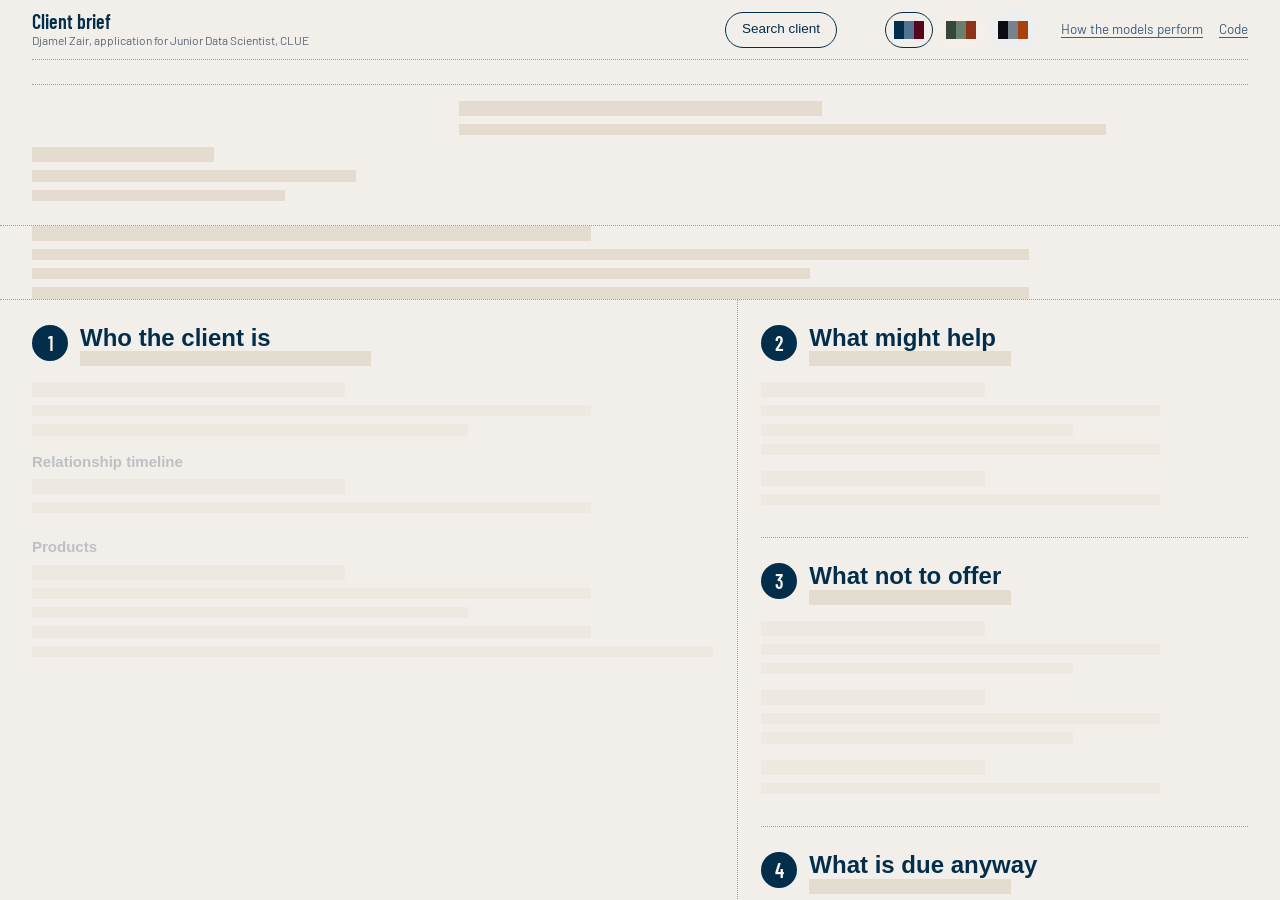
<file: index.html>
<!doctype html><html lang="en-GB"><head><meta charset="utf-8"><meta name="viewport" content="width=device-width, initial-scale=1">
<title>Client Meeting Brief</title><meta http-equiv="refresh" content="0; url=docs/brief/explore/atlas/"><link rel="canonical" href="docs/brief/explore/atlas/">
<style>body{font:16px/1.5 system-ui,sans-serif;margin:40px;color:#17242b;background:#fff}a{color:#1F4E5F}</style></head>
<body><p>Opening the client meeting brief. <a href="docs/brief/explore/atlas/">Open it here</a>.</p></body></html>
</file>
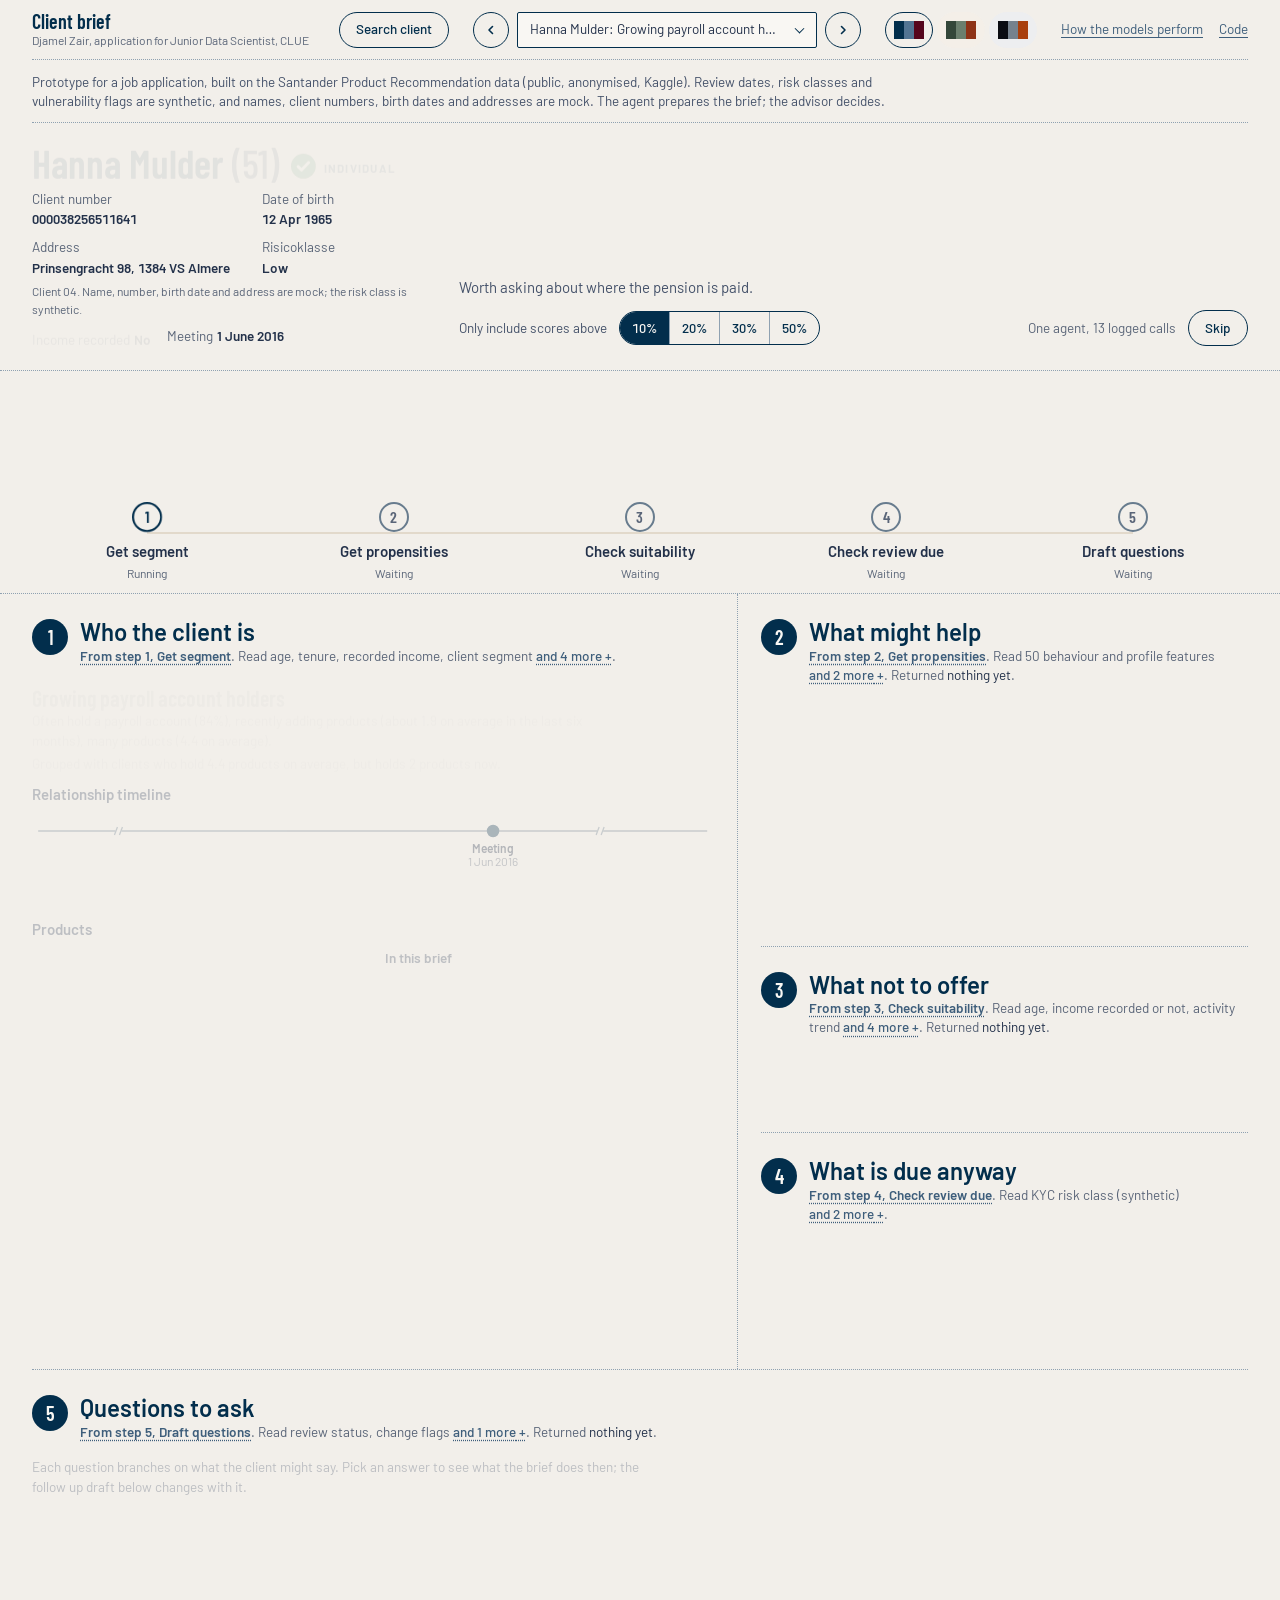
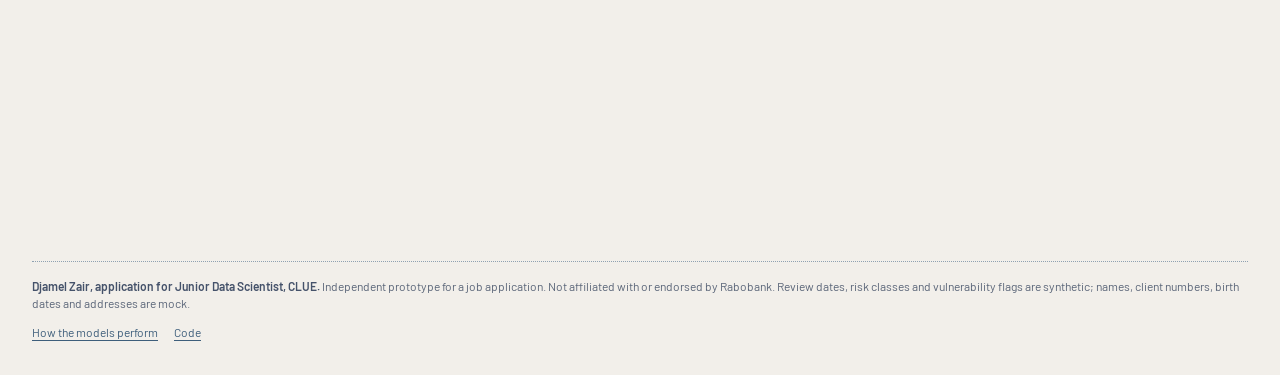
<file: docs/index.html>
<!doctype html><html lang="en-GB"><head><meta charset="utf-8"><meta name="viewport" content="width=device-width, initial-scale=1">
<title>Client Meeting Brief</title><meta http-equiv="refresh" content="0; url=brief/"><link rel="canonical" href="brief/">
<style>body{font:16px/1.5 system-ui,sans-serif;margin:40px;color:#17242b;background:#fff}a{color:#1F4E5F}</style></head>
<body><p>The brief has moved. <a href="brief/">Open the client meeting brief</a>.</p></body></html>
</file>
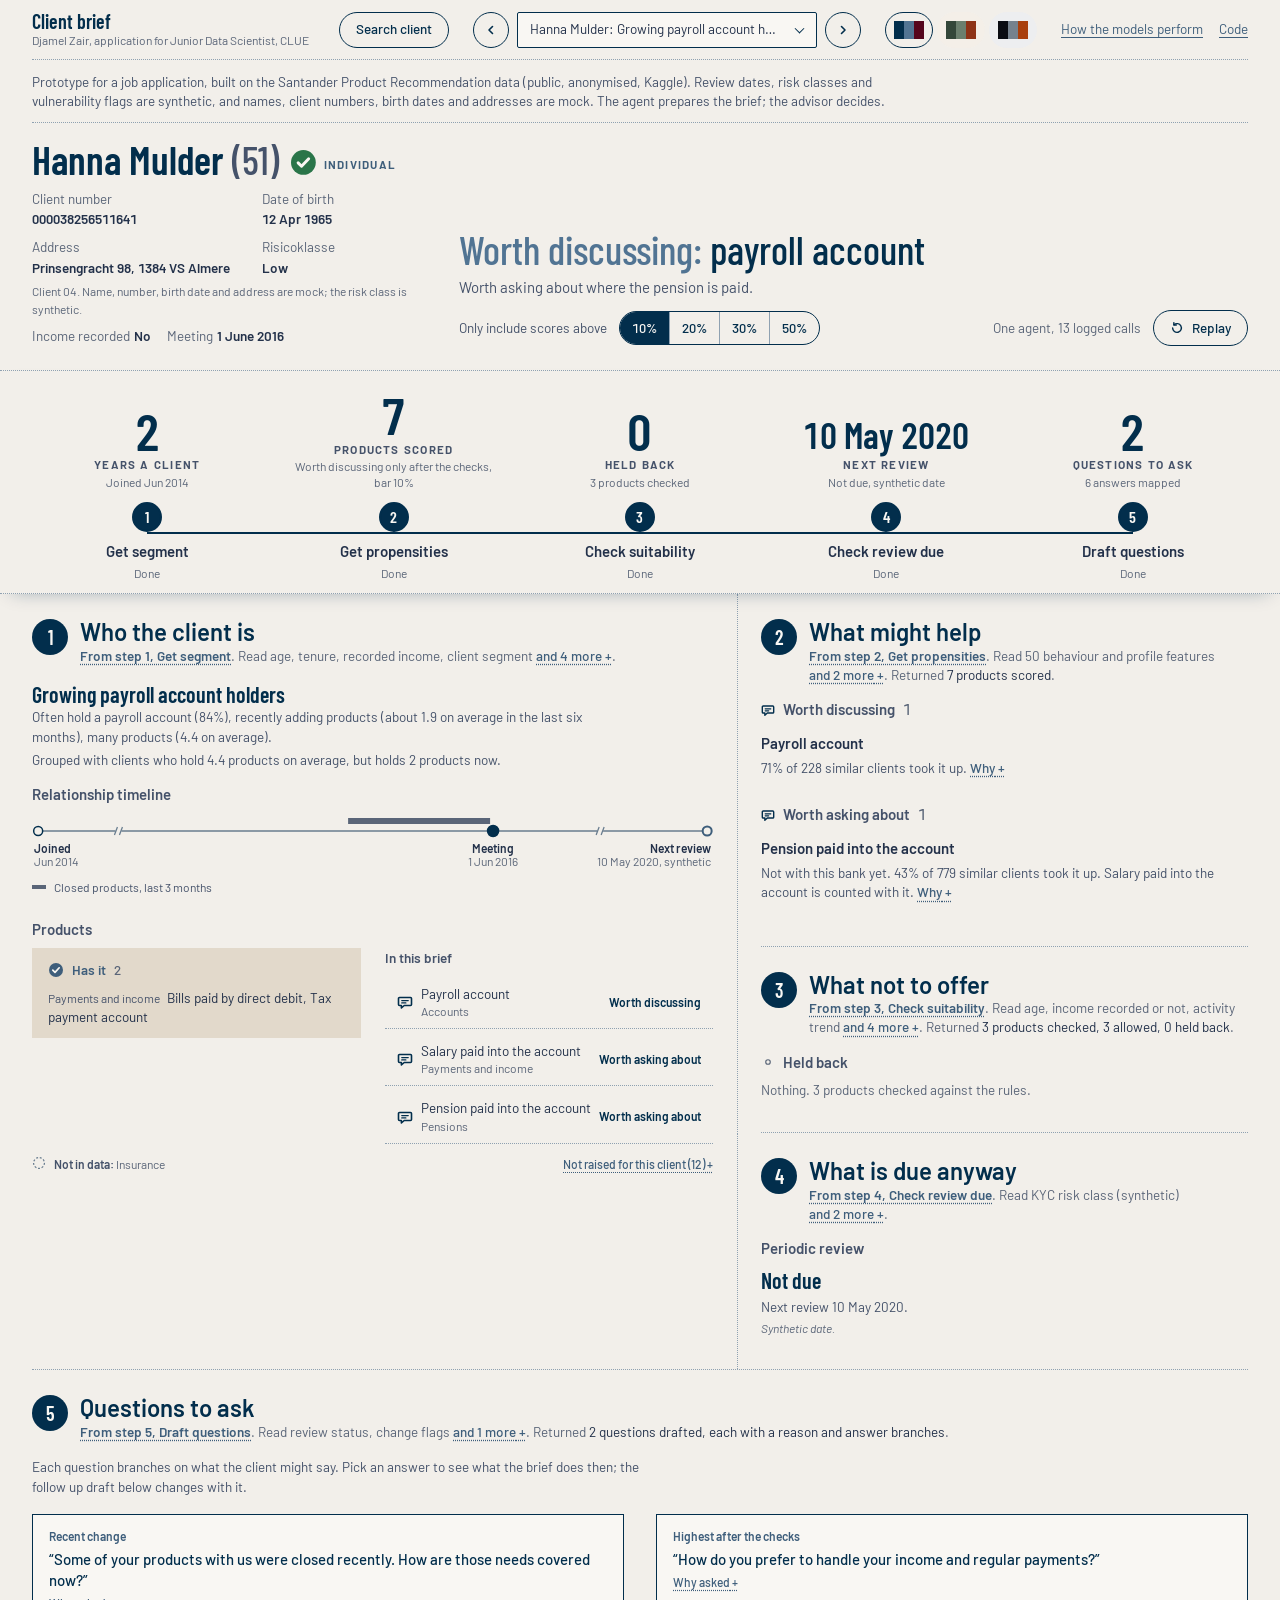
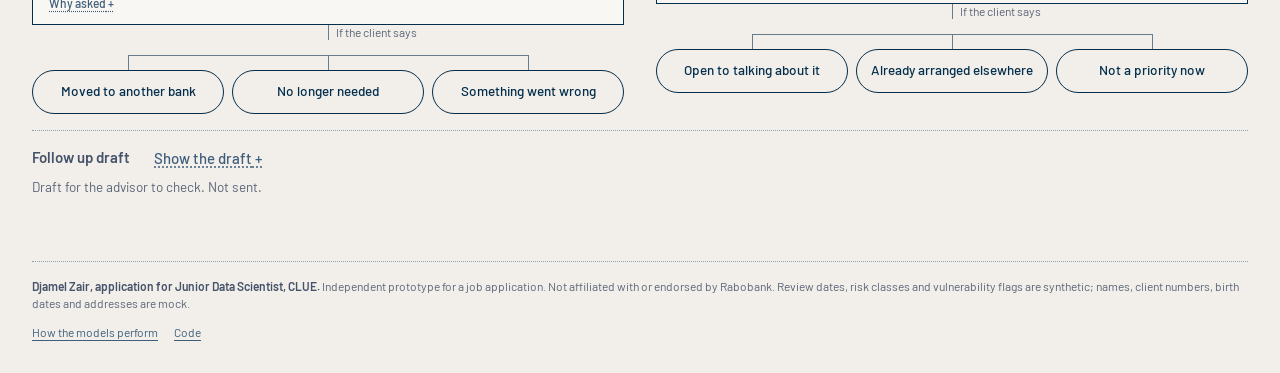
<file: docs/brief/index.html>
<!doctype html><html lang="en-GB"><head><meta charset="utf-8"><meta name="viewport" content="width=device-width, initial-scale=1">
<title>Client Meeting Brief</title>
<!-- the brief now lives in the atlas version. the script keeps the #client-NN part of the link, which a meta refresh drops;
     the old ?scheme= is left behind because the atlas has its own palettes. the earlier brief is kept at classic.html -->
<script>location.replace("explore/atlas/" + location.hash);</script>
<meta http-equiv="refresh" content="0; url=explore/atlas/"><link rel="canonical" href="explore/atlas/">
</head>
<body><p>The brief has moved. <a href="explore/atlas/">Open the client meeting brief</a>.</p></body></html>
</file>
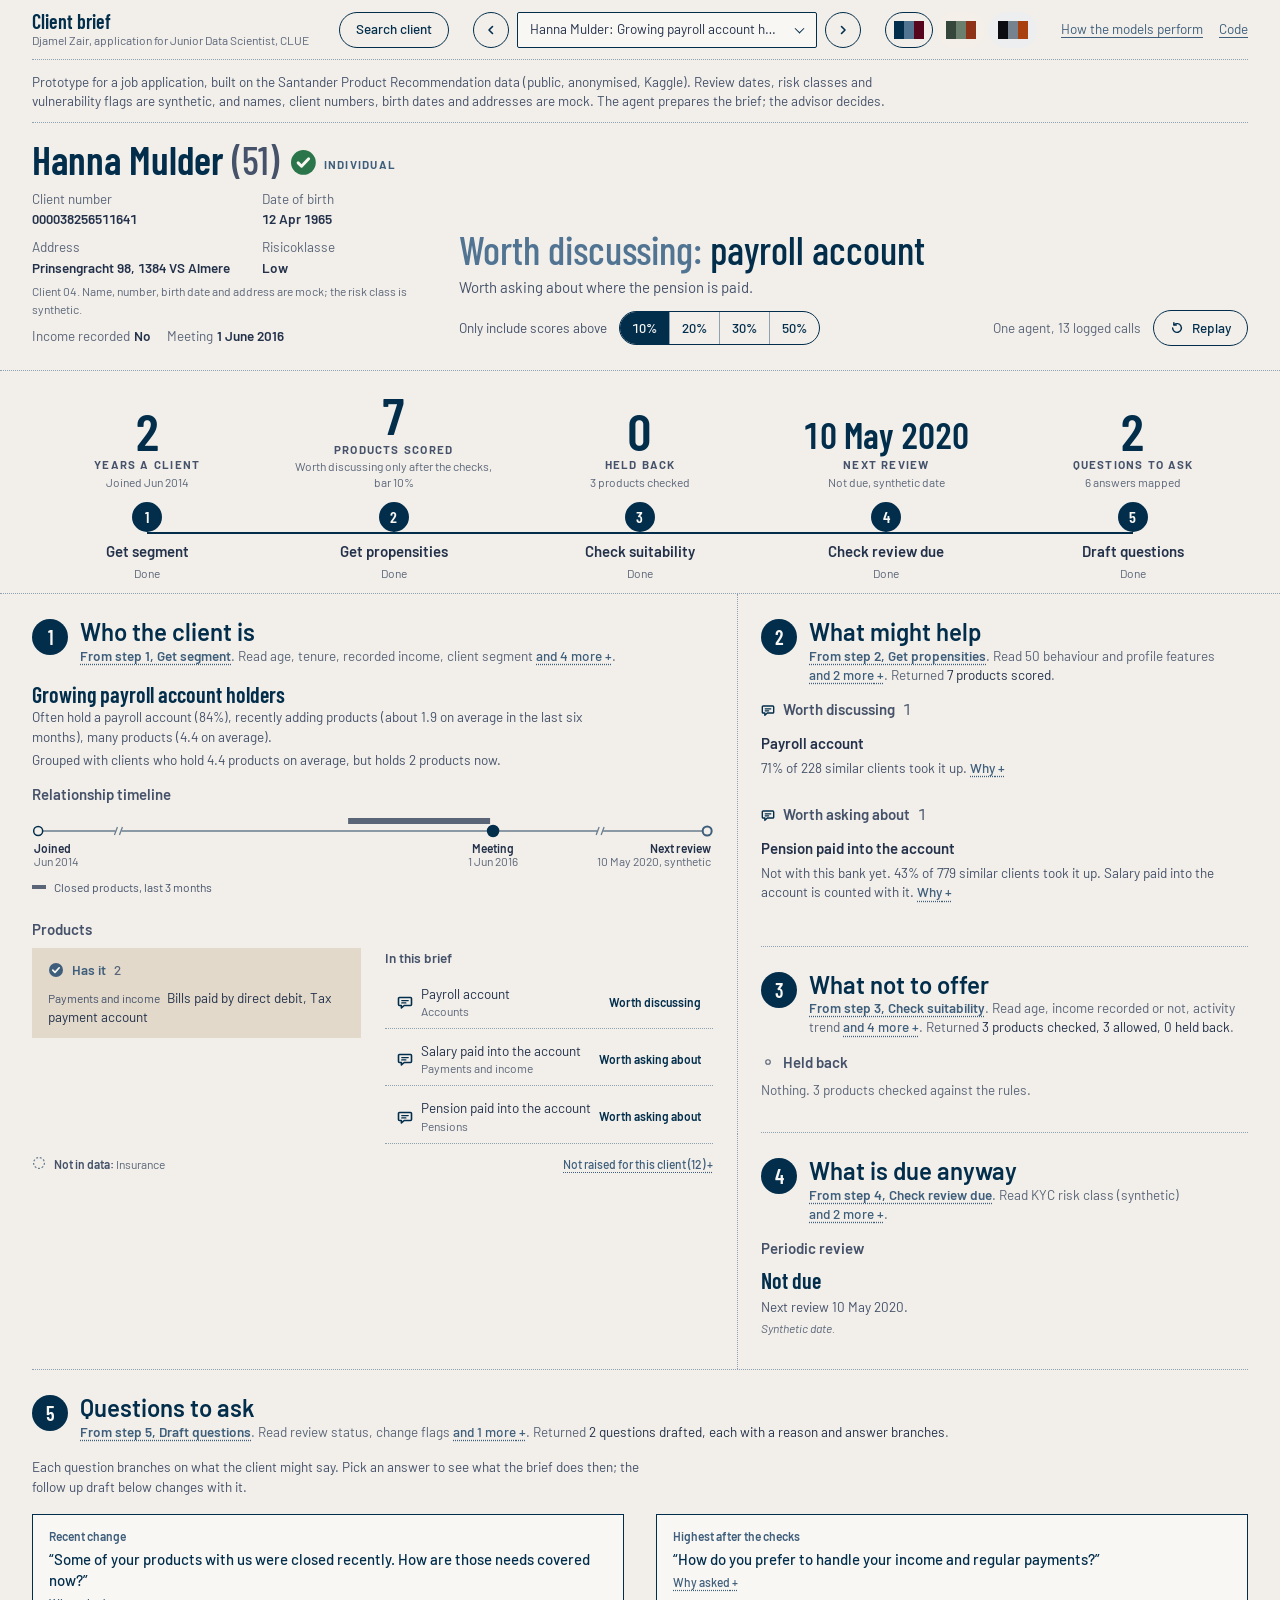
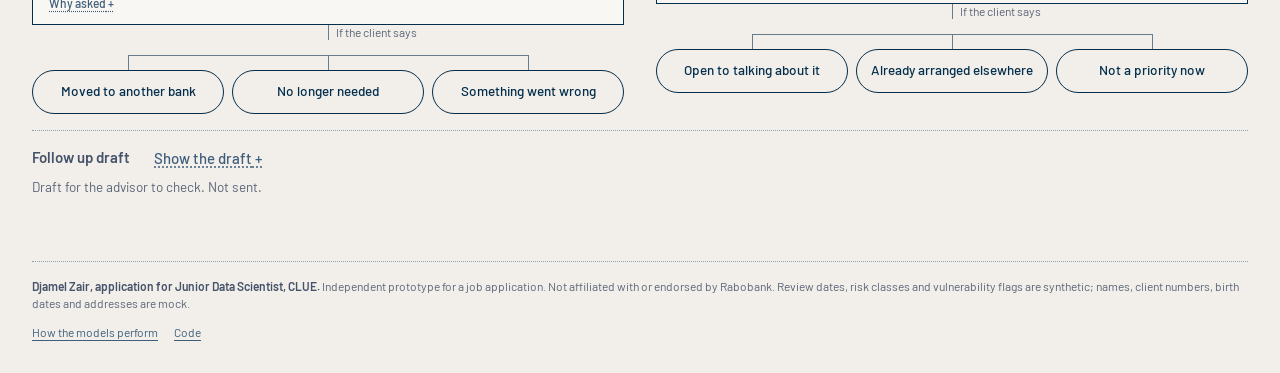
<file: docs/brief/explore/atlas/index.html>
<!doctype html><html lang="en-GB" data-pal="fabric"><head><meta charset="utf-8"><meta name="viewport" content="width=device-width, initial-scale=1">
<title>Client Brief Atlas</title>
<meta name="description" content="Direction C, Atlas: the client meeting brief as an infographic report. Five agent steps on a stepper across the top, each with its figure, then the five parts of the brief, with the questions drawn as decision trees.">
<link rel="preconnect" href="https://fonts.googleapis.com"><link rel="preconnect" href="https://fonts.gstatic.com" crossorigin>
<!-- google fonts css2 has no version parameter, so the url pins the exact families and weight axes instead -->
<link rel="stylesheet" href="https://fonts.googleapis.com/css2?family=Barlow+Condensed:wght@500;600&family=Barlow:ital,wght@0,400;0,500;0,600;1,400&display=swap">
<script>
/* sets the palette before the first paint: ?pal= wins, then this viewer's last choice, then fabric */
(function(){
  var P = ["fabric", "calm", "graphite"], m = /[?&]pal=(fabric|calm|graphite)\b/i.exec(location.search), p = m ? m[1].toLowerCase() : null;
  if (!p){ try { p = localStorage.getItem("atlas-pal"); } catch (e) {} }
  document.documentElement.setAttribute("data-pal", P.indexOf(p) >= 0 ? p : "fabric");
})();
</script>
<link rel="stylesheet" href="atlas.css">
</head>
<body>
<a class="v-skip" href="#report">Skip to the brief</a>
<div class="wrap">
  <header class="top">
    <div class="brand"><b>Client brief</b><span>Djamel Zair, application for Junior Data Scientist, CLUE</span></div>
    <button type="button" class="v-btn find-btn" id="find-open" aria-haspopup="dialog" aria-controls="find">Search client</button>
    <div id="picker"></div>
    <div class="pals" role="group" aria-label="Colour palette">
      <button type="button" class="pal" data-pal="fabric" data-palbtn aria-pressed="false" title="Fabric: navy, steel, stone, burgundy"><span class="sw" aria-hidden="true"><i></i><i></i><i></i></span><span class="pl">Fabric</span></button>
      <button type="button" class="pal" data-pal="calm" data-palbtn aria-pressed="false" title="Calm: sage, moss, ivory, sand, rust"><span class="sw" aria-hidden="true"><i></i><i></i><i></i></span><span class="pl">Calm</span></button>
      <button type="button" class="pal" data-pal="graphite" data-palbtn aria-pressed="false" title="Graphite: near black, slate, greys, orange"><span class="sw" aria-hidden="true"><i></i><i></i><i></i></span><span class="pl">Graphite</span></button>
    </div>
    <nav class="links" aria-label="Pages"><a href="../../../model.html">How the models perform</a><a id="code-l" href="https://github.com/DjamelZair/ClientMeetingBriefAgent-">Code</a></nav>
  </header>
  <div class="ctx" id="context"></div>

  <section class="mast" aria-label="Client and headline">
    <div class="ident" id="ident"></div>
    <div class="lead-col">
      <div id="headline"></div>
      <div class="ctrl"><div id="hbar"></div><div class="ag" id="agent-h"></div></div>
    </div>
  </section>
</div>

<nav class="stepper" id="stepper-w" aria-label="The agent's five steps, each with a figure from what it found">
  <div class="wrap"><div id="stepper"></div></div>
</nav>

<div class="wrap">
  <main class="report" id="report" tabindex="-1" aria-label="The brief, in five parts">
    <section class="part" data-n="1" id="part-1" aria-labelledby="ph-1">
      <header class="part-h"><span class="mk" aria-hidden="true">1</span><h2 id="ph-1">Who the client is</h2><div id="sl1"></div></header>
      <div id="group"></div>
      <div class="p1-grid">
        <div><h3 class="sub-h">Relationship timeline</h3><div id="timeline"></div></div>
        <div><h3 class="sub-h">Products</h3><div id="wallet"></div></div>
      </div>
    </section>
    <section class="part" data-n="2" id="part-2" aria-labelledby="ph-2">
      <header class="part-h"><span class="mk" aria-hidden="true">2</span><h2 id="ph-2">What might help</h2><div id="sl2"></div></header>
      <div id="discuss"></div><div id="ask"></div>
    </section>
    <section class="part" data-n="3" id="part-3" aria-labelledby="ph-3">
      <header class="part-h"><span class="mk" aria-hidden="true">3</span><h2 id="ph-3">What not to offer</h2><div id="sl3"></div></header>
      <div id="care"></div><div id="held"></div><div id="aside"></div>
    </section>
    <section class="part" data-n="4" id="part-4" aria-labelledby="ph-4">
      <header class="part-h"><span class="mk" aria-hidden="true">4</span><h2 id="ph-4">What is due anyway</h2><div id="sl4"></div></header>
      <div id="review"></div>
    </section>
    <section class="part" data-n="5" id="part-5" aria-labelledby="ph-5">
      <header class="part-h"><span class="mk" aria-hidden="true">5</span><h2 id="ph-5">Questions to ask</h2><div id="sl5"></div></header>
      <p class="p5-intro">Each question branches on what the client might say. Pick an answer to see what the brief does then; the follow up draft below changes with it.</p>
      <div id="questions"></div>
      <div id="followup"></div>
    </section>
  </main>
  <footer class="foot" id="foot"></footer>
</div>

<!-- the search reads the mock identities in mock.js: client id, client number, name and date of birth.
     the fields have no name attribute and the form never submits, so nothing typed here reaches a url -->
<dialog class="dlg" id="find" aria-labelledby="find-h" aria-describedby="find-note">
  <form id="find-f" novalidate>
    <div class="dlg-h"><h2 id="find-h">Search client</h2><button type="button" class="v-link dlg-x" id="find-x">Close</button></div>
    <p class="dlg-note" id="find-note">Names, client numbers and birth dates are mock. The public data has none of them.</p>
    <div class="fld"><label for="f-id">Client ID or client number (klant ID)</label><input id="f-id" type="text" autocomplete="off" spellcheck="false" aria-describedby="f-id-h"><p class="hint" id="f-id-h">For example 10, C10 or a 15 digit client number.</p></div>
    <div class="fld"><label for="f-name">Name</label><input id="f-name" type="text" autocomplete="off" spellcheck="false"></div>
    <div class="fld"><label for="f-dob">Date of birth</label><input id="f-dob" type="date" autocomplete="off"></div>
    <p class="dlg-out" id="find-out" role="status" aria-live="polite"></p>
    <div class="dlg-acts"><button type="submit" class="v-btn is-prime">Search</button></div>
  </form>
</dialog>

<script src="../../../field.js"></script>
<script src="mock.js"></script>
<script src="variants.js"></script>
<script>
/* this page only places components, plus the few that are its own: the masthead, the stepper with a figure per step,
   the step line under each part title, and the hover link between a step and its part */
var esc = function(s){ return String(s == null ? "" : s).replace(/[&<>"]/g, function(c){ return {"&": "&amp;", "<": "&lt;", ">": "&gt;", '"': "&quot;"}[c]; }); };
var U = V.util, plural = function(n, w){ return n + " " + w + (n === 1 ? "" : "s"); };

/* the masthead holds only what identifies the client: name (age), the verified tick, client number, date of birth,
   address and risicoklasse. the name, number, birth date and address come from mock.js; the age and the risk class from
   data.json. the group the client sits in is part 1's to say, not the identity's */
var RISK = {low: "Low", medium: "Middle", high: "High"};
var TICK = '<svg viewBox="0 0 16 16" aria-hidden="true"><circle cx="8" cy="8" r="8" fill="currentColor"/><path d="M4.6 8.3l2.2 2.2 4.6-4.8" fill="none" stroke="var(--on-prime)" stroke-width="1.9" stroke-linecap="round" stroke-linejoin="round"/></svg>';
function ident(el, ctx){
  var v = ctx.v, b = V.briefOf(v), p = b.who.profile || {}, id = V.mockOf(v.ref);
  /* every client is low unless the synthetic review layer puts them higher */
  var rc = (v.due && v.due.riskClass) || "low";
  var fact = function(dt, dd, tone){ return '<div><dt>' + dt + '</dt><dd' + (tone ? ' data-tone="' + tone + '"' : '') + '>' + esc(dd) + '</dd></div>'; };
  el.innerHTML = '<h1 data-from="1">' + esc(id ? id.name : v.ref) +
      (p.age == null ? '' : ' <span class="age">(' + Math.round(p.age) + ')</span>') +
      (id ? '<span class="ok" role="img" aria-label="Identity verified" title="Identity verified (mock)">' + TICK + '</span>' : '') +
      '<span class="seg" title="Bank segment recorded in the data">' + esc(p.segment ? U.cap(p.segment) : "Segment not recorded") + '</span></h1>' +
    '<dl class="idl">' +
      (id ? fact("Client number", id.number) + fact("Date of birth", shortDate(id.dob)) + fact("Address", id.address) : '') +
      fact("Risicoklasse", RISK[rc] || U.cap(rc), rc === "high" ? "hold" : "") + '</dl>' +
    (id ? '<p class="mock">' + esc(v.ref) + '. Name, number, birth date and address are mock; the risk class is synthetic.</p>' : '') +
    '<p class="facts"><span data-from="1">Income recorded<b>' + (p.income == null ? "No" : "Yes") + '</b></span>' +
    '<span>Meeting<b>' + esc(v.meeting) + '</b></span>' +
    (v.care ? '<span class="care" data-from="3" title="' + esc(v.care.signals.join(" ")) + '">Care<b>Check first</b></span>' : '') + '</p>';
}

var MON = ["Jan", "Feb", "Mar", "Apr", "May", "Jun", "Jul", "Aug", "Sep", "Oct", "Nov", "Dec"];
function shortDate(isoDay){ var d = V.iso(isoDay); return d.getDate() + " " + MON[d.getMonth()] + " " + d.getFullYear(); }
/* one figure per step, all from data.json: what the step found, as a number with a small label under it */
function figure(v, m, n){
  var b = V.briefOf(v), p = b.who.profile || {};
  if (n === 1){
    if (p.tenure_months == null) return {n: "Not recorded", word: 1, l: "tenure", s: ""};
    var mo = Math.round(p.tenure_months), joined = V.addMonths(V.iso(b.meeting_date), -mo);
    if (mo >= 24) return {n: Math.floor(mo / 12), l: Math.floor(mo / 12) === 1 ? "year a client" : "years a client", s: "Joined " + V.monYear(joined)};
    return {n: mo, l: mo === 1 ? "month a client" : "months a client", s: "Joined " + V.monYear(joined)};
  }
  /* step 2 shows how many products it scored, not how many are worth discussing: a count of suggestions reads like a target.
     what is worth discussing after the checks is said in words, in the headline and in part 2 */
  if (n === 2){
    var sc = parseInt(V.retWords(v, 1), 10);
    return {n: isNaN(sc) ? v.ranked.length : sc, l: "products scored", s: "Worth discussing only after the checks, bar " + U.pct(m.t)};
  }
  if (n === 3){
    var h = V.lane(m, "hold").length, c = v.toolLog.filter(function(e){ return e.tool === "check_suitability"; }).length;
    return {n: h, l: "held back", s: c ? plural(c, "product") + " checked" : "Nothing to check", tone: h ? "hold" : ""};
  }
  if (n === 4){
    var d = v.due;
    if (d.state === "overdue") return {n: -d.days, l: -d.days === 1 ? "day overdue" : "days overdue", s: "Periodic review, synthetic date", tone: "hold"};
    if (d.state === "none") return {n: "No date", word: 1, l: "periodic review", s: "Nothing on file"};
    /* a review that is not due shows its date, not a day count years long */
    if (d.state === "not_due") return {n: shortDate(b.due_anyway.next_review), word: 1, l: "next review", s: "Not due, synthetic date"};
    return {n: d.days, l: d.days === 1 ? "day to the review" : "days to the review", s: "Synthetic date, can be covered now"};
  }
  var na = v.questions.reduce(function(a, q){ return a + q.answers.length; }, 0);
  return {n: v.questions.length, l: v.questions.length === 1 ? "question to ask" : "questions to ask", s: plural(na, "answer") + " mapped"};
}
function stepper(el, ctx){
  var v = ctx.v, S = V.state;
  el.innerHTML = '<ol class="at-steps">' + v.steps.map(function(s, k){
    var n = k + 1, st = S.replaying ? (S.stepState[k] || "wait") : "done", status = V.stepStatus(v, k), f = figure(v, ctx.m, n);
    var stw = st === "done" ? V.statusWords(v, k, status) : st === "run" ? "Running" : "Waiting";
    return '<li class="at-node v-step" id="v-step-' + n + '" data-step-n="' + n + '" data-s="' + st + '" data-status="' + status + '">' +
      '<div class="at-fig" data-from="' + n + '"' + (V.stepDone(n) ? '' : ' data-ready="0"') + (f.tone ? ' data-tone="' + f.tone + '"' : '') + '>' +
        '<span class="n' + (f.word ? ' word' : '') + '">' + esc(f.n) + '</span><span class="l">' + esc(f.l) + '</span>' + (f.s ? '<span class="s">' + esc(f.s) + '</span>' : '') + '</div>' +
      '<span class="v-step-n" aria-hidden="true">' + n + '</span>' +
      '<div class="at-cap"><button type="button" class="v-step-btn" data-act="link" data-step="' + n + '" aria-pressed="' + (S.link === n) + '" aria-label="Step ' + n + ', ' + esc(s.name) + '. Show the part it produced">' + esc(s.name) + '</button>' +
        '<span class="v-st" data-status="' + (st === "done" ? status : st) + '">' + esc(stw) + '</span></div></li>';
  }).join("") + '</ol>';
  fitStepper();
}
stepper.deps = ["client", "model", "replay"];

/* the step line under a part title: the step that made it, what it read, and what it returned.
   parts 1 and 4 drop the returned line, because the part right under it says the same words */
function stepLine(el, ctx, o){
  var v = ctx.v, S = V.state, n = o.n, k = n - 1, s = v.steps[k], reads = V.readWords(s), shown = [], open = !!S.open["sl" + n];
  for (var r = 0; r < reads.length; r++){ if (shown.length && shown.concat([reads[r]]).join(", ").length > 46) break; shown.push(reads[r]); }
  var done = V.stepDone(n), ret = [2, 3, 5].indexOf(n) >= 0;
  el.innerHTML = '<p class="at-sl"><button type="button" class="from" data-act="link" data-step="' + n + '" aria-pressed="' + (S.link === n) + '" aria-label="Made by step ' + n + ', ' + esc(s.name) + '. Show the step">From step ' + n + ', ' + esc(s.name) + '</button>. ' +
    'Read ' + esc(/^[A-Z]{2}/.test(shown[0] || "") ? shown.join(", ") : U.low1(shown.join(", "))) + (reads.length > shown.length ? ' <button type="button" class="v-link" data-act="toggle" data-key="sl' + n + '" aria-expanded="' + open + '" aria-controls="at-sl-' + n + '">and ' + (reads.length - shown.length) + ' more</button>' : '') + '.' +
    (ret ? ' Returned <span class="ret">' + (done ? esc(U.low1(V.retWords(v, k))) : "nothing yet") + '</span>.' : '') + '</p>' +
    '<div class="at-sl-more at-sl" id="at-sl-' + n + '"' + (open ? '' : ' hidden') + '><p>Also read: ' + esc(reads.slice(shown.length).join(", ")) + '.</p><ul>' +
    s.calls.map(function(e){ return '<li><span class="v-tool">' + esc(e.tool) + '</span> ' + esc(Field.clean(e.summary)) + '</li>'; }).join("") + '</ul><p>' + esc(s.rule) + '</p></div>';
}
stepLine.deps = ["client", "replay"];

function agentHead(el, ctx){
  var S = V.state, n = ctx.v.nCalls;
  el.innerHTML = '<span>One agent, ' + plural(n, "logged call") + '</span>' +
    (S.replaying ? '<button type="button" class="v-btn" data-act="skip">Skip</button>'
      : '<button type="button" class="v-btn" data-act="replay" aria-label="Replay the one agent, ' + plural(n, "logged call") + '">' + V.glyph("replay", 14) + 'Replay</button>');
}
agentHead.deps = ["client", "replay"];
function groupCard(el, ctx){
  var v = ctx.v;
  var mm = V.briefOf(v).who.mismatch;
  el.innerHTML = '<div data-from="1"><p class="grp-nm">' + esc(v.who.name) + '</p><p class="grp-d">' + esc(U.cap(v.who.description)) + '.</p>' +
    (mm ? '<p class="grp-mm">' + esc(mm) + '</p>' : '') + '</div>';
}
function scoreBar(el, ctx){ V.components.bar(el, ctx); var l = el.querySelector("#v-bar-l"); if (l) l.textContent = "Only include scores above"; }
scoreBar.deps = ["client", "model"];
/* the products the agent did not raise stay one click away, so a full wallet stays short */
function wallet(el, ctx){
  V.components.wallet(el, ctx, {split: true});
  var q = el.querySelector(".v-wcat-quiet"); if (!q) return;
  var h = q.querySelector(".v-wcat-h"), open = !!V.state.open.wq, n = 0;
  q.querySelectorAll(".v-wquiet").forEach(function(p){ n += p.textContent.split(":").slice(1).join(":").split(",").length; });
  q.id = "l2-wq"; q.hidden = !open; h.remove();
  var line = el.querySelector(".v-wnone");
  (line || q).insertAdjacentHTML(line ? "beforeend" : "beforebegin", '<button type="button" class="v-link v-wq-tog" data-act="toggle" data-key="wq" aria-expanded="' + open + '" aria-controls="l2-wq">' + esc(h.textContent) + ' (' + n + ')</button>');
}
wallet.deps = ["client", "model"];

var mounts = {
  "#ident": [ident, {sk: 3}], "#headline": ["headline", {sk: 2}], "#hbar": scoreBar, "#agent-h": [agentHead, {sk: 1}],
  "#stepper": [stepper, {sk: 4}], "#group": [groupCard, {sk: 3}], "#timeline": ["timeline", {sk: 2}], "#wallet": [wallet, {sk: 5}],
  "#discuss": ["discuss", {tags: false, sk: 4}], "#ask": ["ask", {tags: false, sk: 2}],
  "#care": "care", "#held": ["held", {tags: false, sk: 3}], "#aside": ["aside", {asideWhy: "toggle", tags: false, sk: 2}],
  "#review": ["review", {tags: false, sk: 3}], "#questions": ["questions", {sk: 6}], "#followup": ["followup", {tags: false, sk: 1}]
};
for (var n = 1; n <= 5; n++) mounts["#sl" + n] = [stepLine, {n: n, sk: 1}];
V.boot({chrome: [["#picker", "picker"], ["#context", "context"], ["#foot", "footer"]], mounts: mounts})
  .then(function(F){ if (F && F.links.code) document.getElementById("code-l").href = F.links.code; });

/* the figures share one height so the rail runs straight; only that row scrolls away when the stepper sticks */
var stepW = document.getElementById("stepper-w");
function fitStepper(){
  var figs = stepW.querySelectorAll(".at-fig"); if (!figs.length) return;
  stepW.style.setProperty("--fig-row", "auto");
  var h = 0; figs.forEach(function(f){ h = Math.max(h, f.offsetHeight); });
  var pad = parseFloat(getComputedStyle(stepW.querySelector(".at-steps")).paddingTop) || 0;
  stepW.style.setProperty("--fig-row", h + "px");
  stepW.style.setProperty("--fig-h", (h + pad) + "px");
  document.documentElement.style.setProperty("--stick-h", (stepW.offsetHeight - h - pad) + "px");
  spy();
}

/* a part is on when its step is pinned, done when its step is done (or always outside a replay) */
function lanes(){
  var S = V.state, cur = V.links.current();
  document.querySelectorAll(".part[data-n]").forEach(function(p){
    var k = +p.getAttribute("data-n");
    p.toggleAttribute("data-on", k === cur);
    p.toggleAttribute("data-done", !S.replaying || S.stepState[k - 1] === "done");
  });
  var hold = S.m ? V.lane(S.m, "hold").length : 0;
  document.getElementById("part-3").toggleAttribute("data-hold", hold > 0);
}
V.on("render", lanes); V.on("link", lanes); V.on("step", lanes);

/* hover or focus on a part lights its node on the stepper, and the other way round */
function hoverTo(n){
  document.querySelectorAll(".at-node").forEach(function(x){ x.toggleAttribute("data-hover", +x.getAttribute("data-step-n") === n); });
  document.querySelectorAll(".part[data-n]").forEach(function(x){ x.toggleAttribute("data-hover", +x.getAttribute("data-n") === n); });
}
function hoverFrom(t){
  var p = t.closest && t.closest(".part[data-n]"), s = t.closest && t.closest(".at-node");
  return p ? +p.getAttribute("data-n") : s ? +s.getAttribute("data-step-n") : 0;
}
document.addEventListener("pointerover", function(e){ hoverTo(hoverFrom(e.target)); });
document.addEventListener("focusin", function(e){ hoverTo(hoverFrom(e.target)); });
document.documentElement.addEventListener("mouseleave", function(){ hoverTo(0); });

/* pinning a step from the stepper brings its part into view when it is off screen */
var reduce = window.matchMedia && window.matchMedia("(prefers-reduced-motion: reduce)").matches;
document.addEventListener("click", function(e){
  var b = e.target.closest(".at-steps [data-act='link'], .at-fig"); if (!b) return;
  var n = +(b.getAttribute("data-step") || b.getAttribute("data-from"));
  if (V.links.current() !== n) return;
  var p = document.getElementById("part-" + n), r = p.getBoundingClientRect(), top = parseFloat(getComputedStyle(document.documentElement).getPropertyValue("--stick-h")) || 0;
  if (r.top < top || r.top > innerHeight * 0.6) p.scrollIntoView({behavior: reduce ? "auto" : "smooth", block: "start"});
});

/* the part under the stepper's lower edge marks its step as the one in view. an intersection observer on a thin line,
   never a scroll listener */
var io = null;
function spy(){
  if (io) io.disconnect();
  if (!("IntersectionObserver" in window) || innerWidth <= 760){ document.querySelectorAll(".at-node[data-view]").forEach(function(x){ x.removeAttribute("data-view"); }); return; }
  var top = Math.round(stepW.getBoundingClientRect().height - (parseFloat(stepW.style.getPropertyValue("--fig-h")) || 0) + 24);
  io = new IntersectionObserver(function(es){
    es.forEach(function(en){
      var node = document.getElementById("v-step-" + en.target.getAttribute("data-n"));
      if (node) node.toggleAttribute("data-view", en.isIntersecting);
    });
  }, {rootMargin: (-top) + "px 0px " + (-(innerHeight - top - 2)) + "px 0px"});
  document.querySelectorAll(".part[data-n]").forEach(function(p){ io.observe(p); });
}

/* the palette switch: each swatch paints itself from its own palette. the choice is kept for this viewer only */
function palSet(p, save){
  document.documentElement.setAttribute("data-pal", p);
  document.querySelectorAll("[data-palbtn]").forEach(function(b){ b.setAttribute("aria-pressed", String(b.getAttribute("data-pal") === p)); });
  if (!save) return;
  try { localStorage.setItem("atlas-pal", p); } catch (e) {}
  try { var u = new URL(location.href); u.searchParams.set("pal", p); history.replaceState(null, "", u); } catch (e) {}
}
palSet(document.documentElement.getAttribute("data-pal"), false);
document.querySelectorAll("[data-palbtn]").forEach(function(b){ b.addEventListener("click", function(){ palSet(b.getAttribute("data-pal"), true); }); });

/* the search dialog. a modal dialog keeps focus inside it and closes on escape. every filled field has to match;
   the name matches on any part of it, the date of birth exactly. nothing typed is stored or logged */
var dlg = document.getElementById("find"), dOpen = document.getElementById("find-open"), dOut = document.getElementById("find-out");
dOpen.addEventListener("click", function(){ dOut.textContent = ""; dlg.showModal(); document.getElementById("f-id").focus(); });
document.getElementById("find-x").addEventListener("click", function(){ dlg.close(); });
dlg.addEventListener("click", function(e){ if (e.target === dlg) dlg.close(); });
dlg.addEventListener("close", function(){ document.getElementById("find-f").reset(); dOut.textContent = ""; dOpen.focus(); });
/* escape belongs to the dialog while it is open, so it does not also clear a pinned step behind it */
document.addEventListener("keydown", function(e){ if (dlg.open && e.key === "Escape") e.stopPropagation(); }, true);
document.getElementById("find-f").addEventListener("submit", function(e){
  e.preventDefault();
  var raw = document.getElementById("f-id").value.trim(), nm = document.getElementById("f-name").value.trim().toLowerCase(), dob = document.getElementById("f-dob").value;
  var F = V.state.F;
  if (!raw && !nm && !dob){ dOut.textContent = "Enter a client ID, client number, name or date of birth."; return; }
  if (!F) return;
  var m = /^(?:c|client)?\s*0*(\d{1,3})$/i.exec(raw), digits = raw.replace(/\D/g, "").replace(/^0+/, "");
  var hits = F.clients.filter(function(c){
    var id = V.mockOf(c.ref) || {};
    if (raw && !(m ? +c.ref.replace(/\D/g, "") === +m[1] : digits && (id.number || "").replace(/^0+/, "") === digits)) return false;
    if (nm && (id.name || "").toLowerCase().indexOf(nm) < 0) return false;
    if (dob && id.dob !== dob) return false;
    return true;
  });
  if (!hits.length){ dOut.textContent = "No showcase client matches. The showcase has " + F.count + " clients."; return; }
  if (hits.length > 1){ dOut.textContent = hits.length + " clients match: " + hits.slice(0, 4).map(function(c){ return V.mockOf(c.ref).name; }).join(", ") + (hits.length > 4 ? " and more" : "") + ". Add a field to narrow it down."; return; }
  dlg.close(); V.show(hits[0].index, true);
});

/* the stepper casts its shadow only while it rides at the top, which is once the masthead has left the screen */
if ("IntersectionObserver" in window) new IntersectionObserver(function(es){ stepW.toggleAttribute("data-stuck", !es[0].isIntersecting); }).observe(document.querySelector(".mast"));

/* the timeline is drawn to its box, so it redraws when the box or the face changes */
var tlw = 0, tl = document.getElementById("timeline");
function redrawTimeline(force){ var w = tl.clientWidth; if (w && (force || Math.abs(w - tlw) > 2) && V.state.v){ tlw = w; V.components.timeline(tl, {v: V.state.v, m: V.state.m}, {}); V.links.apply(); } }
new ResizeObserver(function(){ redrawTimeline(false); }).observe(tl);
var stepWW = 0;
new ResizeObserver(function(){ var w = stepW.clientWidth; if (Math.abs(w - stepWW) > 1){ stepWW = w; requestAnimationFrame(fitStepper); } }).observe(stepW);
V.on("resize", function(){ redrawTimeline(true); });
if (document.fonts && document.fonts.ready) document.fonts.ready.then(fitStepper);
</script>
</body></html>
</file>
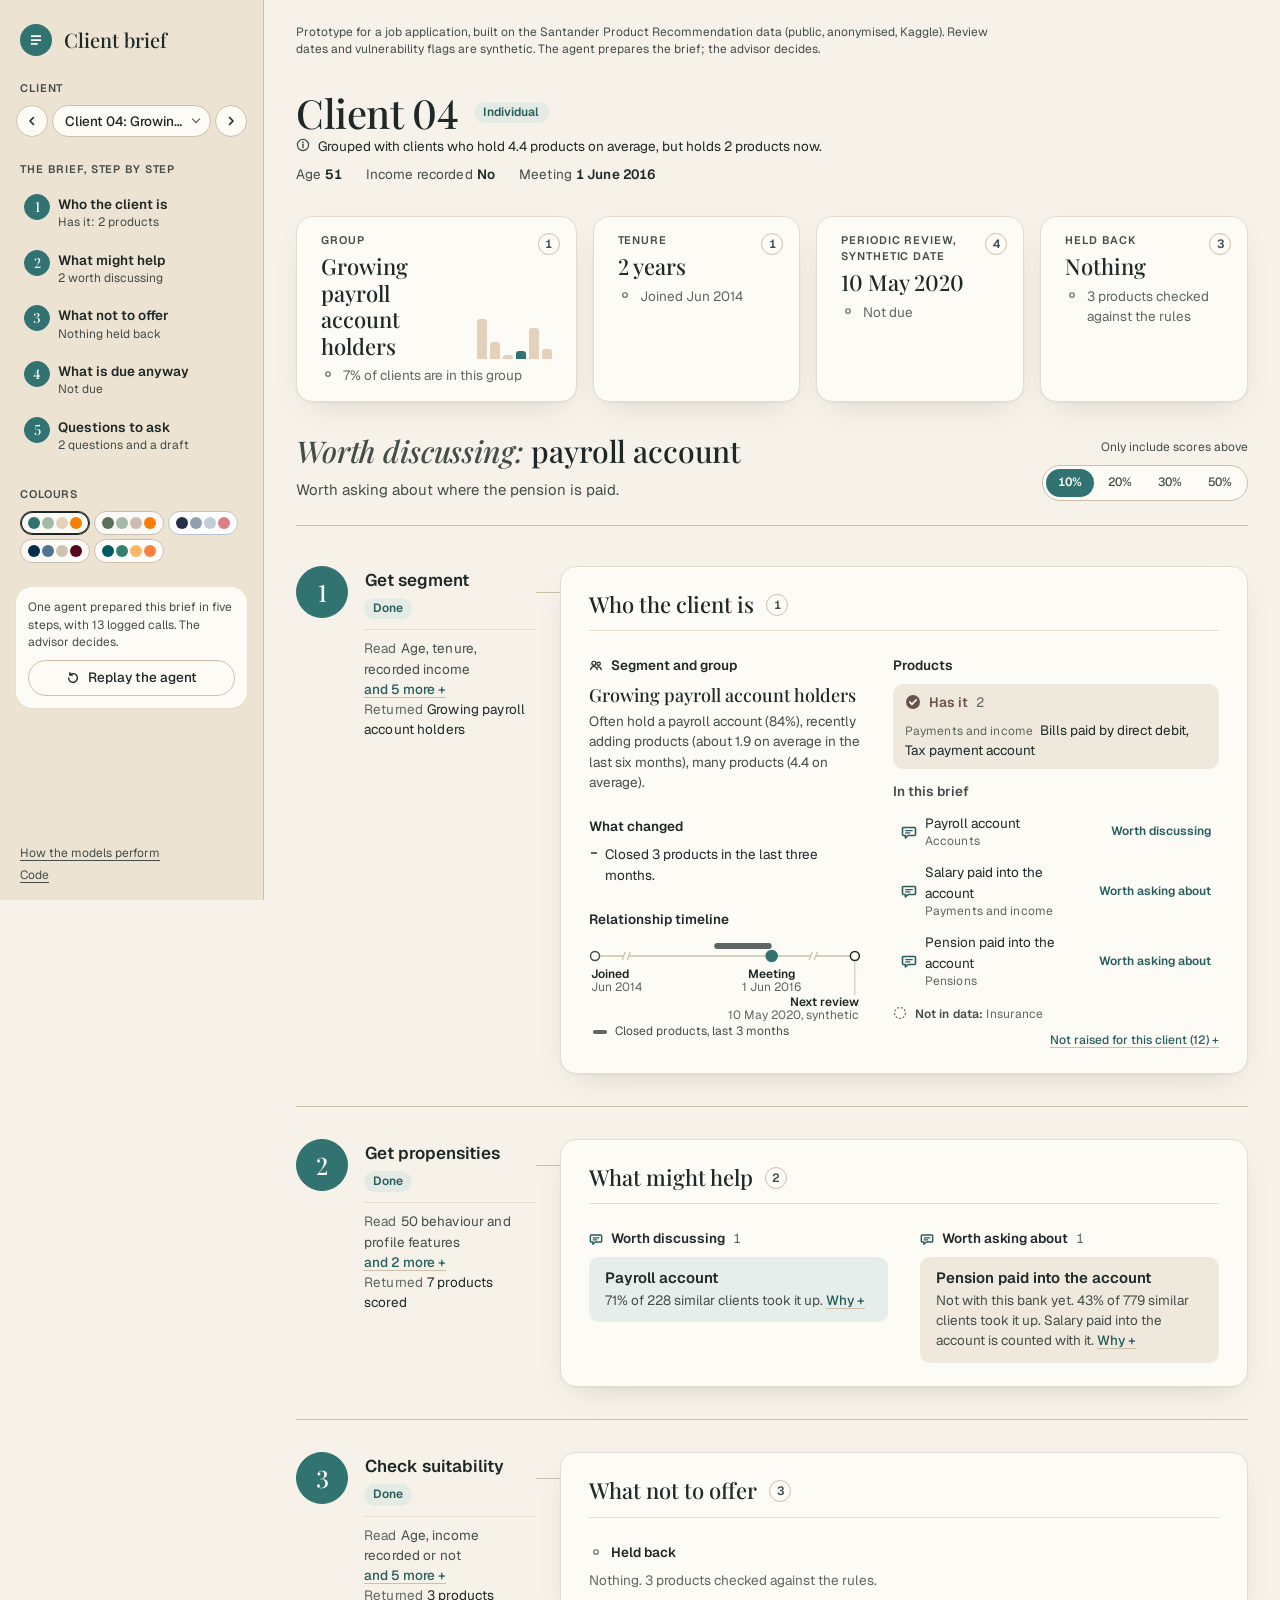
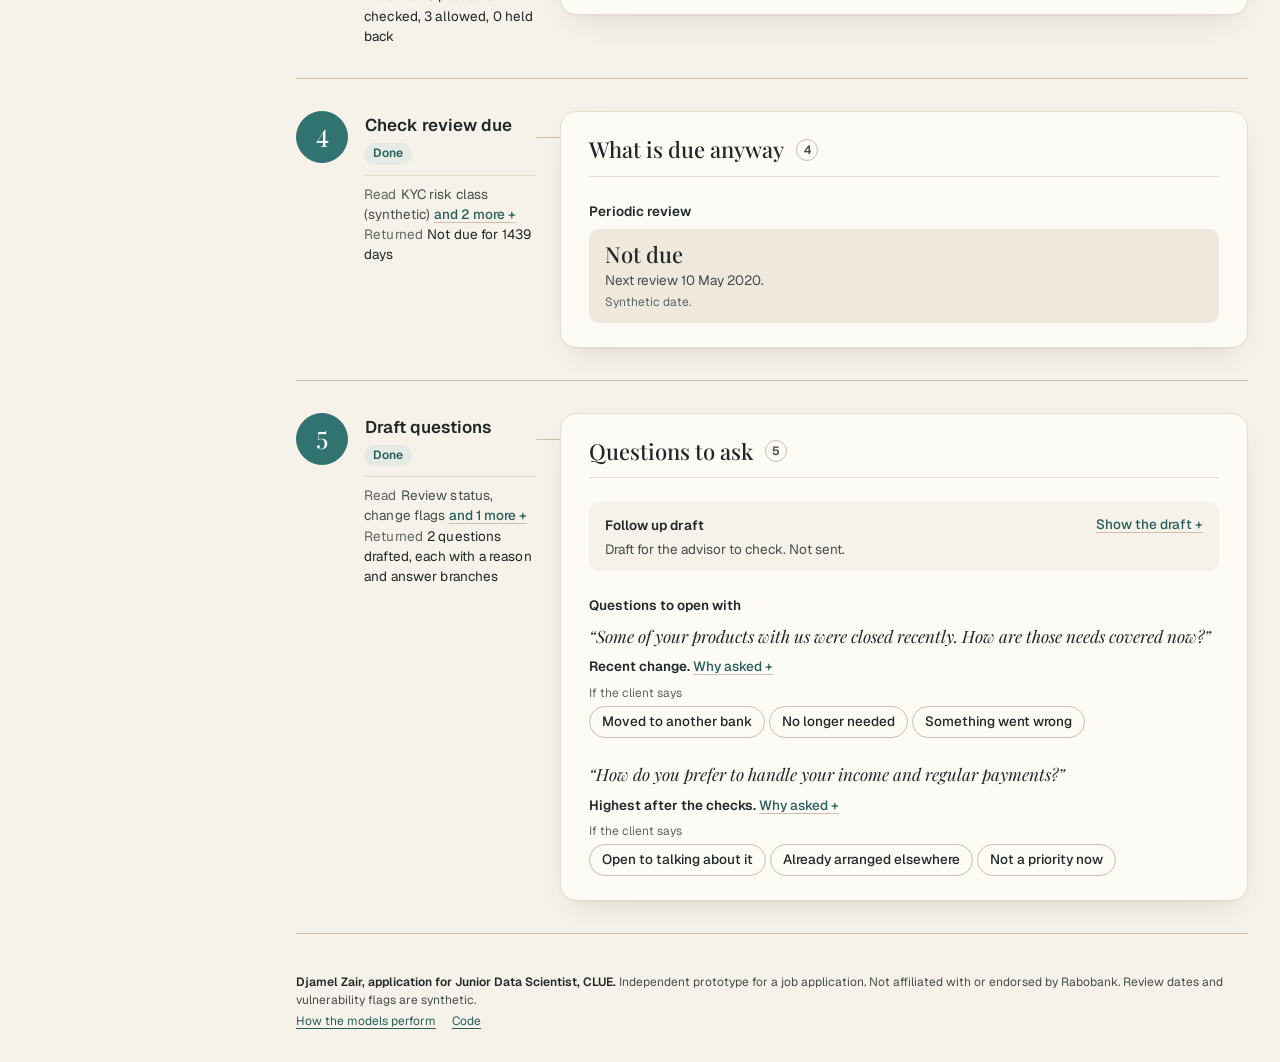
<file: docs/brief/explore/ledger/index.html>
<!doctype html><html lang="en-GB"><head><meta charset="utf-8"><meta name="viewport" content="width=device-width, initial-scale=1">
<title>Client Brief Ledger</title>
<meta name="description" content="Ledger, a warm editorial direction for the client meeting brief: one agent runs five steps, and each step sits beside the part of the brief it produced.">
<link rel="preconnect" href="https://fonts.googleapis.com"><link rel="preconnect" href="https://fonts.gstatic.com" crossorigin>
<!-- google fonts css2 has no version parameter, so the url pins the exact families and weights instead -->
<link rel="stylesheet" href="https://fonts.googleapis.com/css2?family=Playfair+Display:ital,wght@0,500;0,600;1,500&family=Geist:wght@400;500;600&display=swap">
<link rel="stylesheet" href="ledger.css">
</head>
<body>
<a class="v-skip" href="#stage">Skip to the brief</a>

<aside class="rail" aria-label="Client and brief index">
  <div class="brand"><span class="mk" aria-hidden="true"><svg width="14" height="14" viewBox="0 0 16 16"><path d="M3 3.5h10M3 8h10M3 12.5h6" stroke="currentColor" stroke-width="2" stroke-linecap="round"/></svg></span><b>Client brief</b></div>
  <section class="rail-sec"><h2 class="rail-h">Client</h2><div id="picker"></div></section>
  <section class="rail-sec rn-sec"><h2 class="rail-h">The brief, step by step</h2><nav id="railnav" aria-label="The five parts of the brief"></nav></section>
  <section class="rail-sec"><h2 class="rail-h" id="pal-h">Colours</h2><div class="pal" role="group" aria-labelledby="pal-h" id="pal"></div></section>
  <div class="agent" id="agent-h"></div>
  <div class="rail-foot"><a href="../../../model.html">How the models perform</a><a id="code-l" href="https://github.com/DjamelZair/ClientMeetingBriefAgent-">Code</a></div>
</aside>

<main class="page" id="main">
  <div class="ctx" id="context"></div>

  <header class="mast" aria-label="Client"><div id="identity"></div><div id="facts"></div></header>

  <section class="sum" aria-label="Client summary"><div id="summary"></div></section>

  <section class="head" id="stage" aria-label="Headline" tabindex="-1">
    <div id="headline"></div>
    <div class="hbar" id="hbar"></div>
  </section>

  <ol class="spine" aria-label="The agent's five steps, each beside the part of the brief it produced">
    <li class="lane" data-n="1" id="row-1">
      <div class="node" id="node-1"></div>
      <section class="part v-card" aria-labelledby="ph-1"><div id="ph1"></div>
        <div class="p1">
          <div class="p1-l"><div id="group"></div><div id="changes"></div><div><h3 class="sub-h">Relationship timeline</h3><div id="timeline"></div></div></div>
          <div><h3 class="sub-h">Products</h3><div id="wallet"></div></div>
        </div>
      </section>
    </li>
    <li class="lane" data-n="2" id="row-2">
      <div class="node" id="node-2"></div>
      <section class="part v-card" aria-labelledby="ph-2"><div id="ph2"></div><div class="cols"><div id="discuss"></div><div id="ask"></div></div></section>
    </li>
    <li class="lane" data-n="3" id="row-3">
      <div class="node" id="node-3"></div>
      <section class="part v-card" aria-labelledby="ph-3"><div id="ph3"></div><div id="care"></div><div class="cols"><div id="held"></div><div id="aside"></div></div></section>
    </li>
    <li class="lane" data-n="4" id="row-4">
      <div class="node" id="node-4"></div>
      <section class="part v-card" aria-labelledby="ph-4"><div id="ph4"></div><div id="review"></div></section>
    </li>
    <li class="lane" data-n="5" id="row-5">
      <div class="node" id="node-5"></div>
      <section class="part v-card" aria-labelledby="ph-5"><div id="ph5"></div><div id="followup"></div><div id="questions"></div></section>
    </li>
  </ol>

  <footer class="foot" id="foot"></footer>
</main>

<script src="../../../field.js"></script>
<script src="brief.js"></script>
<script>
/* this page only places components. its own pieces: the kpi cards, the rail index, the agent box, the group and the changes */
var esc = function(s){ return String(s == null ? "" : s).replace(/[&<>"]/g, function(c){ return {"&": "&amp;", "<": "&lt;", ">": "&gt;", '"': "&quot;"}[c]; }); };
var MON = ["Jan", "Feb", "Mar", "Apr", "May", "Jun", "Jul", "Aug", "Sep", "Oct", "Nov", "Dec"];
function day(s){ var d = new Date(s + "T00:00:00"); return d.getDate() + " " + MON[d.getMonth()] + " " + d.getFullYear(); }
function briefOf(v){ return V.state.F.data.showcase[v.index].brief; }
function plural(n, w){ return V.state.F.plural(n, w); }
function ready(n){ var S = V.state; return S.replaying && S.stepState[n - 1] !== "done" ? ' data-ready="0"' : ''; }

/* the kpi cards: group, tenure, review and held back. the group card carries the one series data.json has for it,
   the share of clients in each group, with this client's group in teal */
function kpis(el, ctx){
  var v = ctx.v, b = briefOf(v), p = b.who.profile || {}, d = v.due, hold = V.lane(ctx.m, "hold"), cards = [];
  function card(n, key, val, lbl, st, word, tone, extra){
    cards.push('<li class="v-stat" data-key="' + key + '" data-from="' + n + '"' + ready(n) + (tone ? ' data-tone="' + tone + '"' : '') + '><span class="lbl">' + esc(lbl) + '</span>' + V.fromTag(n) +
      (extra ? '<div class="kpi-row"><span class="val">' + esc(val) + '</span>' + extra + '</div>' : '<span class="val">' + esc(val) + '</span>') +
      '<span class="sw st-' + st + '">' + V.glyph(st, 14) + '<span>' + esc(word) + '</span></span></li>');
  }
  var cl = V.state.F.data.segmentation.clusters, me = cl.find(function(c){ return c.cluster === b.who.cluster; }) || {}, mx = Math.max.apply(null, cl.map(function(c){ return c.share; }));
  var bars = '<span class="kpi-bars" role="img" aria-label="Share of clients in each of the ' + cl.length + ' groups. ' + esc(cl.map(function(c){ return c.name + " " + V.util.pct(c.share); }).join(", ")) + '">' +
    cl.map(function(c){ return '<i style="height:' + Math.max(3, Math.round(c.share / mx * 40)) + 'px"' + (c.cluster === b.who.cluster ? ' data-me' : '') + ' title="' + esc(c.name + ": " + V.util.pct(c.share)) + '"></i>'; }).join("") + '</span>';
  card(1, "group", v.who.name, "Group", "quiet", me.share != null ? V.util.pct(me.share) + " of clients are in this group" : "Group size not recorded", "", bars);
  var joined = "";
  if (p.tenure_months != null){ var j = new Date(b.meeting_date + "T00:00:00"); j.setMonth(j.getMonth() - Math.round(p.tenure_months)); joined = "Joined " + MON[j.getMonth()] + " " + j.getFullYear(); }
  card(1, "tenure", V.util.tenureWords(p.tenure_months), "Tenure", "quiet", joined || "Start date not recorded");
  var rs = d.state === "overdue" ? ["heldback", "Overdue by " + plural(-d.days, "day")] : d.state === "due" ? ["progress", "Due in " + plural(d.days, "day")] : d.state === "not_due" ? ["quiet", "Not due"] : ["none", "No review date"];
  card(4, "review", b.due_anyway.next_review ? day(b.due_anyway.next_review) : "No date on file", "Periodic review, synthetic date", rs[0], rs[1]);
  var nChecked = v.toolLog.filter(function(e){ return e.tool === "check_suitability"; }).length;
  card(3, "held", hold.length ? V.util.list(hold.map(function(it){ return it.label; })) : "Nothing", "Held back", hold.length ? "heldback" : "quiet",
    hold.length ? (hold.length === 1 ? "The reason is in part 3" : "The reasons are in part 3") : nChecked ? plural(nChecked, "product") + " checked against the rules" : "Nothing to check", hold.length ? "heldback" : "");
  el.innerHTML = '<ul class="v-sum" aria-label="Client summary">' + cards.join("") + '</ul>';
}
kpis.deps = ["client", "model", "replay"];

/* the rail index: each part with the step that made it and what it holds now, so the whole brief is in view at once */
var PARTS = ["Who the client is", "What might help", "What not to offer", "What is due anyway", "Questions to ask"];
function railNav(el, ctx){
  var v = ctx.v, m = ctx.m, S = V.state, c = V.walletCounts(v);
  var offers = V.lane(m, "offer").length + V.lane(m, "ask").length, hold = V.lane(m, "hold").length;
  var words = [
    "Has it: " + plural(c.held, "product"),
    offers ? offers + " worth discussing" : "Nothing to discuss",
    hold ? hold + " held back" : "Nothing held back",
    v.due.headline,
    plural(v.questions.length, "question") + (v.followUp ? " and a draft" : "")
  ];
  el.innerHTML = '<ol class="rn">' + PARTS.map(function(t, k){
    var n = k + 1, run = S.replaying ? (S.stepState[k] || "wait") : "done";
    var st = run === "done" ? V.stepStatus(v, k) : run, w = run === "done" ? words[k] : run === "run" ? "Running" : "Waiting";
    return '<li><button type="button" data-act="link" data-step="' + n + '" aria-pressed="' + (S.link === n) + '" data-s="' + st + '"' + (k === 2 && hold && run === "done" ? ' data-hold' : '') + '>' +
      '<span class="n" aria-hidden="true">' + n + '</span><span class="t">' + esc(t) + '</span><span class="w">' + esc(w) + '</span></button></li>';
  }).join("") + '</ol>';
}
railNav.deps = ["client", "model", "replay"];

/* the agent box: one agent, its call count, and replay or skip */
function agentBox(el, ctx){
  var S = V.state, n = ctx.v.nCalls;
  el.innerHTML = '<p>One agent prepared this brief in five steps, with ' + plural(n, "logged call") + '. The advisor decides.</p>' +
    (S.replaying ? '<button type="button" class="v-btn" data-act="skip">Skip</button>'
      : '<button type="button" class="v-btn" data-act="replay" aria-label="Replay the one agent, ' + plural(n, "logged call") + '">' + V.glyph("replay", 14) + 'Replay the agent</button>');
}
agentBox.deps = ["client", "replay"];
/* step 1 produced the group and what changed */
function groupCard(el, ctx){
  var v = ctx.v;
  el.innerHTML = '<div class="grp" data-from="1"><h3 class="sub-h">' + V.glyph("group", 14) + 'Segment and group</h3>' +
    '<p class="nm">' + esc(v.who.name) + '</p><p class="v-meta">' + esc(V.util.cap(v.who.description)) + '.</p></div>';
}
function changes(el, ctx){
  var ch = briefOf(ctx.v).who.changes;
  el.innerHTML = '<div data-from="1"><h3 class="sub-h">What changed</h3><ul class="chg">' +
    (ch.length ? ch.map(function(s){ return '<li>' + esc(s) + '</li>'; }).join("") : '<li class="none">No changes recorded in the last six months.</li>') + '</ul></div>';
}
/* the bar decides which scores step 2 keeps, so it sits with the headline it changes */
function scoreBar(el, ctx){ V.components.bar(el, ctx); var l = el.querySelector("#v-bar-l"); if (l) l.textContent = "Only include scores above"; }
scoreBar.deps = ["client", "model"];
/* the products the agent did not raise stay one click away, so a full wallet stays short */
function wallet(el, ctx){
  V.components.wallet(el, ctx, {split: true});
  var q = el.querySelector(".v-wcat-quiet"); if (!q) return;
  var h = q.querySelector(".v-wcat-h"), open = !!V.state.open.wq, n = 0;
  q.querySelectorAll(".v-wquiet").forEach(function(p){ var t = p.textContent.split(":").slice(1).join(":"); n += t.split(",").length; });
  q.id = "l2-wq"; q.hidden = !open; h.remove();
  var line = el.querySelector(".v-wnone");
  (line || q).insertAdjacentHTML(line ? "beforeend" : "beforebegin", '<button type="button" class="v-link v-wq-tog" data-act="toggle" data-key="wq" aria-expanded="' + open + '" aria-controls="l2-wq">' + esc(h.textContent) + ' (' + n + ')</button>');
}
wallet.deps = ["client", "model"];

var mounts = {
  "#identity": ["identity", {mismatch: "inline", sk: 2}], "#facts": ["facts", {sk: 1}], "#summary": [kpis, {sk: 3}],
  "#headline": ["headline", {kicker: false, sk: 2}], "#hbar": scoreBar, "#agent-h": [agentBox, {sk: 2}], "#railnav": [railNav, {sk: 5}],
  "#group": [groupCard, {sk: 3}], "#changes": [changes, {sk: 2}], "#timeline": ["timeline", {sk: 2}], "#wallet": [wallet, {sk: 5}],
  "#discuss": ["discuss", {tags: false, sk: 4}], "#ask": ["ask", {tags: false, sk: 2}],
  "#care": "care", "#held": ["held", {tags: false, sk: 3}], "#aside": ["aside", {asideWhy: "toggle", tags: false, sk: 2}],
  "#review": ["review", {tags: false, sk: 3}],
  "#questions": ["questions", {why: "toggle", tags: false, sk: 6}], "#followup": ["followup", {tags: false, sk: 1}]
};
for (var n = 1; n <= 5; n++){
  mounts["#node-" + n] = ["step", {n: n, readChars: 34, sk: 3}];
  mounts["#ph" + n] = ["partHead", {n: n, title: PARTS[n - 1], sk: 1}];
}
V.boot({url: "../../../data.json", chrome: [["#picker", "picker"], ["#context", "context"], ["#foot", "footer"]], mounts: mounts})
  .then(function(F){ if (F && F.links.code) document.getElementById("code-l").href = F.links.code; });

/* the row of the selected step stays lit; a row counts as done when its step is done, or always outside a replay */
function lanes(){
  var S = V.state, cur = V.links.current();
  document.querySelectorAll(".lane").forEach(function(l){
    var k = +l.getAttribute("data-n");
    l.toggleAttribute("data-on", k === cur);
    l.toggleAttribute("data-done", !S.replaying || S.stepState[k - 1] === "done");
  });
  var hold = S.m ? V.lane(S.m, "hold").length : 0;
  document.querySelector('.lane[data-n="3"] > .part').toggleAttribute("data-hold", hold > 0);
}
V.on("render", lanes);
V.on("link", lanes);
/* the rail index follows a replay step by step */
V.on("step", function(){ lanes(); var el = document.getElementById("railnav"); if (V.state.v) railNav(el, {v: V.state.v, m: V.state.m}); V.links.apply(); });

/* a click in the rail index also brings that row into view */
var reduceMotion = window.matchMedia && window.matchMedia("(prefers-reduced-motion: reduce)").matches;
document.addEventListener("click", function(e){
  var b = e.target.closest(".rn button"); if (!b) return;
  var n = +b.getAttribute("data-step");
  if (V.links.current() === n) document.getElementById("row-" + n).scrollIntoView({behavior: reduceMotion ? "auto" : "smooth", block: "start"});
});

/* the timeline is drawn to its box, so it redraws when the box or the face changes */
var tlw = 0, tl = document.getElementById("timeline");
function redrawTimeline(force){ var w = tl.clientWidth; if (w && (force || Math.abs(w - tlw) > 2) && V.state.v){ tlw = w; V.components.timeline(tl, {v: V.state.v, m: V.state.m}, {}); V.links.apply(); } }
new ResizeObserver(function(){ redrawTimeline(false); }).observe(tl);
V.on("resize", function(){ redrawTimeline(true); });
if (document.fonts && document.fonts.ready) document.fonts.ready.then(function(){ redrawTimeline(true); });
/* colours: five palettes from the reference folder, picked with ?pal= or the swatches in the rail.
   the choice is a per viewer convenience, so storage may fail and the page still works */
var PALS = [["tokyo", "Tokyo"], ["calm", "Calm"], ["berry", "Berry"], ["bordeaux", "Bordeaux"], ["sunset", "Sunset"]];
function setPal(id, push){
  if (!PALS.some(function(p){ return p[0] === id; })) id = "tokyo";
  if (id === "tokyo") document.documentElement.removeAttribute("data-pal"); else document.documentElement.setAttribute("data-pal", id);
  document.querySelectorAll("#pal button").forEach(function(b){ b.setAttribute("aria-pressed", String(b.getAttribute("data-pal") === id || (id === "tokyo" && b.getAttribute("data-p") === "tokyo"))); });
  try { localStorage.setItem("ledger-pal", id); } catch (e) {}
  if (push !== false){ try { var u = new URL(location.href); u.searchParams.set("pal", id); history.replaceState(null, "", u); } catch (e) {} }
  if (typeof redrawTimeline === "function") redrawTimeline(true);
}
(function(){
  var el = document.getElementById("pal");
  el.innerHTML = PALS.map(function(p){
    return '<button type="button" data-p="' + p[0] + '"' + (p[0] === "tokyo" ? "" : ' data-pal="' + p[0] + '"') + ' aria-label="' + p[1] + ' colours" title="' + p[1] + '"><i></i><i></i><i></i><i></i></button>';
  }).join("");
  el.addEventListener("click", function(e){ var b = e.target.closest("button"); if (b) setPal(b.getAttribute("data-p")); });
  var m = /[?&]pal=([a-z]+)/.exec(location.search), saved = null;
  try { saved = localStorage.getItem("ledger-pal"); } catch (e) {}
  setPal(m ? m[1] : saved || "tokyo", !!m);
})();
</script>
</body></html>
</file>
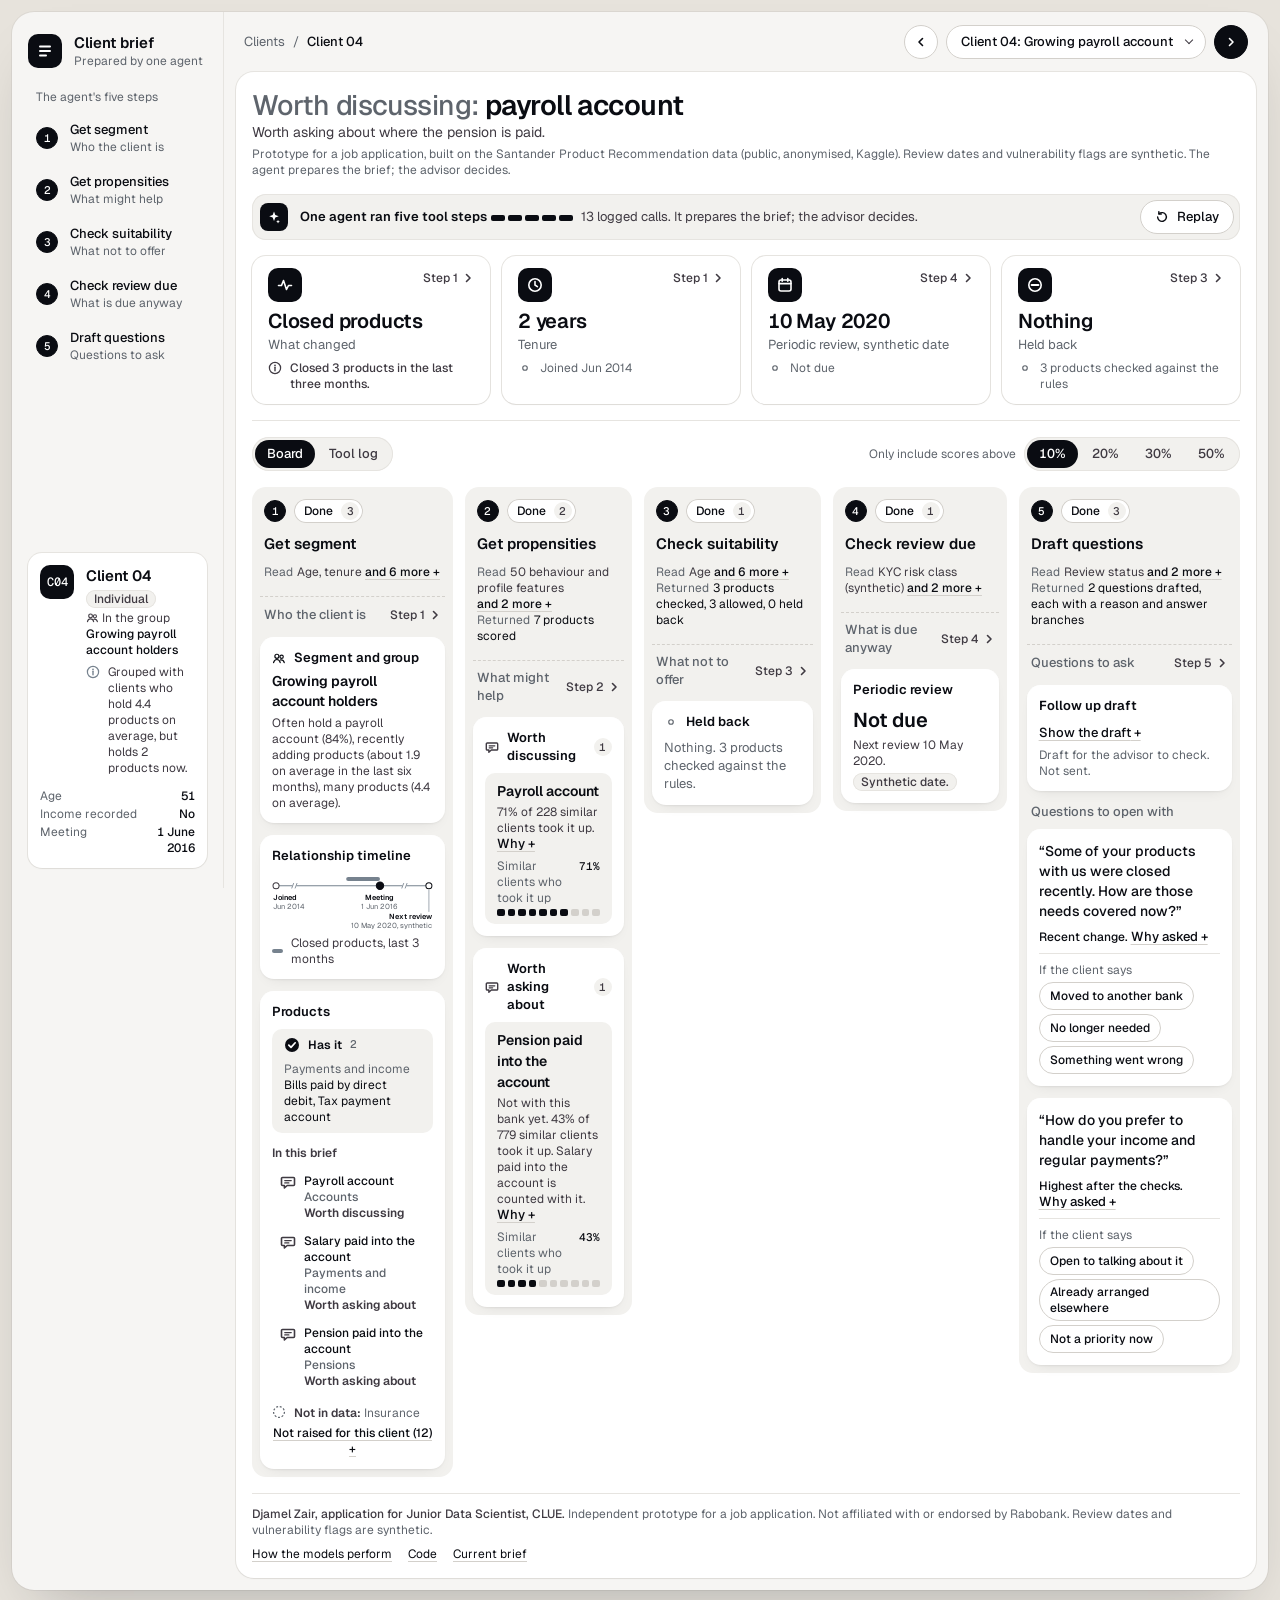
<file: docs/brief/explore/mono/index.html>
<!doctype html><html lang="en-GB"><head><meta charset="utf-8"><meta name="viewport" content="width=device-width, initial-scale=1">
<title>Client Brief Mono</title>
<meta name="description" content="Direction B, Mono: the client meeting brief as a monochrome board. Each agent step is a column, with the part of the brief it produced as cards under it.">
<link rel="preconnect" href="https://fonts.googleapis.com"><link rel="preconnect" href="https://fonts.gstatic.com" crossorigin>
<!-- google fonts css2 has no version parameter, so the url pins the exact families and weights instead -->
<link rel="stylesheet" href="https://fonts.googleapis.com/css2?family=Geist:wght@400;500;600&family=Geist+Mono:wght@500&display=swap">
<link rel="stylesheet" href="mono.css">
</head>
<body>
<a class="v-skip" href="#stage">Skip to the brief</a>
<div class="win">
  <aside class="side" aria-label="Agent and client">
    <div class="brand"><span class="mk" aria-hidden="true"><svg width="16" height="16" viewBox="0 0 16 16"><path d="M3 3.5h10M3 8h10M3 12.5h6" stroke="currentColor" stroke-width="2" stroke-linecap="round"/></svg></span>
      <div><b>Client brief</b><span>Prepared by one agent</span></div></div>
    <div>
      <p class="side-h" id="snav-h">The agent's five steps</p>
      <nav class="snav" id="snav" aria-labelledby="snav-h"></nav>
    </div>
    <section class="who" aria-label="Who the client is"><div id="identity"></div><div id="facts"></div></section>
  </aside>

  <div class="main">
    <header class="top">
      <p class="crumb"><span>Clients</span><span aria-hidden="true">/</span><b id="crumb-c">Loading</b></p>
      <div id="picker"></div>
      <nav class="links" aria-label="Pages"><a href="../../../model.html">How the models perform</a><a id="code-l" href="https://github.com/DjamelZair/ClientMeetingBriefAgent-">Code</a></nav>
    </header>

    <main class="panel" id="main">
      <section class="head" id="stage" tabindex="-1" aria-label="Headline">
        <div id="headline"></div>
        <div class="ctx" id="context"></div>
      </section>
      <div id="agent-h"></div>
      <section aria-label="Client summary"><div id="summary"></div></section>

      <div class="tools">
        <div class="seg" role="group" aria-label="View"><button type="button" data-view="board" aria-pressed="true">Board</button><button type="button" data-view="log" aria-pressed="false">Tool log</button></div>
        <div id="hbar"></div>
      </div>

      <ol class="board" id="board" aria-label="The agent's five steps, each with the part of the brief it produced">
        <li class="col" data-n="1">
          <div class="col-h" id="node-1"></div><div id="ph1"></div>
          <div class="card" id="group"></div>
          <section class="card" aria-label="Relationship timeline"><h3 class="card-h">Relationship timeline</h3><div id="timeline"></div></section>
          <section class="card wal-card" aria-labelledby="wal-h"><div class="wal-h" id="wal-head"></div><div id="wallet"></div></section>
        </li>
        <li class="col" data-n="2">
          <div class="col-h" id="node-2"></div><div id="ph2"></div>
          <div class="card" id="discuss"></div>
          <div class="card" id="ask"></div>
        </li>
        <li class="col" data-n="3">
          <div class="col-h" id="node-3"></div><div id="ph3"></div>
          <div class="card" id="care"></div>
          <div class="card" id="held"></div>
          <div class="card" id="aside"></div>
        </li>
        <li class="col" data-n="4">
          <div class="col-h" id="node-4"></div><div id="ph4"></div>
          <div class="card" id="review"></div>
        </li>
        <li class="col" data-n="5">
          <div class="col-h" id="node-5"></div><div id="ph5"></div>
          <div class="card" id="followup"></div>
          <div class="card qs-card" id="questions"></div>
        </li>
      </ol>
      <div class="log" id="log" hidden></div>

      <footer class="foot"><p><b>Djamel Zair, application for Junior Data Scientist, CLUE.</b> Independent prototype for a job application. Not affiliated with or endorsed by Rabobank. Review dates and vulnerability flags are synthetic.</p>
        <p class="fl"><a href="../../../model.html">How the models perform</a><a id="code-f" href="https://github.com/DjamelZair/ClientMeetingBriefAgent-">Code</a><a href="../../index.html">Current brief</a></p></footer>
    </main>
  </div>
</div>

<script src="../../../field.js"></script>
<script src="variants.js"></script>
<script>
/* this page only places components and adds the mono pieces: the step sidebar, the agent banner, the stat tile icons,
   the take up meters, the card counts in the column pills and the tool log view */
var esc = function(s){ return String(s == null ? "" : s).replace(/[&<>"]/g, function(c){ return {"&": "&amp;", "<": "&lt;", ">": "&gt;", '"': "&quot;"}[c]; }); };
var PARTS = ["Who the client is", "What might help", "What not to offer", "What is due anyway", "Questions to ask"];
/* four small icons for the stat tiles, drawn like the state glyphs in variants.js */
var ICON = {
  changed: '<path d="M1.5 8.5h3l2-5 3 9 2-4h3" fill="none" stroke="currentColor" stroke-width="1.6" stroke-linecap="round" stroke-linejoin="round"/>',
  tenure: '<circle cx="8" cy="8" r="6.2" fill="none" stroke="currentColor" stroke-width="1.6"/><path d="M8 4.6V8l2.4 1.6" fill="none" stroke="currentColor" stroke-width="1.6" stroke-linecap="round"/>',
  review: '<rect x="2" y="3" width="12" height="11" rx="2" fill="none" stroke="currentColor" stroke-width="1.6"/><path d="M2 6.6h12M5.2 1.6v2.6M10.8 1.6v2.6" stroke="currentColor" stroke-width="1.6" stroke-linecap="round"/>',
  held: '<circle cx="8" cy="8" r="6.2" fill="none" stroke="currentColor" stroke-width="1.6"/><path d="M4.6 8h6.8" stroke="currentColor" stroke-width="2" stroke-linecap="round"/>',
  agent: '<path d="M8 1.8l1.5 3.9 3.9 1.5-3.9 1.5L8 12.6 6.5 8.7 2.6 7.2l3.9-1.5z" fill="currentColor"/><path d="M12.6 11.2l.6 1.5 1.5.6-1.5.6-.6 1.5-.6-1.5-1.5-.6 1.5-.6z" fill="currentColor"/>',
  chev: '<path d="M4.5 2.5L8 6 4.5 9.5" fill="none" stroke="currentColor" stroke-width="1.6" stroke-linecap="round" stroke-linejoin="round"/>'
};
function icon(k, s){ return '<svg width="' + (s || 16) + '" height="' + (s || 16) + '" viewBox="0 0 ' + (k === "chev" ? 12 : 16) + ' ' + (k === "chev" ? 12 : 16) + '" aria-hidden="true">' + ICON[k] + '</svg>'; }

/* the stat tiles: the shared summary, each with a black icon square, and its step tag reads as a link to that step */
function summary(el, ctx){
  V.components.summary(el, ctx);
  el.querySelectorAll(".v-stat").forEach(function(li){
    var k = li.getAttribute("data-key"), tag = li.querySelector(".v-from");
    li.insertAdjacentHTML("afterbegin", '<span class="ic" aria-hidden="true">' + icon(k, 16) + '</span>');
    if (tag) tag.innerHTML = 'Step ' + tag.getAttribute("data-step") + icon("chev", 12);
  });
}
summary.deps = ["client", "model"];

/* the agent banner: what ran, a five segment meter that fills as the steps finish, and replay */
function agentBanner(el, ctx){
  var S = V.state, n = ctx.v.nCalls;
  el.innerHTML = '<div class="banner"><span class="ic" aria-hidden="true">' + icon("agent", 14) + '</span>' +
    '<p><b>One agent ran five tool steps</b><span class="meter-s" id="meter" aria-hidden="true"><i></i><i></i><i></i><i></i><i></i></span>' + n + ' logged ' + (n === 1 ? 'call' : 'calls') + '. It prepares the brief; the advisor decides.</p>' +
    (S.replaying ? '<button type="button" class="v-btn" data-act="skip">Skip</button>'
      : '<button type="button" class="v-btn" data-act="replay" aria-label="Replay the one agent, ' + n + ' logged ' + (n === 1 ? 'call' : 'calls') + '">' + V.glyph("replay", 14) + 'Replay</button>') + '</div>';
  meter();
}
agentBanner.deps = ["client", "replay"];
function meter(){
  var S = V.state, m = document.getElementById("meter"); if (!m || !S.v) return;
  [].forEach.call(m.children, function(i, k){
    var done = !S.replaying || S.stepState[k] === "done";
    if (done) i.setAttribute("data-on", V.stepStatus(S.v, k) === "blocked" ? "blocked" : "1"); else i.removeAttribute("data-on");
  });
}

/* the bar decides which scores step 2 keeps */
function scoreBar(el, ctx){ V.components.bar(el, ctx); var l = el.querySelector("#v-bar-l"); if (l) l.textContent = "Only include scores above"; }
scoreBar.deps = ["client", "model"];

/* step 1 produced the segment and the group */
function groupCard(el, ctx){
  var v = ctx.v;
  el.innerHTML = '<div class="grp" data-from="1"><h3 class="card-h">' + V.glyph("group", 14) + 'Segment and group</h3>' +
    '<p class="nm">' + esc(v.who.name) + '</p><p class="v-meta">' + esc(V.util.cap(v.who.description)) + '.</p></div>';
}

/* the products the agent did not raise stay one click away */
function wallet(el, ctx){
  V.components.wallet(el, ctx, {split: true});
  var q = el.querySelector(".v-wcat-quiet"); if (!q) return;
  var h = q.querySelector(".v-wcat-h"), open = !!V.state.open.wq, n = 0;
  q.querySelectorAll(".v-wquiet").forEach(function(p){ var t = p.textContent.split(":").slice(1).join(":"); n += t.split(",").length; });
  q.id = "l2-wq"; q.hidden = !open; h.remove();
  var line = el.querySelector(".v-wnone");
  (line || q).insertAdjacentHTML(line ? "beforeend" : "beforebegin", '<button type="button" class="v-link v-wq-tog" data-act="toggle" data-key="wq" aria-expanded="' + open + '" aria-controls="l2-wq">' + esc(h.textContent) + ' (' + n + ')</button>');
}
wallet.deps = ["client", "model"];
/* on a phone the products fold behind a button whose label counts what is inside, so nothing held back hides unseen */
function walletHead(el, ctx){
  var c = V.walletCounts(ctx.v), W = V.STATE_WORDS, open = !!V.state.open.wal, parts = [W.held + " " + c.held];
  if (c.heldback) parts.push(W.heldback + " " + c.heldback);
  if (c.discuss) parts.push(W.discuss + " " + c.discuss);
  if (c.progress) parts.push(W.progress + " " + c.progress);
  el.innerHTML = '<h3 class="card-h" id="wal-h">Products</h3>' +
    '<button type="button" class="v-link wal-tog" data-act="wal" aria-expanded="' + open + '" aria-controls="wallet">' + (open ? 'Hide' : 'Show') + ': ' + esc(parts.join(", ")) + '</button>';
  el.closest(".wal-card").toggleAttribute("data-open", open);
}
walletHead.deps = ["client", "model"];
document.addEventListener("click", function(e){
  if (!e.target.closest('[data-act="wal"]')) return;
  V.state.open.wal = !V.state.open.wal; walletHead(document.getElementById("wal-head"), {v: V.state.v, m: V.state.m});
  document.querySelector('[data-act="wal"]').focus();
});

/* worth discussing and worth asking about, each with a ten segment meter of how many similar clients took it up.
   that is the observed take up in the client's score band from data.json, never the client's own score */
function takeup(el, ctx){
  el.querySelectorAll('.v-item[data-lane="offer"], .v-item[data-lane="ask"]').forEach(function(li){
    var it = V.state.m.items.find(function(x){ return x.p === li.getAttribute("data-p"); }), x = it && it.x;
    if (!x || x.observed == null) return;
    var on = Math.round(x.observed * 10), segs = "";
    for (var k = 0; k < 10; k++) segs += '<i' + (k < on ? ' data-on' : '') + '></i>';
    li.querySelector(".txt").insertAdjacentHTML("beforeend", '<div class="takeup" role="img" aria-label="' + esc(x.line) + '"><span class="tl"><span>Similar clients who took it up</span><b>' + V.util.pct(x.observed) + '</b></span><span class="segs">' + segs + '</span></div>');
  });
}
function discuss(el, ctx){ V.components.discuss(el, ctx, {tags: false}); takeup(el, ctx); }
discuss.deps = ["client", "model"];
function ask(el, ctx){ V.components.ask(el, ctx, {tags: false}); takeup(el, ctx); }
ask.deps = ["client", "model"];

/* the tool log view: every logged call under the step that made it, with the rule or model the step follows.
   the propensity call keeps only its count, as the step line does: naming the highest scored product here
   would put it, maybe a held back one, above the brief as if it were the pick */
function said(e){
  var t = Field.clean(e.summary);
  if (e.tool === "get_propensities"){ var m = /^\d+ products? scored/.exec(t); if (m) return m[0]; }
  return t;
}
function toolLog(el, ctx){
  el.innerHTML = ctx.v.steps.map(function(s, k){
    return '<section aria-label="Step ' + (k + 1) + ', ' + esc(s.name) + '"><h3><span class="n">' + (k + 1) + '</span>' + esc(s.name) + '</h3><ul>' +
      (s.calls.length ? s.calls.map(function(e){ return '<li><span class="v-tool">' + esc(e.tool) + '</span><span>' + esc(said(e)) + '</span></li>'; }).join("") : '<li>No calls logged.</li>') +
      '</ul><p class="rule">' + esc(s.rule) + '</p></section>';
  }).join("");
}

/* the part title under each step, with its tag written as a step link like the stat tiles */
function partHead(el, ctx, opts){
  V.components.partHead(el, ctx, opts);
  var t = el.querySelector(".v-from"); if (t) t.innerHTML = 'Step ' + opts.n + icon("chev", 12);
}

var mounts = {
  "#identity": ["identity", {mismatch: "inline", sk: 2}], "#facts": ["facts", {sk: 2}], "#summary": [summary, {sk: 3}],
  "#headline": ["headline", {kicker: false, sk: 2}], "#hbar": scoreBar, "#agent-h": [agentBanner, {sk: 1}],
  "#group": [groupCard, {sk: 4}], "#wal-head": [walletHead, {sk: 1}], "#timeline": ["timeline", {sk: 2}], "#wallet": [wallet, {sk: 5}],
  "#discuss": [discuss, {sk: 4}], "#ask": [ask, {sk: 2}],
  "#care": "care", "#held": ["held", {tags: false, sk: 3}], "#aside": ["aside", {asideWhy: "toggle", tags: false, sk: 2}],
  "#review": ["review", {tags: false, sk: 3}],
  "#questions": ["questions", {why: "toggle", tags: false, sk: 6}], "#followup": ["followup", {tags: false, sk: 1}],
  "#log": [toolLog, {sk: 4}]
};
/* steps 1 and 4 drop their returned line: the cards right under them say the same words */
for (var n = 1; n <= 5; n++){
  mounts["#node-" + n] = ["step", {n: n, readChars: 22, ret: [2, 3, 5], sk: 3}];
  mounts["#ph" + n] = [partHead, {n: n, title: PARTS[n - 1], sk: 1}];
}
V.boot({url: "../../../data.json", chrome: [["#picker", "picker"], ["#context", "context"]], mounts: mounts})
  .then(function(F){ if (F && F.links.code){ document.getElementById("code-l").href = F.links.code; document.getElementById("code-f").href = F.links.code; } });

/* the sidebar: the five steps as navigation. each item names the step, the part it made, and its state.
   it is not a mount, so it redraws on any render, step or link without counting as a rerender of the brief */
function snav(){
  var S = V.state, v = S.v, el = document.getElementById("snav"); if (!v) return;
  var hold = S.m ? V.lane(S.m, "hold").length : 0;
  el.innerHTML = v.steps.map(function(s, k){
    var n = k + 1, st = S.replaying && S.stepState[k] !== "done" ? (S.stepState[k] || "wait") : V.stepStatus(v, k);
    var extra = n === 3 && hold ? ', <span class="hb">' + hold + ' held back</span>' : '';
    return '<button type="button" data-act="link" data-step="' + n + '" data-s="' + st + '" aria-pressed="' + (S.link === n) + '" aria-label="Step ' + n + ', ' + esc(s.name) + ', made ' + esc(PARTS[k].toLowerCase()) + '. Show it">' +
      '<span class="n">' + n + '</span><span class="nm">' + esc(s.name) + '</span><span class="pt">' + esc(PARTS[k]) + extra + '</span></button>';
  }).join("");
}

/* each column: lit when its step is picked, done when its step is done, and its status pill carries the card count */
function cols(){
  var S = V.state, cur = V.links.current();
  document.querySelectorAll(".col").forEach(function(c){
    var k = +c.getAttribute("data-n");
    c.toggleAttribute("data-on", k === cur);
    c.toggleAttribute("data-done", !S.replaying || S.stepState[k - 1] === "done");
    var cards = c.querySelectorAll(":scope > .card:not([hidden]):not(.qs-card)").length + c.querySelectorAll(".v-q").length;
    var pill = c.querySelector(".v-st"); if (!pill) return;
    var cnt = pill.querySelector(".cnt"); if (cnt) cnt.remove();
    pill.insertAdjacentHTML("beforeend", '<span class="cnt" title="' + cards + (cards === 1 ? ' card' : ' cards') + ' in this column"><span class="v-sr">, </span>' + cards + '<span class="v-sr">' + (cards === 1 ? ' card' : ' cards') + '</span></span>');
  });
  var hold = S.m ? V.lane(S.m, "hold").length : 0;
  document.getElementById("held").toggleAttribute("data-hold", hold > 0);
  if (S.v) document.getElementById("crumb-c").textContent = S.v.ref;
  snav(); meter();
}
V.on("render", cols);
V.on("link", cols);
V.on("step", cols);

/* a step picked from the sidebar or a stat tile brings its column into view */
document.addEventListener("click", function(e){
  var b = e.target.closest('.snav [data-act="link"], .v-stat .v-from'); if (!b) return;
  var col = document.querySelector('.col[data-n="' + b.getAttribute("data-step") + '"]');
  var reduce = window.matchMedia && window.matchMedia("(prefers-reduced-motion: reduce)").matches;
  if (col && !document.getElementById("board").hidden) col.scrollIntoView({block: "nearest", inline: "nearest", behavior: reduce ? "auto" : "smooth"});
});

/* the view switch: the board, or the raw tool log. both are real views of the same data */
document.addEventListener("click", function(e){
  var b = e.target.closest("[data-view]"); if (!b) return;
  var view = b.getAttribute("data-view");
  document.querySelectorAll("[data-view]").forEach(function(x){ x.setAttribute("aria-pressed", String(x === b)); });
  document.getElementById("board").hidden = view !== "board";
  document.getElementById("log").hidden = view !== "log";
  /* the bar only moves cards on the board, so it steps aside in the log */
  document.getElementById("hbar").hidden = view !== "board";
});

/* the timeline is drawn to its box, so it redraws when the box or the face changes */
var tlw = 0, tl = document.getElementById("timeline");
function redrawTimeline(force){ var w = tl.clientWidth; if (w && (force || Math.abs(w - tlw) > 2) && V.state.v){ tlw = w; V.components.timeline(tl, {v: V.state.v, m: V.state.m}, {}); V.links.apply(); } }
new ResizeObserver(function(){ redrawTimeline(false); }).observe(tl);
V.on("resize", function(){ redrawTimeline(true); });
</script>
</body></html>
</file>
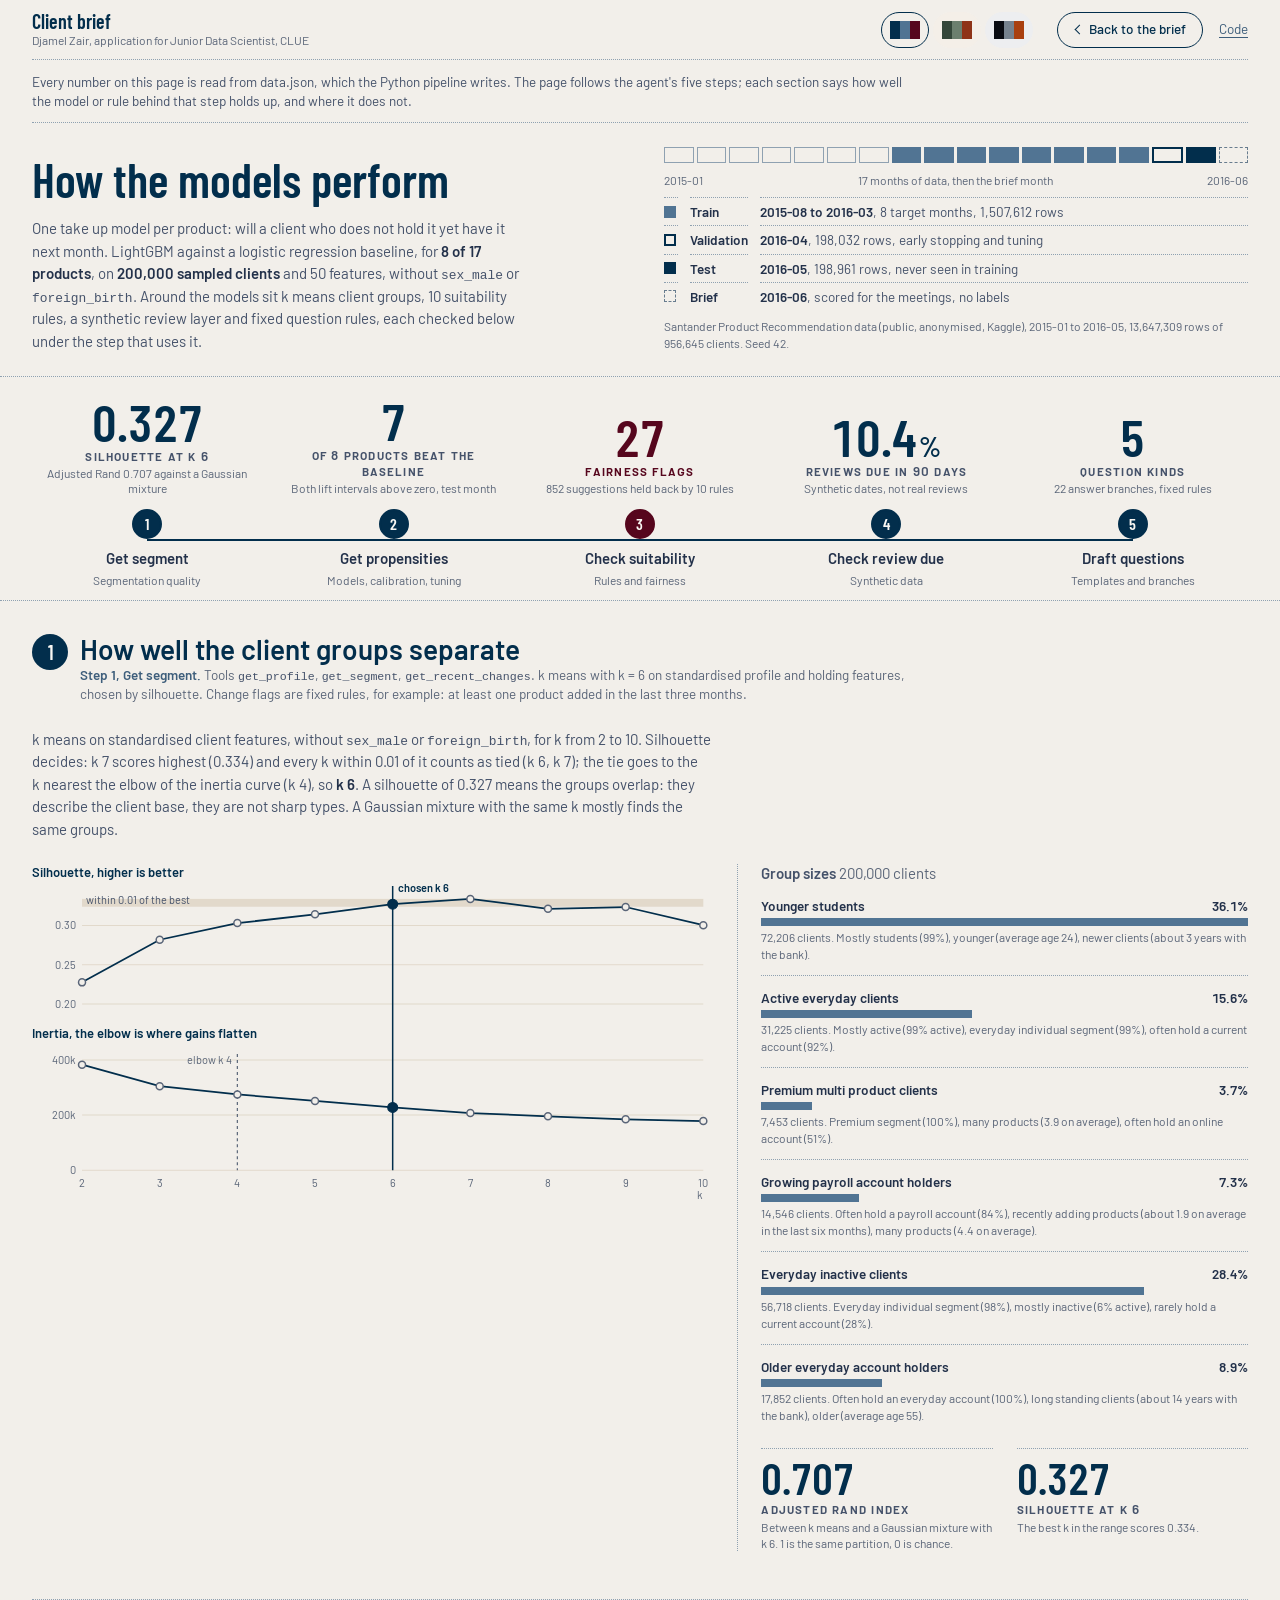
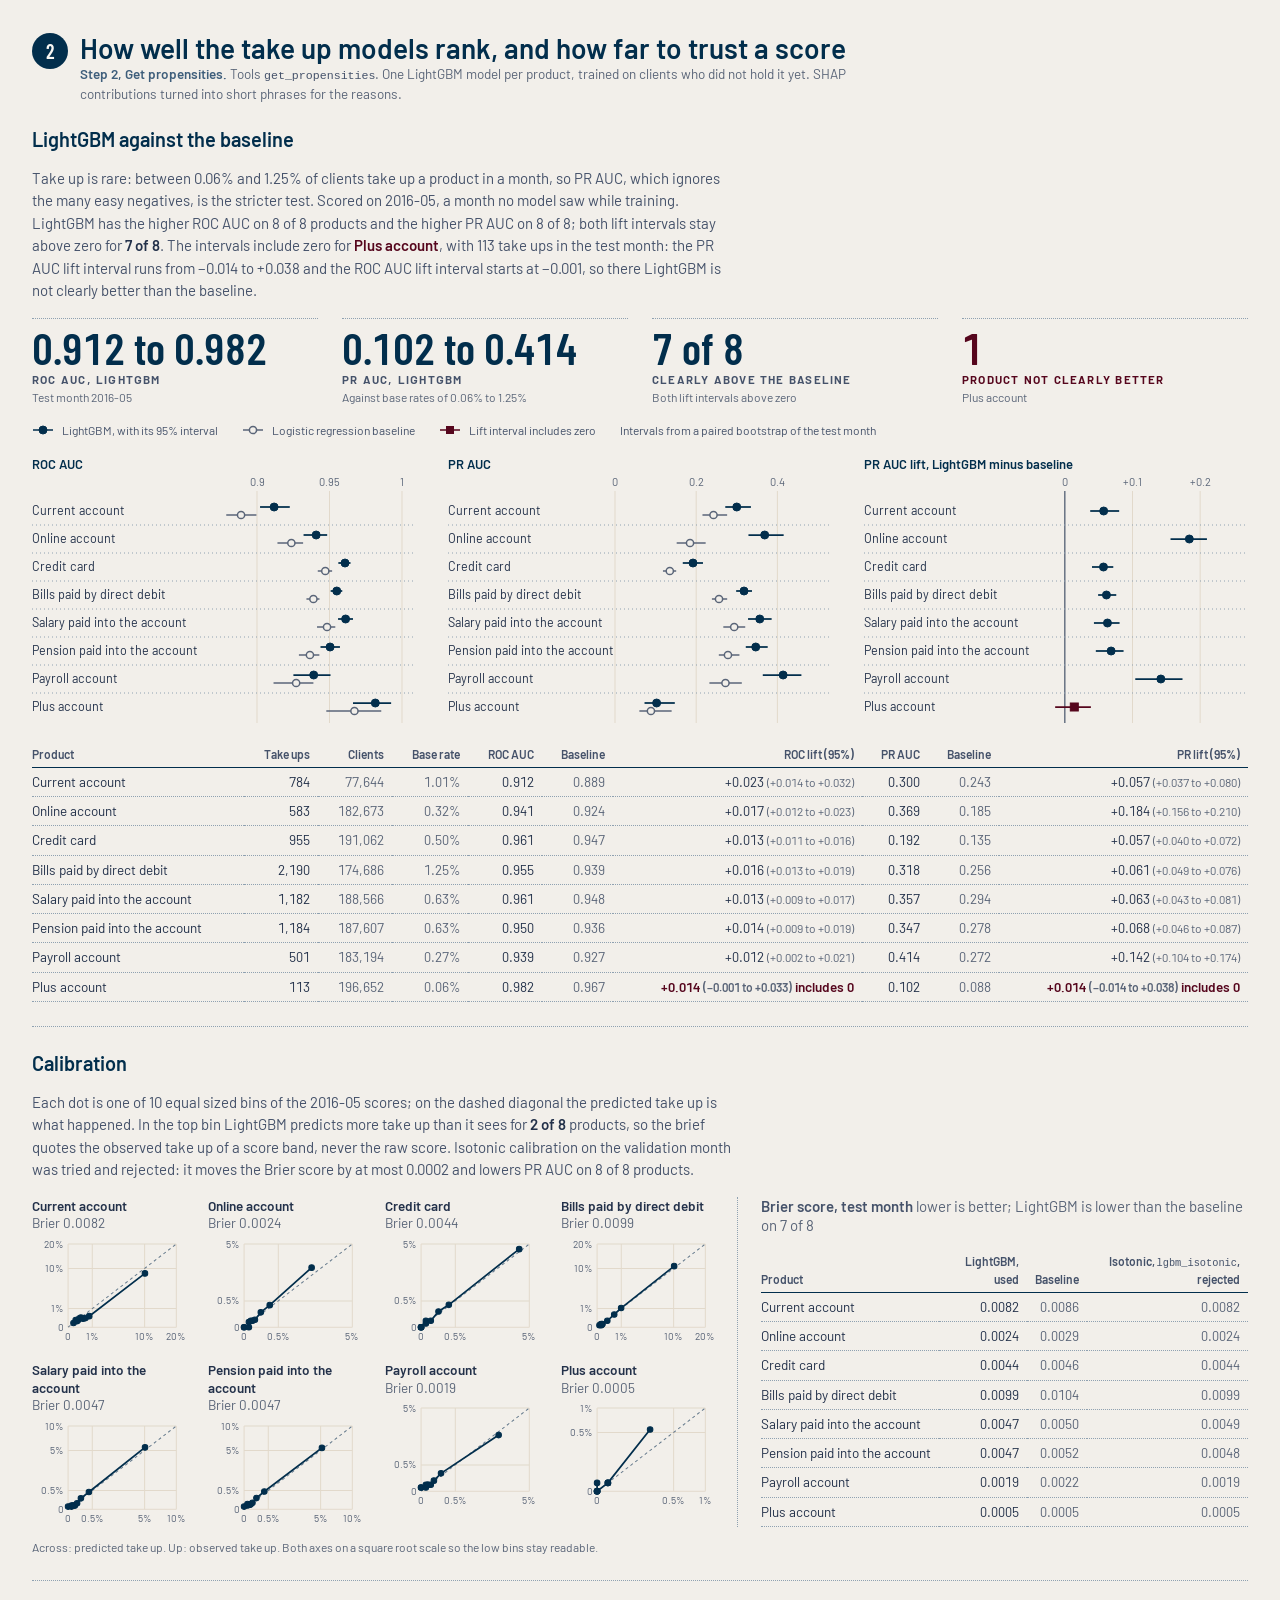
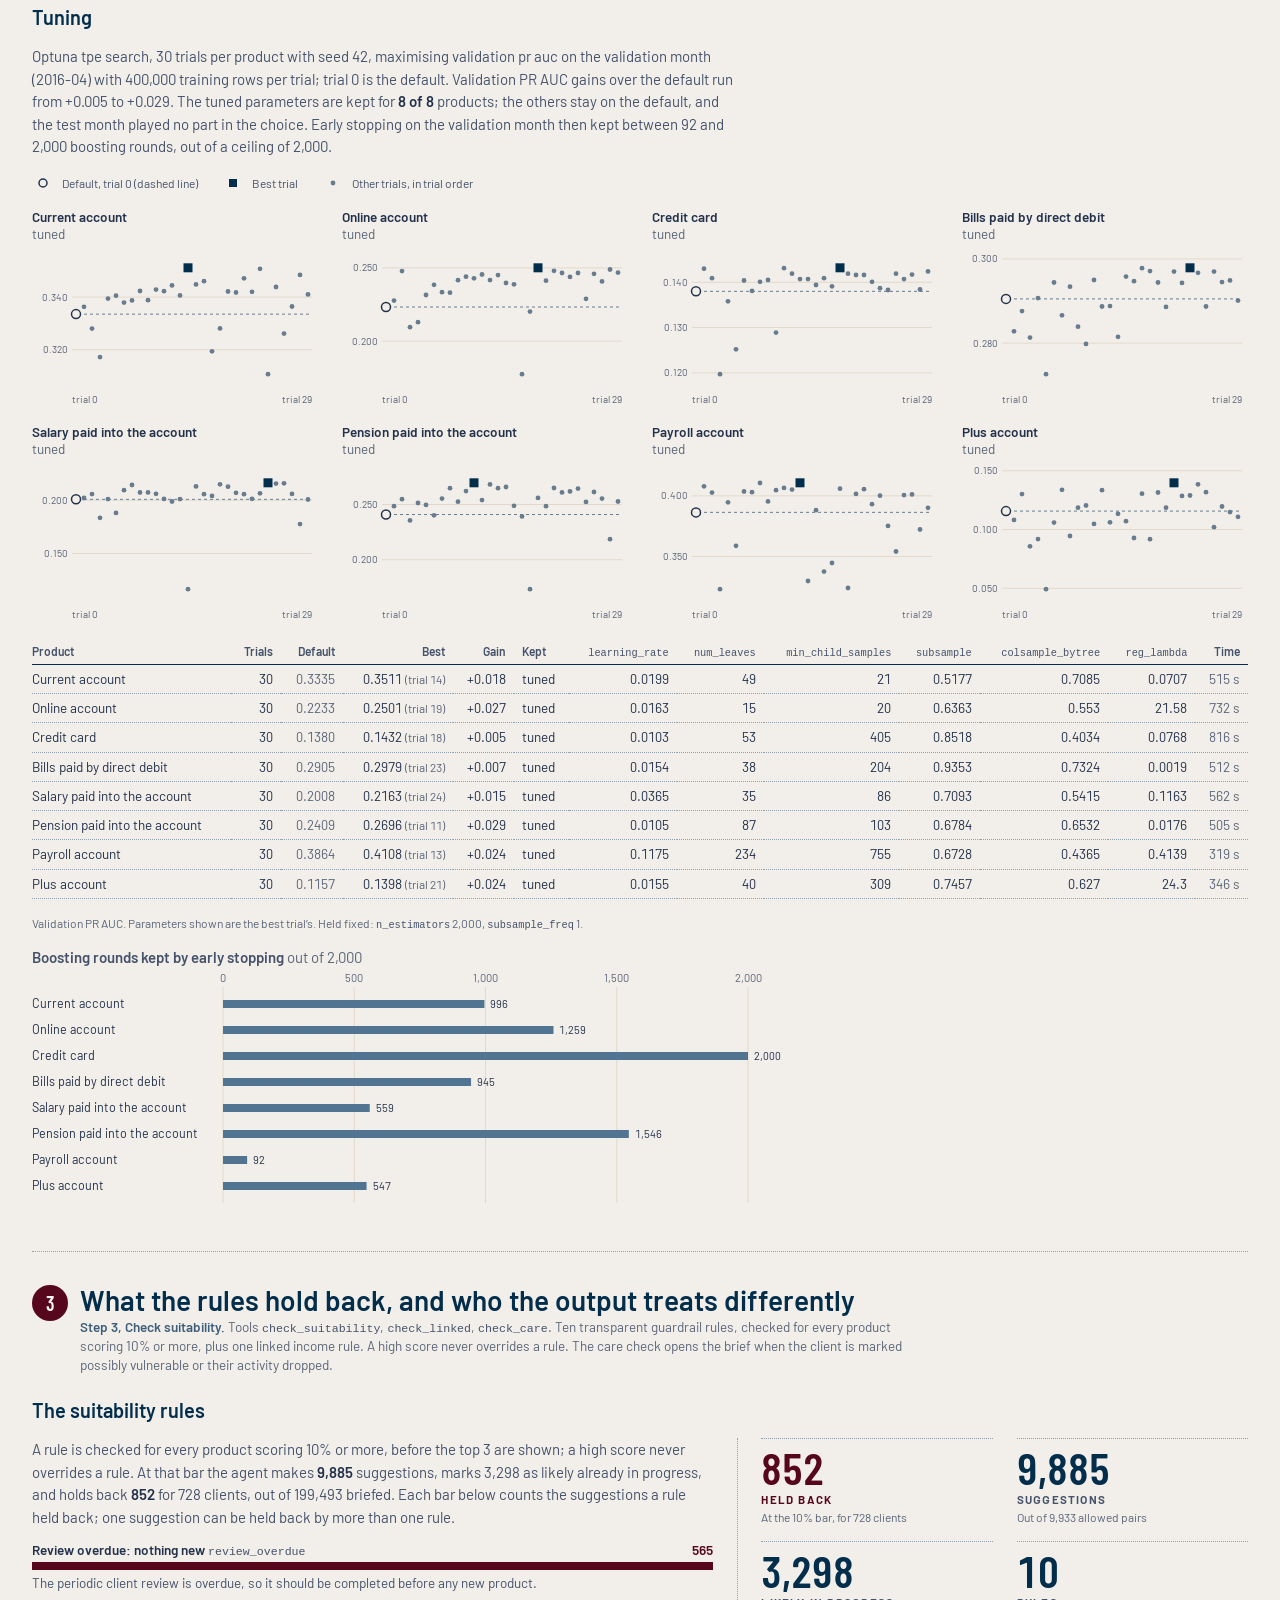
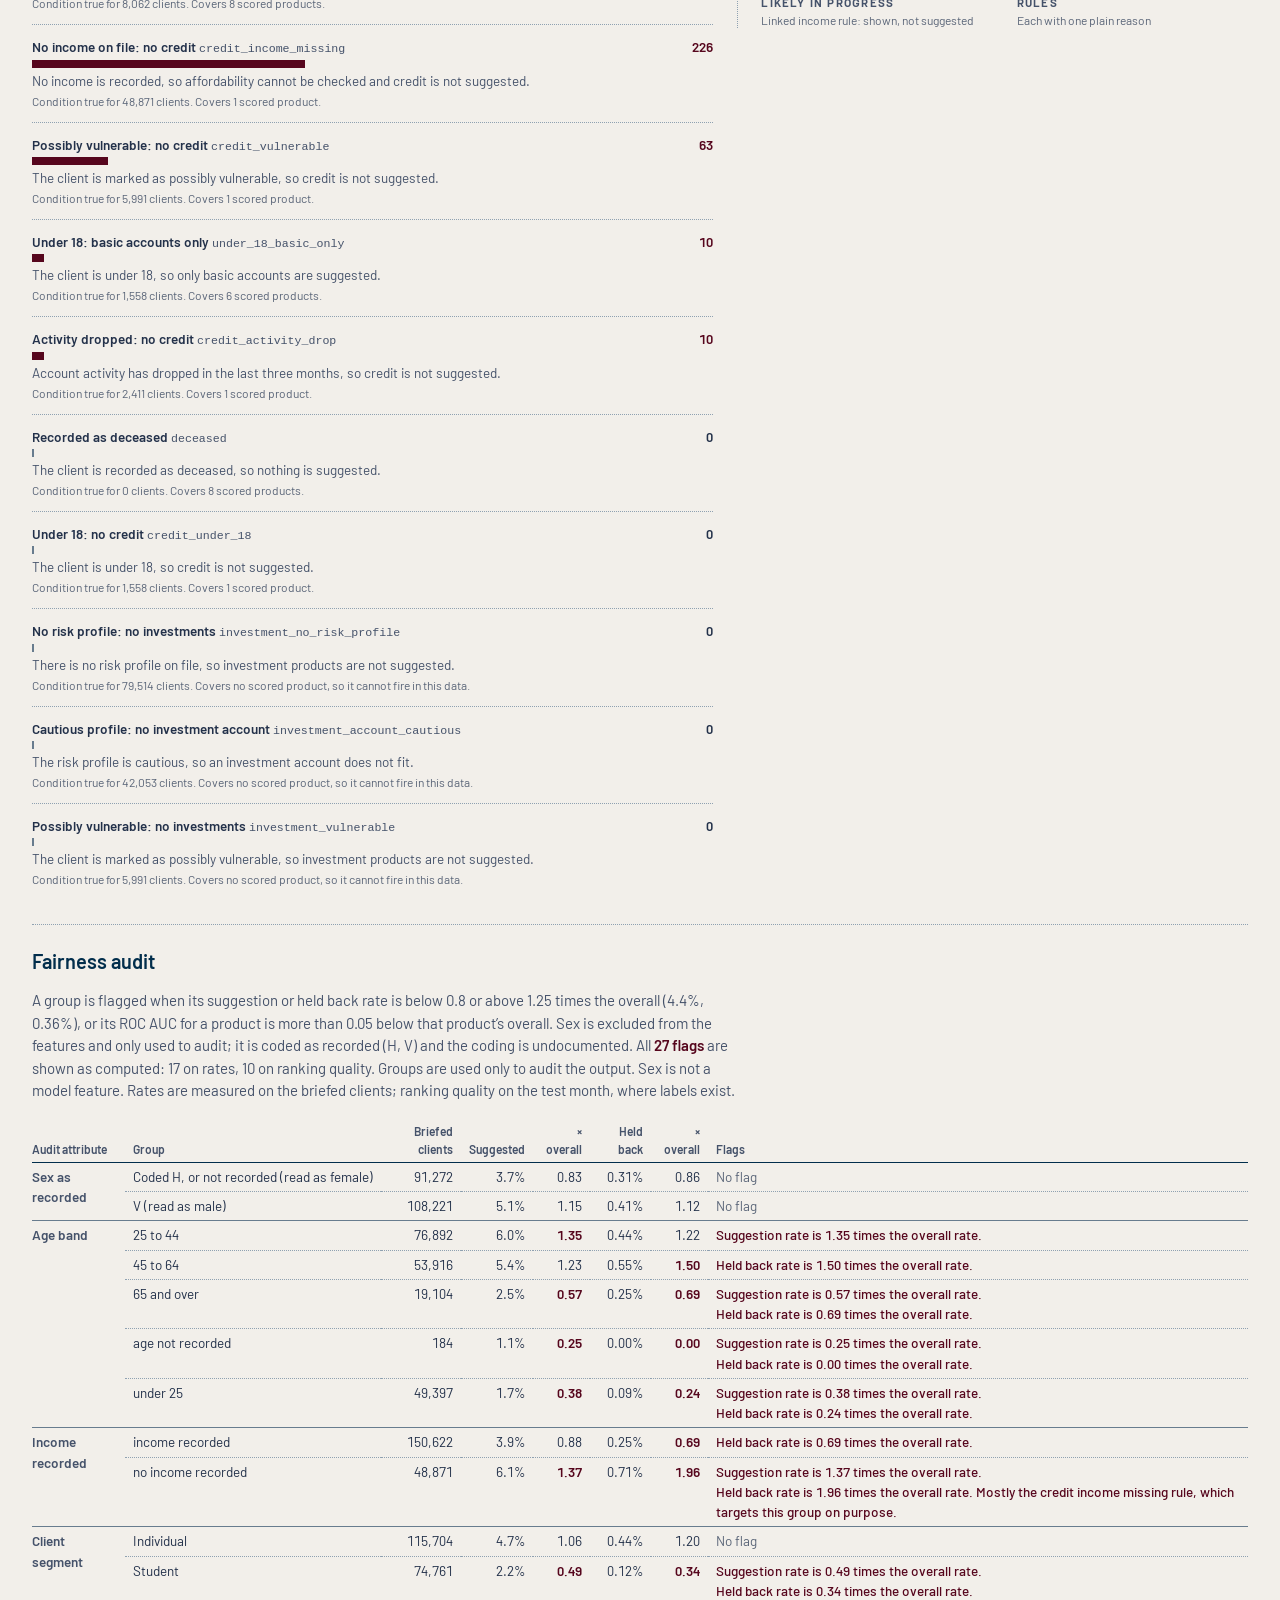
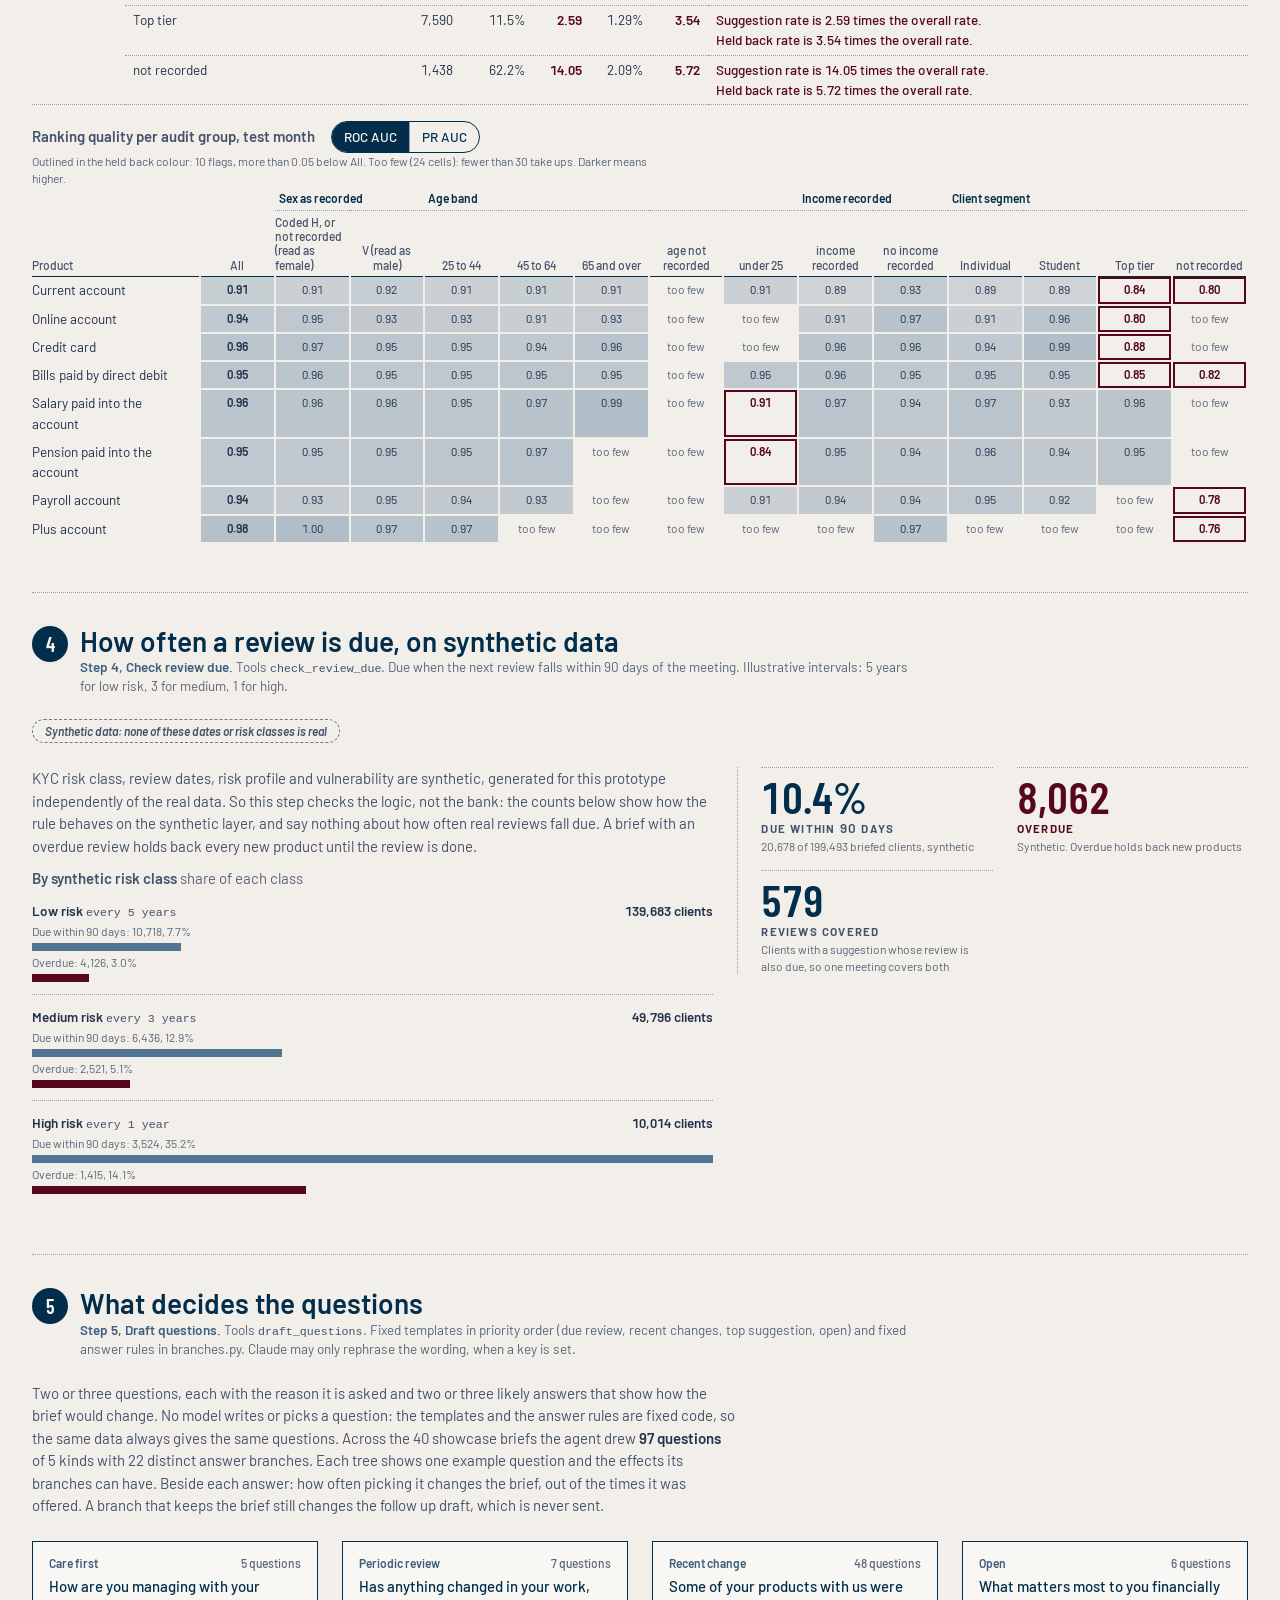
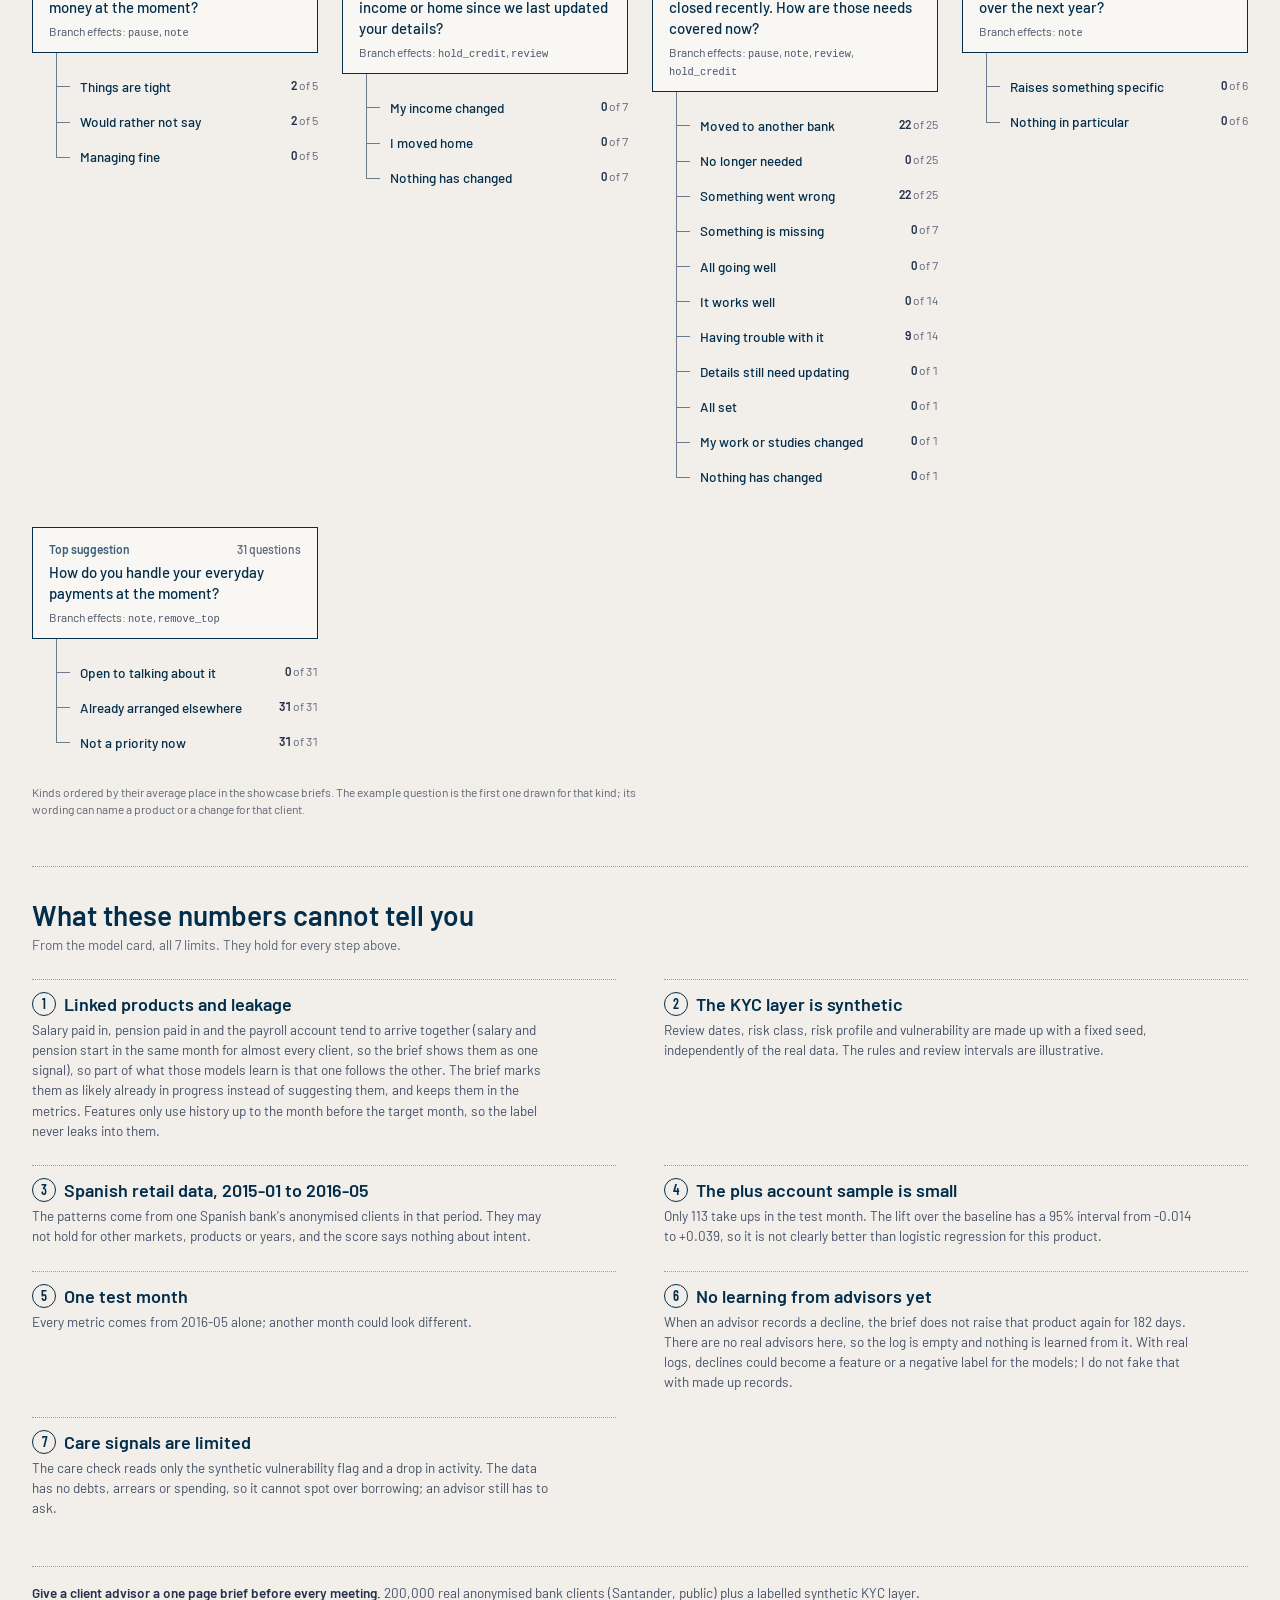
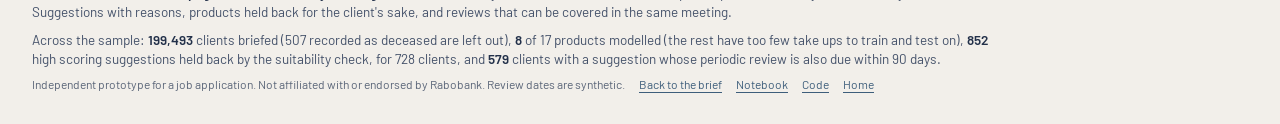
<file: docs/model.html>
<!doctype html>
<html lang="en-GB" data-pal="fabric">
<head>
<meta charset="utf-8">
<meta name="viewport" content="width=device-width, initial-scale=1">
<title>How the models perform</title>
<meta name="description" content="How the client groups, the take up models, the suitability rules, the synthetic review layer and the question rules behind the client meeting brief perform, step by step, all read from data.json.">
<link rel="preconnect" href="https://fonts.googleapis.com"><link rel="preconnect" href="https://fonts.gstatic.com" crossorigin>
<!-- google fonts css2 has no version parameter, so the url pins the exact families and weight axes instead -->
<link rel="stylesheet" href="https://fonts.googleapis.com/css2?family=Barlow+Condensed:wght@500;600&family=Barlow:ital,wght@0,400;0,500;0,600;1,400&display=swap">
<script>
/* sets the palette before the first paint: ?pal= wins, then this viewer's last choice (shared with the brief), then fabric */
(function(){
  var P = ["fabric", "calm", "graphite"], m = /[?&]pal=(fabric|calm|graphite)\b/i.exec(location.search), p = m ? m[1].toLowerCase() : null;
  if (!p){ try { p = localStorage.getItem("atlas-pal"); } catch (e) {} }
  document.documentElement.setAttribute("data-pal", P.indexOf(p) >= 0 ? p : "fabric");
})();
</script>
<!-- the brief's own tokens and components, so both pages share one palette; model.css only adds this page's pieces -->
<link rel="stylesheet" href="brief/explore/atlas/atlas.css">
<link rel="stylesheet" href="brief/explore/atlas/model.css">
</head>
<body>
<a class="v-skip" href="#report">Skip to the steps</a>
<div class="wrap">
  <header class="top">
    <div class="brand"><b>Client brief</b><span>Djamel Zair, application for Junior Data Scientist, CLUE</span></div>
    <div class="pals" role="group" aria-label="Colour palette">
      <button type="button" class="pal" data-pal="fabric" data-palbtn aria-pressed="false" title="Fabric: navy, steel, stone, burgundy"><span class="sw" aria-hidden="true"><i></i><i></i><i></i></span><span class="pl">Fabric</span></button>
      <button type="button" class="pal" data-pal="calm" data-palbtn aria-pressed="false" title="Calm: sage, moss, ivory, sand, rust"><span class="sw" aria-hidden="true"><i></i><i></i><i></i></span><span class="pl">Calm</span></button>
      <button type="button" class="pal" data-pal="graphite" data-palbtn aria-pressed="false" title="Graphite: near black, slate, greys, orange"><span class="sw" aria-hidden="true"><i></i><i></i><i></i></span><span class="pl">Graphite</span></button>
    </div>
    <nav class="mp-nav" aria-label="Pages"><a class="v-btn" id="back" href="brief/explore/atlas/">Back to the brief</a><a id="code-l" href="https://github.com/DjamelZair/ClientMeetingBriefAgent-">Code</a></nav>
  </header>
  <p class="ctx">Every number on this page is read from data.json, which the Python pipeline writes. The page follows the agent's five steps; each section says how well the model or rule behind that step holds up, and where it does not.</p>
  <section class="mp-mast" aria-label="What is modelled" id="mast"></section>
</div>

<nav class="stepper" id="stepper-w" aria-label="The agent's five steps, each with one figure on how well it holds up">
  <div class="wrap"><div id="stepper"></div></div>
</nav>

<div class="wrap">
  <main id="report" tabindex="-1" aria-label="The five steps, one section each">
    <section class="mp-sec" id="step-1" data-n="1" aria-labelledby="sh-1"></section>
    <section class="mp-sec" id="step-2" data-n="2" aria-labelledby="sh-2"></section>
    <section class="mp-sec" id="step-3" data-n="3" aria-labelledby="sh-3"></section>
    <section class="mp-sec" id="step-4" data-n="4" aria-labelledby="sh-4"></section>
    <section class="mp-sec" id="step-5" data-n="5" aria-labelledby="sh-5"></section>
    <section class="mp-sec" id="limits" aria-labelledby="sh-l"></section>
  </main>
  <footer class="foot" id="foot"></footer>
</div>

<script src="field.js"></script>
<script>
(function(){
"use strict";
/* the one place to change where "back to the brief" goes */
var BRIEF_URL = "brief/explore/atlas/";

var esc = Field.esc, MINUS = "−";
function f3(v){ return v == null ? "" : (v < 0 ? MINUS : "") + Math.abs(v).toFixed(3); }
function f4(v){ return v == null ? "" : Number(v).toFixed(4); }
function s3(v){ return (v < 0 ? MINUS : "+") + Math.abs(v).toFixed(3); }
function pct(v, d){ return (v * 100).toFixed(d == null ? 1 : d) + "%"; }
function int(v){ return Math.round(v).toLocaleString("en-GB"); }
function num(v){ return typeof v === "number" ? (Number.isInteger(v) ? int(v) : String(+v.toPrecision(4))) : esc(String(v)); }
function min(a){ return Math.min.apply(null, a); }
function max(a){ return Math.max.apply(null, a); }
function plural(n, w){ return n + " " + w + (n === 1 ? "" : "s"); }
function code(x){ return '<span class="code">' + esc(x) + '</span>'; }

/* nice ticks for a small domain */
function ticks(lo, hi, n){
  var raw = (hi - lo) / (n || 4), mag = Math.pow(10, Math.floor(Math.log10(raw))), st = [1, 2, 2.5, 5, 10].map(function(m){ return m * mag; })
    .find(function(s){ return s >= raw; });
  var out = [], t = Math.ceil(lo / st - 1e-9) * st;
  for (; t <= hi + 1e-9; t += st) out.push(+t.toFixed(6));
  return out;
}
function scale(d0, d1, r0, r1){ return function(v){ return r0 + (v - d0) / (d1 - d0) * (r1 - r0); }; }
function svg(w, h, label, body){ return '<svg xmlns="http://www.w3.org/2000/svg" viewBox="0 0 ' + w + ' ' + h + '" width="' + w + '" height="' + h + '" role="img" aria-label="' + esc(label) + '">' + body + '</svg>'; }
function sym(cls, kind){
  var s = kind === "dot" ? '<circle class="' + cls + '" cx="11" cy="6" r="4"/>' : kind === "sq" ? '<rect class="' + cls + '" x="7" y="2" width="8" height="8"/>' : '<circle class="' + cls + '" cx="11" cy="6" r="2.4"/>';
  return '<svg xmlns="http://www.w3.org/2000/svg" viewBox="0 0 22 12" aria-hidden="true">' + s + '</svg>';
}
function keyLine(cls){ return '<line class="' + cls + '" x1="1" x2="21" y1="6" y2="6"/>'; }

/* every chart is drawn to the width of its box, so text keeps its real size on a phone; a box redraws when it resizes */
var charts = [];
function chart(id, draw){ charts.push({id: id, draw: draw, w: 0}); return '<div class="mp-chart" id="' + id + '"></div>'; }
function drawCharts(force){
  charts.forEach(function(c){
    var el = document.getElementById(c.id); if (!el) return;
    var w = Math.floor(el.clientWidth); if (!w || (!force && Math.abs(w - c.w) < 3)) return;
    c.w = w; el.innerHTML = c.draw(w);
  });
}

/* the head of every section: the same numbered circle as its node, and the step's own words from data.json */
function head(n, title, step, tone){
  return '<header class="part-h"><span class="mk" aria-hidden="true">' + n + '</span><h2 id="sh-' + n + '">' + esc(title) + '</h2>' +
    '<p class="mp-sl"><b>Step ' + n + ', ' + esc(step.name) + '.</b> Tools ' + step.tools.map(code).join(", ") + '. ' + esc(step.rule_or_model) + '</p></header>';
}
function fig(n, l, s, tone){ return '<div class="mp-fig"' + (tone ? ' data-tone="' + tone + '"' : '') + '><span class="n">' + n + '</span><span class="l">' + esc(l) + '</span>' + (s ? '<span class="s">' + s + '</span>' : '') + '</div>'; }

/* ---------- the masthead ---------- */
function mast(D){
  var mo = D.meta.months, df = D.data_facts, nt = mo.train_targets.length;
  /* every month from the first in the data to the brief month, coloured by what it is used for */
  var all = [], y = +df.first_month.slice(0, 4), m = +df.first_month.slice(5, 7), last = mo.brief_target;
  for (var g = 0; g < 60; g++){ var s = y + "-" + (m < 10 ? "0" : "") + m; all.push(s); if (s === last) break; m++; if (m > 12){ m = 1; y++; } }
  var cls = function(s){ return mo.train_targets.indexOf(s) >= 0 ? "m-train" : s === mo.val_target ? "m-val" : s === mo.test_target ? "m-test" : s === mo.brief_target ? "m-brief" : ""; };
  return '<div><h1>How the models perform</h1>' +
    '<p class="desc">One take up model per product: will a client who does not hold it yet have it next month. LightGBM against a logistic regression baseline, for <b>' +
      df.n_products_modelled + ' of ' + df.n_products_raw + ' products</b>, on <b>' + int(df.sample_clients) + ' sampled clients</b> and ' + df.n_model_features + ' features, without ' +
      df.excluded_features.map(code).join(" or ") + '. Around the models sit k means client groups, ' + D.guardrail.rules.length + ' suitability rules, a synthetic review layer and fixed question rules, each checked below under the step that uses it.</p></div>' +
    '<div class="mp-split"><div class="mp-months" aria-hidden="true">' + all.map(function(s){ return '<i class="' + cls(s) + '" title="' + s + '"></i>'; }).join("") + '</div>' +
      '<p class="mp-mends" aria-hidden="true"><span>' + all[0] + '</span><span>' + (all.length - 1) + ' months of data, then the brief month</span><span>' + all[all.length - 1] + '</span></p>' +
      '<dl>' +
      '<dt class="k"><i class="m-k-train"></i></dt><dt class="n">Train</dt><dd><b>' + mo.train_targets[0] + ' to ' + mo.train_targets[nt - 1] + '</b>, ' + nt + ' target months, ' + int(df.train_rows) + ' rows</dd>' +
      '<dt class="k"><i class="m-k-val"></i></dt><dt class="n">Validation</dt><dd><b>' + mo.val_target + '</b>, ' + int(df.val_rows) + ' rows, early stopping and tuning</dd>' +
      '<dt class="k"><i class="m-k-test"></i></dt><dt class="n">Test</dt><dd><b>' + mo.test_target + '</b>, ' + int(df.test_rows) + ' rows, never seen in training</dd>' +
      '<dt class="k"><i class="m-k-brief"></i></dt><dt class="n">Brief</dt><dd><b>' + mo.brief_target + '</b>, scored for the meetings, no labels</dd>' +
      '</dl><p class="mp-src">' + esc(D.meta.source) + ', ' + df.first_month + ' to ' + df.last_month + ', ' + int(df.raw_rows) + ' rows of ' + int(df.raw_clients) + ' clients. Seed ' + D.meta.seed + '.</p></div>';
}

/* ---------- the stepper: one honest figure per step ---------- */
function facts(D){
  var S = D.segmentation, M = D.propensity.metrics, fa = D.model_card.fairness, g = D.guardrail, R = D.reviews;
  var clear = M.filter(function(r){ return r.lift_pr_auc_lo > 0 && r.lift_roc_auc_lo > 0; }).length;
  var kinds = {}, branches = {};
  D.showcase.forEach(function(s){ (s.brief.question_cards || []).forEach(function(q){ kinds[q.kind] = 1; q.answers.forEach(function(a){ branches[q.kind + "|" + a.answer] = 1; }); }); });
  return [
    {n: f3(S.silhouette[S.k]), l: "silhouette at k " + S.k, s: "Adjusted Rand " + f3(S.ari_gmm) + " against a Gaussian mixture", st: "Segmentation quality"},
    {n: clear, l: "of " + M.length + " products beat the baseline", s: "Both lift intervals above zero, test month", st: "Models, calibration, tuning"},
    {n: fa.n_flags, l: "fairness flags", s: int(g.at_default.n_blocked) + " suggestions held back by " + g.rules.length + " rules", st: "Rules and fairness", tone: "hold"},
    {n: (R.share_due * 100).toFixed(1) + '<span class="u">%</span>', l: "reviews due in " + R.window_days + " days", s: "Synthetic dates, not real reviews", st: "Synthetic data"},
    {n: Object.keys(kinds).length, l: "question kinds", s: Object.keys(branches).length + " answer branches, fixed rules", st: "Templates and branches"}
  ];
}
function stepper(D){
  var fs = facts(D);
  return '<ol class="at-steps">' + D.meta.agent_steps.map(function(s, k){
    var n = k + 1, f = fs[k];
    return '<li class="at-node" id="v-step-' + n + '" data-step-n="' + n + '" data-s="done" data-status="' + (f.tone ? "blocked" : "done") + '">' +
      '<div class="at-fig"' + (f.tone ? ' data-tone="' + f.tone + '"' : '') + '><span class="n">' + f.n + '</span><span class="l">' + esc(f.l) + '</span><span class="s">' + esc(f.s) + '</span></div>' +
      '<span class="v-step-n" aria-hidden="true">' + n + '</span>' +
      '<div class="at-cap"><a class="v-step-btn" href="#step-' + n + '">' + esc(s.name) + '</a><span class="v-st">' + esc(f.st) + '</span></div></li>';
  }).join("") + '</ol>';
}

/* ---------- step 1: get segment ---------- */
function segChart(S, W){
  var ks = Object.keys(S.silhouette).map(Number).sort(function(a, b){ return a - b; });
  var L = 50, R = W - 10, H1T = 30, H1B = 140, H2T = 196, H2B = 306, H = 336;
  var x = scale(ks[0], ks[ks.length - 1], L, R);
  var sv = ks.map(function(k){ return S.silhouette[k]; }), iv = ks.map(function(k){ return S.inertia[k]; });
  var best = max(sv), slo = Math.floor((min(sv) - 0.01) * 50) / 50, shi = Math.ceil((best + 0.005) * 50) / 50;
  var ys = scale(slo, shi, H1B, H1T), ihi = Math.ceil(max(iv) / 100000) * 100000, yi = scale(0, ihi, H2B, H2T);
  var s = '<text x="0" y="13" class="ttl">Silhouette, higher is better</text><text x="0" y="' + (H2T - 22) + '" class="ttl">Inertia, the elbow is where gains flatten</text>';
  /* the tie band: every k within tie_margin of the best silhouette counts as tied */
  s += '<rect class="band" x="' + L + '" width="' + (R - L) + '" y="' + ys(best) + '" height="' + (ys(best - S.tie_margin) - ys(best)) + '"/>' +
       '<text class="band-t" x="' + (L + 4) + '" y="' + (ys(best - S.tie_margin) - 3) + '">within ' + S.tie_margin + ' of the best</text>';
  ticks(slo, shi, 3).forEach(function(t){ s += '<line class="grid" x1="' + L + '" x2="' + R + '" y1="' + ys(t) + '" y2="' + ys(t) + '"/><text x="' + (L - 6) + '" y="' + (ys(t) + 4) + '" text-anchor="end">' + t.toFixed(2) + '</text>'; });
  ticks(0, ihi, 3).forEach(function(t){ s += '<line class="grid" x1="' + L + '" x2="' + R + '" y1="' + yi(t) + '" y2="' + yi(t) + '"/><text x="' + (L - 6) + '" y="' + (yi(t) + 4) + '" text-anchor="end">' + (t ? Math.round(t / 1000) + 'k' : '0') + '</text>'; });
  s += '<line class="pick" x1="' + x(S.k) + '" x2="' + x(S.k) + '" y1="' + (H1T - 8) + '" y2="' + H2B + '"/><text class="pick-t" x="' + (x(S.k) + 5) + '" y="' + (H1T - 2) + '">chosen k ' + S.k + '</text>' +
       '<line class="elbow" x1="' + x(S.elbow_k) + '" x2="' + x(S.elbow_k) + '" y1="' + (H2T - 6) + '" y2="' + H2B + '"/><text x="' + (x(S.elbow_k) - 5) + '" y="' + (H2T + 4) + '" text-anchor="end">elbow k ' + S.elbow_k + '</text>';
  var line = function(vals, y){ return '<polyline class="lg-l" points="' + ks.map(function(k, i){ return x(k).toFixed(1) + "," + y(vals[i]).toFixed(1); }).join(" ") + '"/>'; };
  s += line(sv, ys) + line(iv, yi);
  ks.forEach(function(k, i){
    var on = k === S.k;
    s += '<circle class="' + (on ? "lg" : "lr") + '" cx="' + x(k) + '" cy="' + ys(sv[i]) + '" r="' + (on ? 5 : 3.5) + '"><title>k ' + k + ': silhouette ' + f3(sv[i]) + '</title></circle>' +
         '<circle class="' + (on ? "lg" : "lr") + '" cx="' + x(k) + '" cy="' + yi(iv[i]) + '" r="' + (on ? 5 : 3.5) + '"><title>k ' + k + ': inertia ' + int(iv[i]) + '</title></circle>' +
         '<text x="' + x(k) + '" y="' + (H2B + 17) + '" text-anchor="middle">' + k + '</text>';
  });
  return svg(W, H, "Silhouette and inertia for k from " + ks[0] + " to " + ks[ks.length - 1], s + '<text x="' + R + '" y="' + (H - 1) + '" text-anchor="end">k</text>');
}
function step1(D){
  var S = D.segmentation, ks = Object.keys(S.silhouette).map(Number);
  var best = max(ks.map(function(k){ return S.silhouette[k]; })), bestK = ks.find(function(k){ return S.silhouette[k] === best; });
  var tied = ks.filter(function(k){ return S.silhouette[k] >= best - S.tie_margin; }).sort(function(a, b){ return a - b; });
  var lead = 'k means on standardised client features, without ' + D.data_facts.excluded_features.map(code).join(" or ") + ', for k from ' + S.k_range[0] + ' to ' + S.k_range[1] + '. ' +
    'Silhouette decides: k ' + bestK + ' scores highest (' + f3(best) + ') and every k within ' + S.tie_margin + ' of it counts as tied (' + tied.map(function(k){ return "k " + k; }).join(", ") + '); ' +
    (tied.length > 1 ? 'the tie goes to the k nearest the elbow of the inertia curve (k ' + S.elbow_k + '), so <b>k ' + S.k + '</b>.' : 'so <b>k ' + S.k + '</b>.') +
    ' A silhouette of ' + f3(S.silhouette[S.k]) + ' means the groups overlap: they describe the client base, they are not sharp types. A Gaussian mixture with the same k mostly finds the same groups.';
  var mx = max(S.clusters.map(function(c){ return c.share; })), total = S.clusters.reduce(function(a, c){ return a + c.size; }, 0);
  var sizes = S.clusters.map(function(c){
    return '<li><span class="nm">' + esc(c.name) + '</span><span class="v">' + pct(c.share, 1) + '</span><span class="b" style="width:' + (c.share / mx * 100).toFixed(2) + '%"></span>' +
      '<span class="meta">' + int(c.size) + ' clients. ' + esc(c.description) + '.</span></li>';
  }).join("");
  return head(1, "How well the client groups separate", D.meta.agent_steps[0]) + '<p class="mp-lead">' + lead + '</p>' +
    '<div class="mp-cols"><div>' + chart("c-seg", function(w){ return segChart(S, w); }) + '</div>' +
    '<div><h3 class="mp-h4">Group sizes <span>' + int(total) + ' clients</span></h3><ul class="mp-bars">' + sizes + '</ul>' +
      '<div class="mp-figs">' + fig(f3(S.ari_gmm), "adjusted Rand index", "Between k means and a Gaussian mixture with k " + S.k + ". 1 is the same partition, 0 is chance.") +
      fig(f3(S.silhouette[S.k]), "silhouette at k " + S.k, "The best k in the range scores " + f3(best) + ".") + '</div></div></div>';
}

/* ---------- step 2: get propensities ---------- */
var FACETS = [
  {id: "roc", title: "ROC AUC", pair: "roc_auc"},
  {id: "pr", title: "PR AUC", pair: "pr_auc"},
  {id: "lift", title: "PR AUC lift, LightGBM minus baseline", lift: "pr_auc"}
];
function facetChart(M, F, fc, W){
  var LW = Math.min(190, Math.round(W * 0.42)), RH = 28, TOP = 42, H = TOP + M.length * RH + 4, x0 = LW + 6, x1 = W - 14;
  var minOf = function(keys){ return min(M.map(function(r){ return min(keys.map(function(k){ return r[k]; })); })); };
  var maxOf = function(keys){ return max(M.map(function(r){ return max(keys.map(function(k){ return r[k]; })); })); };
  var lo = fc.pair === "roc_auc" ? Math.floor(minOf(["lgbm_roc_auc_lo", "logreg_roc_auc_lo"]) * 50) / 50 : fc.pair ? 0 : Math.min(0, Math.floor(minOf(["lift_pr_auc_lo"]) * 20) / 20);
  var hi = fc.pair === "roc_auc" ? 1 : fc.pair ? Math.ceil(maxOf(["lgbm_pr_auc_hi", "logreg_pr_auc_hi"]) * 10) / 10 : Math.ceil(maxOf(["lift_pr_auc_hi"]) * 20) / 20;
  var x = scale(lo, hi, x0, x1), s = '<text class="ttl" x="0" y="14">' + esc(fc.title) + '</text>';
  ticks(lo, hi, W < 360 ? 3 : 4).forEach(function(t){
    s += '<line class="' + (fc.lift && t === 0 ? "zero" : "grid") + '" x1="' + x(t) + '" x2="' + x(t) + '" y1="' + (TOP - 6) + '" y2="' + (H - 2) + '"/>' +
         '<text x="' + x(t) + '" y="' + (TOP - 11) + '" text-anchor="middle">' + (fc.lift && t > 0 ? "+" : "") + (t < 0 ? MINUS + Math.abs(t) : t) + '</text>';
  });
  M.forEach(function(r, j){
    var yc = TOP + j * RH + RH / 2, nm = esc(F.plabel(r.product));
    if (j) s += '<line class="row" x1="0" x2="' + W + '" y1="' + (TOP + j * RH) + '" y2="' + (TOP + j * RH) + '"/>';
    s += '<text class="lab" x="0" y="' + (yc + 4) + '">' + nm + '</text>';
    if (fc.pair){
      var k = fc.pair, yl = yc + 4, yg = yc - 4;
      s += '<line class="lr-l" x1="' + x(r["logreg_" + k + "_lo"]) + '" x2="' + x(r["logreg_" + k + "_hi"]) + '" y1="' + yl + '" y2="' + yl + '"/>' +
           '<circle class="lr" cx="' + x(r["logreg_" + k]) + '" cy="' + yl + '" r="3.6"><title>' + nm + ' baseline ' + f3(r["logreg_" + k]) + ' (' + f3(r["logreg_" + k + "_lo"]) + ' to ' + f3(r["logreg_" + k + "_hi"]) + ')</title></circle>' +
           '<line class="lg-l" x1="' + x(r["lgbm_" + k + "_lo"]) + '" x2="' + x(r["lgbm_" + k + "_hi"]) + '" y1="' + yg + '" y2="' + yg + '"/>' +
           '<circle class="lg" cx="' + x(r["lgbm_" + k]) + '" cy="' + yg + '" r="4"><title>' + nm + ' LightGBM ' + f3(r["lgbm_" + k]) + ' (' + f3(r["lgbm_" + k + "_lo"]) + ' to ' + f3(r["lgbm_" + k + "_hi"]) + ')</title></circle>';
    } else {
      var a = r["lift_" + fc.lift + "_lo"], b = r["lift_" + fc.lift + "_hi"], v = r["lift_" + fc.lift], z = a <= 0;
      s += '<line class="' + (z ? "z-l" : "lg-l") + '" x1="' + x(a) + '" x2="' + x(b) + '" y1="' + yc + '" y2="' + yc + '"/>' +
           (z ? '<rect class="z" x="' + (x(v) - 4) + '" y="' + (yc - 4) + '" width="8" height="8"/>' : '<circle class="lg" cx="' + x(v) + '" cy="' + yc + '" r="4"/>') +
           '<title>' + nm + ' PR AUC lift ' + s3(v) + ' (' + s3(a) + ' to ' + s3(b) + ')</title>';
    }
  });
  return svg(W, H, fc.title + " per product with 95% intervals", s);
}
function calChart(pts, product, F, W){
  var H = Math.round(W * 0.72), L = 36, R = W - 8, T = 8, B = H - 18;
  var mx = max(pts.map(function(p){ return Math.max(p.mean_pred, p.observed); }));
  var top = [0.01, 0.02, 0.05, 0.1, 0.2, 0.3, 0.5, 0.75, 1].find(function(s){ return s >= mx; }) || 1;
  /* square root axes: most bins sit near zero and one bin carries most of the take up */
  var sx = function(v){ return L + Math.sqrt(v / top) * (R - L); }, sy = function(v){ return B - Math.sqrt(v / top) * (B - T); };
  var tk = [0].concat([0.005, 0.01, 0.02, 0.05, 0.1, 0.2, 0.5, 1].filter(function(t){ return t <= top && t >= top / 30; }));
  if (tk[tk.length - 1] !== top) tk.push(top);
  tk = tk.filter(function(t, i){ return i === 0 || i === tk.length - 1 ? true : sx(t) - sx(tk[i - 1]) >= 22 && sx(top) - sx(t) >= 22; });
  var lbl = function(t){ return t === 0 ? "0" : (t * 100 < 1 ? (t * 100).toFixed(1) : Math.round(t * 100)) + "%"; };
  var s = "";
  tk.forEach(function(t){
    s += '<line class="grid" x1="' + sx(t) + '" x2="' + sx(t) + '" y1="' + T + '" y2="' + B + '"/><line class="grid" x1="' + L + '" x2="' + R + '" y1="' + sy(t) + '" y2="' + sy(t) + '"/>' +
         '<text x="' + sx(t) + '" y="' + (B + 13) + '" text-anchor="middle" style="font-size:10px">' + lbl(t) + '</text>' +
         '<text x="' + (L - 4) + '" y="' + (sy(t) + 3.5) + '" text-anchor="end" style="font-size:10px">' + lbl(t) + '</text>';
  });
  s += '<line class="diag" x1="' + sx(0) + '" y1="' + sy(0) + '" x2="' + sx(top) + '" y2="' + sy(top) + '"/>' +
       '<polyline class="lg-l" points="' + pts.map(function(p){ return sx(p.mean_pred).toFixed(1) + "," + sy(p.observed).toFixed(1); }).join(" ") + '"/>';
  pts.forEach(function(p){
    s += '<circle class="lg" cx="' + sx(p.mean_pred).toFixed(1) + '" cy="' + sy(p.observed).toFixed(1) + '" r="2.8"><title>bin ' + p.bin + ': predicted ' + pct(p.mean_pred, 2) + ', observed ' + pct(p.observed, 2) + ', ' + int(p.n) + ' clients</title></circle>';
  });
  return svg(W, H, "Reliability of " + F.plabel(product) + " scores", s);
}
function trialsChart(list, info, F, product, W){
  var H = Math.round(W * 0.56), L = 40, R = W - 6, T = 8, B = H - 20;
  var vals = list.map(function(t){ return t.val_pr_auc; }), lo = min(vals), hi = max(vals), pad = (hi - lo) * 0.12 || 0.005;
  lo -= pad; hi += pad;
  var nT = list.length, sx = scale(0, Math.max(1, nT - 1), L + 4, R - 4), sy = scale(lo, hi, B, T), best = info.best_trial, s = "";
  ticks(lo, hi, 3).forEach(function(t){
    s += '<line class="grid" x1="' + L + '" x2="' + R + '" y1="' + sy(t) + '" y2="' + sy(t) + '"/><text x="' + (L - 4) + '" y="' + (sy(t) + 3.5) + '" text-anchor="end" style="font-size:10px">' + t.toFixed(3) + '</text>';
  });
  s += '<line class="diag" x1="' + L + '" x2="' + R + '" y1="' + sy(info.val_pr_auc_default) + '" y2="' + sy(info.val_pr_auc_default) + '"/>';
  list.forEach(function(t, i){
    var cx = sx(i), cy = sy(t.val_pr_auc), tip = '<title>trial ' + t.trial + ': ' + f4(t.val_pr_auc) + '</title>';
    if (t.trial === 0) s += '<circle class="def" cx="' + cx.toFixed(1) + '" cy="' + cy.toFixed(1) + '" r="4.5">' + tip + '</circle>';
    else if (t.trial === best) s += '<rect class="best" x="' + (cx - 4.5).toFixed(1) + '" y="' + (cy - 4.5).toFixed(1) + '" width="9" height="9">' + tip + '</rect>';
    else s += '<circle class="trial" cx="' + cx.toFixed(1) + '" cy="' + cy.toFixed(1) + '" r="2.4">' + tip + '</circle>';
  });
  s += '<text x="' + L + '" y="' + (H - 4) + '" style="font-size:10px">trial 0</text><text x="' + R + '" y="' + (H - 4) + '" text-anchor="end" style="font-size:10px">trial ' + list[nT - 1].trial + '</text>';
  return svg(W, H, "Validation PR AUC per trial for " + F.plabel(product), s);
}
function itersChart(M, ceiling, F, W){
  /* on a narrow box each name sits above its bar, so a long name never runs into it */
  var narrow = W < 520, LW = narrow ? 0 : Math.min(190, Math.round(W * 0.36)), RH = narrow ? 40 : 26, TOP = 24, H = TOP + M.length * RH + 4, x = scale(0, ceiling, LW + 1, W - 44), s = "";
  ticks(0, ceiling, 4).forEach(function(t){ s += '<line class="grid" x1="' + x(t) + '" x2="' + x(t) + '" y1="' + (TOP - 4) + '" y2="' + H + '"/><text x="' + x(t) + '" y="' + (TOP - 9) + '" text-anchor="middle">' + int(t) + '</text>'; });
  M.forEach(function(r, j){
    var yc = TOP + j * RH + RH / 2;
    var yb = narrow ? yc + 8 : yc;
    s += '<text class="lab" x="0" y="' + (narrow ? yc - 6 : yc + 4) + '">' + esc(F.plabel(r.product)) + '</text><rect class="bar" x="' + (LW + 1) + '" y="' + (yb - 4) + '" width="' + (x(r.lgbm_best_iteration) - LW - 1) + '" height="8"/>' +
         '<text class="val" x="' + (x(r.lgbm_best_iteration) + 6) + '" y="' + (yb + 4) + '">' + int(r.lgbm_best_iteration) + '</text>';
  });
  return svg(W, H, "Boosting rounds kept per product", s);
}

function step2(D, F){
  var M = D.propensity.metrics, mo = D.meta.months, n = M.length, T = D.model_card.tuning;
  /* models against the baseline */
  var rocBetter = M.filter(function(r){ return r.lgbm_roc_auc > r.logreg_roc_auc; }).length, prBetter = M.filter(function(r){ return r.lgbm_pr_auc > r.logreg_pr_auc; }).length;
  var zero = M.filter(function(r){ return r.lift_pr_auc_lo <= 0 || r.lift_roc_auc_lo <= 0; }), clear = n - zero.length;
  var zeroText = zero.map(function(r){
    var parts = [];
    if (r.lift_pr_auc_lo <= 0) parts.push("the PR AUC lift interval runs from " + s3(r.lift_pr_auc_lo) + " to " + s3(r.lift_pr_auc_hi));
    if (r.lift_roc_auc_lo <= 0) parts.push("the ROC AUC lift interval starts at " + f3(r.lift_roc_auc_lo));
    return '<span class="flag">' + esc(F.plabel(r.product)) + '</span>, with ' + int(r.n_test_pos) + ' take ups in the test month: ' + parts.join(" and ");
  });
  var rates = M.map(function(r){ return r.base_rate; }), roc = M.map(function(r){ return r.lgbm_roc_auc; }), pr = M.map(function(r){ return r.lgbm_pr_auc; });
  var lead = 'Take up is rare: between ' + pct(min(rates), 2) + ' and ' + pct(max(rates), 2) + ' of clients take up a product in a month, so PR AUC, which ignores the many easy negatives, is the stricter test. ' +
    'Scored on ' + mo.test_target + ', a month no model saw while training. LightGBM has the higher ROC AUC on ' + rocBetter + ' of ' + n + ' products and the higher PR AUC on ' + prBetter + ' of ' + n +
    '; both lift intervals stay above zero for <b>' + clear + ' of ' + n + '</b>. ' +
    (zero.length ? 'The intervals include zero for ' + zeroText.join("; ") + ', so there LightGBM is not clearly better than the baseline.' : 'No lift interval includes zero.');
  var key = '<div class="mp-key"><span><svg xmlns="http://www.w3.org/2000/svg" viewBox="0 0 22 12" aria-hidden="true">' + keyLine("lg-l") + '<circle class="lg" cx="11" cy="6" r="4"/></svg>LightGBM, with its 95% interval</span>' +
    '<span><svg xmlns="http://www.w3.org/2000/svg" viewBox="0 0 22 12" aria-hidden="true">' + keyLine("lr-l") + '<circle class="lr" cx="11" cy="6" r="3.6"/></svg>Logistic regression baseline</span>' +
    '<span><svg xmlns="http://www.w3.org/2000/svg" viewBox="0 0 22 12" aria-hidden="true">' + keyLine("z-l") + '<rect class="z" x="7" y="2" width="8" height="8"/></svg>Lift interval includes zero</span>' +
    '<span>Intervals from a paired bootstrap of the test month</span></div>';
  var rows = M.map(function(r){
    var zp = r.lift_pr_auc_lo <= 0, zr = r.lift_roc_auc_lo <= 0;
    return '<tr><td class="h">' + esc(F.plabel(r.product)) + '</td><td data-l="Take ups">' + int(r.n_test_pos) + '</td><td class="q" data-l="Clients">' + int(r.n_test) + '</td><td class="q" data-l="Base rate">' + pct(r.base_rate, 2) + '</td>' +
      '<td data-l="ROC AUC">' + f3(r.lgbm_roc_auc) + '</td><td class="q" data-l="Baseline">' + f3(r.logreg_roc_auc) + '</td><td' + (zr ? ' class="v"' : '') + ' data-l="ROC lift (95%)"><span>' + s3(r.lift_roc_auc) + ' <span class="q">(' + s3(r.lift_roc_auc_lo) + ' to ' + s3(r.lift_roc_auc_hi) + ')</span>' + (zr ? ' includes 0' : '') + '</span></td>' +
      '<td data-l="PR AUC">' + f3(r.lgbm_pr_auc) + '</td><td class="q" data-l="Baseline">' + f3(r.logreg_pr_auc) + '</td><td' + (zp ? ' class="v"' : '') + ' data-l="PR lift (95%)"><span>' + s3(r.lift_pr_auc) + ' <span class="q">(' + s3(r.lift_pr_auc_lo) + ' to ' + s3(r.lift_pr_auc_hi) + ')</span>' + (zp ? ' includes 0' : '') + '</span></td></tr>';
  }).join("");
  var a = '<div class="mp-sub"><h3>LightGBM against the baseline</h3><p class="mp-lead">' + lead + '</p>' +
    '<div class="mp-figs">' + fig(f3(min(roc)) + ' to ' + f3(max(roc)), "ROC AUC, LightGBM", "Test month " + mo.test_target) + fig(f3(min(pr)) + ' to ' + f3(max(pr)), "PR AUC, LightGBM", "Against base rates of " + pct(min(rates), 2) + " to " + pct(max(rates), 2)) +
      fig(clear + ' of ' + n, "clearly above the baseline", "Both lift intervals above zero") + fig(zero.length, zero.length === 1 ? "product not clearly better" : "products not clearly better", zero.map(function(r){ return esc(F.plabel(r.product)); }).join(", ") || "None", zero.length ? "hold" : "") + '</div>' +
    key + '<div class="mp-facets">' + FACETS.map(function(fc){ return chart("c-" + fc.id, function(w){ return facetChart(M, F, fc, w); }); }).join("") + '</div>' +
    '<table class="mp-t rt"><thead><tr><th>Product</th><th>Take ups</th><th>Clients</th><th>Base rate</th><th>ROC AUC</th><th>Baseline</th><th>ROC lift (95%)</th><th>PR AUC</th><th>Baseline</th><th>PR lift (95%)</th></tr></thead><tbody>' + rows + '</tbody></table></div>';

  /* calibration */
  var Q = D.propensity.calibration.quantile;
  var byP = function(p){ return Q.filter(function(q){ return q.model === "lgbm" && q.product === p; }).sort(function(x, y){ return x.bin - y.bin; }); };
  var over = M.filter(function(r){ var b = byP(r.product), t = b[b.length - 1]; return t && t.mean_pred > t.observed; });
  var dBrier = max(M.map(function(r){ return Math.abs(r.lgbm_isotonic_brier - r.lgbm_brier); }));
  var isoPr = M.filter(function(r){ return r.lgbm_isotonic_pr_auc < r.lgbm_pr_auc; }).length, beatLr = M.filter(function(r){ return r.lgbm_brier < r.logreg_brier; }).length;
  var bins = byP(M[0].product).length;
  var calLead = 'Each dot is one of ' + bins + ' equal sized bins of the ' + mo.test_target + ' scores; on the dashed diagonal the predicted take up is what happened. ' +
    'In the top bin LightGBM predicts more take up than it sees for <b>' + over.length + ' of ' + n + '</b> products, so the brief quotes the observed take up of a score band, never the raw score. ' +
    'Isotonic calibration on the validation month was tried and rejected: it moves the Brier score by at most ' + f4(dBrier) + ' and lowers PR AUC on ' + isoPr + ' of ' + n + ' products.';
  var cal = M.map(function(r){ return '<div><h4>' + esc(F.plabel(r.product)) + ' <span>Brier ' + f4(r.lgbm_brier) + '</span></h4>' + chart("c-cal-" + r.product, function(w){ return calChart(byP(r.product), r.product, F, w); }) + '</div>'; }).join("");
  var brier = M.map(function(r){
    return '<tr><td class="h">' + esc(F.plabel(r.product)) + '</td><td data-l="LightGBM, used">' + f4(r.lgbm_brier) + '</td><td class="q" data-l="Baseline">' + f4(r.logreg_brier) + '</td><td class="q" data-l="Isotonic, rejected">' + f4(r.lgbm_isotonic_brier) + '</td></tr>';
  }).join("");
  var b = '<div class="mp-sub"><h3>Calibration</h3><p class="mp-lead">' + calLead + '</p>' +
    '<div class="mp-cols"><div><div class="mp-small">' + cal + '</div><p class="mp-cap">Across: predicted take up. Up: observed take up. Both axes on a square root scale so the low bins stay readable.</p></div>' +
    '<div><h4 class="mp-h4">Brier score, test month <span>lower is better; LightGBM is lower than the baseline on ' + beatLr + ' of ' + n + '</span></h4>' +
      '<table class="mp-t rt"><thead><tr><th>Product</th><th>LightGBM, used</th><th>Baseline</th><th>Isotonic, ' + code("lgbm_isotonic") + ', rejected</th></tr></thead><tbody>' + brier + '</tbody></table></div></div></div>';

  /* tuning */
  var c;
  if (!T.run){
    var P = T.default_params || {}, its = M.map(function(r){ return r.lgbm_best_iteration; });
    c = '<div class="mp-sub"><h3>Tuning</h3><p class="mp-lead"><b>No hyperparameter search has been run yet.</b> Every product uses the same fixed LightGBM parameters; none of them was searched. ' +
      'The only thing fitted per product is the number of boosting rounds: ' + code("n_estimators") + ' is a ceiling of ' + int(P.n_estimators) + ', and early stopping on the validation month (' + mo.val_target + ') kept between ' +
      int(min(its)) + ' and ' + int(max(its)) + ' rounds. The test month (' + mo.test_target + ') played no part in any of these choices.</p>' +
      '<div class="mp-cols"><div>' + chart("c-iters", function(w){ return itersChart(M, P.n_estimators, F, w); }) + '</div><div><table class="mp-t"><tbody>' +
      Object.keys(P).map(function(k){ return '<tr><td>' + code(k) + '</td><td>' + num(P[k]) + '</td></tr>'; }).join("") + '</tbody></table></div></div></div>';
  } else {
    var prods = M.map(function(r){ return r.product; }).filter(function(p){ return T.products && T.products[p]; });
    var tuned = prods.filter(function(p){ return T.products[p].chosen === "tuned"; });
    var gains = prods.map(function(p){ var x = T.products[p]; return x.val_pr_auc_best - x.val_pr_auc_default; });
    var searched = T.searched || [], fixed = T.fixed || {}, its2 = M.map(function(r){ return r.lgbm_best_iteration; });
    var tLead = esc(T.method.charAt(0).toUpperCase() + T.method.slice(1)) + ' search, ' + T.n_trials + ' trials per product with seed ' + T.seed + ', maximising ' + esc(T.objective) + ' on the validation month (' + esc(T.validation_month) +
      ') with ' + int(T.train_rows_per_trial) + ' training rows per trial; trial 0 is the default. Validation PR AUC gains over the default run from ' + s3(min(gains)) + ' to ' + s3(max(gains)) + '. ' +
      'The tuned parameters are kept for <b>' + tuned.length + ' of ' + prods.length + '</b> products; the others stay on the default, and the test month played no part in the choice. ' +
      'Early stopping on the validation month then kept between ' + int(min(its2)) + ' and ' + int(max(its2)) + ' boosting rounds' + (fixed.n_estimators ? ', out of a ceiling of ' + int(fixed.n_estimators) : '') + '.';
    var tkey = '<div class="mp-key"><span>' + sym("def", "dot") + 'Default, trial 0 (dashed line)</span><span>' + sym("best", "sq") + 'Best trial</span><span>' + sym("trial", "small") + 'Other trials, in trial order</span></div>';
    var grid = prods.map(function(p){
      var list = ((T.trials || {})[p] || []).slice().sort(function(x, y){ return x.trial - y.trial; });
      return '<div><h4>' + esc(F.plabel(p)) + ' <span>' + (T.products[p].chosen === "tuned" ? "tuned" : "default kept") + '</span></h4>' +
        (list.length ? chart("c-tr-" + p, function(w){ return trialsChart(list, T.products[p], F, p, w); }) : '<p class="mp-cap">No trials logged.</p>') + '</div>';
    }).join("");
    var trows = prods.map(function(p){
      var x = T.products[p], g = x.val_pr_auc_best - x.val_pr_auc_default, pr2 = x.params || {}, on = x.chosen === "tuned";
      return '<tr><td class="h">' + esc(F.plabel(p)) + '</td><td data-l="Trials">' + x.n_trials + '</td><td class="q" data-l="Default">' + f4(x.val_pr_auc_default) + '</td><td data-l="Best"><span>' + f4(x.val_pr_auc_best) + ' <span class="q">(trial ' + x.best_trial + ')</span></span></td>' +
        '<td data-l="Gain">' + s3(g) + '</td><td class="l" data-l="Kept">' + (on ? "tuned" : "default") + '</td>' +
        searched.map(function(k){ return '<td' + (on ? '' : ' class="q"') + ' data-l="' + esc(k) + '">' + (pr2[k] == null ? "" : num(pr2[k])) + '</td>'; }).join("") +
        '<td class="q" data-l="Time">' + Math.round(x.seconds) + ' s</td></tr>';
    }).join("");
    c = '<div class="mp-sub"><h3>Tuning</h3><p class="mp-lead">' + tLead + '</p>' + tkey + '<div class="mp-small">' + grid + '</div>' +
      '<table class="mp-t rt"><thead><tr><th>Product</th><th>Trials</th><th>Default</th><th>Best</th><th>Gain</th><th class="l">Kept</th>' +
      searched.map(function(k){ return '<th class="wr">' + code(k).replace(/_/g, "_<wbr>") + '</th>'; }).join("") + '<th>Time</th></tr></thead><tbody>' + trows + '</tbody></table>' +
      '<p class="mp-cap">Validation PR AUC. Parameters shown are the best trial’s. Held fixed: ' + Object.keys(fixed).map(function(k){ return code(k) + ' ' + num(fixed[k]); }).join(", ") + '.</p>' +
      '<div class="mp-half"><h4 class="mp-h4">Boosting rounds kept by early stopping' + (fixed.n_estimators ? ' <span>out of ' + int(fixed.n_estimators) + '</span>' : '') + '</h4>' +
      chart("c-iters", function(w){ return itersChart(M, fixed.n_estimators || max(its2), F, w); }) + '</div></div>';
  }
  return head(2, "How well the take up models rank, and how far to trust a score", D.meta.agent_steps[1]) + a + b + c;
}

/* ---------- step 3: check suitability ---------- */
var fairMetric = "roc";
function fairHeat(D, F){
  var Fa = D.model_card.fairness, M = D.propensity.metrics, key = fairMetric === "pr" ? "pr_auc" : "roc_auc";
  var groups = Fa.rates, atts = [];
  groups.forEach(function(r){ if (atts.indexOf(r.attribute) < 0) atts.push(r.attribute); });
  var vals = Fa.auc.filter(function(x){ return x[key] != null; }).map(function(x){ return x[key]; });
  M.forEach(function(r){ vals.push(r["lgbm_" + key]); });
  var vlo = min(vals), vhi = max(vals);
  /* shaded from paper towards steel; the strongest shade is checked for contrast in contrast.py */
  var h = function(v){ return "--h:" + Math.round((v - vlo) / (vhi - vlo || 1) * 40) + "%"; };
  var aucFlags = Fa.auc.filter(function(x){ return x.flag; }), blanks = Fa.auc.filter(function(x){ return x[key] == null; }).length;
  var head1 = '<tr><th rowspan="2">Product</th><th rowspan="2">All</th>' + atts.map(function(a){
    var gs = groups.filter(function(g){ return g.attribute === a; }); return '<th class="att" colspan="' + gs.length + '">' + esc(gs[0].attribute_words) + '</th>'; }).join("") + '</tr>';
  var head2 = '<tr>' + groups.map(function(g){ return '<th>' + esc(g.group) + '</th>'; }).join("") + '</tr>';
  var body = M.map(function(r){
    return '<tr><td class="h">' + esc(F.plabel(r.product)) + '</td><td class="all" data-l="All clients" style="' + h(r["lgbm_" + key]) + '">' + r["lgbm_" + key].toFixed(2) + '</td>' +
      groups.map(function(g){
        var c = Fa.auc.find(function(x){ return x.product === r.product && x.attribute === g.attribute && x.group === g.group; }), l = esc(g.attribute_words + ", " + g.group);
        if (!c || c[key] == null) return '<td class="na" data-l="' + l + '" title="' + (c ? int(c.positives) + ' take ups, fewer than ' + Fa.min_positives : 'not measured') + '">too few</td>';
        var fl = key === "roc_auc" && c.flag;
        return '<td' + (fl ? ' class="fl"' : '') + ' data-l="' + l + '" style="' + h(c[key]) + '" title="' + esc(c.flag || (int(c.positives) + ' take ups, ' + f3(c[key]))) + '">' + c[key].toFixed(2) + '</td>';
      }).join("") + '</tr>';
  }).join("");
  return '<div class="mp-heat-h"><h4 class="mp-h4">Ranking quality per audit group, test month</h4>' +
    '<span class="v-segs" role="group" aria-label="Metric"><button type="button" data-m="roc" aria-pressed="' + (key === "roc_auc") + '">ROC AUC</button><button type="button" data-m="pr" aria-pressed="' + (key === "pr_auc") + '">PR AUC</button></span></div>' +
    '<p class="mp-cap">' + (key === "roc_auc" ? 'Outlined in the held back colour: ' + aucFlags.length + ' flags, more than ' + Fa.auc_gap + ' below All.' : 'PR AUC follows each group’s base rate, so it carries no flags.') +
      ' Too few (' + blanks + ' cells): fewer than ' + Fa.min_positives + ' take ups. Darker means higher.</p>' +
    '<table class="mp-t mp-heat rt"><thead>' + head1 + head2 + '</thead><tbody>' + body + '</tbody></table>';
}
function step3(D, F){
  var G = D.guardrail, ad = G.at_default, Fa = D.model_card.fairness, lo = Fa.rate_ratio[0], hi = Fa.rate_ratio[1];
  var byRule = {}; G.blocked_by_rule_at_default.forEach(function(r){ byRule[r.rule] = r.n; });
  var mx = max(G.blocked_by_rule_at_default.map(function(r){ return r.n; })) || 1;
  var rules = G.rules.slice().sort(function(a, b){ return (byRule[b.rule] || 0) - (byRule[a.rule] || 0); }).map(function(r){
    var n = byRule[r.rule] || 0, cov = r.scored_products_covered.length;
    return '<li' + (n ? ' data-hold' : '') + '><span class="nm">' + esc(F.rlabel(r.rule)) + ' ' + code(r.rule) + '</span><span class="v">' + int(n) + '</span>' +
      '<span class="b' + (n ? ' hold' : ' zero') + '"' + (n ? ' style="width:' + (n / mx * 100).toFixed(2) + '%"' : '') + '></span>' +
      '<span class="why">' + esc(r.reason) + '</span><span class="meta">Condition true for ' + int(r.n_clients_condition_true) + ' clients. ' +
      (cov ? 'Covers ' + plural(cov, "scored product") + '.' : 'Covers no scored product, so it cannot fire in this data.') + '</span></li>';
  }).join("");
  var ruleLead = 'A rule is checked for every product scoring ' + Math.round(G.default_threshold * 100) + '% or more, before the top ' + G.max_suggestions + ' are shown; a high score never overrides a rule. ' +
    'At that bar the agent makes <b>' + int(ad.n_suggestions) + '</b> suggestions, marks ' + int(ad.n_in_progress) + ' as likely already in progress, and holds back <b>' + int(ad.n_blocked) + '</b> for ' + int(ad.n_clients_with_blocked) +
    ' clients, out of ' + int(ad.n_clients) + ' briefed. Each bar below counts the suggestions a rule held back; one suggestion can be held back by more than one rule.';
  /* fairness rates table */
  var atts = [], rows = "";
  Fa.rates.forEach(function(r){ if (atts.indexOf(r.attribute) < 0) atts.push(r.attribute); });
  var out = function(v){ return v < lo || v > hi; };
  atts.forEach(function(a){
    var rs = Fa.rates.filter(function(r){ return r.attribute === a; });
    rs.forEach(function(r, i){
      rows += '<tr' + (i === 0 ? ' class="first"' : '') + '>' + (i === 0 ? '<td class="att" rowspan="' + rs.length + '">' + esc(r.attribute_words) + '</td>' : '') +
        '<td class="g h">' + esc(r.group) + '</td><td data-l="Briefed clients">' + int(r.n_clients) + '</td>' +
        '<td data-l="Suggested">' + pct(r.suggestion_rate, 1) + '</td><td' + (out(r.suggestion_ratio) ? ' class="v"' : '') + ' data-l="× overall">' + r.suggestion_ratio.toFixed(2) + '</td>' +
        '<td data-l="Held back">' + pct(r.held_back_rate, 2) + '</td><td' + (out(r.held_back_ratio) ? ' class="v"' : '') + ' data-l="× overall">' + r.held_back_ratio.toFixed(2) + '</td>' +
        '<td class="flags">' + (r.flags.length ? r.flags.map(function(f){ return '<span>' + esc(f) + '</span>'; }).join("") : '<span class="none">No flag</span>') + '</td></tr>';
    });
  });
  var rateFlags = Fa.rates.reduce(function(s, r){ return s + r.flags.length; }, 0), aucFlags = Fa.auc.filter(function(x){ return x.flag; }).length, ov = Fa.overall;
  var fLead = 'A group is flagged when its suggestion or held back rate is below ' + lo + ' or above ' + hi + ' times the overall (' + pct(ov.suggestion_rate, 1) + ', ' + pct(ov.held_back_rate, 2) +
    '), or its ROC AUC for a product is more than ' + Fa.auc_gap + ' below that product’s overall. Sex is excluded from the features and only used to audit; it is coded as recorded (H, V) and the coding is undocumented. ' +
    'All <span class="flag">' + Fa.n_flags + ' flags</span> are shown as computed: ' + rateFlags + ' on rates, ' + aucFlags + ' on ranking quality. ' + esc(Fa.note);
  return head(3, "What the rules hold back, and who the output treats differently", D.meta.agent_steps[2]) +
    '<div class="mp-sub"><h3>The suitability rules</h3><div class="mp-cols"><div><p class="mp-lead">' + ruleLead + '</p><ul class="mp-bars">' + rules + '</ul></div>' +
    '<div class="stick"><div class="mp-figs">' + fig(int(ad.n_blocked), "held back", "At the " + Math.round(ad.threshold * 100) + "% bar, for " + int(ad.n_clients_with_blocked) + " clients", "hold") +
      fig(int(ad.n_suggestions), "suggestions", "Out of " + int(ad.n_allowed_pairs) + " allowed pairs") + fig(int(ad.n_in_progress), "likely in progress", "Linked income rule: shown, not suggested") +
      fig(G.rules.length, "rules", "Each with one plain reason") + '</div></div></div></div>' +
    '<div class="mp-sub"><h3>Fairness audit</h3><p class="mp-lead">' + fLead + '</p>' +
    '<table class="mp-t rt"><thead><tr><th class="l">Audit attribute</th><th class="l">Group</th><th>Briefed clients</th><th>Suggested</th><th>× overall</th><th>Held back</th><th>× overall</th><th class="l">Flags</th></tr></thead><tbody>' + rows + '</tbody></table>' +
    '<div id="heat">' + fairHeat(D, F) + '</div></div>';
}

/* ---------- step 4: check review due, all synthetic ---------- */
function step4(D){
  var R = D.reviews, iv = D.meta.rules.kyc_interval_years, order = ["low", "medium", "high"];
  var cls = R.by_risk_class.slice().sort(function(a, b){ return order.indexOf(a.risk_class) - order.indexOf(b.risk_class); });
  var mx = max(cls.map(function(c){ return Math.max(c.n_due / c.n, c.n_overdue / c.n); }));
  var bars = cls.map(function(c){
    var d = c.n_due / c.n, o = c.n_overdue / c.n;
    return '<li><span class="nm">' + esc(c.risk_class.charAt(0).toUpperCase() + c.risk_class.slice(1)) + ' risk <span class="code">every ' + plural(iv[c.risk_class], "year") + '</span></span><span class="v">' + int(c.n) + ' clients</span>' +
      '<span class="meta">Due within ' + R.window_days + ' days: ' + int(c.n_due) + ', ' + pct(d, 1) + '</span><span class="b" style="width:' + (d / mx * 100).toFixed(2) + '%"></span>' +
      '<span class="meta">Overdue: ' + int(c.n_overdue) + ', ' + pct(o, 1) + '</span><span class="b hold" style="width:' + (o / mx * 100).toFixed(2) + '%"></span></li>';
  }).join("");
  return head(4, "How often a review is due, on synthetic data", D.meta.agent_steps[3]) +
    '<span class="mp-syn">Synthetic data: none of these dates or risk classes is real</span>' +
    '<div class="mp-cols"><div><p class="mp-lead">' + esc(D.meta.synthetic_note) + ' So this step checks the logic, not the bank: the counts below show how the rule behaves on the synthetic layer, ' +
      'and say nothing about how often real reviews fall due. A brief with an overdue review holds back every new product until the review is done.</p>' +
      '<h3 class="mp-h4">By synthetic risk class <span>share of each class</span></h3><ul class="mp-bars">' + bars + '</ul></div>' +
    '<div class="stick"><div class="mp-figs">' + fig(pct(R.share_due, 1), "due within " + R.window_days + " days", int(R.n_due_within_window) + " of " + int(R.n_clients) + " briefed clients, synthetic") +
      fig(int(R.n_overdue), "overdue", "Synthetic. Overdue holds back new products", "hold") +
      fig(int(R.n_meetings_covering_review), "reviews covered", "Clients with a suggestion whose review is also due, so one meeting covers both") + '</div></div></div>';
}

/* ---------- step 5: draft questions ---------- */
function step5(D){
  var K = {}, order = [];
  /* what the 40 showcase briefs actually drew: each kind of question, its answers, and how often a branch changes the brief */
  D.showcase.forEach(function(s){
    (s.brief.question_cards || []).forEach(function(q, i){
      var k = K[q.kind]; if (!k){ k = K[q.kind] = {kind: q.kind, n: 0, pos: 0, ex: q.text, ans: {}, aorder: [], fx: {}}; order.push(q.kind); }
      k.n++; k.pos += i;
      q.answers.forEach(function(a){
        var x = k.ans[a.answer]; if (!x){ x = k.ans[a.answer] = {answer: a.answer, n: 0, ch: 0}; k.aorder.push(a.answer); }
        x.n++; if (a.outcome && a.outcome.changes_brief) x.ch++;
        (a.effects || []).forEach(function(e){ k.fx[e[0]] = 1; });
      });
    });
  });
  var kinds = order.map(function(o){ return K[o]; }).sort(function(a, b){ return a.pos / a.n - b.pos / b.n; });
  var nQ = kinds.reduce(function(s, k){ return s + k.n; }, 0), nA = kinds.reduce(function(s, k){ return s + k.aorder.length; }, 0);
  var trees = kinds.map(function(k){
    return '<div class="mp-tree"><div class="at-q"><span class="at-qk">' + esc(k.kind) + '<span>' + plural(k.n, "question") + '</span></span><span class="qt">' + esc(k.ex) + '</span>' +
      '<span class="pos">Branch effects: ' + Object.keys(k.fx).map(code).join(", ") + '</span></div><div class="mp-stem" aria-hidden="true"></div>' +
      '<ul class="mp-ans">' + k.aorder.map(function(a){ var x = k.ans[a];
        return '<li><span class="a">' + esc(a) + '</span><span class="c"><b>' + x.ch + '</b> of ' + x.n + '</span></li>'; }).join("") + '</ul></div>';
  }).join("");
  var lead = esc(D.meta.agent_steps[4].returns) + ' No model writes or picks a question: the templates and the answer rules are fixed code, so the same data always gives the same questions. ' +
    'Across the ' + D.showcase.length + ' showcase briefs the agent drew <b>' + nQ + ' questions</b> of ' + kinds.length + ' kinds with ' + nA + ' distinct answer branches. ' +
    'Each tree shows one example question and the effects its branches can have. Beside each answer: how often picking it changes the brief, out of the times it was offered. A branch that keeps the brief still changes the follow up draft, which is never sent.';
  return head(5, "What decides the questions", D.meta.agent_steps[4]) + '<p class="mp-lead">' + lead + '</p>' +
    '<div class="mp-trees">' + trees + '</div><p class="mp-cap">Kinds ordered by their average place in the showcase briefs. The example question is the first one drawn for that kind; its wording can name a product or a change for that client.</p>';
}

/* ---------- limits ---------- */
function limits(D){
  var L = D.model_card.limits || [];
  return '<header class="mp-lh"><h2 id="sh-l">What these numbers cannot tell you</h2><p class="mp-sl">From the model card, all ' + L.length + ' limits. They hold for every step above.</p></header>' +
    '<ol class="mp-limits">' + L.map(function(l){ return '<li><h3>' + esc(l.title) + '</h3><p>' + esc(l.text) + '</p></li>'; }).join("") + '</ol>';
}

/* ---------- render ---------- */
var stepW = document.getElementById("stepper-w");
function fitStepper(){
  var figs = stepW.querySelectorAll(".at-fig"); if (!figs.length) return;
  stepW.style.setProperty("--fig-row", "auto");
  var h = 0; figs.forEach(function(f){ h = Math.max(h, f.offsetHeight); });
  var pad = parseFloat(getComputedStyle(stepW.querySelector(".at-steps")).paddingTop) || 0;
  stepW.style.setProperty("--fig-row", h + "px");
  stepW.style.setProperty("--fig-h", (h + pad) + "px");
  document.documentElement.style.setProperty("--stick-h", (stepW.offsetHeight - h - pad) + "px");
  spy();
}
/* the section under the stepper's lower edge marks its step as the one in view: an intersection observer, never a scroll listener */
var io = null;
function spy(){
  if (io) io.disconnect();
  if (!("IntersectionObserver" in window) || innerWidth <= 760){ document.querySelectorAll(".at-node[data-view]").forEach(function(x){ x.removeAttribute("data-view"); }); return; }
  var top = Math.round(stepW.getBoundingClientRect().height - (parseFloat(stepW.style.getPropertyValue("--fig-h")) || 0) + 24);
  io = new IntersectionObserver(function(es){
    es.forEach(function(en){ var node = document.getElementById("v-step-" + en.target.getAttribute("data-n")); if (node) node.toggleAttribute("data-view", en.isIntersecting); });
  }, {rootMargin: (-top) + "px 0px " + (-(innerHeight - top - 2)) + "px 0px"});
  document.querySelectorAll(".mp-sec[data-n]").forEach(function(p){ io.observe(p); });
}

function render(F){
  var D = F.data;
  document.getElementById("mast").innerHTML = mast(D);
  document.getElementById("stepper").innerHTML = stepper(D);
  document.getElementById("step-1").innerHTML = step1(D, F);
  document.getElementById("step-2").innerHTML = step2(D, F);
  document.getElementById("step-3").innerHTML = step3(D, F);
  document.getElementById("step-3").setAttribute("data-tone", "hold");
  document.getElementById("step-4").innerHTML = step4(D, F);
  document.getElementById("step-5").innerHTML = step5(D, F);
  document.getElementById("limits").innerHTML = limits(D);
  if (F.links.code) document.getElementById("code-l").href = F.links.code;
  drawCharts(true);
  fitStepper();
  /* the metric switch on the heat table redraws only that table */
  document.getElementById("step-3").addEventListener("click", function(e){
    var b = e.target.closest("[data-m]"); if (!b) return;
    fairMetric = b.getAttribute("data-m");
    document.getElementById("heat").innerHTML = fairHeat(D, F);
    var nb = document.querySelector('#heat [data-m="' + fairMetric + '"]'); if (nb) nb.focus();
  });
  /* the shared footer links to this page; here it leads back to the brief instead */
  var self = document.querySelector('#foot a[href="' + F.links.model + '"]');
  if (self){ self.href = BRIEF_URL; self.textContent = "Back to the brief"; }
  window.__model = {ready: true, steps: D.meta.agent_steps.length};
}

/* the palette switch, shared with the brief through the same stored choice */
function palSet(p, save){
  document.documentElement.setAttribute("data-pal", p);
  document.querySelectorAll("[data-palbtn]").forEach(function(b){ b.setAttribute("aria-pressed", String(b.getAttribute("data-pal") === p)); });
  if (!save) return;
  try { localStorage.setItem("atlas-pal", p); } catch (e) {}
  try { var u = new URL(location.href); u.searchParams.set("pal", p); history.replaceState(null, "", u); } catch (e) {}
  backHref();
}
/* the way back keeps the palette in the url, so the brief opens in the same one */
function backHref(){ var p = document.documentElement.getAttribute("data-pal"); document.getElementById("back").href = BRIEF_URL + (p === "fabric" ? "" : "?pal=" + p); }
palSet(document.documentElement.getAttribute("data-pal"), false); backHref();
document.querySelectorAll("[data-palbtn]").forEach(function(b){ b.addEventListener("click", function(){ palSet(b.getAttribute("data-pal"), true); }); });

/* the stepper casts its shadow only while it rides at the top */
if ("IntersectionObserver" in window) new IntersectionObserver(function(es){ stepW.toggleAttribute("data-stuck", !es[0].isIntersecting); }).observe(document.getElementById("mast"));
var stepWW = 0;
new ResizeObserver(function(){ var w = stepW.clientWidth; if (Math.abs(w - stepWW) > 1){ stepWW = w; requestAnimationFrame(function(){ fitStepper(); drawCharts(false); }); } }).observe(stepW);
if (document.fonts && document.fonts.ready) document.fonts.ready.then(function(){ fitStepper(); drawCharts(true); });

Field.boot({onReady: render});
})();
</script>
</body>
</html>
</file>
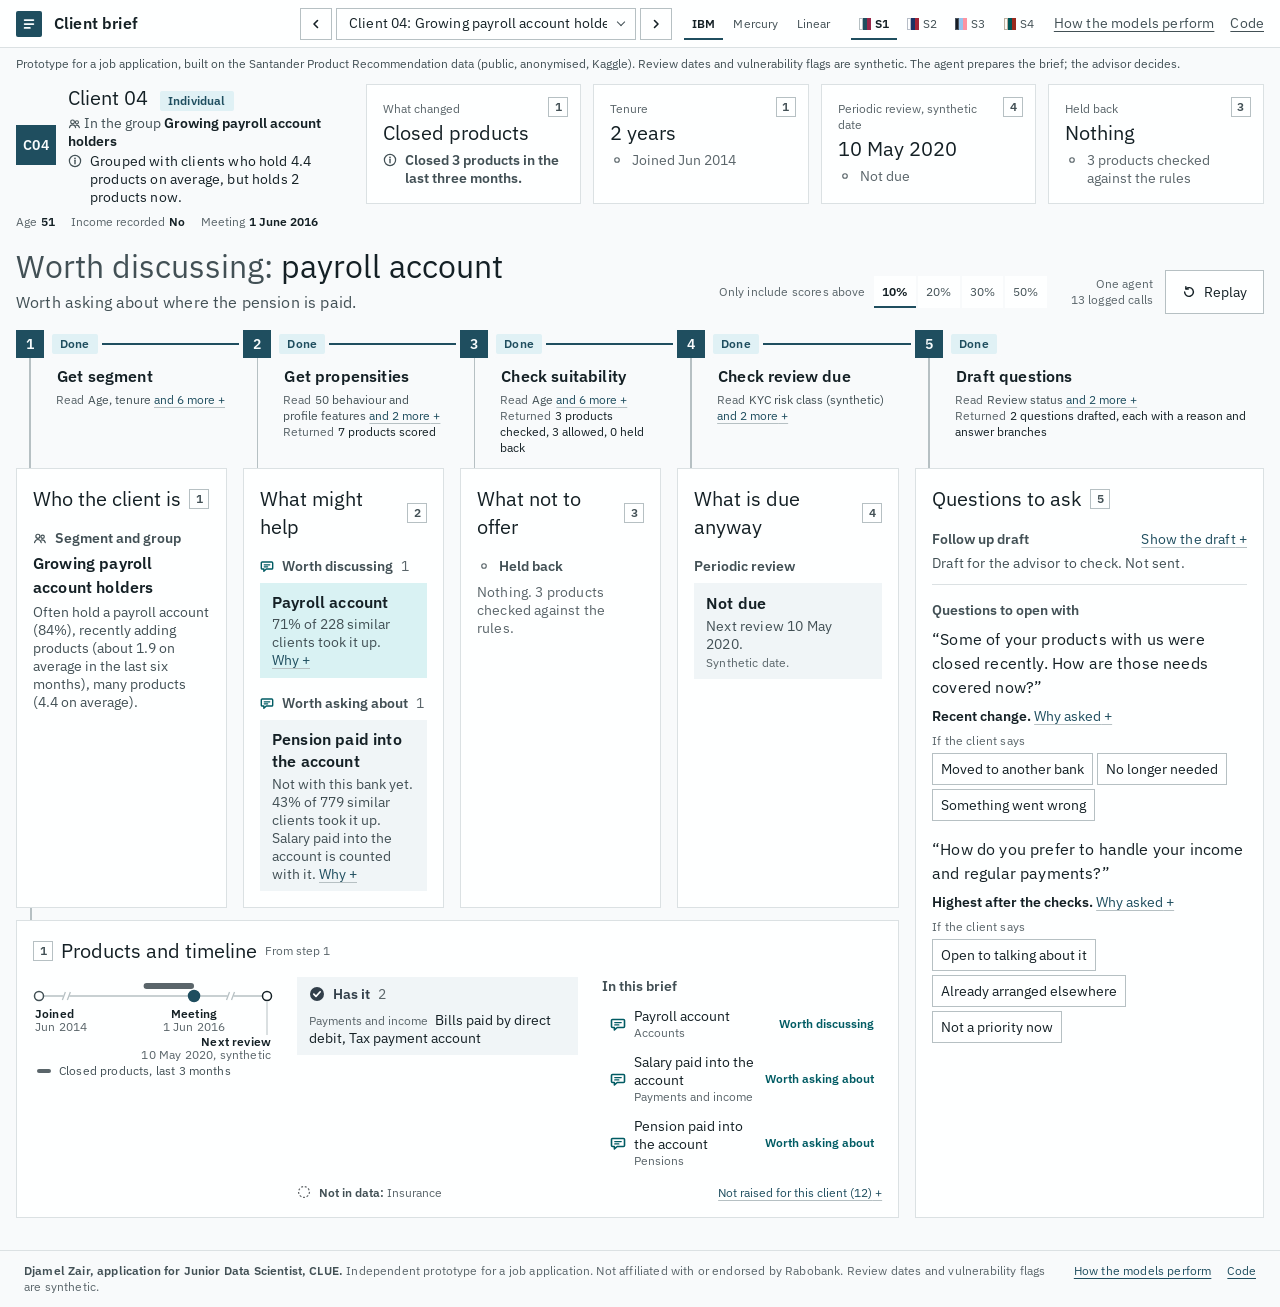
<file: docs/brief/classic.html>
<!doctype html><html lang="en-GB" data-scheme="S1" data-ds="ibm"><head><meta charset="utf-8"><meta name="viewport" content="width=device-width, initial-scale=1">
<title>Client Meeting Brief</title>
<meta name="description" content="One agent prepares a client meeting brief for an advisor: a summary of the client, then the agent's five tool steps, each with the part of the brief it produced directly under it.">
<link rel="preconnect" href="https://fonts.googleapis.com"><link rel="preconnect" href="https://fonts.gstatic.com" crossorigin>
<script>
/* sets the design system before the first paint and loads only that layer's face from google fonts.
   google fonts css2 has no version parameter, so each url pins the exact family and weight axis instead */
(function(){
  var F = {ibm: "IBM+Plex+Sans:wght@400;600", mercury: "Inter:wght@360..500", linear: "Roboto:wght@400;500;600"};
  window.__dsFont = function(id){
    if (!F[id] || document.getElementById("font-" + id)) return;
    var l = document.createElement("link"); l.id = "font-" + id; l.rel = "stylesheet";
    l.href = "https://fonts.googleapis.com/css2?family=" + F[id] + "&display=swap"; document.head.appendChild(l);
  };
  var m = /[?&]ds=(ibm|mercury|linear)\b/i.exec(location.search), id = m ? m[1].toLowerCase() : "ibm";
  document.documentElement.setAttribute("data-ds", id); window.__dsFont(id);
})();
</script>
<link rel="stylesheet" href="tokens.css">
<style>
/* the page is one grid with named areas: a slim header, the client summary, the headline, then the agent spine.
   the spine is the five agent steps in order, and each part of the brief sits directly under the step that made it */
body { display: grid; grid-template-areas: "top" "ctx" "main" "foot"; grid-template-rows: auto auto 1fr auto; min-height: 100vh; }
/* one quiet line that says what the page is, for anyone who opens it cold */
.ctx { grid-area: ctx; padding: var(--sp-2) var(--sp-5) 0; font-size: var(--t-caption); line-height: var(--lh-caption); letter-spacing: var(--ls-caption); color: var(--ink-2); }
.app { grid-area: top; display: flex; align-items: center; gap: var(--sp-4); min-height: var(--hdr-h); padding: 0 var(--sp-5); border-bottom: 1px solid var(--line); background: var(--surface); }
.brand { display: flex; align-items: center; gap: var(--sp-3); min-width: 0; margin-right: auto; }
.brand .mk { display: grid; place-items: center; width: 26px; height: 26px; border-radius: var(--r-s); background: var(--accent); color: var(--on-accent); }
.brand b { font: var(--w-strong) var(--t-body)/1.2 var(--f-sans); white-space: nowrap; }
.brand span { font-size: var(--t-body-sm); color: var(--ink-3); white-space: nowrap; }
@media (max-width: 1599px) { .brand span { display: none; } }
@media (max-width: 1399px) { .v-switch .lbl { display: none; } .v-picker select { width: 240px; } }
.app .links { display: flex; gap: var(--sp-4); font-size: var(--t-body-sm); white-space: nowrap; }
.app .links a { color: var(--ink-2); }
.app .links a:hover { color: var(--accent-text); }
.v-picker select { width: 300px; }

.page { grid-area: main; display: grid; grid-template-areas: "sum" "head" "spine"; gap: var(--sp-4); padding: var(--sp-3) var(--sp-5) var(--sp-6); min-width: 0; }

/* summary: who the client is in one line of facts, then four stat cards */
.sum { grid-area: sum; display: grid; grid-template-columns: minmax(0, 1.45fr) minmax(0, 4fr); gap: var(--sp-5); align-items: start; }
.who { display: grid; gap: var(--sp-2); min-width: 0; }
.who .v-group { overflow-wrap: anywhere; }

/* headline and the controls that change it */
.head { grid-area: head; display: flex; align-items: flex-end; justify-content: space-between; gap: var(--sp-5); }
.head #headline { flex: 1; min-width: 0; max-width: 62rem; }
.head-r { flex: none; display: flex; align-items: center; gap: var(--sp-5); }
.ag { display: flex; align-items: center; gap: var(--sp-3); }
.ag p { font-size: var(--t-caption); line-height: var(--lh-caption); color: var(--ink-3); text-align: right; }

/* the spine. nodes sit on one row and parts on the next, so every part starts at the same height under its step */
/* the products and timeline from step 1 take their own row under parts 1 to 4, so no lane leaves a hole under it.
   the questions are the widest lane and run down beside that row */
.spine { grid-area: spine; --cg: var(--sp-5); --rg: var(--sp-3);
  display: grid; grid-template-columns: minmax(0, 1fr) minmax(0, 0.95fr) minmax(0, 0.95fr) minmax(0, 1.05fr) minmax(0, 1.65fr);
  grid-template-areas: "n1 n2 n3 n4 n5" "p1 p2 p3 p4 p5" "w w w w p5"; grid-template-rows: auto auto 1fr;
  column-gap: var(--cg); row-gap: var(--rg); align-items: stretch; }
.lane { display: contents; }
.lane[data-n="1"] > .node { grid-area: n1; } .lane[data-n="1"] > .part { grid-area: p1; }
.lane[data-n="2"] > .node { grid-area: n2; } .lane[data-n="2"] > .part { grid-area: p2; }
.lane[data-n="3"] > .node { grid-area: n3; } .lane[data-n="3"] > .part { grid-area: p3; }
.lane[data-n="4"] > .node { grid-area: n4; } .lane[data-n="4"] > .part { grid-area: p4; }
.lane[data-n="5"] > .node { grid-area: n5; } .lane[data-n="5"] > .part { grid-area: p5; }
.lane[data-n="1"] > .part.wallet-part { grid-area: w; }
.node { display: flex; flex-direction: column; min-width: 0; }
/* a step: the numbered marker on the rail, the status on the rail beside it, the name and what it read underneath */
.node .v-step { flex: 1; grid-template-columns: var(--size-marker) minmax(0, 1fr); grid-template-rows: var(--size-marker) auto; gap: var(--sp-1) var(--sp-3); isolation: isolate; }
.node .v-step-n { grid-row: 1; grid-column: 1; }
.node .v-step-body { grid-row: 2; grid-column: 2; }
.node .v-st { position: absolute; top: calc((var(--size-marker) - var(--size-tag)) / 2); left: calc(var(--size-marker) + var(--sp-2)); z-index: var(--z-raise); box-shadow: 0 0 0 4px var(--bg); }
.node .v-st[data-status="run"], .node .v-st[data-status="wait"] { background: var(--bg); }
/* the rail from this marker to the next one; it fills in with the accent once the step is done */
.node .v-step::before, .node .v-step::after { content: ""; position: absolute; z-index: -1; left: calc(var(--size-marker) + var(--bw-rail) * 4); right: calc(-1 * var(--cg) + var(--sp-1)); top: calc(var(--size-marker) / 2 - var(--bw-rail) / 2); height: var(--bw-rail); background: var(--line-2); }
.node .v-step::after { background: var(--accent); transform: scaleX(0); transform-origin: left center; transition: transform var(--dur-fast) var(--ease); }
.node .v-step[data-s="done"]::after { transform: scaleX(1); }
.lane[data-n="5"] .v-step::before, .lane[data-n="5"] .v-step::after { display: none; }
/* the stem from the marker down into the part this step produced */
.node .stem { position: absolute; left: calc(var(--size-marker) / 2 - var(--bw-rail) / 2); top: var(--size-marker); bottom: calc(-1 * var(--rg)); width: var(--bw-rail); background: var(--line-2); z-index: -1; transition: background-color var(--dur) var(--ease); }

/* a part: the card under its step. fewer borders inside, the hierarchy comes from type and space */
.part { position: relative; align-self: stretch; display: grid; align-content: start; gap: var(--sp-4); padding: var(--card-pad); min-width: 0; transition: box-shadow var(--dur) var(--ease), background-color var(--dur) var(--ease); }
.part > [hidden] { display: none; }
/* the products and timeline row: still step 1's, so it carries step 1's tag and a short stem up into part 1 */
.wallet-part { gap: var(--sp-3); }
.wallet-part::before { content: ""; position: absolute; left: calc(var(--size-marker) / 2 - var(--bw-rail) / 2); top: calc(-1 * var(--rg) - var(--card-bw)); height: var(--rg); width: var(--bw-rail); background: var(--line-2); transition: background-color var(--dur) var(--ease); }
.lane[data-n="1"]:is(:hover, :focus-within) > .wallet-part::before, .lane[data-n="1"][data-on] > .wallet-part::before { background: var(--lit-line); }
.wal-h { display: flex; flex-wrap: wrap; align-items: baseline; justify-content: space-between; gap: var(--sp-2); }
.wal-h .wal-from { font-size: var(--t-caption); line-height: var(--lh-caption); font-weight: var(--w-body); color: var(--ink-3); }
.wal-h .wal-tog { display: none; font-size: var(--t-body-sm); text-align: left; }
.wal-body { display: grid; grid-template-columns: minmax(240px, 1fr) minmax(0, 2.6fr); gap: var(--sp-5); align-items: start; }
.wal-body #timeline { min-width: 0; }

/* hover or focus anywhere in a lane lights its step and its part together; a click pins it, as before */
.lane:is(:hover, :focus-within) .v-step-n, .lane[data-on] .v-step-n { box-shadow: 0 0 0 3px var(--lit-bg), 0 0 0 4px var(--lit-line); }
.lane:is(:hover, :focus-within) .stem, .lane[data-on] .stem { background: var(--lit-line); }
.lane:is(:hover, :focus-within) > .part, .lane[data-on] > .part { box-shadow: 0 0 0 1px var(--lit-line); }
.lane[data-on] .v-step-btn { background: var(--lit-bg); }

/* what not to offer must be impossible to miss when it holds something, and calm when it does not */
.part[data-hold] { box-shadow: var(--rule-hold); }
.lane:is(:hover, :focus-within) > .part[data-hold], .lane[data-on] > .part[data-hold] { box-shadow: var(--rule-hold), 0 0 0 1px var(--lit-line); }
.part[data-hold] .v-part-h { color: var(--st-heldback); }

/* during a replay the stem draws and the part fades in once its step is done */
.lane:not([data-done]) .stem { background: var(--line); }
.lane:not([data-done]) > .part > * { opacity: 0.35; }
.part > * { transition: opacity var(--dur) var(--ease); }

/* step 1 part: segment and group */
/* the follow up line at the top of part 5, ruled off from the questions under it */
.part #followup:not([hidden]) { padding-bottom: var(--sp-3); border-bottom: var(--bw) solid var(--row-line); }
.grp { display: grid; gap: var(--sp-1); }
.grp .nm { font-weight: var(--w-strong); color: var(--ink); }
.grp .v-meta { color: var(--ink-2); }

.foot { grid-area: foot; display: flex; justify-content: space-between; gap: var(--sp-5); padding: var(--sp-3) var(--sp-5); border-top: 1px solid var(--line); font-size: var(--t-caption); line-height: var(--lh-caption); color: var(--ink-3); }
.foot b { color: var(--ink-2); }
.foot .v-foot-l { display: flex; gap: var(--sp-4); white-space: nowrap; }

/* a laptop: the header gives up its labels, the gaps tighten */
@media (max-width: 1366px) { .page, .ctx { padding-left: var(--sp-4); padding-right: var(--sp-4); } .spine { --cg: var(--sp-4); } .app { padding: 0 var(--sp-4); gap: var(--sp-3); } }
/* a tablet: two lanes a row, the questions take the full width */
@media (max-width: 1099px) {
  .app { flex-wrap: wrap; padding: var(--sp-2) var(--sp-4); }
  .sum { grid-template-columns: minmax(0, 1fr); }
  .head { flex-direction: column; align-items: flex-start; }
  .head-r { flex-wrap: wrap; }
  .spine { grid-template-columns: minmax(0, 1fr) minmax(0, 1fr); grid-template-areas: "n1 n2" "p1 p2" "w w" "n3 n4" "p3 p4" "n5 n5" "p5 p5"; grid-template-rows: none; }
  .lane:is([data-n="3"], [data-n="4"], [data-n="5"]) > .node { padding-top: var(--sp-4); }
  .lane:is([data-n="2"], [data-n="4"]) .v-step::before, .lane:is([data-n="2"], [data-n="4"]) .v-step::after { display: none; }
}
@media (max-width: 760px) {
  .app { gap: var(--sp-2); }
  .ctx { padding: var(--sp-2) var(--sp-4) 0; }
  .brand span { display: none; }
  .v-picker { order: 3; width: 100%; } .v-picker .v-sel { flex: 1; } .v-picker select { width: 100%; max-width: none; }
  .app .links { display: none; }
  .v-sum { grid-template-columns: minmax(0, 1fr) minmax(0, 1fr); }
  .head-r { flex-direction: column; align-items: flex-start; gap: var(--sp-3); }
  .ag p { text-align: left; }
  /* a phone: the five steps stack in order, each part directly under its step */
  .spine { grid-template-columns: minmax(0, 1fr); grid-template-areas: "n1" "p1" "w" "n2" "p2" "n3" "p3" "n4" "p4" "n5" "p5"; }
  .v-head { font-size: var(--t-headline-sm); line-height: var(--lh-headline-sm); }
  /* the products fold behind one button that says what is in them, so what not to offer comes up sooner */
  .wal-body { grid-template-columns: minmax(0, 1fr); gap: var(--sp-3); }
  .wal-h .wal-tog { display: inline; }
  .wallet-part:not([data-open]) #wallet { display: none; }
  .v-stat .val { font-size: var(--t-body); line-height: var(--lh-body); }
  .lane:not([data-n="1"]) > .node { padding-top: var(--sp-5); }
  .node .v-step::before, .node .v-step::after { display: none; }
  .foot { flex-direction: column; padding: var(--sp-4); }
}
</style>
</head>
<body>
<a class="v-skip" href="#stage">Skip to the brief</a>
<header class="app">
  <div class="brand"><span class="mk" aria-hidden="true"><svg width="14" height="14" viewBox="0 0 16 16"><path d="M3 3.5h10M3 8h10M3 12.5h6" stroke="currentColor" stroke-width="2" stroke-linecap="round"/></svg></span>
    <b>Client brief</b><span>Djamel Zair, application for Junior Data Scientist, CLUE</span></div>
  <div id="picker"></div>
  <div id="ds"></div>
  <div id="scheme"></div>
  <nav class="links" aria-label="Pages"><a href="../model.html">How the models perform</a><a id="code-l" href="https://github.com/DjamelZair/ClientMeetingBriefAgent-">Code</a></nav>
</header>
<div class="ctx" id="context"></div>

<main class="page" id="main">
  <section class="sum" aria-label="Client summary">
    <div class="who"><div id="identity"></div><div id="facts"></div></div>
    <div id="summary"></div>
  </section>

  <section class="head" id="stage" aria-label="Headline" tabindex="-1">
    <div id="headline"></div>
    <div class="head-r"><div id="hbar"></div><div class="ag" id="agent-h"></div></div>
  </section>

  <ol class="spine" aria-label="The agent's five steps, each with the part of the brief it produced">
    <li class="lane" data-n="1">
      <div class="node" id="node-1"></div>
      <section class="part v-card" aria-labelledby="ph-1"><div id="ph1"></div><div id="group"></div></section>
      <section class="part v-card wallet-part" aria-labelledby="wal-h"><div class="wal-h" id="wal-head"></div>
        <div class="wal-body"><div id="timeline"></div><div id="wallet"></div></div>
      </section>
    </li>
    <li class="lane" data-n="2">
      <div class="node" id="node-2"></div>
      <section class="part v-card" aria-labelledby="ph-2"><div id="ph2"></div><div id="discuss"></div><div id="ask"></div></section>
    </li>
    <li class="lane" data-n="3">
      <div class="node" id="node-3"></div>
      <section class="part v-card" aria-labelledby="ph-3"><div id="ph3"></div><div id="care"></div><div id="held"></div><div id="aside"></div></section>
    </li>
    <li class="lane" data-n="4">
      <div class="node" id="node-4"></div>
      <section class="part v-card" aria-labelledby="ph-4"><div id="ph4"></div><div id="review"></div></section>
    </li>
    <li class="lane" data-n="5">
      <div class="node" id="node-5"></div>
      <section class="part v-card" aria-labelledby="ph-5"><div id="ph5"></div><div id="followup"></div><div id="questions"></div></section>
    </li>
  </ol>
</main>

<footer class="foot" id="foot"></footer>

<script src="../field.js"></script>
<script src="variants.js"></script>
<script>
/* this page only places components. three small pieces are its own: the agent line, the step 1 group card and the wallet toggle */
var esc = function(s){ return String(s == null ? "" : s).replace(/[&<>"]/g, function(c){ return {"&": "&amp;", "<": "&lt;", ">": "&gt;", '"': "&quot;"}[c]; }); };

/* the agent line: one agent, its call count, and replay or skip */
function agentHead(el, ctx){
  var S = V.state, n = ctx.v.nCalls;
  el.innerHTML = '<p>One agent<br>' + n + ' logged ' + (n === 1 ? 'call' : 'calls') + '</p>' +
    (S.replaying ? '<button type="button" class="v-btn" data-act="skip">Skip</button>'
      : '<button type="button" class="v-btn" data-act="replay" aria-label="Replay the one agent, ' + n + ' logged ' + (n === 1 ? 'call' : 'calls') + '">' + V.glyph("replay", 14) + 'Replay</button>');
}
agentHead.deps = ["client", "replay"];
/* step 1 produced the segment and the group */
function groupCard(el, ctx){
  var v = ctx.v;
  el.innerHTML = '<div class="grp" data-from="1"><h3 class="v-lane-h">' + V.glyph("group", 14) + 'Segment and group</h3>' +
    '<p class="nm">' + esc(v.who.name) + '</p><p class="v-meta">' + esc(V.util.cap(v.who.description)) + '.</p></div>';
}
/* the bar decides which scores step 2 keeps, so it sits with the headline it changes */
function scoreBar(el, ctx){ V.components.bar(el, ctx); var l = el.querySelector("#v-bar-l"); if (l) l.textContent = "Only include scores above"; }
scoreBar.deps = ["client", "model"];
/* the products the agent did not raise stay one click away, so a full wallet stays short */
function wallet(el, ctx){
  V.components.wallet(el, ctx, {split: true});
  var q = el.querySelector(".v-wcat-quiet"); if (!q) return;
  var h = q.querySelector(".v-wcat-h"), open = !!V.state.open.wq, n = 0;
  q.querySelectorAll(".v-wquiet").forEach(function(p){ var t = p.textContent.split(":").slice(1).join(":"); n += t.split(",").length; });
  q.id = "l2-wq"; q.hidden = !open; h.remove();
  /* the toggle sits on the not in data line when there is one, so the quiet products cost no row of their own */
  var line = el.querySelector(".v-wnone");
  (line || q).insertAdjacentHTML(line ? "beforeend" : "beforebegin", '<button type="button" class="v-link v-wq-tog" data-act="toggle" data-key="wq" aria-expanded="' + open + '" aria-controls="l2-wq">' + esc(h.textContent) + ' (' + n + ')</button>');
}
wallet.deps = ["client", "model"];
/* the heading of the products row says it comes from step 1. on a phone it is also the button that opens the list,
   and its label counts what is inside, so nothing held back is hidden behind it unseen */
function walletHead(el, ctx){
  var c = V.walletCounts(ctx.v), W = V.STATE_WORDS, open = !!V.state.open.wal, parts = [W.held + " " + c.held];
  if (c.heldback) parts.push(W.heldback + " " + c.heldback);
  if (c.discuss) parts.push(W.discuss + " " + c.discuss);
  if (c.progress) parts.push(W.progress + " " + c.progress);
  el.innerHTML = '<h2 class="v-part-h" id="wal-h">' + V.fromTag(1) + '<span>Products and timeline</span><span class="wal-from">From step 1</span></h2>' +
    '<button type="button" class="v-link wal-tog" data-act="wal" aria-expanded="' + open + '" aria-controls="wallet">' + (open ? 'Hide products' : 'Show products') + ': ' + esc(parts.join(", ")) + '</button>';
  el.closest(".wallet-part").toggleAttribute("data-open", open);
}
walletHead.deps = ["client", "model"];
document.addEventListener("click", function(e){
  if (!e.target.closest('[data-act="wal"]')) return;
  V.state.open.wal = !V.state.open.wal; walletHead(document.getElementById("wal-head"), {v: V.state.v, m: V.state.m});
  document.querySelector('[data-act="wal"]').focus();
});

/* the five brief parts, each named by the question it answers */
var PARTS = ["Who the client is", "What might help", "What not to offer", "What is due anyway", "Questions to ask"];
var mounts = {
  "#identity": ["identity", {mismatch: "inline", sk: 2}], "#facts": ["facts", {sk: 1}], "#summary": ["summary", {sk: 3}],
  "#headline": ["headline", {kicker: false, sk: 2}], "#hbar": scoreBar, "#agent-h": [agentHead, {sk: 1}],
  "#group": [groupCard, {sk: 4}], "#wal-head": [walletHead, {sk: 1}], "#timeline": ["timeline", {sk: 2}], "#wallet": [wallet, {sk: 5}],
  "#discuss": ["discuss", {tags: false, sk: 4}], "#ask": ["ask", {tags: false, sk: 2}],
  "#care": "care", "#held": ["held", {tags: false, sk: 3}], "#aside": ["aside", {asideWhy: "toggle", tags: false, sk: 2}],
  "#review": ["review", {tags: false, sk: 3}],
  "#questions": ["questions", {why: "toggle", tags: false, sk: 6}], "#followup": ["followup", {tags: false, sk: 1}]
};
/* steps 1 and 4 drop their returned line: the part right under them says the same words */
for (var n = 1; n <= 5; n++){
  mounts["#node-" + n] = ["step", {n: n, readChars: 24, ret: [2, 3, 5], sk: 3}];
  mounts["#ph" + n] = ["partHead", {n: n, title: PARTS[n - 1], sk: 1}];
}
V.boot({chrome: [["#picker", "picker"], ["#ds", "ds"], ["#scheme", "scheme"], ["#context", "context"], ["#foot", "footer"]], mounts: mounts})
  .then(function(F){ if (F && F.links.code) document.getElementById("code-l").href = F.links.code; });

/* the lane of the selected step stays lit; a lane counts as done when its step is done, or always outside a replay */
function lanes(){
  var S = V.state, cur = V.links.current();
  document.querySelectorAll(".lane").forEach(function(l){
    var k = +l.getAttribute("data-n");
    l.toggleAttribute("data-on", k === cur);
    l.toggleAttribute("data-done", !S.replaying || S.stepState[k - 1] === "done");
  });
  /* the stem runs from the marker to the top of the part, whatever height the step name takes */
  document.querySelectorAll(".node .v-step").forEach(function(st){ if (!st.querySelector(".stem")) st.insertAdjacentHTML("afterbegin", '<span class="stem" aria-hidden="true"></span>'); });
  var hold = S.m ? V.lane(S.m, "hold").length : 0;
  document.querySelector('.lane[data-n="3"] > .part').toggleAttribute("data-hold", hold > 0);
}
V.on("render", lanes);
V.on("link", lanes);
V.on("step", lanes);

/* the timeline is drawn to its box, so it redraws when the box or the face changes */
var tlw = 0, tl = document.getElementById("timeline");
function redrawTimeline(force){ var w = tl.clientWidth; if (w && (force || Math.abs(w - tlw) > 2) && V.state.v){ tlw = w; V.components.timeline(tl, {v: V.state.v, m: V.state.m}, {}); V.links.apply(); } }
new ResizeObserver(function(){ redrawTimeline(false); }).observe(tl);
V.on("resize", function(){ redrawTimeline(true); });
</script>
</body></html>
</file>
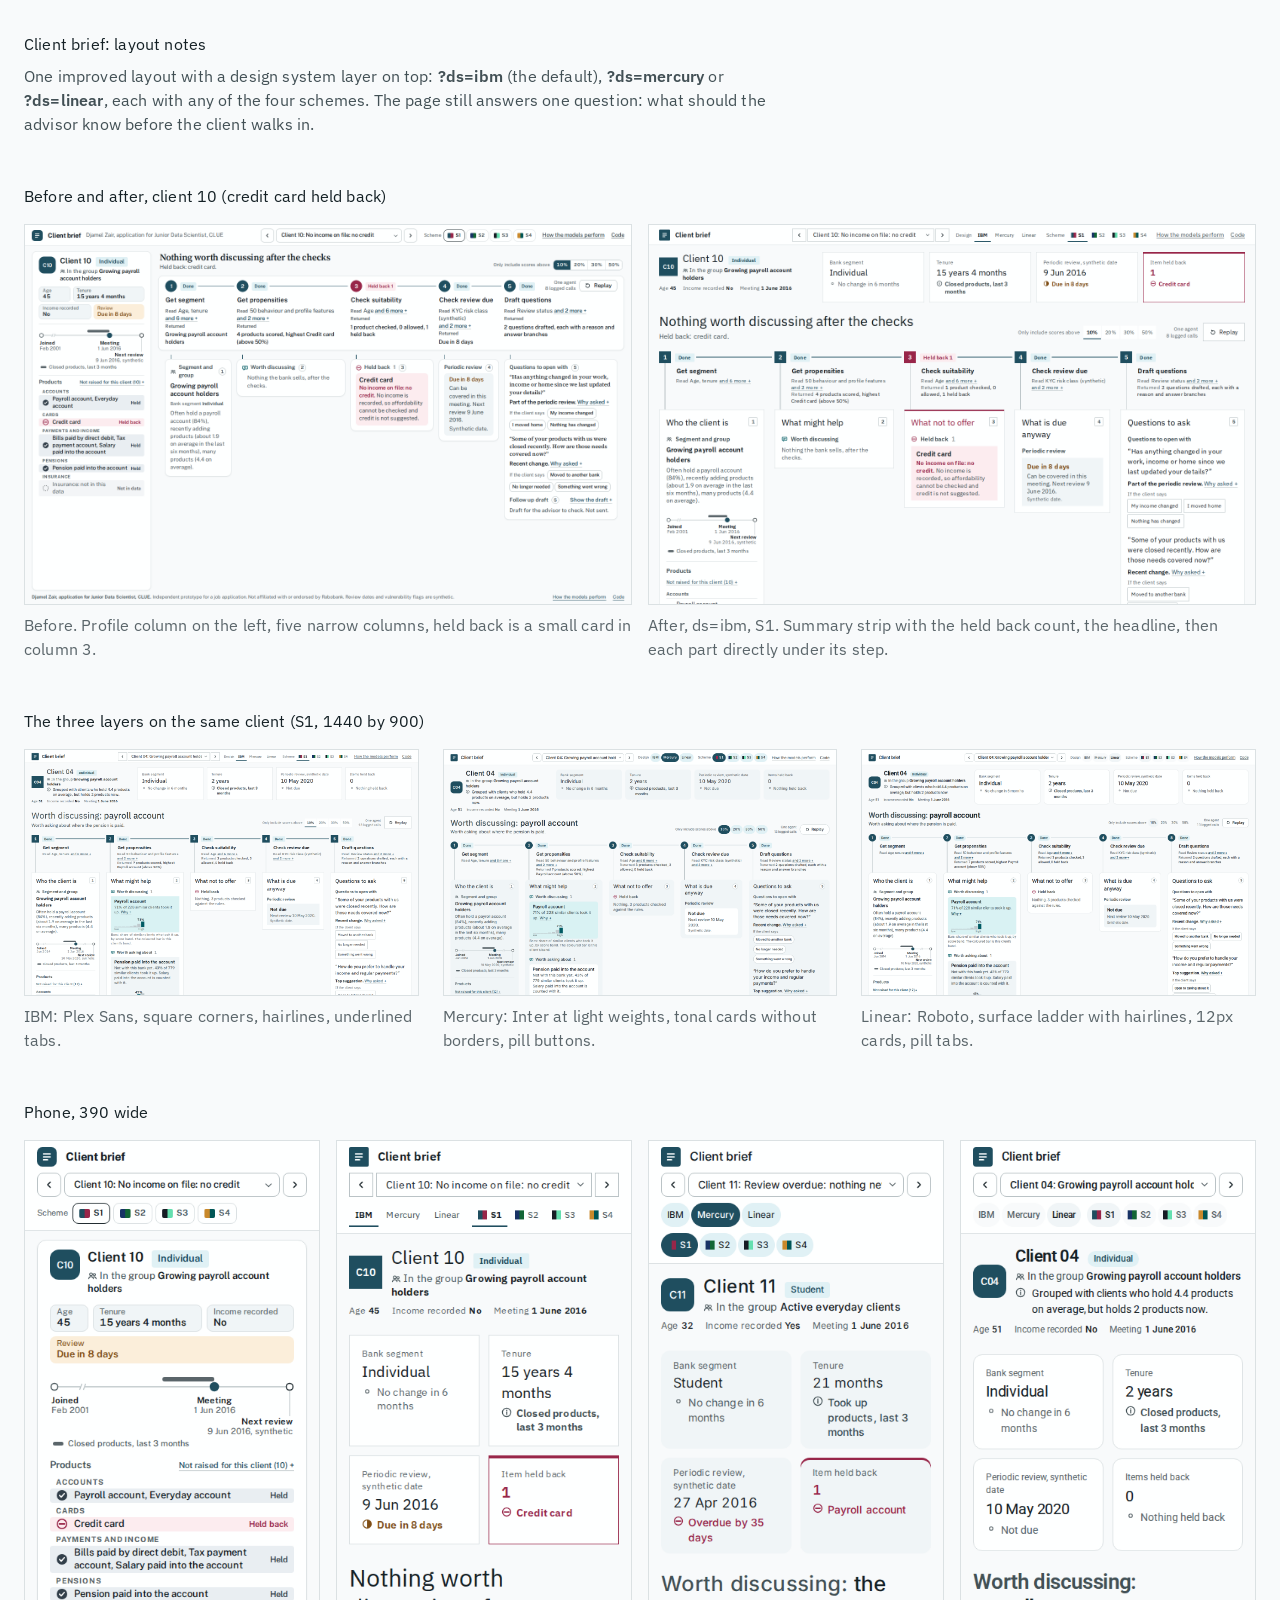
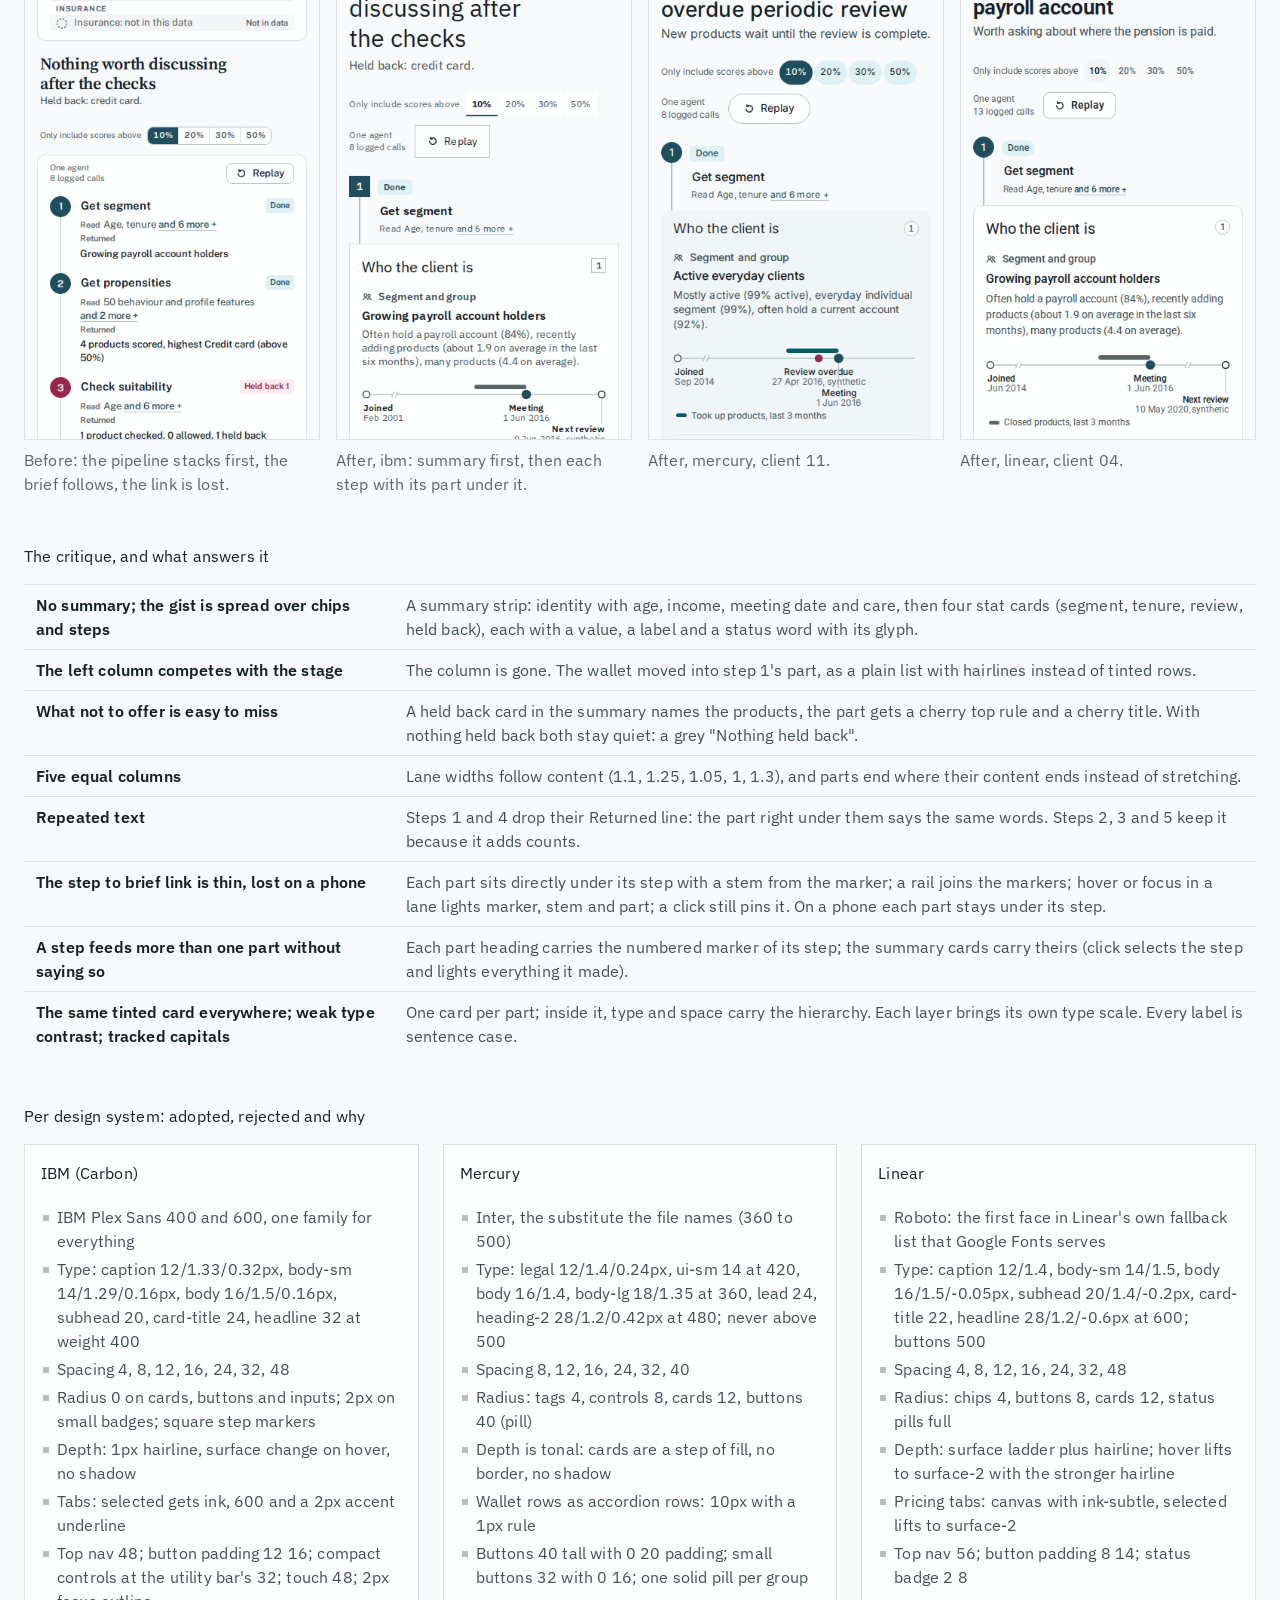
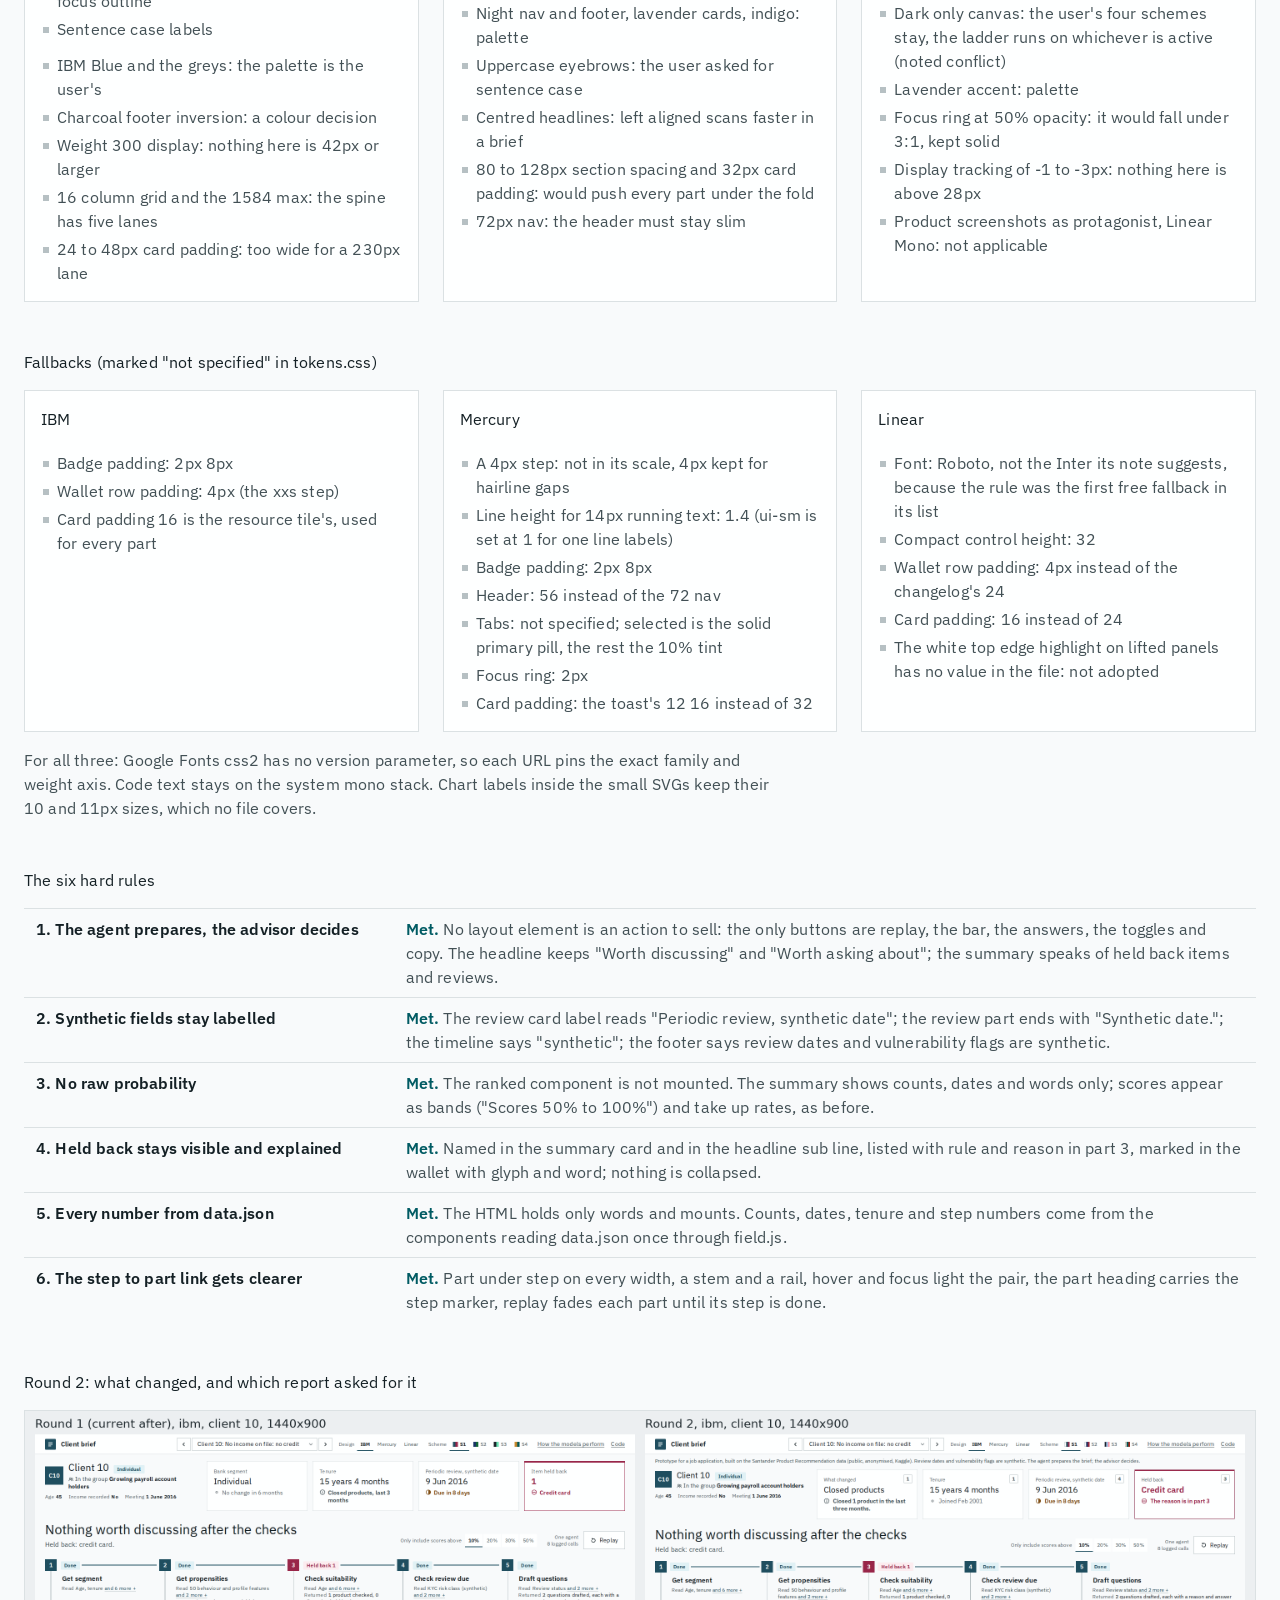
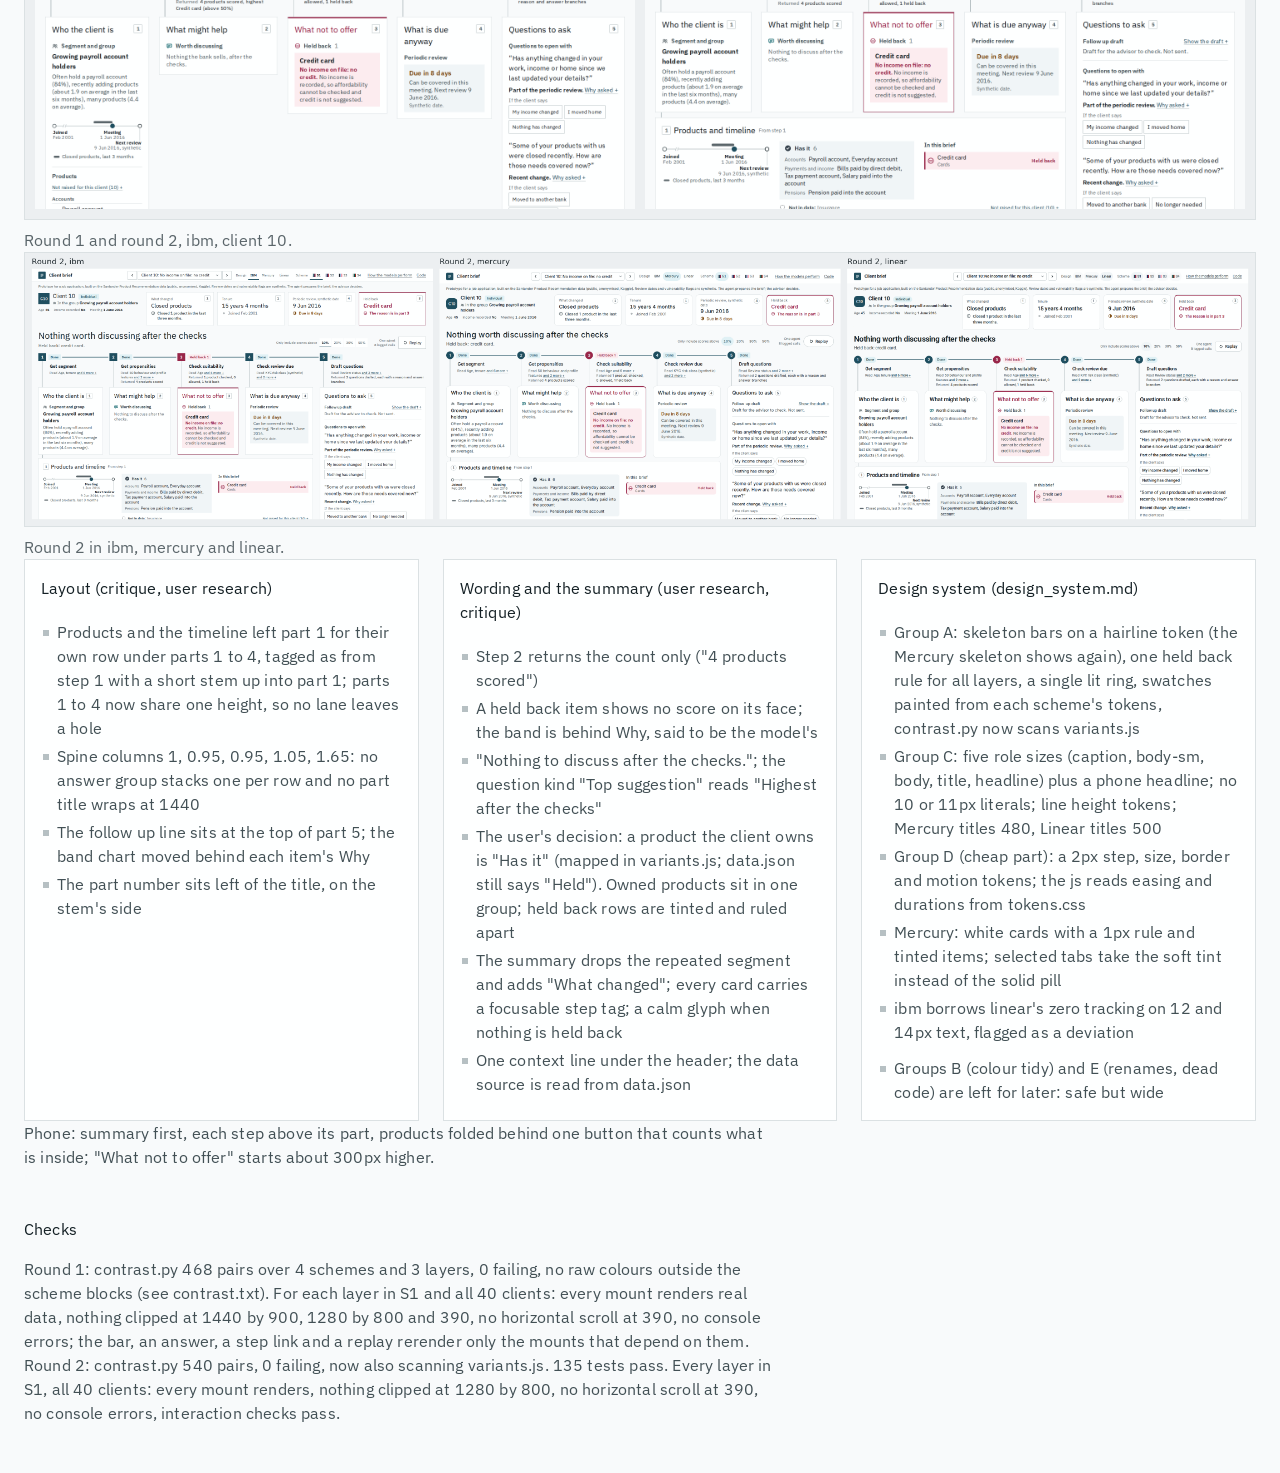
<file: docs/brief/review/layout_notes.html>
<!doctype html><html lang="en-GB" data-scheme="S1" data-ds="ibm"><head><meta charset="utf-8"><meta name="viewport" content="width=device-width, initial-scale=1">
<title>Brief Layout Notes</title>
<meta name="description" content="Before and after of the client brief layout, the critique, what each design system layer adopts and rejects, the hard rules and the fallbacks.">
<link href="https://fonts.googleapis.com/css2?family=IBM+Plex+Sans:wght@400;600&display=swap" rel="stylesheet">
<link rel="stylesheet" href="../tokens.css">
<style>
/* a one page poster; every colour is a token from ../tokens.css (S1 with the ibm layer) */
body { padding: var(--sp-6) var(--sp-5) var(--sp-7); }
.wrap { max-width: 1440px; margin: 0 auto; display: grid; gap: var(--sp-7); }
h1 { font: var(--w-head) var(--t-2xl)/var(--lh-2xl) var(--f-head); }
h2 { font: var(--w-title) var(--t-xl)/var(--lh-xl) var(--f-head); margin-bottom: var(--sp-4); }
h3 { font: var(--w-strong) var(--t-m)/var(--lh-m) var(--f-ui); margin-bottom: var(--sp-2); }
p, li { font-size: var(--t-s); line-height: 1.5; color: var(--ink-2); max-width: 75ch; }
.lead { font-size: var(--t-m); color: var(--ink-2); margin-top: var(--sp-2); }
.lead b { white-space: nowrap; }
.pair { display: grid; grid-template-columns: minmax(0, 1fr) minmax(0, 1fr); gap: var(--sp-4); }
figure { display: grid; gap: var(--sp-2); }
figure img { width: 100%; height: auto; border: 1px solid var(--line); display: block; }
figcaption { font-size: var(--t-xs); color: var(--ink-3); }
.phones { display: grid; grid-template-columns: repeat(4, minmax(0, 1fr)); gap: var(--sp-4); align-items: start; }
.phones img { max-height: 900px; object-fit: cover; object-position: top; }
.cols { display: grid; grid-template-columns: repeat(3, minmax(0, 1fr)); gap: var(--sp-5); }
.box { background: var(--surface); border: 1px solid var(--line); padding: var(--sp-4); display: grid; gap: var(--sp-3); align-content: start; }
ul.l { display: grid; gap: var(--sp-1); }
ul.l li { padding-left: var(--sp-4); position: relative; }
ul.l li::before { content: ""; position: absolute; left: 2px; top: 0.6em; width: 6px; height: 6px; background: var(--line-2); }
.yes li::before { background: var(--st-discuss); }
.no li::before { background: var(--st-heldback); }
.fb li::before { background: var(--st-progress); }
table { border-collapse: collapse; width: 100%; font-size: var(--t-s); }
th, td { text-align: left; vertical-align: top; padding: var(--sp-2) var(--sp-3); border-top: 1px solid var(--line); color: var(--ink-2); }
th { color: var(--ink); font-weight: var(--w-strong); width: 30%; }
.tag { display: inline-block; font-size: var(--t-xs); font-weight: var(--w-strong); color: var(--st-discuss); }
@media (max-width: 900px) { .pair, .cols { grid-template-columns: minmax(0, 1fr); } .phones { grid-template-columns: minmax(0, 1fr) minmax(0, 1fr); } }
</style></head>
<body><div class="wrap">

<header>
  <h1>Client brief: layout notes</h1>
  <p class="lead">One improved layout with a design system layer on top: <b>?ds=ibm</b> (the default), <b>?ds=mercury</b> or <b>?ds=linear</b>, each with any of the four schemes. The page still answers one question: what should the advisor know before the client walks in.</p>
</header>

<section>
  <h2>Before and after, client 10 (credit card held back)</h2>
  <div class="pair">
    <figure><img src="before/desktop_client10.png" alt="Before: profile column on the left, a pipeline card, five equal columns under it"><figcaption>Before. Profile column on the left, five narrow columns, held back is a small card in column 3.</figcaption></figure>
    <figure><img src="after/desktop_ibm_S1_client10.png" alt="After: summary strip, headline, then five steps each with its part directly underneath"><figcaption>After, ds=ibm, S1. Summary strip with the held back count, the headline, then each part directly under its step.</figcaption></figure>
  </div>
</section>

<section>
  <h2>The three layers on the same client (S1, 1440 by 900)</h2>
  <div class="cols">
    <figure><img src="after/desktop_ibm_S1_client04.png" alt="IBM layer, client 04"><figcaption>IBM: Plex Sans, square corners, hairlines, underlined tabs.</figcaption></figure>
    <figure><img src="after/desktop_mercury_S1_client04.png" alt="Mercury layer, client 04"><figcaption>Mercury: Inter at light weights, tonal cards without borders, pill buttons.</figcaption></figure>
    <figure><img src="after/desktop_linear_S1_client04.png" alt="Linear layer, client 04"><figcaption>Linear: Roboto, surface ladder with hairlines, 12px cards, pill tabs.</figcaption></figure>
  </div>
</section>

<section>
  <h2>Phone, 390 wide</h2>
  <div class="phones">
    <figure><img src="before/phone_client10.png" alt="Before on a phone"><figcaption>Before: the pipeline stacks first, the brief follows, the link is lost.</figcaption></figure>
    <figure><img src="after/phone_ibm_S1_client10.png" alt="After on a phone, IBM"><figcaption>After, ibm: summary first, then each step with its part under it.</figcaption></figure>
    <figure><img src="after/phone_mercury_S1_client11.png" alt="After on a phone, Mercury"><figcaption>After, mercury, client 11.</figcaption></figure>
    <figure><img src="after/phone_linear_S1_client04.png" alt="After on a phone, Linear"><figcaption>After, linear, client 04.</figcaption></figure>
  </div>
</section>

<section>
  <h2>The critique, and what answers it</h2>
  <table>
    <tr><th>No summary; the gist is spread over chips and steps</th><td>A summary strip: identity with age, income, meeting date and care, then four stat cards (segment, tenure, review, held back), each with a value, a label and a status word with its glyph.</td></tr>
    <tr><th>The left column competes with the stage</th><td>The column is gone. The wallet moved into step 1's part, as a plain list with hairlines instead of tinted rows.</td></tr>
    <tr><th>What not to offer is easy to miss</th><td>A held back card in the summary names the products, the part gets a cherry top rule and a cherry title. With nothing held back both stay quiet: a grey "Nothing held back".</td></tr>
    <tr><th>Five equal columns</th><td>Lane widths follow content (1.1, 1.25, 1.05, 1, 1.3), and parts end where their content ends instead of stretching.</td></tr>
    <tr><th>Repeated text</th><td>Steps 1 and 4 drop their Returned line: the part right under them says the same words. Steps 2, 3 and 5 keep it because it adds counts.</td></tr>
    <tr><th>The step to brief link is thin, lost on a phone</th><td>Each part sits directly under its step with a stem from the marker; a rail joins the markers; hover or focus in a lane lights marker, stem and part; a click still pins it. On a phone each part stays under its step.</td></tr>
    <tr><th>A step feeds more than one part without saying so</th><td>Each part heading carries the numbered marker of its step; the summary cards carry theirs (click selects the step and lights everything it made).</td></tr>
    <tr><th>The same tinted card everywhere; weak type contrast; tracked capitals</th><td>One card per part; inside it, type and space carry the hierarchy. Each layer brings its own type scale. Every label is sentence case.</td></tr>
  </table>
</section>

<section>
  <h2>Per design system: adopted, rejected and why</h2>
  <div class="cols">
    <div class="box"><h3>IBM (Carbon)</h3>
      <ul class="l yes"><li>IBM Plex Sans 400 and 600, one family for everything</li><li>Type: caption 12/1.33/0.32px, body-sm 14/1.29/0.16px, body 16/1.5/0.16px, subhead 20, card-title 24, headline 32 at weight 400</li><li>Spacing 4, 8, 12, 16, 24, 32, 48</li><li>Radius 0 on cards, buttons and inputs; 2px on small badges; square step markers</li><li>Depth: 1px hairline, surface change on hover, no shadow</li><li>Tabs: selected gets ink, 600 and a 2px accent underline</li><li>Top nav 48; button padding 12 16; compact controls at the utility bar's 32; touch 48; 2px focus outline</li><li>Sentence case labels</li></ul>
      <ul class="l no"><li>IBM Blue and the greys: the palette is the user's</li><li>Charcoal footer inversion: a colour decision</li><li>Weight 300 display: nothing here is 42px or larger</li><li>16 column grid and the 1584 max: the spine has five lanes</li><li>24 to 48px card padding: too wide for a 230px lane</li></ul></div>
    <div class="box"><h3>Mercury</h3>
      <ul class="l yes"><li>Inter, the substitute the file names (360 to 500)</li><li>Type: legal 12/1.4/0.24px, ui-sm 14 at 420, body 16/1.4, body-lg 18/1.35 at 360, lead 24, heading-2 28/1.2/0.42px at 480; never above 500</li><li>Spacing 8, 12, 16, 24, 32, 40</li><li>Radius: tags 4, controls 8, cards 12, buttons 40 (pill)</li><li>Depth is tonal: cards are a step of fill, no border, no shadow</li><li>Wallet rows as accordion rows: 10px with a 1px rule</li><li>Buttons 40 tall with 0 20 padding; small buttons 32 with 0 16; one solid pill per group</li></ul>
      <ul class="l no"><li>Night nav and footer, lavender cards, indigo: palette</li><li>Uppercase eyebrows: the user asked for sentence case</li><li>Centred headlines: left aligned scans faster in a brief</li><li>80 to 128px section spacing and 32px card padding: would push every part under the fold</li><li>72px nav: the header must stay slim</li></ul></div>
    <div class="box"><h3>Linear</h3>
      <ul class="l yes"><li>Roboto: the first face in Linear's own fallback list that Google Fonts serves</li><li>Type: caption 12/1.4, body-sm 14/1.5, body 16/1.5/-0.05px, subhead 20/1.4/-0.2px, card-title 22, headline 28/1.2/-0.6px at 600; buttons 500</li><li>Spacing 4, 8, 12, 16, 24, 32, 48</li><li>Radius: chips 4, buttons 8, cards 12, status pills full</li><li>Depth: surface ladder plus hairline; hover lifts to surface-2 with the stronger hairline</li><li>Pricing tabs: canvas with ink-subtle, selected lifts to surface-2</li><li>Top nav 56; button padding 8 14; status badge 2 8</li></ul>
      <ul class="l no"><li>Dark only canvas: the user's four schemes stay, the ladder runs on whichever is active (noted conflict)</li><li>Lavender accent: palette</li><li>Focus ring at 50% opacity: it would fall under 3:1, kept solid</li><li>Display tracking of -1 to -3px: nothing here is above 28px</li><li>Product screenshots as protagonist, Linear Mono: not applicable</li></ul></div>
  </div>
</section>

<section>
  <h2>Fallbacks (marked "not specified" in tokens.css)</h2>
  <div class="cols">
    <div class="box"><h3>IBM</h3><ul class="l fb"><li>Badge padding: 2px 8px</li><li>Wallet row padding: 4px (the xxs step)</li><li>Card padding 16 is the resource tile's, used for every part</li></ul></div>
    <div class="box"><h3>Mercury</h3><ul class="l fb"><li>A 4px step: not in its scale, 4px kept for hairline gaps</li><li>Line height for 14px running text: 1.4 (ui-sm is set at 1 for one line labels)</li><li>Badge padding: 2px 8px</li><li>Header: 56 instead of the 72 nav</li><li>Tabs: not specified; selected is the solid primary pill, the rest the 10% tint</li><li>Focus ring: 2px</li><li>Card padding: the toast's 12 16 instead of 32</li></ul></div>
    <div class="box"><h3>Linear</h3><ul class="l fb"><li>Font: Roboto, not the Inter its note suggests, because the rule was the first free fallback in its list</li><li>Compact control height: 32</li><li>Wallet row padding: 4px instead of the changelog's 24</li><li>Card padding: 16 instead of 24</li><li>The white top edge highlight on lifted panels has no value in the file: not adopted</li></ul></div>
  </div>
  <p style="margin-top: var(--sp-4)">For all three: Google Fonts css2 has no version parameter, so each URL pins the exact family and weight axis. Code text stays on the system mono stack. Chart labels inside the small SVGs keep their 10 and 11px sizes, which no file covers.</p>
</section>

<section>
  <h2>The six hard rules</h2>
  <table>
    <tr><th>1. The agent prepares, the advisor decides</th><td><span class="tag">Met.</span> No layout element is an action to sell: the only buttons are replay, the bar, the answers, the toggles and copy. The headline keeps "Worth discussing" and "Worth asking about"; the summary speaks of held back items and reviews.</td></tr>
    <tr><th>2. Synthetic fields stay labelled</th><td><span class="tag">Met.</span> The review card label reads "Periodic review, synthetic date"; the review part ends with "Synthetic date."; the timeline says "synthetic"; the footer says review dates and vulnerability flags are synthetic.</td></tr>
    <tr><th>3. No raw probability</th><td><span class="tag">Met.</span> The ranked component is not mounted. The summary shows counts, dates and words only; scores appear as bands ("Scores 50% to 100%") and take up rates, as before.</td></tr>
    <tr><th>4. Held back stays visible and explained</th><td><span class="tag">Met.</span> Named in the summary card and in the headline sub line, listed with rule and reason in part 3, marked in the wallet with glyph and word; nothing is collapsed.</td></tr>
    <tr><th>5. Every number from data.json</th><td><span class="tag">Met.</span> The HTML holds only words and mounts. Counts, dates, tenure and step numbers come from the components reading data.json once through field.js.</td></tr>
    <tr><th>6. The step to part link gets clearer</th><td><span class="tag">Met.</span> Part under step on every width, a stem and a rail, hover and focus light the pair, the part heading carries the step marker, replay fades each part until its step is done.</td></tr>
  </table>
</section>

<section>
  <h2>Round 2: what changed, and which report asked for it</h2>
  <figure><img src="compare2_desktop_client10.png" alt="Client 10 at 1440 by 900 in ibm: round 1 on the left, round 2 on the right"><figcaption>Round 1 and round 2, ibm, client 10.</figcaption></figure>
  <figure><img src="compare2_desktop_ds_client10.png" alt="Client 10 at 1440 by 900 in round 2: ibm, mercury and linear side by side"><figcaption>Round 2 in ibm, mercury and linear.</figcaption></figure>
  <div class="cols">
    <div class="box"><h3>Layout (critique, user research)</h3><ul class="l yes">
      <li>Products and the timeline left part 1 for their own row under parts 1 to 4, tagged as from step 1 with a short stem up into part 1; parts 1 to 4 now share one height, so no lane leaves a hole</li>
      <li>Spine columns 1, 0.95, 0.95, 1.05, 1.65: no answer group stacks one per row and no part title wraps at 1440</li>
      <li>The follow up line sits at the top of part 5; the band chart moved behind each item's Why</li>
      <li>The part number sits left of the title, on the stem's side</li></ul></div>
    <div class="box"><h3>Wording and the summary (user research, critique)</h3><ul class="l yes">
      <li>Step 2 returns the count only ("4 products scored")</li>
      <li>A held back item shows no score on its face; the band is behind Why, said to be the model's</li>
      <li>"Nothing to discuss after the checks."; the question kind "Top suggestion" reads "Highest after the checks"</li>
      <li>The user's decision: a product the client owns is "Has it" (mapped in variants.js; data.json still says "Held"). Owned products sit in one group; held back rows are tinted and ruled apart</li>
      <li>The summary drops the repeated segment and adds "What changed"; every card carries a focusable step tag; a calm glyph when nothing is held back</li>
      <li>One context line under the header; the data source is read from data.json</li></ul></div>
    <div class="box"><h3>Design system (design_system.md)</h3><ul class="l yes">
      <li>Group A: skeleton bars on a hairline token (the Mercury skeleton shows again), one held back rule for all layers, a single lit ring, swatches painted from each scheme's tokens, contrast.py now scans variants.js</li>
      <li>Group C: five role sizes (caption, body-sm, body, title, headline) plus a phone headline; no 10 or 11px literals; line height tokens; Mercury titles 480, Linear titles 500</li>
      <li>Group D (cheap part): a 2px step, size, border and motion tokens; the js reads easing and durations from tokens.css</li>
      <li>Mercury: white cards with a 1px rule and tinted items; selected tabs take the soft tint instead of the solid pill</li>
      <li>ibm borrows linear's zero tracking on 12 and 14px text, flagged as a deviation</li></ul>
      <ul class="l no"><li>Groups B (colour tidy) and E (renames, dead code) are left for later: safe but wide</li></ul></div>
  </div>
  <p>Phone: summary first, each step above its part, products folded behind one button that counts what is inside; "What not to offer" starts about 300px higher.</p>
</section>

<section>
  <h2>Checks</h2>
  <p>Round 1: contrast.py 468 pairs over 4 schemes and 3 layers, 0 failing, no raw colours outside the scheme blocks (see contrast.txt). For each layer in S1 and all 40 clients: every mount renders real data, nothing clipped at 1440 by 900, 1280 by 800 and 390, no horizontal scroll at 390, no console errors; the bar, an answer, a step link and a replay rerender only the mounts that depend on them.</p>
  <p>Round 2: contrast.py 540 pairs, 0 failing, now also scanning variants.js. 135 tests pass. Every layer in S1, all 40 clients: every mount renders, nothing clipped at 1280 by 800, no horizontal scroll at 390, no console errors, interaction checks pass.</p>
</section>

</div></body></html>
</file>
<file: docs/brief/explore/atlas/atlas.css>
/* atlas: the brief as an infographic report. warm grey paper, dotted rules, big condensed numerals, a stepper across
   the top for the five agent steps, then a two column report with the questions drawn as decision trees.
   every colour below is a token in :root; contrast.py reads this block and checks every pair the page uses */

/* ---------- tokens ---------- */
/* three palettes share one set of colour roles. each palette block sets only raw role values; the block after them
   derives the rest, on :root and on any element with data-pal, so a swatch button paints itself from its own palette.
   contrast.py reads every block and checks every pair in every palette */

/* fabric (default): navy, steel, stone on warm grey paper, burgundy for held back, rose for the step in focus */
:root, [data-pal="fabric"] {
  --paper: #F2EFEA;          /* 60, the page */
  --paper-2: #F9F7F3;        /* raised paper: the question roots, the outcome, the draft */
  --stone: #E2D9CB;          /* 30, fills: chart bars, has it panel, the stepper rail */
  --stone-2: #EAE4DA;        /* 30, a softer fill for hover */
  --prime: #022E4C;          /* 30, figures, headline, nodes, pressed controls */
  --ink: #23314A;            /* body text */
  --ink-2: #45526A;          /* secondary text */
  --ink-3: #5A6578;          /* quiet text, labels */
  --second: #517493;         /* marks, the lead word in the headline (large) */
  --second-ink: #3E5E7B;     /* small text in the second colour, links */
  --mist: #8FA1B1;           /* dotted rules, idle rail: decoration only, never text */
  --mist-ink: #687C8E;       /* tree connectors and the not in data glyph, 3:1 marks */
  --hold: #56061D;           /* held back, what not to offer, overdue, and nothing else */
  --hold-wash: #EFDFE0;      /* behind a held back item */
  --focus: #DB8084;          /* 10, the step in focus: a fill with prime on it, never text on paper */
  --focus-wash: #F6E3E1;     /* behind a part linked to the step in focus */
  --on-prime: #F9F7F3;       /* text on a prime fill */
  --ok: #2A7549;      /* the verified tick behind a client's name, a mark only, never text */
}
/* calm: the calm kit's sage, moss, mist, ivory and sand. sage is darkened for text, rust is the held back colour */
[data-pal="calm"] {
  --paper: #F4EFE8;          /* ivory */
  --paper-2: #FAF7F2;
  --stone: #D9E1D9;          /* mist */
  --stone-2: #E5EAE4;
  --prime: #34473A;          /* sage, darkened for text */
  --ink: #273029;
  --ink-2: #48534A;
  --ink-3: #5B665D;
  --second: #6B7F6E;         /* sage */
  --second-ink: #4D6151;
  --mist: #A7B8A7;           /* moss */
  --mist-ink: #75857A;
  --hold: #8E3317;           /* rust */
  --hold-wash: #F2E1D8;
  --focus: #C9BDAF;          /* sand */
  --focus-wash: #ECE4DA;
  --on-prime: #FAF7F2;
  --ok: #2F7A43;
}
/* graphite: near black, graphite and slate on light greys. the orange is kept for held back and what not to offer */
[data-pal="graphite"] {
  --paper: #EDEEF0;
  --paper-2: #F7F7F8;
  --stone: #DCDFE3;
  --stone-2: #E5E7EA;
  --prime: #0A0C12;          /* near black */
  --ink: #1C1B20;
  --ink-2: #3F3A42;          /* graphite */
  --ink-3: #555B64;
  --second: #76828E;         /* slate, marks only */
  --second-ink: #4E5862;
  --mist: #A8AFB7;
  --mist-ink: #76828E;
  --hold: #A9400F;           /* the orange #DB5227, darkened for text */
  --hold-wash: #F7E3DA;
  --focus: #9AA5B0;          /* light slate */
  --focus-wash: #E3E6EA;
  --on-prime: #F7F7F8;
  --ok: #2A7A45;
}
/* what every palette derives from its raw values */
:root, [data-pal] {
  --surface: var(--paper-2); /* the glyphs in variants.js cut their tick out of this */
  /* the five product states keep their glyph and word; colour is the third cue, never the only one */
  --st-held: var(--second-ink);
  --st-discuss: var(--prime);
  --st-progress: var(--ink-2);
  --st-heldback: var(--hold);
  --st-none: var(--mist-ink);
  --rule: 1.5px dotted var(--mist);   /* the dotted divider from the reference */
  --sh-stuck: 0 8px 18px -12px color-mix(in srgb, var(--prime) 45%, transparent);
}

:root {
  /* type: barlow condensed for numerals and display, barlow for everything you read */
  --f-display: "Barlow Condensed", "Arial Narrow", sans-serif;
  --f-sans: "Barlow", "Helvetica Neue", Arial, sans-serif;
  --f-code: ui-monospace, "SFMono-Regular", Menlo, monospace;
  --t-num: 3.25rem;    /* 52px, the figure above each step */
  --t-num-sm: 2.25rem; /* 36px, a figure that is a word */
  --t-h1: 2.5rem;      /* 40px, the headline */
  --t-h2: 1.5rem;      /* 24px, part titles */
  --t-mark: 2.75rem;   /* 44px, the big step number at the head of a part */
  --t-h3: 0.9375rem;   /* 15px, lane headings */
  --t-body: 0.9375rem; /* 15px */
  --t-sm: 0.84375rem;  /* 13.5px */
  --t-cap: 0.75rem;    /* 12px */
  --lh-tight: 1.04;
  --lh-head: 1.12;
  --lh-body: 1.5;
  --lh-sm: 1.42;
  --w-body: 400; --w-mid: 500; --w-strong: 600;
  --ls-label: 0.09em;  /* the small spaced labels under the figures, as in the reference */

  /* space: a 4px base */
  --sp-1: 4px; --sp-2: 8px; --sp-3: 12px; --sp-4: 16px; --sp-5: 24px; --sp-6: 32px; --sp-7: 48px; --sp-8: 64px;
  --gut: var(--sp-6);

  /* shape: panels and rules are square, anything you press is a pill, markers are circles */
  --r-0: 0; --r-1: 2px; --r-pill: 999px;
  --rule-solid: 1px solid var(--stone);
  --bw-rail: 2px;
  --size-node: 30px;

  /* depth: flat paper. one tinted shadow, only under the stepper while it rides at the top */
  --sh-0: none;

  --dur-fast: 140ms; --dur: 220ms; --dur-slow: 360ms; --ease: cubic-bezier(0.16, 1, 0.3, 1);
  --z-raise: 1; --z-stick: 20; --z-skip: 40;
}

/* ---------- base ---------- */
*, *::before, *::after { box-sizing: border-box; }
* { margin: 0; padding: 0; }
ul, ol { list-style: none; }
html { -webkit-text-size-adjust: 100%; }
body { background: var(--paper); color: var(--ink); font: var(--w-body) var(--t-body)/var(--lh-body) var(--f-sans); font-variant-numeric: lining-nums; min-height: 100dvh; }
button, select { font: inherit; color: inherit; }
button { cursor: pointer; background: none; border: 0; }
a { color: var(--second-ink); text-underline-offset: 3px; }
a:hover { color: var(--prime); }
:focus-visible { outline: 2px solid var(--prime); outline-offset: 2px; }
[hidden] { display: none !important; }
b, strong { font-weight: var(--w-strong); }
@media (prefers-reduced-motion: reduce) { *, *::before, *::after { transition-duration: 1ms !important; animation: none !important; } }

/* ---------- shared pieces the components print ---------- */
.v-sr { position: absolute; width: 1px; height: 1px; clip-path: inset(50%); white-space: nowrap; overflow: hidden; }
.v-skip { position: absolute; left: var(--sp-4); top: -80px; z-index: var(--z-skip); background: var(--prime); color: var(--on-prime); padding: var(--sp-2) var(--sp-3); }
.v-skip:focus { top: var(--sp-2); }
.v-sk { display: grid; gap: var(--sp-2); }
.v-sk i { display: block; height: 0.75em; background: var(--stone); animation: v-sk 1.4s var(--ease) infinite; }
.v-sk i:nth-child(2n) { width: 82%; }
.v-sk i:nth-child(3n) { width: 64%; }
.v-sk i:first-child { height: 1em; width: 46%; }
@keyframes v-sk { 50% { opacity: 0.5; } }
.v-loaderr { padding: var(--sp-4) var(--gut); background: var(--hold-wash); color: var(--hold); }
.v-meta { font-size: var(--t-sm); line-height: var(--lh-sm); color: var(--ink-3); }
.v-g { flex: none; display: block; }
.v-num { font-variant-numeric: tabular-nums; }
.st-held { color: var(--st-held); } .st-discuss { color: var(--st-discuss); } .st-progress { color: var(--st-progress); }
.st-heldback { color: var(--st-heldback); } .st-none { color: var(--st-none); } .st-quiet { color: var(--ink-3); } .st-info { color: var(--ink-2); }

.v-btn { display: inline-flex; align-items: center; gap: var(--sp-2); min-height: 36px; padding: 0 var(--sp-4); border: 1.5px solid var(--prime); border-radius: var(--r-pill); color: var(--prime); font-weight: var(--w-mid); font-size: var(--t-sm); white-space: nowrap; transition: background-color var(--dur-fast) var(--ease), transform var(--dur-fast) var(--ease); }
.v-btn:hover { background: var(--stone-2); }
.v-btn:active { transform: translateY(1px); }
.v-btn[aria-pressed="true"] { background: var(--prime); color: var(--on-prime); }
.v-link { color: var(--second-ink); font-weight: var(--w-mid); text-decoration: underline dotted; text-underline-offset: 3px; }
.v-link:hover { color: var(--prime); text-decoration-style: solid; }
.v-link[aria-expanded]::after { content: " +"; }
.v-link[aria-expanded="true"]::after { content: " \2212"; }

/* linking: anything a step produced lights with a rose wash when that step is pinned; during a replay it waits, faded */
[data-from] { transition: background-color var(--dur) var(--ease), opacity var(--dur) var(--ease), transform var(--dur) var(--ease); }
[data-from][data-lit="1"] { background: var(--focus-wash); }
[data-from][data-ready="0"] { opacity: 0; transform: translateY(4px); }

/* ---------- page frame ---------- */
.wrap { max-width: 1480px; margin: 0 auto; padding: 0 var(--gut); }
.top { display: flex; align-items: center; gap: var(--sp-5); min-height: 60px; border-bottom: var(--rule); }
.top .brand { display: grid; gap: 2px; margin-right: auto; min-width: 0; }
.top .brand b { font: var(--w-strong) 1.25rem/1 var(--f-display); color: var(--prime); white-space: nowrap; }
.top .brand span { font-size: var(--t-cap); line-height: 1.2; color: var(--ink-3); overflow: hidden; text-overflow: ellipsis; white-space: nowrap; }
.top .links { display: flex; gap: var(--sp-4); font-size: var(--t-sm); white-space: nowrap; }
.v-picker { display: flex; align-items: center; gap: var(--sp-2); }
.v-picker .v-btn { width: 36px; padding: 0; justify-content: center; }
.v-sel { position: relative; display: inline-flex; }
.v-sel select { appearance: none; width: 300px; min-height: 36px; padding: 0 36px 0 var(--sp-3); background: var(--paper-2); border: 1.5px solid var(--prime); border-radius: var(--r-1); color: var(--ink); font-size: var(--t-sm); text-overflow: ellipsis; }
.v-sel::after { content: ""; position: absolute; right: 14px; top: 50%; width: 7px; height: 7px; border: solid var(--prime); border-width: 0 1.5px 1.5px 0; transform: translateY(-70%) rotate(45deg); pointer-events: none; }
/* the palette switch: three swatch buttons, each painted by its own data-pal block */
.pals { display: inline-flex; gap: var(--sp-1); }
.pal { display: inline-flex; align-items: center; gap: var(--sp-2); min-height: 36px; padding: 0 var(--sp-3) 0 var(--sp-2); background: var(--paper); color: var(--prime); border: 1.5px solid transparent; border-radius: var(--r-pill); font-size: var(--t-sm); font-weight: var(--w-mid); }
.pal:hover { border-color: var(--mist); }
.pal[aria-pressed="true"] { border-color: var(--prime); }
.pal .sw { display: inline-flex; }
/* below 1600 the names step back to a tooltip and the screen reader text, so the author line keeps its room */
@media (max-width: 1599px) { .pal { padding: 0 var(--sp-2); } .pal .pl { position: absolute; width: 1px; height: 1px; clip-path: inset(50%); overflow: hidden; white-space: nowrap; } }
.pal .sw i { display: block; width: 10px; height: 18px; }
.pal .sw i:nth-child(1) { background: var(--prime); }
.pal .sw i:nth-child(2) { background: var(--second); }
.pal .sw i:nth-child(3) { background: var(--hold); }
.v-btn.is-prime { background: var(--prime); color: var(--on-prime); }
.v-btn.is-prime:hover { background: var(--ink); }

/* the search dialog */
.dlg { margin: auto; width: min(440px, calc(100vw - 2 * var(--sp-4))); max-height: calc(100dvh - 2 * var(--sp-4)); padding: var(--sp-5); background: var(--paper-2); color: var(--ink); border: 1.5px solid var(--prime); border-radius: var(--r-0); }
.dlg::backdrop { background: color-mix(in srgb, var(--prime) 40%, transparent); }
.dlg form { display: grid; gap: var(--sp-4); }
.dlg-h { display: flex; align-items: baseline; justify-content: space-between; gap: var(--sp-3); }
.dlg-h h2 { font: var(--w-strong) 1.5rem/1.1 var(--f-display); color: var(--prime); }
.dlg-note { padding: var(--sp-2) var(--sp-3); background: var(--stone); font-size: var(--t-sm); line-height: var(--lh-sm); color: var(--ink); }
.fld { display: grid; gap: var(--sp-1); }
.fld label { font-size: var(--t-sm); font-weight: var(--w-strong); color: var(--ink); }
.fld input { min-height: 40px; padding: 0 var(--sp-3); background: var(--paper); border: 1.5px solid var(--mist-ink); border-radius: var(--r-1); color: var(--ink); font: inherit; }
.fld input:focus-visible { border-color: var(--prime); outline: 2px solid var(--prime); outline-offset: 1px; }
.fld .hint { font-size: var(--t-cap); color: var(--ink-3); }
.dlg-out { min-height: 1.4em; font-size: var(--t-sm); line-height: var(--lh-sm); color: var(--ink); }
.dlg-out:empty { display: none; }
.dlg-acts { display: flex; justify-content: flex-end; }

.ctx { padding: var(--sp-3) 0; font-size: var(--t-sm); line-height: var(--lh-sm); color: var(--ink-2); max-width: 110ch; }

/* masthead: who the client is on the left, the headline and the controls that change it on the right */
.mast { display: grid; grid-template-columns: minmax(0, 4fr) minmax(0, 8fr); gap: var(--sp-6); align-items: end; padding: var(--sp-4) 0 var(--sp-5); border-top: var(--rule); }
.ident h1 { font: var(--w-strong) var(--t-h1)/var(--lh-tight) var(--f-display); color: var(--prime); }
.ident .seg { display: inline-block; margin-left: var(--sp-2); vertical-align: 0.5em; font: var(--w-strong) var(--t-cap)/1 var(--f-sans); letter-spacing: var(--ls-label); font-variant-caps: all-small-caps; font-size: var(--t-sm); color: var(--second-ink); }
/* the identity: name (age) with the verified tick, then the four facts an advisor checks the client against */
.ident .age { font-weight: var(--w-mid); color: var(--ink-2); }
.ident .ok { display: inline-block; width: 0.62em; height: 0.62em; margin-left: 0.3em; vertical-align: 0.02em; color: var(--ok); }
.ident .ok svg { display: block; width: 100%; height: 100%; }
/* two by two: number and birth date, then address and risk class, so the short facts line up and the address has room */
.ident .idl { display: grid; grid-template-columns: repeat(2, max-content); gap: var(--sp-2) var(--sp-6); margin-top: var(--sp-2); font-size: var(--t-sm); }
@media (max-width: 480px) { .ident .idl { grid-template-columns: 1fr; } }
.ident .idl dt { color: var(--ink-3); }
.ident .idl dd { color: var(--ink); font-weight: var(--w-strong); font-variant-numeric: tabular-nums; }
.ident .idl dd[data-tone="hold"] { color: var(--hold); }
.ident .mock { margin-top: var(--sp-1); font-size: var(--t-cap); color: var(--ink-3); }
.grp-mm { margin-top: var(--sp-1); font-size: var(--t-sm); line-height: var(--lh-sm); color: var(--ink-2); max-width: 70ch; }
.ident .grp { margin-top: var(--sp-1); font-size: var(--t-body); color: var(--ink-2); }
.ident .grp b { color: var(--prime); font-weight: var(--w-strong); }
.ident .mm { margin-top: var(--sp-2); font-size: var(--t-sm); line-height: var(--lh-sm); color: var(--ink-2); max-width: 52ch; }
.ident .facts { display: flex; flex-wrap: wrap; gap: var(--sp-1) var(--sp-4); margin-top: var(--sp-2); font-size: var(--t-sm); color: var(--ink-3); }
.ident .facts b { color: var(--ink); margin-left: var(--sp-1); }
.ident .facts .care b { color: var(--hold); }
.lead-col { display: grid; gap: var(--sp-3); min-width: 0; }
.v-kicker { font-size: var(--t-sm); color: var(--ink-2); }
.v-head { font: var(--w-mid) var(--t-h1)/var(--lh-head) var(--f-display); color: var(--prime); text-wrap: balance; }
.v-head .lead { color: var(--second); }
.v-head-sub { margin-top: var(--sp-1); font-size: var(--t-body); color: var(--ink-2); }
.ctrl { display: flex; flex-wrap: wrap; align-items: center; justify-content: space-between; gap: var(--sp-3) var(--sp-5); }
.v-bar { display: inline-flex; align-items: center; gap: var(--sp-3); font-size: var(--t-sm); color: var(--ink-2); }
.v-segs { display: inline-flex; border: 1.5px solid var(--prime); border-radius: var(--r-pill); overflow: hidden; }
.v-segs button { min-height: 32px; padding: 0 var(--sp-3); font-size: var(--t-sm); font-weight: var(--w-mid); color: var(--prime); font-variant-numeric: tabular-nums; }
.v-segs button + button { border-left: 1px solid var(--mist); }
.v-segs button:hover { background: var(--stone-2); }
.v-segs button[aria-pressed="true"] { background: var(--prime); color: var(--on-prime); }
.ag { display: flex; align-items: center; gap: var(--sp-3); font-size: var(--t-sm); color: var(--ink-3); }

/* ---------- the stepper: five figures over five nodes on one rail, like a report's progress line ---------- */
/* it rides at the top while the report scrolls; only the figures scroll away, so the nodes stay as the page's index */
.stepper { position: sticky; top: calc(-1 * var(--fig-h, 104px)); z-index: var(--z-stick); background: var(--paper); border-top: var(--rule); border-bottom: var(--rule); box-shadow: var(--sh-0); transition: box-shadow var(--dur) var(--ease); }
.stepper[data-stuck] { box-shadow: var(--sh-stuck); }
.at-steps { display: grid; grid-template-columns: repeat(5, minmax(0, 1fr)); gap: 0 var(--sp-4); padding: var(--sp-4) 0 var(--sp-3); }
.at-node { position: relative; display: grid; grid-template-rows: var(--fig-row, auto) var(--size-node) auto; justify-items: center; text-align: center; min-width: 0; isolation: isolate; }
.at-fig { display: grid; align-content: end; justify-items: center; gap: 2px; padding: var(--sp-1) var(--sp-2) var(--sp-3); min-width: 0; cursor: pointer; }
.at-fig .n { font: var(--w-strong) var(--t-num)/0.92 var(--f-display); color: var(--prime); font-variant-numeric: tabular-nums; }
.at-fig .n.word { font-size: var(--t-num-sm); line-height: 1.1; }
.at-fig .l { font-size: var(--t-sm); line-height: 1.2; font-weight: var(--w-strong); letter-spacing: var(--ls-label); font-variant-caps: all-small-caps; color: var(--ink-2); }
.at-fig .s { font-size: var(--t-cap); line-height: 1.3; color: var(--ink-3); }
.at-fig[data-tone="hold"] .n { color: var(--hold); }
.at-fig[data-tone="hold"] .l { color: var(--hold); }
/* the rail runs between the node centres; the left half belongs to the node before, so it fills as the replay goes */
.at-node::before, .at-node::after { content: ""; position: absolute; z-index: -1; top: calc(var(--fig-h, 104px) + var(--size-node) / 2 - var(--bw-rail) / 2); height: var(--bw-rail); left: 50%; right: calc(-50% - var(--sp-4)); background: var(--stone); }
.at-node::after { background: var(--prime); transform: scaleX(0); transform-origin: left center; transition: transform var(--dur-slow) var(--ease); }
.at-node[data-s="done"]::after { transform: scaleX(1); }
.at-node:last-child::before, .at-node:last-child::after { display: none; }
.at-node .v-step-n { display: grid; place-items: center; width: var(--size-node); height: var(--size-node); border-radius: 50%; border: 2px solid var(--prime); background: var(--paper); color: var(--prime); font: var(--w-strong) 1rem/1 var(--f-display); transition: transform var(--dur) var(--ease), background-color var(--dur) var(--ease); }
.at-node[data-s="done"] .v-step-n { background: var(--prime); color: var(--on-prime); }
.at-node[data-s="done"][data-status="blocked"] .v-step-n { background: var(--hold); border-color: var(--hold); color: var(--on-prime); }
.at-node[data-s="done"][data-status="none"] .v-step-n { background: var(--paper); color: var(--prime); border-style: dashed; }
.at-node[data-s="run"] .v-step-n { transform: scale(1.15); }
.at-node[data-s="wait"] .v-step-n { border-color: var(--mist-ink); color: var(--ink-3); }
.at-cap { display: grid; justify-items: center; gap: 2px; padding-top: var(--sp-2); min-width: 0; }
.at-cap .v-step-btn { padding: 2px var(--sp-2); border-radius: var(--r-pill); font-weight: var(--w-strong); font-size: var(--t-body); color: var(--ink); line-height: 1.3; transition: background-color var(--dur-fast) var(--ease); }
.at-cap .v-step-btn:hover { background: var(--stone-2); }
.v-st { font-size: var(--t-cap); line-height: 1.3; color: var(--ink-3); white-space: nowrap; }
.v-st[data-status="blocked"] { color: var(--hold); font-weight: var(--w-strong); }
/* the step in focus: rose node ring and a rose pill under its name, like the present cycle in the reference.
   in view is the part on screen; linked is the one the advisor pinned */
.at-node[data-view] .v-step-btn { text-decoration: underline 2px var(--focus); text-underline-offset: 5px; }
.at-node[data-hover] .v-step-n, .at-node[data-linked] .v-step-n { box-shadow: 0 0 0 4px var(--paper), 0 0 0 7px var(--focus); }
.at-node[data-linked] .v-step-btn, .at-node[data-hover] .v-step-btn { background: var(--focus); color: var(--prime); text-decoration: none; }
.at-node[data-linked] .at-fig { background: var(--focus-wash); }

/* ---------- the report ---------- */
.report { display: grid; grid-template-columns: minmax(0, 7fr) minmax(0, 5fr); grid-template-areas: "p1 p2" "p1 p3" "p1 p4" "p5 p5"; grid-template-rows: auto auto 1fr auto; column-gap: var(--sp-7); padding-bottom: var(--sp-6); }
.part { position: relative; display: grid; align-content: start; gap: var(--sp-4); padding: var(--sp-5) 0 var(--sp-6); border-bottom: var(--rule); min-width: 0; scroll-margin-top: calc(var(--stick-h, 90px) + var(--sp-2)); transition: background-color var(--dur) var(--ease), box-shadow var(--dur) var(--ease); }
.part[data-n="1"] { grid-area: p1; border-bottom: 0; }
.part[data-n="2"] { grid-area: p2; } .part[data-n="3"] { grid-area: p3; } .part[data-n="4"] { grid-area: p4; border-bottom: 0; }
.part[data-n="5"] { grid-area: p5; border-top: var(--rule); border-bottom: 0; }
/* the right column has its own dotted rule down its left edge, as the reference splits its two columns */
.part:is([data-n="2"], [data-n="3"], [data-n="4"])::before { content: ""; position: absolute; top: 0; bottom: 0; left: calc(-1 * var(--sp-7) / 2); border-left: var(--rule); }
.part[data-on], .part[data-hover] { box-shadow: inset 4px 0 0 var(--focus); background: linear-gradient(90deg, var(--focus-wash), var(--paper) 40%); }
.part[data-on], .part[data-hover] { padding-left: var(--sp-4); }
/* inside the pinned part the part itself already says it, so its pieces do not wash again; pieces elsewhere still do */
.part[data-on] [data-from][data-lit="1"] { background: transparent; }
.lane-quiet > * { transition: opacity var(--dur) var(--ease); }
.part:not([data-done]) > :not(.part-h) { opacity: 0.3; }
.part-h { display: grid; grid-template-columns: auto minmax(0, 1fr); gap: 0 var(--sp-3); align-items: start; }
/* the part marker is the same circle as its node on the stepper, so the eye can match them at a glance */
.part-h .mk { grid-row: span 2; display: grid; place-items: center; width: 36px; height: 36px; margin-top: 1px; border-radius: 50%; background: var(--prime); color: var(--on-prime); font: var(--w-strong) 1.25rem/1 var(--f-display); }
.part-h h2 { font: var(--w-strong) var(--t-h2)/1.15 var(--f-sans); color: var(--prime); }
.part[data-hold] .part-h h2 { color: var(--hold); }
.part[data-hold] .part-h .mk { background: var(--hold); }
.part[data-on] .part-h .mk, .part[data-hover] .part-h .mk { box-shadow: 0 0 0 3px var(--paper), 0 0 0 6px var(--focus); }
/* the step line under each part title: which step made it, what it read and what it returned */
.at-sl { font-size: var(--t-sm); line-height: var(--lh-sm); color: var(--ink-3); }
.at-sl .from { padding: 0; color: var(--second-ink); font-weight: var(--w-strong); text-decoration: underline dotted; text-underline-offset: 3px; }
.at-sl .from:hover, .at-sl .from[aria-pressed="true"] { color: var(--prime); text-decoration-style: solid; }
.at-sl .ret { color: var(--ink); }
.at-sl-more { display: grid; gap: var(--sp-1); margin-top: var(--sp-2); padding-left: var(--sp-3); border-left: var(--rule); }
.at-sl-more li { list-style: none; }
.v-tool { font: var(--w-mid) var(--t-cap)/1.4 var(--f-code); color: var(--ink-2); }

/* small headings inside a part */
.v-lane { display: grid; gap: var(--sp-2); }
.v-lane-h, .sub-h { display: flex; align-items: center; gap: var(--sp-2); font: var(--w-strong) var(--t-body)/1.3 var(--f-sans); color: var(--ink-2); }
.sub-h { margin-bottom: var(--sp-2); }
.v-count { font-variant-numeric: tabular-nums; color: var(--ink-3); font-weight: var(--w-mid); }
.v-none { font-size: var(--t-sm); color: var(--ink-3); }

/* part 1: group, timeline, products */
.grp-nm { font: var(--w-strong) 1.375rem/1.2 var(--f-display); color: var(--prime); }
.grp-d { font-size: var(--t-sm); line-height: var(--lh-sm); color: var(--ink-2); max-width: 70ch; }
.p1-grid { display: grid; grid-template-columns: minmax(0, 1fr); gap: var(--sp-5); }
.v-tl { display: block; width: 100%; overflow: visible; font-family: var(--f-sans); }
.v-tl .axis { stroke: var(--mist-ink); stroke-width: 1.5; }
.v-tl .brk { stroke: var(--paper); stroke-width: 5; }
.v-tl .brk-l { stroke: var(--mist-ink); stroke-width: 1.25; }
.v-tl .dot { fill: var(--paper); stroke: var(--prime); stroke-width: 1.5; }
.v-tl .dot.meet { fill: var(--prime); }
.v-tl .dot.rev { fill: var(--paper); stroke: var(--second-ink); stroke-width: 2; }
.v-tl .dot.rev.overdue { fill: var(--hold); stroke: var(--hold); }
.v-tl .span { stroke-width: 6; stroke-linecap: butt; }
.v-tl .span.add { stroke: var(--second); } .v-tl .span.drop { stroke: var(--ink-3); } .v-tl .span.seg { stroke: var(--mist-ink); } .v-tl .span.act { stroke: var(--ink-2); }
.v-tl .lab { font-size: 12px; fill: var(--ink-2); }
.v-tl .lab .s { font-weight: var(--w-strong); fill: var(--ink); }
.v-tl .lab.alarm .s { fill: var(--hold); }
.v-tl .lab.q { fill: var(--ink-3); }
.v-tl-key { display: flex; flex-wrap: wrap; gap: var(--sp-1) var(--sp-4); margin-top: var(--sp-2); font-size: var(--t-cap); color: var(--ink-2); }
.v-tl-key li { display: inline-flex; align-items: center; gap: var(--sp-2); }
.v-tl-key li.none { color: var(--ink-3); }
.v-tl-key i { display: block; width: 14px; height: 4px; }
.v-tl-key i.add { background: var(--second); } .v-tl-key i.drop { background: var(--ink-3); } .v-tl-key i.seg { background: var(--mist-ink); } .v-tl-key i.act { background: var(--ink-2); }

.v-wallet { display: grid; gap: var(--sp-3); }
.v-wsplit { display: grid; grid-template-columns: repeat(auto-fit, minmax(240px, 1fr)); gap: var(--sp-4) var(--sp-5); align-items: start; }
.v-wgrp { display: grid; gap: var(--sp-2); min-width: 0; }
.v-wgrp-h { display: flex; align-items: center; gap: var(--sp-2); font-size: var(--t-sm); font-weight: var(--w-strong); color: var(--ink-2); }
.v-wgrp-h .v-count { font-weight: var(--w-mid); }
.v-whas { padding: var(--sp-3) var(--sp-4); background: var(--stone); }
.v-whas-l { display: grid; gap: var(--sp-1); font-size: var(--t-sm); line-height: var(--lh-sm); color: var(--ink); }
.v-whas-l .cat { margin-right: var(--sp-1); font-size: var(--t-cap); color: var(--ink-2); }
.v-wrows { display: grid; gap: var(--sp-1); }
.v-wrow { display: grid; grid-template-columns: 16px minmax(0, 1fr) auto; align-items: center; gap: var(--sp-2); padding: var(--sp-2) var(--sp-3); font-size: var(--t-sm); line-height: var(--lh-sm); border-bottom: var(--rule); }
.v-wrow .nm { color: var(--ink); min-width: 0; }
.v-wrow .nm .cat { display: block; font-size: var(--t-cap); color: var(--ink-3); }
.v-wrow .sw { font-size: var(--t-cap); font-weight: var(--w-strong); white-space: nowrap; }
.v-wrow[data-st="heldback"] { background: var(--hold-wash); box-shadow: inset 3px 0 0 var(--hold); border-bottom: 0; }
.v-wnone { display: flex; flex-wrap: wrap; align-items: flex-start; gap: var(--sp-2); font-size: var(--t-cap); line-height: var(--lh-sm); color: var(--ink-3); }
.v-wnone b { color: var(--ink-2); }
.v-wnone .v-wq-tog { margin-left: auto; }
.v-wq-tog { justify-self: start; font-size: var(--t-cap); }
.v-wcat-quiet { display: grid; gap: var(--sp-1); }
.v-wquiet { font-size: var(--t-cap); line-height: var(--lh-sm); color: var(--ink-3); }
.v-wquiet b { color: var(--ink-2); }

/* parts 2 and 3: the item lists */
.v-items { display: grid; gap: 0; }
.v-item { padding: var(--sp-3) 0; border-top: var(--rule); }
.v-item:first-child { border-top: 0; padding-top: var(--sp-1); }
.v-item .txt { display: grid; gap: var(--sp-1); }
.v-item .nm { font-weight: var(--w-strong); font-size: var(--t-body); color: var(--ink); }
.v-item .ev { font-size: var(--t-sm); line-height: var(--lh-sm); color: var(--ink-2); }
.v-item .rl { font-weight: var(--w-strong); color: var(--hold); }
.v-item.is-moved .nm { text-decoration: underline 2px var(--focus); text-underline-offset: 4px; }
.v-item[data-lane="hold"] { padding: var(--sp-3) var(--sp-4); background: var(--hold-wash); box-shadow: inset 3px 0 0 var(--hold); border-top: 0; margin-top: var(--sp-2); }
.v-item[data-lane="hold"] .nm { color: var(--hold); }
.v-why { display: grid; gap: var(--sp-2); padding: var(--sp-2) 0 0 var(--sp-3); border-left: var(--rule); font-size: var(--t-sm); line-height: var(--lh-sm); color: var(--ink-2); }
.v-ilad { display: block; overflow: visible; }
.v-ilad rect { fill: var(--stone); }
.v-ilad rect.me { fill: var(--prime); }
.v-ilad .me-t { font: var(--w-strong) 11px var(--f-sans); fill: var(--prime); }
.v-ilad .ax-t { font: 10px var(--f-sans); fill: var(--ink-3); }
.v-ilad .base { stroke: var(--mist-ink); stroke-width: 1; }
.v-ilad .thl { stroke: var(--hold); stroke-width: 1.5; stroke-dasharray: 2 2; }
.v-band-cap { font-size: var(--t-cap); color: var(--ink-3); }
.v-care { display: grid; gap: var(--sp-1); padding: var(--sp-3) var(--sp-4); background: var(--paper-2); border-left: 3px solid var(--prime); font-size: var(--t-sm); line-height: var(--lh-sm); color: var(--ink); }
.v-care .why { color: var(--ink-2); }

/* part 4 */
.v-review { display: grid; gap: var(--sp-1); font-size: var(--t-sm); line-height: var(--lh-sm); color: var(--ink-2); }
.v-review .st { font: var(--w-strong) 1.375rem/1.2 var(--f-display); color: var(--prime); }
.v-review[data-st="overdue"] .st { color: var(--hold); }
.v-review .syn { font-size: var(--t-cap); color: var(--ink-3); font-style: italic; }

/* part 5: the decision trees. the question is the root, the answers branch under it on drawn lines,
   and the chosen branch runs down into what the brief does then */
.p5-intro { font-size: var(--t-sm); color: var(--ink-2); max-width: 80ch; }
.at-trees { display: grid; grid-template-columns: repeat(auto-fit, minmax(300px, 1fr)); gap: var(--sp-6) var(--sp-6); align-items: start; }
.at-tree { --gap: var(--sp-2); --line: var(--mist-ink); display: grid; min-width: 0; }
.at-q { display: grid; gap: var(--sp-1); padding: var(--sp-3) var(--sp-4); background: var(--paper-2); border: 1.5px solid var(--prime); }
.at-qk { font-size: var(--t-cap); font-weight: var(--w-strong); color: var(--second-ink); }
.at-qk.care-k { color: var(--prime); }
.at-q .qt { font-size: var(--t-body); line-height: 1.4; color: var(--prime); font-weight: var(--w-mid); }
.at-q .qw { font-size: var(--t-cap); line-height: var(--lh-sm); color: var(--ink-2); }
.at-fork { position: relative; padding-top: 30px; }
/* the stem from the question down to the crossbar, with its label beside it */
.at-fork::before { content: ""; position: absolute; left: 50%; top: 0; height: 15px; border-left: 1.5px solid var(--line); }
.at-fork-l { position: absolute; top: 0; left: calc(50% + var(--sp-2)); font-size: var(--t-cap); color: var(--ink-3); line-height: 15px; white-space: nowrap; }
.at-br { position: relative; display: grid; grid-template-columns: repeat(var(--n), minmax(0, 1fr)); gap: var(--gap); padding-top: 15px; }
/* the crossbar runs from the first branch centre to the last */
.at-br::before { content: ""; position: absolute; top: 0; left: calc((100% - (var(--n) - 1) * var(--gap)) / var(--n) / 2); right: calc((100% - (var(--n) - 1) * var(--gap)) / var(--n) / 2); border-top: 1.5px solid var(--line); }
.at-br > li { position: relative; display: grid; }
.at-br > li::before { content: ""; position: absolute; left: 50%; top: -15px; height: 15px; border-left: 1.5px solid var(--line); }
.at-ans { min-height: 44px; padding: var(--sp-2) var(--sp-2); border: 1.5px solid var(--prime); border-radius: var(--r-pill); background: var(--paper); color: var(--prime); font-size: var(--t-sm); line-height: 1.25; font-weight: var(--w-mid); transition: background-color var(--dur-fast) var(--ease), transform var(--dur-fast) var(--ease); }
.at-ans:hover { background: var(--stone-2); }
.at-ans:active { transform: translateY(1px); }
.at-ans[aria-pressed="true"] { background: var(--prime); color: var(--on-prime); }
.at-tree.is-on .at-fork::before, .at-tree.is-on .at-br > li.is-on::before { border-left: 2.5px solid var(--prime); }
/* the chosen branch: a line from its button down into the outcome */
.at-then { position: relative; margin-top: 18px; display: grid; gap: var(--sp-2); padding: var(--sp-3) var(--sp-4); background: var(--paper-2); border-top: 2.5px solid var(--prime); font-size: var(--t-sm); line-height: var(--lh-sm); color: var(--ink); }
.at-then::before { content: ""; position: absolute; top: -20px; height: 18px; border-left: 2.5px solid var(--prime); left: calc((100% - (var(--n) - 1) * var(--gap)) / var(--n) * (var(--k, 0) + 0.5) + var(--k, 0) * var(--gap)); }
.at-then-l { font: var(--w-strong) 1.125rem/1 var(--f-display); color: var(--prime); }
.at-then .diff { color: var(--ink); }
.at-then .diff b { color: var(--prime); }
.at-then .v-link { justify-self: start; }

/* the follow up draft: closed by default, nothing here sends anything */
.v-fu { display: grid; gap: var(--sp-2); padding-top: var(--sp-4); border-top: var(--rule); }
.v-fu-h { display: flex; flex-wrap: wrap; align-items: center; gap: var(--sp-2) var(--sp-5); }
.v-fu-l { font-size: var(--t-sm); color: var(--ink-3); }
.v-fu-body { display: grid; gap: var(--sp-2); max-width: 72ch; }
.v-fu-a { font-size: var(--t-cap); color: var(--ink-3); }
.v-fu-t { white-space: pre-wrap; padding: var(--sp-4); background: var(--paper-2); border-left: 3px solid var(--second); font-size: var(--t-sm); line-height: var(--lh-body); color: var(--ink); }
.v-fu-acts { display: flex; align-items: center; gap: var(--sp-3); font-size: var(--t-sm); color: var(--ink-2); }

.foot { display: flex; flex-wrap: wrap; justify-content: space-between; gap: var(--sp-3) var(--sp-5); padding: var(--sp-4) 0 var(--sp-6); border-top: var(--rule); font-size: var(--t-cap); line-height: var(--lh-sm); color: var(--ink-3); }
.foot b { color: var(--ink-2); }
.foot .v-foot-l { display: flex; gap: var(--sp-4); white-space: nowrap; }

/* ---------- smaller screens ---------- */
@media (max-width: 1279px) {
  :root { --gut: var(--sp-5); --t-num: 3rem; --t-h1: 2.125rem; }
  .v-sel select { width: 220px; }
  .top .links { display: none; }
  .report { column-gap: var(--sp-6); }
}
/* a tablet: the report runs in one column, the stepper stays a row */
@media (max-width: 1023px) {
  .mast { grid-template-columns: minmax(0, 1fr); gap: var(--sp-4); }
  .report { grid-template-columns: minmax(0, 1fr); grid-template-areas: "p1" "p2" "p3" "p4" "p5"; grid-template-rows: none; }
  .part[data-n] { border-bottom: var(--rule); border-top: 0; }
  .part::before { display: none; }
  .at-fig .s { display: none; }
}
/* a phone: the stepper turns into the client summary, five figures in a grid, and stops riding at the top.
   every part keeps its own step line under its title, so each step sits right above what it made */
@media (max-width: 760px) {
  :root { --gut: var(--sp-4); --t-num: 2.5rem; --t-num-sm: 1.625rem; --t-h1: 1.75rem; --t-h2: 1.25rem; --t-mark: 2.25rem; }
  .top { flex-wrap: wrap; gap: var(--sp-2); padding: var(--sp-2) 0; }
  .top .links { display: none; }
  .v-picker { width: 100%; order: 3; } .v-sel { flex: 1; } .v-sel select { width: 100%; }
  .pals { order: 4; width: 100%; } .pal { flex: 1; justify-content: center; }
  .stepper { position: static; box-shadow: none; }
  .at-steps { grid-template-columns: minmax(0, 1fr) minmax(0, 1fr); gap: var(--sp-3); }
  .at-node { grid-template-rows: auto auto; grid-template-columns: var(--size-node) minmax(0, 1fr); justify-items: start; text-align: left; column-gap: var(--sp-2); align-items: start; }
  .at-node:last-child { grid-column: 1 / -1; }
  .at-node::before, .at-node::after { display: none; }
  .at-fig { grid-column: 1 / -1; justify-items: start; padding: 0; }
  .at-fig .s { display: block; }
  .at-node .v-step-n { width: 24px; height: 24px; font-size: 0.875rem; }
  .at-cap { justify-items: start; padding-top: 0; }
  .at-cap .v-step-btn { padding: 0; font-size: var(--t-sm); text-align: left; }
  .ctrl { flex-direction: column; align-items: flex-start; }
  .v-bar { flex-wrap: wrap; }
  .part[data-on], .part[data-hover] { padding-left: var(--sp-3); }
  .at-trees { grid-template-columns: minmax(0, 1fr); }
  .at-br { --gap: var(--sp-1); }
  .at-ans { font-size: var(--t-cap); padding: var(--sp-2) var(--sp-1); }
  .foot { flex-direction: column; }
}
</file>
<file: docs/brief/explore/ledger/ledger.css>
/* ledger: a warm editorial take on the brief. ivory paper, a serif for the client and the part titles,
   a clean sans for data, a sand rail on the left, and the five steps as ledger rows read top to bottom.
   contrast.py reads the colour block below, so keep one hex declaration per line inside it. */

/* ---------- tokens: colour roles (60 30 10) ---------- */
:root {
  /* 60: the paper and the cards on it */
  --paper: #F6F2E9;
  --card: #FDFBF6;
  --paper-2: #EFE9DD;
  /* 30: sand for the rail, sage and teal for structure */
  --sand: #EDE3D3;
  --sand-deep: #E3D1BA;
  --sage: #A2B9A7;
  --sage-soft: #E3EBE4;
  --teal: #317371;
  --teal-deep: #275E5C;
  --brown: #785F54;
  /* 10: orange, only where something must not be missed */
  --orange: #F67E04;
  --orange-text: #A04B00;
  --orange-soft: #FBEAD7;

  --ink: #1E2826;
  --ink-2: #444D4A;
  --ink-3: #5E6662;
  --line: #E4DCCC;
  --line-2: #CDBFA9;

  /* the five product states: one colour, one glyph and one word each */
  --st-held: #6A5348;
  --st-held-bg: #F1EAE3;
  --st-discuss: #275E5C;
  --st-discuss-bg: #E5EEEB;
  --st-progress: #4C6A54;
  --st-progress-bg: #E6EEE6;
  --st-heldback: #A04B00;
  --st-heldback-bg: #FBEAD7;
  --st-none: #6F665F;
  --st-none-bg: #F4EFE6;

  --care-ink: #5A3F33;
  --care-bg: #F2E6DC;
  --lit-bg: #E8F0ED;
  --lit-line: #317371;
  --on-teal: #FDFBF6;
  --on-orange: #1E2826;
}

/* ---------- palettes: other colour sets from the reference folder. each block only swaps the colours above,
   the roles below follow. the swatch buttons carry the same attribute, so they paint themselves ---------- */
/* calm: the calm kit, sage on ivory, with the tokyo orange kept as the 10 */
[data-pal="calm"] {
  --paper: #F4EFE8;
  --card: #FBF9F5;
  --paper-2: #ECE6DC;
  --sand: #E9E2D6;
  --sand-deep: #C9BDAF;
  --sage: #A7B8A7;
  --sage-soft: #DFE6DF;
  --teal: #5A6E5D;
  --teal-deep: #4B5C4E;
  --brown: #8A7B6C;
  --line: #E2DACD;
  --line-2: #C9BDAF;
  --st-discuss: #4B5C4E;
  --st-discuss-bg: #E4EAE4;
  --st-progress: #56604A;
  --st-progress-bg: #E9EBE0;
  --lit-bg: #E6ECE6;
  --lit-line: #5A6E5D;
  --on-teal: #FBF9F5;
}
/* berry: ink blue and mist from the leaf scheme, rose as the 10 */
[data-pal="berry"] {
  --paper: #F3F4F7;
  --card: #FFFFFF;
  --paper-2: #E9ECF1;
  --sand: #E4E8EE;
  --sand-deep: #C3CDD8;
  --sage: #8FA1B1;
  --sage-soft: #E1E7EE;
  --teal: #23314A;
  --teal-deep: #23314A;
  --brown: #5A6478;
  --orange: #DB8084;
  --orange-text: #A23C45;
  --orange-soft: #F8E4E5;
  --ink: #1C2333;
  --ink-2: #414A5C;
  --ink-3: #596275;
  --line: #DCE1E8;
  --line-2: #B9C3CF;
  --st-held: #4E5568;
  --st-held-bg: #E8EAF0;
  --st-discuss: #23314A;
  --st-discuss-bg: #E1E7EE;
  --st-progress: #3F5A6E;
  --st-progress-bg: #E3EBF0;
  --st-heldback: #A23C45;
  --st-heldback-bg: #F8E4E5;
  --st-none: #636A78;
  --st-none-bg: #EEF0F4;
  --care-ink: #5B3A47;
  --care-bg: #F3E6EA;
  --lit-bg: #E6EBF2;
  --lit-line: #23314A;
  --on-teal: #FFFFFF;
  --on-orange: #1C2333;
}
/* bordeaux: navy, steel, burgundy and stone from the fabric scheme. burgundy is dark, so it carries light text */
[data-pal="bordeaux"] {
  --paper: #F4F0EA;
  --card: #FCFAF6;
  --paper-2: #ECE6DC;
  --sand: #E2D9CB;
  --sand-deep: #CFC3B0;
  --sage: #517493;
  --sage-soft: #E3E9EF;
  --teal: #022E4C;
  --teal-deep: #022E4C;
  --brown: #517493;
  --orange: #56061D;
  --orange-text: #56061D;
  --orange-soft: #F3E3E6;
  --ink: #15202B;
  --ink-2: #3D4651;
  --ink-3: #555D66;
  --line: #E1D9CC;
  --line-2: #C9BEAD;
  --st-held: #4A4F57;
  --st-held-bg: #ECE8E2;
  --st-discuss: #022E4C;
  --st-discuss-bg: #E3E9EF;
  --st-progress: #3E5C77;
  --st-progress-bg: #E4EBF1;
  --st-heldback: #56061D;
  --st-heldback-bg: #F3E3E6;
  --st-none: #5F5F63;
  --st-none-bg: #F1EEE9;
  --care-ink: #56061D;
  --care-bg: #F3E6E3;
  --lit-bg: #E6ECF2;
  --lit-line: #022E4C;
  --on-teal: #FCFAF6;
  --on-orange: #FCFAF6;
}
/* sunset: petrol, green teal and peach from the sky scheme, orange as the 10 */
[data-pal="sunset"] {
  --paper: #F7F3EE;
  --card: #FFFDFA;
  --paper-2: #F0E9E0;
  --sand: #F3E3CF;
  --sand-deep: #FFB766;
  --sage: #33806F;
  --sage-soft: #E0EEEA;
  --teal: #005A64;
  --teal-deep: #00384A;
  --brown: #33806F;
  --orange: #FF7F3F;
  --orange-text: #A8400B;
  --orange-soft: #FDE7DA;
  --ink: #102A33;
  --ink-2: #3A4E55;
  --ink-3: #52646A;
  --st-discuss: #00384A;
  --st-discuss-bg: #E0EEEA;
  --st-progress: #2C6B5D;
  --st-progress-bg: #E2EFEA;
  --st-heldback: #A8400B;
  --st-heldback-bg: #FDE7DA;
  --lit-bg: #E3EFEE;
  --lit-line: #005A64;
  --on-teal: #FFFDFA;
  --on-orange: #102A33;
}

/* the palette switch: five swatches, each painted from its own palette */
.pal { display: flex; gap: var(--sp-1); flex-wrap: wrap; padding: 0 var(--sp-1); }
.pal button { display: inline-flex; gap: 2px; padding: 5px 7px; border: 1px solid var(--line-2); border-radius: var(--r-pill); background: var(--card); cursor: pointer; }
.pal button[aria-pressed="true"] { border-color: var(--ink); box-shadow: inset 0 0 0 1px var(--ink); }
.pal button:focus-visible { outline: 2px solid var(--focus); outline-offset: 2px; }
.pal i { width: 12px; height: 12px; border-radius: 50%; display: block; }
.pal i:nth-child(1) { background: var(--teal); }
.pal i:nth-child(2) { background: var(--sage); }
.pal i:nth-child(3) { background: var(--sand-deep); }
.pal i:nth-child(4) { background: var(--orange); }

/* ---------- tokens: roles the shared components read, pointed at the colours above ---------- */
:root {
  --bg: var(--paper);
  --surface: var(--card);
  --surface-2: var(--paper-2);
  --accent: var(--teal);
  --accent-text: var(--teal-deep);
  --accent-soft: var(--st-discuss-bg);
  --on-accent: var(--on-teal);
  --mark: var(--teal);
  --alarm: var(--orange-text);
  --alarm-text: var(--orange-text);
  --alarm-soft: var(--orange-soft);
  --item-bg: var(--paper-2);
  --row-line: var(--line);
  --sk: var(--line);
  --chart-bar: var(--sand-deep);
  --chart-me: var(--teal);
  --chart-rule: var(--ink-2);
  --avatar-bg: var(--teal);
  --avatar-ink: var(--on-teal);
  --focus: var(--teal);
  --card-bg: var(--card);
  --card-line: var(--line);
  --card-bw: 1px;
  --rule-hold: inset 4px 0 0 var(--orange);

  /* ---------- tokens: type ---------- */
  --f-serif: "Playfair Display", "Iowan Old Style", Georgia, serif;
  --f-sans: "Geist", "Segoe UI", system-ui, sans-serif;
  --f-code: ui-monospace, "SFMono-Regular", Menlo, monospace;
  --t-display: 40px;   --lh-display: 1.08;  --ls-display: -0.01em;
  --t-headline: 30px;  --lh-headline: 1.18; --ls-headline: -0.005em;
  --t-title: 22px;     --lh-title: 1.25;    --ls-title: 0;
  --t-kpi: 22px;       --lh-kpi: 1.2;
  --t-body: 15px;      --lh-body: 1.55;     --ls-body: 0;
  --t-body-sm: 13.5px; --lh-body-sm: 1.5;   --ls-body-sm: 0;
  --t-caption: 12px;   --lh-caption: 1.45;  --ls-caption: 0.01em;
  --t-label: 11px;     --ls-label: 0.08em;
  --lh-ui: 1.3;
  --w-body: 400; --w-ui: 500; --w-strong: 600; --w-title: 500; --w-headline: 500;

  /* ---------- tokens: space (4px base) ---------- */
  --sp-0: 2px; --sp-1: 4px; --sp-2: 8px; --sp-3: 12px; --sp-4: 16px; --sp-5: 24px; --sp-6: 32px; --sp-7: 48px;
  --card-pad: var(--sp-5);
  --row-py: var(--sp-2);
  --rail-w: 264px;

  /* ---------- tokens: radii. one rule: cards 16, inner blocks 10, tags 6, every control a pill ---------- */
  --r-s: 6px; --r-m: 10px; --r-l: 16px; --r-pill: 999px;
  --r-btn: var(--r-pill); --tab-r: var(--r-pill); --r-marker: var(--r-pill); --badge-r: var(--r-pill);
  --badge-pad: 2px 9px;

  /* ---------- tokens: shadows, tinted to the paper, never black ---------- */
  --sh-1: 0 1px 2px rgb(92 72 48 / 0.06);
  --sh-2: 0 1px 2px rgb(92 72 48 / 0.05), 0 12px 32px -18px rgb(92 72 48 / 0.28);
  --card-shadow: var(--sh-2);

  /* ---------- tokens: controls and markers ---------- */
  --ctl-h: 32px; --ctl-px: 24px; --btn-h: 36px; --btn-py: 6px; --btn-px: 16px; --touch: 44px;
  --size-marker: 52px; --size-tag: 22px; --bw-rail: 2px; --bw: 1px;
  --tab-off-bg: transparent; --tab-off-ink: var(--ink-2); --tab-on-bg: var(--teal); --tab-on-ink: var(--on-teal); --tab-on-w: 600; --tab-on-line: var(--teal);

  /* ---------- tokens: motion ---------- */
  --ease: cubic-bezier(0.16, 1, 0.3, 1); --dur-fast: 140ms; --dur: 220ms; --dur-slow: 360ms; --dur-flash: 900ms;
  --z-raise: 1; --z-rail: 5; --z-skip: 20;
  color-scheme: light;
}

/* ---------- base ---------- */
*, *::before, *::after { box-sizing: border-box; }
* { margin: 0; padding: 0; }
ol, ul { list-style: none; }
html { -webkit-text-size-adjust: 100%; }
body { background: var(--bg); color: var(--ink); font: var(--w-body) var(--t-body)/var(--lh-body) var(--f-sans); -webkit-font-smoothing: antialiased; }
button, select, input { font: inherit; color: inherit; }
a { color: var(--accent-text); text-underline-offset: 3px; text-decoration-thickness: 1px; }
:focus-visible { outline: 2px solid var(--focus); outline-offset: 2px; border-radius: var(--r-s); }
svg { flex: none; }
[hidden] { display: none !important; }
b, strong { font-weight: var(--w-strong); }
.v-num { font-variant-numeric: lining-nums tabular-nums; }
.v-sr { position: absolute; width: 1px; height: 1px; clip-path: inset(50%); white-space: nowrap; overflow: hidden; }

/* ---------- shared components, adapted from docs/brief/tokens.css ---------- */
.v-skip { position: absolute; left: var(--sp-4); top: -80px; z-index: var(--z-skip); background: var(--ink); color: var(--bg); padding: var(--sp-2) var(--sp-3); border-radius: var(--r-s); }
.v-skip:focus { top: var(--sp-2); }

/* ---------- surfaces and labels ---------- */
.v-card { background: var(--card-bg); border: var(--card-bw) solid var(--card-line); border-radius: var(--r-l); box-shadow: var(--card-shadow); }
.v-meta { font-size: var(--t-body-sm); line-height: var(--lh-body-sm); letter-spacing: var(--ls-body-sm); color: var(--ink-3); }

/* ---------- skeletons: every mount shows one until data.json has loaded ---------- */
.v-sk { display: grid; gap: var(--sp-2); }
.v-sk i { display: block; height: 0.75em; border-radius: var(--r-s); background: var(--sk); }
.v-sk i:nth-child(2n) { width: 82%; }
.v-sk i:nth-child(3n) { width: 64%; }
.v-sk i:first-child { height: 1em; width: 46%; }
@keyframes v-sk { 50% { opacity: 0.55; } }
.v-sk i { animation: v-sk 1.4s var(--ease) infinite; }

/* ---------- controls: a quiet button, a pressed state, and a text link ---------- */
.v-btn {
  display: inline-flex; align-items: center; gap: var(--sp-2); min-height: var(--btn-h); padding: var(--btn-py) var(--btn-px);
  border: 1px solid var(--line-2); border-radius: var(--r-btn); background: var(--surface); color: var(--ink);
  font-size: var(--t-body-sm); font-weight: var(--w-ui); letter-spacing: var(--ls-body-sm); cursor: pointer; text-align: left; line-height: var(--lh-ui);
  transition: background-color var(--dur) var(--ease), border-color var(--dur) var(--ease), transform var(--dur-fast) var(--ease);
}
.v-btn:hover { background: var(--surface-2); }
.v-btn:active { transform: translateY(1px); }
.v-btn[aria-pressed="true"] { background: var(--accent); border-color: var(--accent); color: var(--on-accent); }
.v-link {
  background: none; border: 0; padding: 0; cursor: pointer; color: var(--accent-text); font-size: var(--t-body-sm); font-weight: var(--w-ui);
  text-decoration: underline; text-decoration-thickness: 1px; text-underline-offset: 3px; text-decoration-color: var(--line-2);
}
.v-link:hover { text-decoration-color: currentColor; }
.v-link[aria-expanded]::after { content: " +"; }
.v-link[aria-expanded="true"]::after { content: " \2212"; }
@media (pointer: coarse) { .v-btn, .v-segs button, .v-switch button { min-height: var(--touch); } .v-link { padding: var(--sp-2) 0; } }

/* the small numbered marker that says which agent step produced a part; it is also the way back to that step */
.v-from {
  display: inline-grid; place-items: center; flex: none; min-width: var(--size-tag); height: var(--size-tag); padding: 0 var(--sp-1); border-radius: var(--r-marker);
  border: 1px solid var(--line-2); background: var(--surface); color: var(--ink-2);
  font: var(--w-strong) var(--t-caption)/1 var(--f-sans); font-variant-numeric: tabular-nums; cursor: pointer;
  transition: background-color var(--dur) var(--ease), color var(--dur) var(--ease), border-color var(--dur) var(--ease);
}
.v-from:hover { border-color: var(--lit-line); color: var(--ink); }
.v-from[aria-pressed="true"] { background: var(--lit-line); border-color: var(--lit-line); color: var(--surface); }

/* ---------- linking: what the chosen step produced lights up ---------- */
[data-from] { transition: background-color var(--dur) var(--ease), box-shadow var(--dur) var(--ease), opacity var(--dur) var(--ease), transform var(--dur) var(--ease); border-radius: var(--r-m); }
/* a lit element only takes the tint; the part around it carries the one ring, so rings never nest */
[data-from][data-lit="1"] { background: var(--lit-bg); }
[data-from][data-ready="0"] { opacity: 0; transform: translateY(4px); }

/* ---------- profile: avatar, name, badge, group ---------- */
.v-id { display: flex; align-items: center; gap: var(--sp-3); min-width: 0; }
.v-avatar {
  flex: none; display: grid; place-items: center; width: 40px; height: 40px; border-radius: var(--r-l);
  background: var(--avatar-bg); color: var(--avatar-ink); font: var(--w-strong) var(--t-body-sm)/1 var(--f-sans);
}
.v-id-t { min-width: 0; display: grid; gap: var(--sp-0); }
.v-name-row { display: flex; align-items: baseline; flex-wrap: wrap; gap: var(--sp-1) var(--sp-3); }
.v-name { font: var(--w-headline) var(--t-title)/var(--lh-title) var(--f-sans); letter-spacing: var(--ls-title); color: var(--ink); }
.v-badge {
  display: inline-flex; align-items: center; gap: var(--sp-1); padding: var(--badge-pad); border-radius: var(--badge-r);
  background: var(--accent-soft); color: var(--accent-text); font-size: var(--t-caption); line-height: var(--lh-caption); font-weight: var(--w-strong); white-space: nowrap;
}
.v-group { font-size: var(--t-body-sm); line-height: var(--lh-body-sm); letter-spacing: var(--ls-body-sm); color: var(--ink-2); }
.v-group b { color: var(--ink); }
.v-mismatch { display: flex; gap: var(--sp-2); align-items: flex-start; font-size: var(--t-body-sm); line-height: var(--lh-body-sm); color: var(--ink); }
.v-mismatch svg { flex: none; margin-top: var(--sp-0); color: var(--ink-2); }

/* key facts as one quiet line: label, then value */
.v-facts { display: flex; flex-wrap: wrap; gap: var(--sp-0) var(--sp-4); font-size: var(--t-caption); line-height: var(--lh-caption); letter-spacing: var(--ls-caption); color: var(--ink-3); }
.v-facts b { color: var(--ink); margin-left: var(--sp-1); font-variant-numeric: tabular-nums; }
.v-facts .care { color: var(--care-ink); }
.v-facts .care b { color: var(--care-ink); }

/* ---------- summary strip: value, label, and a status word with its glyph ---------- */
.v-sum { display: grid; grid-template-columns: repeat(4, minmax(0, 1fr)); gap: var(--sp-3); }
.v-stat { position: relative; display: grid; align-content: start; gap: var(--sp-0); padding: var(--card-pad); background: var(--card-bg); border: var(--card-bw) solid var(--card-line); border-radius: var(--r-l); min-width: 0; }
/* the step tag in the corner is the keyboard route to the step; a click anywhere on the card stays a mouse shortcut */
.v-stat > .v-from { position: absolute; top: var(--sp-3); right: var(--sp-3); }
.v-stat .lbl { padding-right: calc(var(--size-tag) + var(--sp-2)); }
.v-stat .lbl { font-size: var(--t-caption); line-height: var(--lh-caption); letter-spacing: var(--ls-caption); color: var(--ink-3); }
.v-stat .val { font: var(--w-title) var(--t-title)/var(--lh-title) var(--f-sans); letter-spacing: var(--ls-title); color: var(--ink); font-variant-numeric: tabular-nums; overflow-wrap: anywhere; }
.v-stat .sw { display: flex; align-items: flex-start; gap: var(--sp-2); font-size: var(--t-body-sm); line-height: var(--lh-body-sm); letter-spacing: var(--ls-body-sm); font-weight: var(--w-strong); margin-top: var(--sp-0); }
.v-stat .sw .v-g { margin-top: var(--sp-0); }
.v-stat .sw.st-quiet { font-weight: var(--w-body); }
/* the held back card is the one that must not be missed when it holds something, and stays quiet when it does not */
.v-stat[data-tone="heldback"] { box-shadow: var(--rule-hold); }
.v-stat[data-tone="heldback"] .val { color: var(--st-heldback); font-weight: var(--w-strong); }

/* ---------- relationship timeline ---------- */
.v-tl { display: block; width: 100%; overflow: visible; font-family: var(--f-sans); }
.v-tl .axis { stroke: var(--line-2); stroke-width: 1.5; }
.v-tl .brk { stroke: var(--card-bg); stroke-width: 5; }
.v-tl .brk-l { stroke: var(--line-2); stroke-width: 1.25; }
.v-tl .dot { fill: var(--surface); stroke: var(--ink-2); stroke-width: 1.5; }
.v-tl .dot.meet { fill: var(--mark); stroke: var(--mark); }
.v-tl .dot.rev { fill: var(--surface); stroke: var(--ink); }
.v-tl .dot.rev.overdue { fill: var(--alarm); stroke: var(--alarm); }
.v-tl .span { stroke-width: 6; stroke-linecap: round; }
.v-tl .span.add { stroke: var(--st-discuss); }
.v-tl .span.drop { stroke: var(--ink-3); }
.v-tl .span.seg { stroke: var(--st-held); opacity: 0.55; }
.v-tl .span.act { stroke: var(--st-progress); }
.v-tl .lab { font-size: var(--t-caption); fill: var(--ink-2); }
.v-tl .lab .s { font-weight: var(--w-strong); fill: var(--ink); }
.v-tl .lab.alarm { fill: var(--alarm-text); }
.v-tl .lab.q { fill: var(--ink-3); }
.v-tl-key { display: flex; flex-wrap: wrap; gap: var(--sp-0) var(--sp-4); font-size: var(--t-caption); line-height: var(--lh-caption); color: var(--ink-2); }
.v-tl-key li { display: inline-flex; align-items: center; gap: var(--sp-2); padding: 0 var(--sp-1); }
.v-tl-key li.none { color: var(--ink-3); padding-left: 0; }
.v-tl-key i { display: block; width: 14px; height: 4px; border-radius: var(--r-s); }
.v-tl-key i.add { background: var(--st-discuss); }
.v-tl-key i.drop { background: var(--ink-3); }
.v-tl-key i.seg { background: var(--st-held); opacity: 0.55; }
.v-tl-key i.act { background: var(--st-progress); }

/* ---------- state glyphs ---------- */
.v-g { flex: none; display: block; }
.st-held { color: var(--st-held); }
.st-discuss { color: var(--st-discuss); }
.st-progress { color: var(--st-progress); }
.st-heldback { color: var(--st-heldback); }
.st-none { color: var(--st-none); }
.st-quiet { color: var(--ink-3); }
.st-info { color: var(--ink-2); }

/* ---------- wallet: a list, not a stack of tinted cards. the state lives in the glyph and the word ---------- */
.v-wallet { display: grid; gap: var(--sp-3); }
.v-wcat { display: grid; }
.v-wcat-h { font-size: var(--t-caption); line-height: var(--lh-caption); letter-spacing: var(--ls-caption); font-weight: var(--w-strong); color: var(--ink-3); padding-bottom: var(--sp-0); }
.v-wrow { display: grid; grid-template-columns: 16px minmax(0, 1fr) auto; align-items: center; gap: var(--sp-2); padding: var(--row-py) 0; border-top: 1px solid var(--row-line); font-size: var(--t-body-sm); line-height: var(--lh-body-sm); letter-spacing: var(--ls-body-sm); border-radius: 0; }
.v-wrow .nm { color: var(--ink); min-width: 0; }
.v-wrow .sw { font-size: var(--t-caption); line-height: var(--lh-caption); font-weight: var(--w-strong); white-space: nowrap; }
.v-wrow.stack { grid-template-columns: 16px minmax(0, 1fr); row-gap: 0; }
.v-wrow.stack .v-g { grid-row: span 2; align-self: start; margin-top: var(--sp-0); }
.v-wrow.stack .sw { grid-column: 2; }
.v-wrow[data-st="none"] .nm { color: var(--ink-3); }
.v-wquiet { font-size: var(--t-caption); line-height: var(--lh-caption); color: var(--ink-3); padding: var(--row-py) 0; border-top: 1px solid var(--row-line); }
.v-wquiet b { color: var(--ink-2); }
/* the split wallet: one quiet group for what the client has, rows apart for what the brief raised or held back */
.v-wallet-split { display: grid; gap: var(--sp-3); align-content: start; }
.v-wsplit { display: grid; grid-template-columns: repeat(auto-fit, minmax(220px, 1fr)); gap: var(--sp-3) var(--sp-5); align-items: start; }
.v-wgrp { display: grid; gap: var(--sp-2); min-width: 0; }
.v-wgrp-h { display: flex; align-items: center; gap: var(--sp-2); font-size: var(--t-body-sm); line-height: var(--lh-body-sm); letter-spacing: var(--ls-body-sm); font-weight: var(--w-strong); color: var(--ink-2); }
.v-wgrp-h .v-count { color: var(--ink-3); font-weight: var(--w-body); font-variant-numeric: tabular-nums; }
.v-whas { padding: var(--sp-2) var(--sp-3); background: var(--item-bg); border-radius: var(--r-m); }
.v-whas-l { display: grid; gap: var(--sp-1); font-size: var(--t-body-sm); line-height: var(--lh-body-sm); letter-spacing: var(--ls-body-sm); color: var(--ink); }
.v-whas-l .cat, .v-wrow .nm .cat { display: block; font-size: var(--t-caption); line-height: var(--lh-caption); letter-spacing: var(--ls-caption); color: var(--ink-3); }
.v-wrows { display: grid; gap: var(--sp-1); }
.v-wrows .v-wrow { border-top: 0; padding: var(--sp-1) var(--sp-2); border-radius: var(--r-m); }
/* a held back row is tinted and ruled, so it can never be read as something the client has */
.v-wrows .v-wrow[data-st="heldback"] { background: var(--st-heldback-bg); box-shadow: inset 3px 0 0 var(--st-heldback); }
.v-wnone { display: flex; align-items: flex-start; gap: var(--sp-2); font-size: var(--t-caption); line-height: var(--lh-caption); letter-spacing: var(--ls-caption); color: var(--ink-3); }
.v-wnone { flex-wrap: wrap; }
.v-wnone b { color: var(--ink-2); font-weight: var(--w-strong); }
.v-wnone .v-wq-tog { margin-left: auto; }
/* in what the client has, the category is a quiet lead in on the same line */
.v-whas-l .cat { display: inline; margin-right: var(--sp-1); }
.v-wq-tog { justify-self: start; font-size: var(--t-caption); }
.v-legend { display: flex; flex-wrap: wrap; gap: var(--sp-1) var(--sp-3); font-size: var(--t-caption); color: var(--ink-2); }
.v-legend span { display: inline-flex; align-items: center; gap: var(--sp-1); white-space: nowrap; }

/* ---------- agent steps ---------- */
.v-step { position: relative; display: grid; grid-template-columns: var(--size-marker) minmax(0, 1fr); gap: 0 var(--sp-3); }
.v-step-n {
  position: relative; z-index: var(--z-raise); display: grid; place-items: center; width: var(--size-marker); height: var(--size-marker); border-radius: var(--r-marker);
  background: var(--surface); border: var(--bw-rail) solid var(--line-2); color: var(--ink-2); font: var(--w-strong) var(--t-body-sm)/1 var(--f-sans);
  transition: background-color var(--dur) var(--ease), border-color var(--dur) var(--ease), color var(--dur) var(--ease), transform var(--dur) var(--ease), box-shadow var(--dur) var(--ease);
}
.v-step[data-s="run"] .v-step-n { border-color: var(--accent); color: var(--accent-text); transform: scale(1.08); }
.v-step[data-s="done"][data-status="done"] .v-step-n { background: var(--accent); border-color: var(--accent); color: var(--on-accent); }
.v-step[data-s="done"][data-status="blocked"] .v-step-n { background: var(--alarm); border-color: var(--alarm); color: var(--surface); }
.v-step[data-s="done"][data-status="none"] .v-step-n { background: var(--surface); border-style: dashed; color: var(--ink-3); }
.v-step-body { min-width: 0; display: grid; gap: var(--sp-0); align-content: start; }
.v-step[data-s="wait"] :is(.v-step-btn, dt, dd, .v-link) { color: var(--ink-3); }
.v-step-top { display: flex; align-items: center; flex-wrap: wrap; gap: var(--sp-0) var(--sp-2); min-height: var(--size-marker); }
.v-step-btn {
  min-width: 0; display: inline-flex; align-items: center; padding: var(--sp-0) var(--sp-1); margin-left: calc(-1 * var(--sp-1));
  background: none; border: 1px solid transparent; border-radius: var(--r-m); cursor: pointer; text-align: left;
  font: var(--w-strong) var(--t-body)/var(--lh-ui) var(--f-sans); letter-spacing: var(--ls-body); color: var(--ink);
  transition: background-color var(--dur) var(--ease), border-color var(--dur) var(--ease);
}
.v-step-btn:hover { background: var(--surface-2); }
.v-step-btn[aria-pressed="true"] { background: var(--lit-bg); border-color: var(--lit-line); }
.v-st { display: inline-flex; align-items: center; gap: var(--sp-1); flex: none; font-size: var(--t-caption); line-height: var(--lh-caption); font-weight: var(--w-strong); padding: var(--badge-pad); border-radius: var(--badge-r); white-space: nowrap; }
.v-st[data-status="done"] { color: var(--accent-text); background: var(--accent-soft); }
.v-st[data-status="blocked"] { color: var(--alarm-text); background: var(--alarm-soft); }
.v-st[data-status="none"] { color: var(--ink-2); background: var(--surface-2); }
.v-st[data-status="run"], .v-st[data-status="wait"] { color: var(--ink-3); background: transparent; }
/* read and returned as two short captions under the step name */
.v-step-io { font-size: var(--t-caption); line-height: var(--lh-caption); letter-spacing: var(--ls-caption); color: var(--ink-2); }
.v-step-io dt { display: inline; color: var(--ink-3); margin-right: var(--sp-1); }
.v-step-io dd { display: inline; }
.v-step-io dd::after { content: "\A"; white-space: pre; }
.v-step-io dd.ret { color: var(--ink); }
.v-step-io .v-link { font-size: var(--t-caption); }
.v-step-more { display: grid; gap: var(--sp-1); font-size: var(--t-caption); line-height: var(--lh-caption); color: var(--ink-2); padding-top: var(--sp-1); }
.v-tool { font: var(--w-ui) var(--t-caption)/var(--lh-caption) var(--f-code); color: var(--ink-2); }

/* ---------- the brief ---------- */
.v-head { font: var(--w-headline) var(--t-headline)/var(--lh-headline) var(--f-sans); letter-spacing: var(--ls-headline); color: var(--ink); text-wrap: balance; }
.v-head .lead { color: var(--ink-2); }
.v-head-sub { font-size: var(--t-body); line-height: var(--lh-body); color: var(--ink-2); margin-top: var(--sp-1); }
.v-care { display: block; padding: var(--sp-2) var(--sp-3); background: var(--care-bg); color: var(--care-ink); border-radius: var(--r-m); font-size: var(--t-body-sm); line-height: var(--lh-body-sm); }
.v-care b { display: block; margin-bottom: var(--sp-0); }
.v-care .then { font-weight: var(--w-strong); }

/* a part heading: the step tag on the left, in line with the stem that comes down from the step, then the question this lane answers */
.v-part-h { position: relative; display: flex; align-items: center; gap: var(--sp-2); font: var(--w-title) var(--t-title)/var(--lh-title) var(--f-sans); letter-spacing: var(--ls-title); color: var(--ink); }
.v-lane { display: grid; gap: var(--sp-2); padding: var(--sp-1); margin: calc(-1 * var(--sp-1)); }
.v-lane-h { display: flex; align-items: center; gap: var(--sp-2); font-size: var(--t-body-sm); line-height: var(--lh-body-sm); letter-spacing: var(--ls-body-sm); font-weight: var(--w-strong); color: var(--ink-2); }
.v-lane-h .v-count { color: var(--ink-3); font-weight: var(--w-body); font-variant-numeric: tabular-nums; }
.v-items { display: grid; gap: var(--sp-2); container-type: inline-size; }
.v-item { display: grid; grid-template-columns: minmax(0, 1fr) auto; align-items: center; gap: var(--sp-1) var(--sp-3); padding: var(--sp-2) var(--sp-3); border-radius: var(--r-m); background: var(--item-bg); }
/* a narrow lane puts the band chart under the words; this comes after the base rule so it wins */
@container (max-width: 300px) { .v-item { grid-template-columns: minmax(0, 1fr); } }
.v-item .txt { display: grid; gap: var(--sp-0); min-width: 0; }
.v-item .nm { font-weight: var(--w-strong); color: var(--ink); line-height: var(--lh-title); }
.v-item .ev { font-size: var(--t-body-sm); line-height: var(--lh-body-sm); letter-spacing: var(--ls-body-sm); color: var(--ink-2); }
.v-item .ev b { color: var(--ink); }
.v-item .rl { color: var(--alarm-text); font-weight: var(--w-strong); }
.v-item[data-lane="offer"] { background: var(--st-discuss-bg); }
.v-item[data-lane="hold"] { background: var(--st-heldback-bg); }
.v-item[data-lane="aside"] { background: transparent; border: 1px dashed var(--line-2); padding: var(--sp-1) var(--sp-3); }
.v-item[data-lane="aside"] .nm { font-weight: var(--w-body); }
.v-item.is-moved { animation: v-moved var(--dur-flash) var(--ease); }
@keyframes v-moved { 0% { opacity: 0.4; } 40% { opacity: 1; } 100% { opacity: 1; } }
.v-none { font-size: var(--t-body-sm); line-height: var(--lh-body-sm); color: var(--ink-3); }
.v-why { font-size: var(--t-body-sm); line-height: var(--lh-body-sm); color: var(--ink-2); display: grid; gap: var(--sp-0); padding-top: var(--sp-0); }

/* the take up by score band chart: one bar per band, this client's band in the discuss colour */
.v-ilad { display: block; overflow: visible; }
.v-ilad rect { fill: var(--chart-bar); }
.v-ilad rect.me { fill: var(--chart-me); }
.v-ilad .me-t { font: var(--w-strong) var(--t-caption) var(--f-sans); fill: var(--ink); }
.v-ilad .ax-t { font: var(--w-body) var(--t-caption) var(--f-sans); fill: var(--ink-3); }
.v-ilad .base { stroke: var(--line-2); }
.v-ilad .thl { stroke: var(--chart-rule); stroke-width: 1.25; stroke-dasharray: 3 2; }
.v-band-cap { font-size: var(--t-caption); line-height: var(--lh-caption); letter-spacing: var(--ls-caption); color: var(--ink-3); }

/* review line */
.v-review { display: grid; gap: var(--sp-0); padding: var(--sp-2) var(--sp-3); border-radius: var(--r-m); background: var(--item-bg); font-size: var(--t-body-sm); line-height: var(--lh-body-sm); }
.v-review .st { font: var(--w-strong) var(--t-body)/var(--lh-body) var(--f-sans); color: var(--ink); }
.v-review[data-st="overdue"] { background: var(--alarm-soft); }
.v-review[data-st="overdue"] .st { color: var(--alarm-text); }
.v-review[data-st="due"] .st { color: var(--st-progress); }
.v-review .sub { color: var(--ink-2); }
.v-review .syn { color: var(--ink-3); font-size: var(--t-caption); }

/* segmented controls (the bar, the scheme and ds switches) follow each system's tabs */
.v-bar { display: flex; flex-wrap: wrap; align-items: center; gap: var(--sp-1) var(--sp-2); font-size: var(--t-caption); line-height: var(--lh-caption); color: var(--ink-3); }
.v-segs, .v-switch .opts { display: inline-flex; gap: var(--sp-0); }
.v-segs button, .v-switch button {
  display: inline-flex; align-items: center; gap: var(--sp-1); height: var(--ctl-h); padding: 0 calc(var(--ctl-px) / 2); border: 0; border-radius: var(--tab-r);
  background: var(--tab-off-bg); color: var(--tab-off-ink); font-size: var(--t-caption); font-weight: var(--w-ui); cursor: pointer; font-variant-numeric: tabular-nums;
  box-shadow: inset 0 -2px 0 transparent; transition: background-color var(--dur) var(--ease), color var(--dur) var(--ease);
}
.v-segs button:hover, .v-switch button:hover { color: var(--ink); background: var(--surface-2); }
.v-segs button[aria-pressed="true"], .v-switch button[aria-pressed="true"] { background: var(--tab-on-bg); color: var(--tab-on-ink); font-weight: var(--tab-on-w); box-shadow: inset 0 -2px 0 var(--tab-on-line); }
.v-switch { display: flex; align-items: center; gap: var(--sp-1); }
.v-switch .lbl { font-size: var(--t-caption); color: var(--ink-3); margin-right: var(--sp-0); }
/* the swatch carries data-scheme, so its three stripes read that scheme's own tokens and can never go stale */
.v-switch .sw { display: inline-flex; }
.v-switch .sw i { display: block; width: 4px; height: 12px; }
.v-switch .sw i:nth-child(1) { background: var(--surface); box-shadow: inset 0 0 0 1px var(--line-2); }
.v-switch .sw i:nth-child(2) { background: var(--accent); }
.v-switch .sw i:nth-child(3) { background: var(--st-heldback); }

/* questions */
.v-qs { display: grid; gap: var(--sp-4); }
.v-q { display: grid; gap: var(--sp-2); padding: var(--sp-1); margin: calc(-1 * var(--sp-1)); }
.v-q .qt { font: var(--w-body) var(--t-body)/var(--lh-body) var(--f-sans); letter-spacing: var(--ls-body); color: var(--ink); }
.v-q .qw { font-size: var(--t-body-sm); line-height: var(--lh-body-sm); letter-spacing: var(--ls-body-sm); color: var(--ink-2); }
.v-q .qw b { color: var(--ink); }
.v-q .qw .care-k { color: var(--care-ink); }
.v-ans { display: flex; flex-wrap: wrap; gap: var(--sp-1); align-items: center; }
.v-ans-l { flex-basis: 100%; font-size: var(--t-caption); line-height: var(--lh-caption); color: var(--ink-3); }
.v-ans .v-btn { min-height: var(--ctl-h); padding: 0 calc(var(--ctl-px) / 2); font-size: var(--t-body-sm); letter-spacing: 0; border-radius: var(--r-btn); }
.v-out:empty { display: none; }
.v-out { display: grid; gap: var(--sp-1); padding: var(--sp-2) var(--sp-3); border-radius: var(--r-m); background: var(--accent-soft); font-size: var(--t-body-sm); line-height: var(--lh-body-sm); color: var(--ink); }
.v-out .v-link { justify-self: start; }

/* follow up draft. it sits at the top of the questions as one line, so it is in view without a scroll */
.v-fu { display: grid; gap: var(--sp-1); }
.v-fu-h { display: flex; align-items: center; justify-content: space-between; gap: var(--sp-2); flex-wrap: wrap; }
.v-fu-l { font-size: var(--t-body-sm); line-height: var(--lh-body-sm); color: var(--ink-2); }
.v-fu-body { display: grid; gap: var(--sp-2); }
.v-fu-a { font-size: var(--t-caption); color: var(--ink-3); }
.v-fu-t { white-space: pre-wrap; font: var(--w-body) var(--t-body-sm)/var(--lh-body-sm) var(--f-sans); color: var(--ink); background: var(--item-bg); border: 1px solid var(--line); border-radius: var(--r-m); padding: var(--sp-2) var(--sp-3); }
.v-fu-acts { display: flex; gap: var(--sp-2); align-items: center; font-size: var(--t-body-sm); color: var(--ink-2); }

/* ---------- app chrome: picker ---------- */
.v-picker { display: flex; align-items: center; gap: var(--sp-1); }
.v-picker select {
  height: var(--ctl-h); padding: 0 28px 0 var(--sp-3); border: 1px solid var(--line-2); border-radius: var(--r-m); background: var(--surface);
  font-size: var(--t-body-sm); font-weight: var(--w-ui); max-width: 300px; appearance: none; cursor: pointer;
}
.v-sel { position: relative; display: inline-block; }
.v-sel::after { content: ""; position: absolute; right: 12px; top: calc(50% - 5px); width: 6px; height: 6px; border-right: 1.5px solid var(--ink-2); border-bottom: 1.5px solid var(--ink-2); transform: rotate(45deg); pointer-events: none; }
.v-picker .v-btn { width: var(--ctl-h); height: var(--ctl-h); min-height: var(--ctl-h); padding: 0; justify-content: center; border-radius: var(--r-m); }

.v-loaderr { margin: var(--sp-5); padding: var(--sp-3) var(--sp-4); border: 1px solid var(--line-2); border-radius: var(--r-m); background: var(--surface); }

@media (prefers-reduced-motion: reduce) {
  *, *::before, *::after { transition-duration: 1ms !important; animation-duration: 1ms !important; }
  .v-sk i { animation: none; }
  [data-from][data-ready="0"] { opacity: 1; transform: none; }
}

/* ---------- ledger overrides of the shared components ---------- */
.v-avatar { display: none; }
.v-name { font: var(--w-title) var(--t-display)/var(--lh-display) var(--f-serif); letter-spacing: var(--ls-display); }
.v-name-row { gap: var(--sp-1) var(--sp-4); align-items: center; }
.v-badge { background: var(--sage-soft); color: var(--teal-deep); font-size: var(--t-caption); letter-spacing: var(--ls-caption); }
.v-part-h { font: var(--w-title) var(--t-title)/var(--lh-title) var(--f-serif); letter-spacing: var(--ls-title); gap: var(--sp-3); }
.v-head { font: var(--w-headline) var(--t-headline)/var(--lh-headline) var(--f-serif); letter-spacing: var(--ls-headline); }
.v-head .lead { color: var(--ink-2); font-style: italic; }
.v-head-sub { font-size: var(--t-body); color: var(--ink-2); margin-top: var(--sp-2); }
.v-from { border-color: var(--line-2); background: var(--card); font-family: var(--f-sans); }
.v-lane-h { color: var(--ink); font-size: var(--t-body-sm); }
.v-item { border-radius: var(--r-m); padding: var(--sp-3) var(--sp-4); }
.v-item .nm { font-size: var(--t-body); }
.v-item[data-lane="hold"] { box-shadow: inset 3px 0 0 var(--orange); }
.v-review { padding: var(--sp-3) var(--sp-4); }
.v-review .st { font: var(--w-title) var(--t-title)/var(--lh-title) var(--f-serif); }
.v-out { background: var(--sage-soft); }
.v-ans .v-btn { background: var(--card); }
.v-ans .v-btn[aria-pressed="true"] { background: var(--teal); border-color: var(--teal); color: var(--on-teal); }
.v-btn { border-color: var(--line-2); background: var(--card); }
.v-btn:hover { background: var(--paper-2); }
.v-q .qt { font: italic var(--w-body) 17px/1.45 var(--f-serif); }
.v-fu-t { background: var(--paper); }
.v-segs { padding: 3px; gap: 2px; border: 1px solid var(--line-2); border-radius: var(--r-pill); background: var(--card); }
.v-segs button { box-shadow: none; padding: 0 var(--sp-3); height: 28px; }
.v-segs button[aria-pressed="true"] { box-shadow: none; }

/* the step: a big serif numeral on the left, the step itself beside it */
.v-step { grid-template-columns: var(--size-marker) minmax(0, 1fr); gap: 0 var(--sp-4); }
.v-step-n { font: var(--w-title) 24px/1 var(--f-serif); border-width: 1.5px; border-color: var(--line-2); background: var(--card); color: var(--ink-2); }
.v-step[data-s="done"][data-status="done"] .v-step-n { background: var(--teal); border-color: var(--teal); color: var(--on-teal); }
.v-step[data-s="done"][data-status="blocked"] .v-step-n { background: var(--orange); border-color: var(--orange); color: var(--on-orange); }
.v-step[data-s="run"] .v-step-n { border-color: var(--teal); color: var(--teal-deep); box-shadow: 0 0 0 4px var(--sage-soft); }
.v-step-top { min-height: 0; flex-direction: column; align-items: flex-start; gap: var(--sp-1); }
.v-step-btn { font-size: 17px; font-weight: var(--w-strong); padding: var(--sp-0) var(--sp-2); margin-left: calc(-1 * var(--sp-2)); }
.v-st[data-status="done"] { background: var(--sage-soft); color: var(--teal-deep); }
.v-st[data-status="blocked"] { background: var(--orange); color: var(--on-orange); }
.v-st[data-status="none"] { background: var(--paper-2); color: var(--ink-2); }
.v-step-io { margin-top: var(--sp-2); padding-top: var(--sp-2); border-top: 1px solid var(--line); font-size: var(--t-body-sm); line-height: var(--lh-body-sm); }
.v-step-io .v-link { font-size: var(--t-body-sm); }
.v-step-more { font-size: var(--t-body-sm); line-height: var(--lh-body-sm); }

/* ---------- layout: a sand rail on the left, the paper on the right ---------- */
body { display: grid; grid-template-columns: var(--rail-w) minmax(0, 1fr); min-height: 100dvh; }
.rail { position: sticky; top: 0; height: 100dvh; overflow-y: auto; z-index: var(--z-rail); display: flex; flex-direction: column; gap: var(--sp-5);
  padding: var(--sp-5) var(--sp-4) var(--sp-4); background: var(--sand); border-right: 1px solid var(--line-2); }
.brand { display: flex; align-items: center; gap: var(--sp-3); padding: 0 var(--sp-1); }
.brand .mk { display: grid; place-items: center; width: 32px; height: 32px; border-radius: var(--r-pill); background: var(--teal); color: var(--on-teal); }
.brand b { font: var(--w-title) 20px/1.1 var(--f-serif); }
.rail-sec { display: grid; gap: var(--sp-2); }
.rail-h { padding: 0 var(--sp-1); font-size: var(--t-label); letter-spacing: var(--ls-label); text-transform: uppercase; font-weight: var(--w-strong); color: var(--ink-2); }
.rail .v-picker { display: grid; grid-template-columns: var(--ctl-h) minmax(0, 1fr) var(--ctl-h); gap: var(--sp-1); }
.rail .v-picker .v-sel { min-width: 0; }
.rail .v-picker select { width: 100%; max-width: none; height: var(--ctl-h); border-radius: var(--r-pill); background: var(--card); padding-left: var(--sp-3); text-overflow: ellipsis; }
.rail .v-picker .v-btn { border-radius: var(--r-pill); }
/* the brief index: the five parts in order, each with the step that made it and what it holds now */
.rn { display: grid; gap: var(--sp-0); }
.rn button { width: 100%; display: grid; grid-template-columns: 26px minmax(0, 1fr); gap: 0 var(--sp-2); align-items: start; padding: var(--sp-2) var(--sp-2); text-align: left;
  background: none; border: 0; border-radius: var(--r-m); cursor: pointer; transition: background-color var(--dur) var(--ease); }
.rn button:hover { background: var(--paper); }
.rn button[aria-pressed="true"] { background: var(--card); box-shadow: var(--sh-1); }
.rn .n { grid-row: span 2; display: grid; place-items: center; width: 26px; height: 26px; border-radius: var(--r-pill); border: 1px solid var(--line-2); background: var(--card);
  font: var(--w-title) 14px/1 var(--f-serif); color: var(--ink-2); }
.rn [data-s="done"] .n { background: var(--teal); border-color: var(--teal); color: var(--on-teal); }
.rn [data-s="blocked"] .n { background: var(--orange); border-color: var(--orange); color: var(--on-orange); }
.rn .t { font-size: var(--t-body-sm); line-height: var(--lh-body-sm); font-weight: var(--w-strong); color: var(--ink); }
.rn .w { font-size: var(--t-caption); line-height: var(--lh-caption); color: var(--ink-2); }
.rn [data-hold] .w { color: var(--orange-text); font-weight: var(--w-strong); }
.agent { display: grid; gap: var(--sp-2); padding: var(--sp-3); border-radius: var(--r-l); background: var(--card); box-shadow: var(--sh-1); }
.agent p { font-size: var(--t-caption); line-height: var(--lh-caption); color: var(--ink-2); }
.agent .v-btn { justify-content: center; }
.rail-foot { margin-top: auto; display: grid; gap: var(--sp-1); padding: 0 var(--sp-1); font-size: var(--t-caption); line-height: var(--lh-caption); }
.rail-foot a { color: var(--ink-2); }

.page { min-width: 0; display: grid; gap: var(--sp-6); align-content: start; padding: var(--sp-5) var(--sp-7) var(--sp-6); max-width: 1240px; }
.ctx p { font-size: var(--t-caption); line-height: var(--lh-caption); color: var(--ink-2); max-width: 90ch; }

/* masthead: the client in serif, the facts under it */
.mast { display: grid; gap: var(--sp-2); }
.mast .v-group { display: none; }
.mast .v-facts { font-size: var(--t-body-sm); line-height: var(--lh-body-sm); color: var(--ink-2); gap: var(--sp-1) var(--sp-5); }

/* kpi cards: label, a serif value, a status word, and a small bar where data.json has a series */
.sum { display: grid; }
.v-sum { grid-template-columns: minmax(0, 1.35fr) repeat(3, minmax(0, 1fr)); gap: var(--sp-4); }
.v-stat { border-radius: var(--r-l); padding: var(--sp-4) var(--sp-5); box-shadow: var(--sh-2); gap: var(--sp-1); }
.v-stat .lbl { font-size: var(--t-label); letter-spacing: var(--ls-label); text-transform: uppercase; font-weight: var(--w-strong); color: var(--ink-2); }
.v-stat .val { font: var(--w-title) var(--t-kpi)/var(--lh-kpi) var(--f-serif); }
.v-stat > .v-from { top: var(--sp-4); right: var(--sp-4); }
.v-stat[data-tone="heldback"] { box-shadow: var(--rule-hold), var(--sh-2); }
.v-stat[data-tone="heldback"] .val { color: var(--orange-text); }
.v-stat .sw { font-size: var(--t-body-sm); }
.kpi-row { display: grid; grid-template-columns: minmax(0, 1fr) auto; gap: var(--sp-3); align-items: end; }
.kpi-bars { display: flex; align-items: flex-end; gap: 3px; height: 40px; }
.kpi-bars i { display: block; width: 10px; border-radius: 3px 3px 0 0; background: var(--sand-deep); }
.kpi-bars i[data-me] { background: var(--teal); }

/* the headline and the bar that changes it */
.head { display: grid; grid-template-columns: minmax(0, 1fr) auto; gap: var(--sp-4) var(--sp-6); align-items: end; padding-bottom: var(--sp-5); border-bottom: 1px solid var(--line-2); }
.head #headline { max-width: 48rem; }
.hbar .v-bar { font-size: var(--t-caption); color: var(--ink-2); flex-direction: column; align-items: flex-end; gap: var(--sp-2); }

/* the ledger: one row per step. the step sits in the left column and stays in view while its part is read */
.spine { display: grid; }
.lane { display: grid; grid-template-columns: 272px minmax(0, 1fr); gap: var(--sp-6); padding: var(--sp-6) 0; border-bottom: 1px solid var(--line-2); scroll-margin-top: var(--sp-4); }
.lane:first-child { padding-top: var(--sp-2); }
.node { position: relative; min-width: 0; }
.node > .v-step { position: sticky; top: var(--sp-5); }
/* a short rule from the numeral toward the part, so the pair reads as one entry */
.node > .v-step::after { content: ""; position: absolute; top: calc(var(--size-marker) / 2); left: 100%; width: var(--sp-6); height: 1px; background: var(--line-2); transition: background-color var(--dur) var(--ease); }
.part { position: relative; align-self: start; display: grid; align-content: start; gap: var(--sp-5); padding: var(--card-pad) calc(var(--card-pad) + 4px); min-width: 0;
  transition: box-shadow var(--dur) var(--ease); }
.part > [hidden] { display: none; }
.part .v-part-h { padding-bottom: var(--sp-3); border-bottom: 1px solid var(--line); }
.cols { display: grid; grid-template-columns: repeat(auto-fit, minmax(280px, 1fr)); gap: var(--sp-5) var(--sp-6); align-items: start; }
.cols > [hidden] { display: none; }
.p1 { display: grid; grid-template-columns: minmax(0, 1fr) minmax(0, 1.2fr); gap: var(--sp-5) var(--sp-6); align-items: start; }
.p1-l { display: grid; gap: var(--sp-5); min-width: 0; }
.sub-h { font-size: var(--t-body-sm); line-height: var(--lh-body-sm); font-weight: var(--w-strong); color: var(--ink); margin-bottom: var(--sp-2); display: flex; align-items: center; gap: var(--sp-2); }
.grp .nm { font: var(--w-title) 18px/1.3 var(--f-serif); color: var(--ink); }
.grp .v-meta { color: var(--ink-2); margin-top: var(--sp-1); }
.chg { display: grid; gap: var(--sp-1); font-size: var(--t-body-sm); line-height: var(--lh-body-sm); color: var(--ink); }
.chg li { padding-left: var(--sp-4); position: relative; }
.chg li::before { content: ""; position: absolute; left: 2px; top: 0.6em; width: 6px; height: 1.5px; background: var(--ink-3); }
.chg .none { color: var(--ink-2); padding-left: 0; }
.chg .none::before { display: none; }
#timeline { min-width: 0; }
.part #followup:not([hidden]) { padding: var(--sp-3) var(--sp-4); background: var(--paper); border-radius: var(--r-m); }
.v-qs { grid-template-columns: repeat(auto-fit, minmax(300px, 1fr)); gap: var(--sp-5) var(--sp-6); }

/* hover, focus or a click on a row lights its step and its part together */
.lane:is(:hover, :focus-within) .v-step-n, .lane[data-on] .v-step-n { box-shadow: 0 0 0 3px var(--paper), 0 0 0 4px var(--lit-line); }
.lane:is(:hover, :focus-within) > .node > .v-step::after, .lane[data-on] > .node > .v-step::after { background: var(--lit-line); }
.lane:is(:hover, :focus-within) > .part, .lane[data-on] > .part { box-shadow: 0 0 0 1px var(--lit-line), var(--sh-2); }
.lane[data-on] .v-step-btn { background: var(--lit-bg); }
/* what not to offer: an orange rule and an orange title when it holds something, calm when it does not */
.part[data-hold] { box-shadow: var(--rule-hold), var(--sh-2); }
.lane:is(:hover, :focus-within) > .part[data-hold], .lane[data-on] > .part[data-hold] { box-shadow: var(--rule-hold), 0 0 0 1px var(--lit-line), var(--sh-2); }
.part[data-hold] .v-part-h > span:first-child { color: var(--orange-text); }
/* during a replay a part waits, faded, until its step is done */
.lane:not([data-done]) > .part > * { opacity: 0.35; }
.part > * { transition: opacity var(--dur) var(--ease); }

.foot { display: grid; gap: var(--sp-1); padding-top: var(--sp-2); font-size: var(--t-caption); line-height: var(--lh-caption); color: var(--ink-2); }
.foot b { color: var(--ink); font-weight: var(--w-strong); }
.foot .v-foot-l { display: flex; gap: var(--sp-4); }

/* a laptop: the gutters tighten */
@media (max-width: 1366px) { .page { padding: var(--sp-5) var(--sp-6) var(--sp-6); } .lane { grid-template-columns: 240px minmax(0, 1fr); gap: var(--sp-5); } .node > .v-step::after { width: var(--sp-5); } }
@media (max-width: 1240px) { .v-sum { grid-template-columns: repeat(2, minmax(0, 1fr)); } .p1 { grid-template-columns: minmax(0, 1fr); } }
/* a tablet or a phone: the rail becomes a header, and each step sits directly above its part */
@media (max-width: 1023px) {
  body { display: block; }
  .rail { position: static; height: auto; overflow: visible; flex-direction: row; flex-wrap: wrap; align-items: center; gap: var(--sp-3) var(--sp-4); padding: var(--sp-3) var(--sp-4); border-right: 0; border-bottom: 1px solid var(--line-2); }
  .rail .rail-sec { flex: 1 1 280px; }
  .rail .rail-h, .rail .rn-sec, .rail-foot { display: none; }
  .agent { grid-template-columns: minmax(0, 1fr) auto; align-items: center; box-shadow: none; padding: var(--sp-2) var(--sp-3); flex: 1 1 260px; }
  .page { padding: var(--sp-5) var(--sp-4) var(--sp-6); gap: var(--sp-5); }
  .lane { grid-template-columns: minmax(0, 1fr); gap: var(--sp-3); padding: var(--sp-5) 0; }
  .node > .v-step { position: static; }
  .node > .v-step::after { display: none; }
  .head { grid-template-columns: minmax(0, 1fr); }
  .hbar .v-bar { align-items: flex-start; }
}
@media (max-width: 640px) {
  :root { --t-display: 30px; --t-headline: 24px; --t-title: 20px; --t-kpi: 18px; --card-pad: var(--sp-4); --size-marker: 44px; }
  .v-sum { grid-template-columns: minmax(0, 1fr); gap: var(--sp-3); }
  .part { padding: var(--sp-4); }
  .cols, .v-qs { grid-template-columns: minmax(0, 1fr); }
  .v-step-n { font-size: 20px; }
}

/* playfair draws old style figures by default; numbers in a brief read better lining, so every serif element asks for them.
   this sits last because the font shorthand above resets it */
body, .v-name, .v-part-h, .v-head, .v-stat .val, .v-step-n, .rn .n, .grp .nm, .v-review .st, .v-q .qt, .brand b { font-variant-numeric: lining-nums; }
</file>
<file: docs/brief/explore/mono/mono.css>
/* mono: a monochrome product board. one white rounded panel on a warm neutral canvas, a left sidebar whose items are
   the five agent steps, and the brief laid out as a board: one column per step, the step on top, its brief items as cards.
   every colour on the page is one of the tokens below; the only colour that is not grey is the signal, and it means held back */

/* ---------- tokens ---------- */
:root {
  /* colour roles. 60: the panel and canvas surfaces. 30: the greys and the near black ink. 10: the signal, held back only */
  --canvas: #E7E3DC;        /* warm neutral around the window */
  --frame: #F6F5F3;         /* the window, the sidebar and the top bar */
  --panel: #FFFFFF;         /* the main panel and the cards */
  --sunk: #F2F1EE;          /* the board floor, wells inside cards */
  --lit-bg: #ECEBE8;        /* a part lit by its step */
  --line: #E6E4E0;          /* hairlines */
  --line-2: #D3D0CB;        /* borders on controls, empty meter segments */
  --ink: #0A0C12;           /* text, black pills, icon squares */
  --ink-2: #3F3A42;         /* graphite: secondary text */
  --ink-3: #5E646C;         /* quiet text: labels, captions */
  --slate: #76828E;         /* marks only: glyphs, rules, the timeline axis. never text */
  --on-ink: #FFFFFF;        /* text on a black pill */
  --signal: #DB5227;        /* the one colour: held back marks, rules and glyphs */
  --signal-text: #B4441C;   /* the signal darkened for text and for the step marker behind white digits */
  --signal-tint: #FBECE6;   /* the floor of a held back card */
  --focus: #0A0C12;

  /* product states keep their glyph and word; in mono only held back is coloured */
  --st-held: var(--ink);
  --st-discuss: var(--ink-2);
  --st-progress: var(--ink-3);
  --st-heldback: var(--signal-text);
  --st-none: var(--ink-3);
  --surface: var(--panel); /* the held glyph draws its tick in this */

  /* type: geist for everything, geist mono for digits in markers and meters */
  --f-sans: "Geist", ui-sans-serif, system-ui, sans-serif;
  --f-mono: "Geist Mono", ui-monospace, "SF Mono", Menlo, monospace;
  --t-display: 28px; --lh-display: 34px;   /* the headline */
  --t-value: 20px;   --lh-value: 26px;     /* stat values */
  --t-title: 15px;   --lh-title: 21px;     /* card and part titles, step names */
  --t-body: 14px;    --lh-body: 20px;
  --t-small: 13px;   --lh-small: 18px;
  --t-caption: 12px; --lh-caption: 16px;
  --w-body: 400; --w-ui: 500; --w-strong: 600;
  --ls-display: -0.02em; --ls-tight: -0.01em;

  /* space: a 4px ladder */
  --sp-1: 4px; --sp-2: 8px; --sp-3: 12px; --sp-4: 16px; --sp-5: 20px; --sp-6: 24px; --sp-7: 32px; --sp-8: 40px;

  /* radii. the rule: containers get 22 (window), 18 (panel), 14 (cards and tiles), 10 (wells inside a card);
     everything you can press is a full pill, except the black icon squares, which are 10 */
  --r-window: 22px; --r-panel: 18px; --r-card: 14px; --r-well: 10px; --r-pill: 999px;

  /* shadows: soft, tinted to the ink, never pure black. the raised one is the light neumorphic lift on cards */
  --sh-window: 0 30px 60px -30px rgba(10, 12, 18, 0.28), 0 0 0 1px rgba(10, 12, 18, 0.05);
  --sh-panel: 0 1px 2px rgba(10, 12, 18, 0.04), 0 0 0 1px var(--line);
  --sh-card: 0 1px 0 rgba(255, 255, 255, 0.9) inset, 0 1px 2px rgba(10, 12, 18, 0.05), 0 6px 16px -10px rgba(10, 12, 18, 0.16);
  --sh-lit: 0 0 0 1.5px var(--ink);
  --sh-hold: inset 3px 0 0 var(--signal);

  /* sizes and motion */
  --ctl-h: 34px; --marker: 22px; --icon-sq: 34px; --side-w: 236px;
  --ease: cubic-bezier(0.22, 1, 0.36, 1); --dur-fast: 120ms; --dur: 220ms; --dur-slow: 360ms; --dur-flash: 900ms;
}

/* ---------- base ---------- */
*, *::before, *::after { box-sizing: border-box; }
[hidden] { display: none !important; }
html { -webkit-text-size-adjust: 100%; }
body { margin: 0; background: var(--canvas); color: var(--ink); font: var(--w-body) var(--t-body)/var(--lh-body) var(--f-sans); -webkit-font-smoothing: antialiased; }
p, ul, ol, h1, h2, h3, h4, dl, dd { margin: 0; padding: 0; }
ul, ol { list-style: none; }
b, strong { font-weight: var(--w-strong); }
a { color: var(--ink); text-decoration-thickness: 1px; text-underline-offset: 3px; text-decoration-color: var(--line-2); }
a:hover { text-decoration-color: currentColor; }
button, select { font: inherit; color: inherit; }
:focus-visible { outline: 2px solid var(--focus); outline-offset: 2px; }
.v-num { font-variant-numeric: tabular-nums; }
.v-sr { position: absolute; width: 1px; height: 1px; clip-path: inset(50%); white-space: nowrap; overflow: hidden; }
.v-skip { position: absolute; left: var(--sp-4); top: -80px; z-index: 50; background: var(--ink); color: var(--on-ink); padding: var(--sp-2) var(--sp-4); border-radius: var(--r-pill); }
.v-skip:focus { top: var(--sp-2); }
.v-meta { font-size: var(--t-small); line-height: var(--lh-small); color: var(--ink-3); }
.v-g { flex: none; display: block; }
.st-held { color: var(--st-held); } .st-discuss { color: var(--st-discuss); } .st-progress { color: var(--st-progress); }
.st-heldback { color: var(--st-heldback); } .st-none { color: var(--st-none); } .st-quiet { color: var(--ink-3); } .st-info { color: var(--ink-2); }
svg.st-heldback { color: var(--signal); }
.v-loaderr { margin: var(--sp-5); padding: var(--sp-3) var(--sp-4); border-radius: var(--r-card); background: var(--panel); }

/* skeletons: grey bars in the shape of the card that will land there */
.v-sk { display: grid; gap: var(--sp-2); }
.v-sk i { display: block; height: 10px; border-radius: var(--r-pill); background: var(--sunk); animation: v-sk 1.4s var(--ease) infinite; }
.v-sk i:nth-child(2n) { width: 80%; } .v-sk i:nth-child(3n) { width: 60%; } .v-sk i:first-child { height: 14px; width: 45%; }
@keyframes v-sk { 50% { opacity: 0.5; } }

/* ---------- controls ---------- */
.v-btn { display: inline-flex; align-items: center; gap: var(--sp-2); min-height: var(--ctl-h); padding: 6px 14px; border: 1px solid var(--line-2); border-radius: var(--r-pill);
  background: var(--panel); color: var(--ink); font-size: var(--t-small); font-weight: var(--w-ui); line-height: 18px; cursor: pointer; text-align: left;
  transition: background-color var(--dur) var(--ease), border-color var(--dur) var(--ease), color var(--dur) var(--ease), transform var(--dur-fast) var(--ease); }
.v-btn:hover { border-color: var(--ink-3); }
.v-btn:active { transform: translateY(1px); }
.v-btn[aria-pressed="true"] { background: var(--ink); border-color: var(--ink); color: var(--on-ink); }
.btn-black { background: var(--ink); border-color: var(--ink); color: var(--on-ink); }
.btn-black:hover { background: var(--ink-2); border-color: var(--ink-2); }
.v-link { background: none; border: 0; padding: 0; cursor: pointer; color: var(--ink); font-size: var(--t-small); font-weight: var(--w-ui);
  text-decoration: underline; text-decoration-thickness: 1px; text-underline-offset: 3px; text-decoration-color: var(--line-2); }
.v-link:hover { text-decoration-color: currentColor; }
.v-link[aria-expanded]::after { content: " +"; }
.v-link[aria-expanded="true"]::after { content: " \2212"; }

/* segmented controls: a grey track, the chosen one a black pill */
.seg, .v-segs { display: inline-flex; gap: 2px; padding: 3px; background: var(--sunk); border-radius: var(--r-pill); box-shadow: inset 0 0 0 1px var(--line); }
.seg button, .v-segs button { display: inline-flex; align-items: center; gap: var(--sp-2); height: 28px; padding: 0 12px; border: 0; border-radius: var(--r-pill); background: transparent;
  color: var(--ink-2); font-size: var(--t-small); font-weight: var(--w-ui); cursor: pointer; font-variant-numeric: tabular-nums; transition: background-color var(--dur) var(--ease), color var(--dur) var(--ease); }
.seg button:hover, .v-segs button:hover { color: var(--ink); background: var(--panel); }
.seg button[aria-pressed="true"], .v-segs button[aria-pressed="true"] { background: var(--ink); color: var(--on-ink); }
.v-bar { display: flex; align-items: center; gap: var(--sp-2); font-size: var(--t-caption); line-height: var(--lh-caption); color: var(--ink-3); }

/* the picker: previous, the client list, next */
.v-picker { display: flex; align-items: center; gap: var(--sp-2); }
.v-sel { position: relative; display: inline-block; }
.v-sel::after { content: ""; position: absolute; right: 14px; top: calc(50% - 5px); width: 6px; height: 6px; border-right: 1.5px solid var(--ink-2); border-bottom: 1.5px solid var(--ink-2); transform: rotate(45deg); pointer-events: none; }
.v-picker select { height: var(--ctl-h); width: 330px; padding: 0 32px 0 14px; border: 1px solid var(--line-2); border-radius: var(--r-pill); background: var(--panel); font-size: var(--t-small); font-weight: var(--w-ui); appearance: none; cursor: pointer; }
.v-picker .v-btn { width: var(--ctl-h); padding: 0; justify-content: center; }
.v-picker .v-btn[data-act="next"] { background: var(--ink); border-color: var(--ink); color: var(--on-ink); }

/* the numbered tag on a part, which selects the step that made it */
.v-from { display: inline-grid; place-items: center; flex: none; min-width: 20px; height: 20px; padding: 0 6px; border-radius: var(--r-pill); border: 1px solid var(--line-2); background: var(--panel);
  color: var(--ink-2); font: var(--w-ui) 11px/1 var(--f-mono); cursor: pointer; transition: background-color var(--dur) var(--ease), color var(--dur) var(--ease), border-color var(--dur) var(--ease); }
.v-from:hover { border-color: var(--ink); color: var(--ink); }
.v-from[aria-pressed="true"] { background: var(--ink); border-color: var(--ink); color: var(--on-ink); }

/* whatever a step produced lights up when that step is picked; during a replay it waits, faded, for its step */
[data-from] { transition: background-color var(--dur) var(--ease), opacity var(--dur) var(--ease), transform var(--dur) var(--ease); border-radius: var(--r-well); }
[data-from][data-lit="1"] { background: var(--lit-bg); }
[data-from][data-ready="0"] { opacity: 0; transform: translateY(4px); }

/* ---------- window ---------- */
.win { display: grid; grid-template-columns: var(--side-w) minmax(0, 1fr); margin: 12px; min-height: calc(100vh - 24px); background: var(--frame); border-radius: var(--r-window); box-shadow: var(--sh-window); overflow: clip; }

/* sidebar: the brand, the five steps as navigation, and the client card at the foot */
.side { display: flex; flex-direction: column; gap: var(--sp-5); padding: var(--sp-5) var(--sp-4); border-right: 1px solid var(--line); min-width: 0; }
/* the sidebar stays in view while the board scrolls, so the steps and the client card are always one glance away */
@media (min-width: 900px) { .side { position: sticky; top: 0; height: calc(100vh - 24px); align-self: start; overflow-y: auto; } }
.brand { display: flex; align-items: center; gap: var(--sp-3); }
.brand .mk { display: grid; place-items: center; width: var(--icon-sq); height: var(--icon-sq); border-radius: var(--r-well); background: var(--ink); color: var(--on-ink); }
.brand b { display: block; font-size: var(--t-title); line-height: var(--lh-title); }
.brand span { display: block; font-size: var(--t-caption); line-height: var(--lh-caption); color: var(--ink-3); }
.side-h { font-size: var(--t-caption); line-height: var(--lh-caption); color: var(--ink-3); padding: 0 var(--sp-2) var(--sp-2); }
.snav { display: grid; gap: 2px; }
.snav button { display: grid; grid-template-columns: var(--marker) minmax(0, 1fr); gap: 0 var(--sp-3); align-items: center; width: 100%; padding: var(--sp-2); border: 0; border-radius: var(--r-well);
  background: transparent; text-align: left; cursor: pointer; transition: background-color var(--dur) var(--ease), color var(--dur) var(--ease); }
.snav button:hover { background: var(--panel); box-shadow: var(--sh-panel); }
.snav .n { grid-row: span 2; display: grid; place-items: center; width: var(--marker); height: var(--marker); border-radius: var(--r-pill); border: 1.5px solid var(--line-2); font: var(--w-ui) 11px/1 var(--f-mono); color: var(--ink-2); background: var(--panel); }
.snav [data-s="done"] .n { background: var(--ink); border-color: var(--ink); color: var(--on-ink); }
.snav [data-s="blocked"] .n { background: var(--signal-text); border-color: var(--signal-text); color: var(--on-ink); }
.snav [data-s="none"] .n { border-style: dashed; color: var(--ink-3); }
.snav [data-s="run"] .n { border-color: var(--ink); color: var(--ink); }
.snav .nm { font-size: var(--t-small); line-height: var(--lh-small); font-weight: var(--w-ui); color: var(--ink); }
.snav .pt { font-size: var(--t-caption); line-height: var(--lh-caption); color: var(--ink-3); }
.snav .pt .hb { color: var(--signal-text); font-weight: var(--w-ui); }
/* the pinned step is a black pill, like the active item in the reference */
.snav button[aria-pressed="true"] { background: var(--ink); box-shadow: none; }
.snav button[aria-pressed="true"] :is(.nm, .pt, .pt .hb) { color: var(--on-ink); }
.snav button[aria-pressed="true"] .n { border-color: var(--on-ink); }

/* the client card at the foot of the sidebar */
.who { margin-top: auto; display: grid; gap: var(--sp-3); padding: var(--sp-3); background: var(--panel); border-radius: var(--r-card); box-shadow: var(--sh-panel); }
.v-id { display: flex; align-items: flex-start; gap: var(--sp-3); min-width: 0; }
.v-avatar { flex: none; display: grid; place-items: center; width: var(--icon-sq); height: var(--icon-sq); border-radius: var(--r-well); background: var(--ink); color: var(--on-ink); font: var(--w-ui) 12px/1 var(--f-mono); }
.v-id-t { min-width: 0; display: grid; gap: 2px; }
.v-name-row { display: flex; align-items: center; flex-wrap: wrap; gap: var(--sp-1) var(--sp-2); }
.v-name { font-size: var(--t-title); line-height: var(--lh-title); font-weight: var(--w-strong); }
.v-badge { display: inline-flex; padding: 1px 8px; border-radius: var(--r-pill); background: var(--sunk); box-shadow: inset 0 0 0 1px var(--line); color: var(--ink-2); font-size: var(--t-caption); line-height: var(--lh-caption); font-weight: var(--w-ui); white-space: nowrap; }
.v-group { font-size: var(--t-caption); line-height: var(--lh-caption); color: var(--ink-2); overflow-wrap: anywhere; }
.v-group b { color: var(--ink); font-weight: var(--w-ui); }
.v-mismatch { display: flex; gap: var(--sp-2); align-items: flex-start; font-size: var(--t-caption); line-height: var(--lh-caption); color: var(--ink-2); margin-top: var(--sp-1); }
.v-mismatch svg { margin-top: 1px; color: var(--slate); }
.v-facts { display: grid; grid-template-columns: auto 1fr; gap: 2px var(--sp-3); font-size: var(--t-caption); line-height: var(--lh-caption); color: var(--ink-3); }
.v-facts span { display: contents; }
.v-facts b { color: var(--ink); font-weight: var(--w-ui); text-align: right; font-variant-numeric: tabular-nums; }
.v-facts .care, .v-facts .care b { color: var(--ink); }

/* ---------- main column ---------- */
.main { display: grid; grid-template-rows: auto 1fr; min-width: 0; }
/* the top bar: a breadcrumb that names the client, the picker, and the links */
.top { display: flex; align-items: center; gap: var(--sp-4); min-height: 60px; padding: var(--sp-2) var(--sp-5); }
.crumb { display: flex; align-items: center; gap: var(--sp-2); margin-right: auto; font-size: var(--t-small); color: var(--ink-3); min-width: 0; white-space: nowrap; }
.crumb b { color: var(--ink); font-weight: var(--w-ui); overflow: hidden; text-overflow: ellipsis; }
.top .links { display: flex; gap: var(--sp-4); font-size: var(--t-small); white-space: nowrap; }
.top .links a { color: var(--ink-2); }

/* the white rounded panel that holds the brief */
.panel { margin: 0 var(--sp-3) var(--sp-3); padding: var(--sp-5) var(--sp-5) var(--sp-4); background: var(--panel); border-radius: var(--r-panel); box-shadow: var(--sh-panel); display: grid; gap: var(--sp-4); align-content: start; min-width: 0; }
.head { display: grid; gap: var(--sp-1); }
.v-head { font-size: var(--t-display); line-height: var(--lh-display); letter-spacing: var(--ls-display); font-weight: var(--w-strong); color: var(--ink); text-wrap: balance; }
.v-head .lead { color: var(--ink-3); font-weight: var(--w-ui); }
.v-head-sub { font-size: var(--t-body); line-height: var(--lh-body); color: var(--ink-2); }
.v-head-sub { max-width: 80ch; }
.ctx { font-size: var(--t-caption); line-height: var(--lh-caption); color: var(--ink-3); }

/* the agent banner: an icon square, one line, one button */
.banner { display: flex; align-items: center; gap: var(--sp-3); padding: 6px 6px 6px 8px; background: var(--sunk); border-radius: var(--r-card); box-shadow: inset 0 0 0 1px var(--line); }
.banner .ic { display: grid; place-items: center; flex: none; width: 28px; height: 28px; border-radius: 8px; background: var(--ink); color: var(--on-ink); }
.banner p { flex: 1; min-width: 0; font-size: var(--t-small); line-height: var(--lh-small); color: var(--ink-2); }
.banner p b { color: var(--ink); font-weight: var(--w-strong); }
.meter-s { display: inline-flex; gap: 3px; vertical-align: middle; margin: 0 var(--sp-2) 0 var(--sp-1); }
.meter-s i { display: block; width: 14px; height: 6px; border-radius: 2px; background: var(--line-2); transition: background-color var(--dur) var(--ease); }
.meter-s i[data-on] { background: var(--ink); }
.meter-s i[data-on="blocked"] { background: var(--signal); }

/* stat tiles: a black icon square, a link to the step that made it, the value and the label */
.v-sum { display: grid; grid-template-columns: repeat(4, minmax(0, 1fr)); gap: var(--sp-3); }
.v-stat { display: grid; grid-template-columns: var(--icon-sq) minmax(0, 1fr); grid-template-areas: "ic go" "val val" "lbl lbl" "sw sw"; align-content: start; gap: 2px var(--sp-3);
  padding: var(--sp-3) var(--sp-4) var(--sp-3); background: var(--panel); border-radius: var(--r-card); box-shadow: var(--sh-panel); min-width: 0; }
.v-stat .ic { grid-area: ic; display: grid; place-items: center; width: var(--icon-sq); height: var(--icon-sq); border-radius: var(--r-well); background: var(--ink); color: var(--on-ink); margin-bottom: var(--sp-1); }
.v-stat > .v-from { grid-area: go; justify-self: end; align-self: start; height: auto; border: 0; background: none; padding: 4px 0; gap: 4px; display: inline-flex; align-items: center;
  font: var(--w-ui) var(--t-caption)/var(--lh-caption) var(--f-sans); color: var(--ink-2); border-radius: var(--r-pill); }
.v-stat > .v-from:hover { color: var(--ink); text-decoration: underline; text-underline-offset: 3px; }
.v-stat > .v-from[aria-pressed="true"] { background: none; color: var(--ink); text-decoration: underline; }
.v-stat .val { grid-area: val; font-size: var(--t-value); line-height: var(--lh-value); letter-spacing: var(--ls-tight); font-weight: var(--w-strong); overflow-wrap: anywhere; font-variant-numeric: tabular-nums; }
.v-stat .lbl { grid-area: lbl; font-size: var(--t-small); line-height: var(--lh-small); color: var(--ink-3); }
.v-stat .sw { grid-area: sw; display: flex; align-items: flex-start; gap: var(--sp-2); margin-top: var(--sp-1); font-size: var(--t-caption); line-height: var(--lh-caption); font-weight: var(--w-ui); }
.v-stat .sw .v-g { margin-top: 1px; }
.v-stat .sw.st-quiet { font-weight: var(--w-body); }
.v-stat[data-tone="heldback"] .ic { background: var(--signal-text); }
.v-stat[data-tone="heldback"] .val { color: var(--signal-text); }
.v-stat[data-tone="heldback"] { box-shadow: var(--sh-panel), var(--sh-hold); }

/* the toolbar over the board: the view switch, then the bar */
.tools { display: flex; align-items: center; justify-content: space-between; flex-wrap: wrap; gap: var(--sp-3); padding-top: var(--sp-1); border-top: 1px solid var(--line); padding-top: var(--sp-4); }

/* ---------- the board ---------- */
.board { display: grid; grid-template-columns: minmax(0, 1.18fr) minmax(0, 0.98fr) minmax(0, 1.04fr) minmax(0, 1.02fr) minmax(0, 1.3fr); gap: var(--sp-3); align-items: start; }
.col { display: grid; gap: var(--sp-3); align-content: start; min-width: 0; padding: var(--sp-2); border-radius: var(--r-card); background: var(--sunk);
  transition: box-shadow var(--dur) var(--ease), background-color var(--dur) var(--ease); }
/* the column head is the step: marker, a status pill with the card count, the step name and what it read and returned */
.col-h { padding: var(--sp-1) var(--sp-1) 0; }
.v-step { display: grid; grid-template-columns: var(--marker) minmax(0, 1fr); align-items: center; gap: var(--sp-2) var(--sp-2); }
.v-step-body, .v-step-top { display: contents; }
.v-step-n { grid-row: 1; grid-column: 1; display: grid; place-items: center; width: var(--marker); height: var(--marker); border-radius: var(--r-pill); border: 1.5px solid var(--line-2); background: var(--panel);
  color: var(--ink-2); font: var(--w-ui) 11px/1 var(--f-mono); transition: background-color var(--dur) var(--ease), border-color var(--dur) var(--ease), box-shadow var(--dur) var(--ease), transform var(--dur) var(--ease); }
.v-step[data-s="run"] .v-step-n { border-color: var(--ink); color: var(--ink); transform: scale(1.1); }
.v-step[data-s="done"][data-status="done"] .v-step-n { background: var(--ink); border-color: var(--ink); color: var(--on-ink); }
.v-step[data-s="done"][data-status="blocked"] .v-step-n { background: var(--signal-text); border-color: var(--signal-text); color: var(--on-ink); }
.v-step[data-s="done"][data-status="none"] .v-step-n { border-style: dashed; color: var(--ink-3); }
.v-st { grid-row: 1; grid-column: 2; justify-self: start; display: inline-flex; align-items: center; gap: var(--sp-2); padding: 3px 4px 3px 10px; border-radius: var(--r-pill);
  background: var(--panel); box-shadow: inset 0 0 0 1px var(--line-2); font-size: var(--t-caption); line-height: var(--lh-caption); font-weight: var(--w-ui); color: var(--ink); max-width: 100%; }
.v-st[data-status="blocked"] { background: var(--signal-tint); box-shadow: inset 0 0 0 1px var(--signal); color: var(--signal-text); }
.v-st[data-status="none"] { box-shadow: inset 0 0 0 1px var(--line-2); color: var(--ink-3); }
.v-st[data-status="run"], .v-st[data-status="wait"] { color: var(--ink-3); padding-right: 10px; }
.v-st .cnt { display: inline-grid; place-items: center; min-width: 18px; height: 18px; padding: 0 5px; border-radius: var(--r-pill); background: var(--sunk); color: var(--ink-2); font: var(--w-ui) 11px/1 var(--f-mono); }
.v-step-btn { grid-row: 2; grid-column: 1 / -1; justify-self: start; display: inline-flex; padding: 2px 6px; margin: 0 -6px; border: 0; border-radius: var(--r-pill); background: none; cursor: pointer; text-align: left;
  font-size: var(--t-title); line-height: var(--lh-title); font-weight: var(--w-strong); color: var(--ink); transition: background-color var(--dur) var(--ease), color var(--dur) var(--ease); }
.v-step-btn:hover { background: var(--panel); }
.v-step-btn[aria-pressed="true"] { background: var(--ink); color: var(--on-ink); }
.v-step[data-s="wait"] :is(.v-step-btn, dt, dd, .v-link) { color: var(--ink-3); }
.v-step-io { grid-row: 3; grid-column: 1 / -1; font-size: var(--t-caption); line-height: var(--lh-caption); color: var(--ink-2); }
.v-step-io dt { display: inline; color: var(--ink-3); margin-right: var(--sp-1); }
.v-step-io dd { display: inline; }
.v-step-io dd::after { content: "\A"; white-space: pre; }
.v-step-io dd.ret { color: var(--ink); }
.v-step-io .v-link { font-size: var(--t-caption); }
.v-step-more { grid-row: 4; grid-column: 1 / -1; display: grid; gap: var(--sp-1); font-size: var(--t-caption); line-height: var(--lh-caption); color: var(--ink-2); }
.v-step-more ul { display: grid; gap: 2px; }
.v-tool { font: var(--w-ui) 11px/var(--lh-caption) var(--f-mono); color: var(--ink); }

/* the part title sits between the step and its cards: this is what the step produced */
.v-part-h { display: flex; align-items: center; gap: var(--sp-2); padding: var(--sp-2) var(--sp-1) 0; border-top: 1px dashed var(--line-2); margin-top: var(--sp-1);
  font-size: var(--t-small); line-height: var(--lh-small); font-weight: var(--w-ui); color: var(--ink-3); }
.v-part-h span { flex: 1; min-width: 0; }
/* every step link reads the same way: the word step, its number and a chevron */
.v-part-h .v-from, .v-stat > .v-from { display: inline-flex; align-items: center; gap: 4px; height: auto; padding: 2px 0; border: 0; background: none; font: var(--w-ui) var(--t-caption)/var(--lh-caption) var(--f-sans); color: var(--ink-2); }
.v-part-h .v-from:hover, .v-part-h .v-from[aria-pressed="true"] { color: var(--ink); background: none; text-decoration: underline; text-underline-offset: 3px; }

/* a card: white, soft lift, rounded 14 */
.card { display: grid; gap: var(--sp-2); padding: var(--sp-3); background: var(--panel); border-radius: var(--r-card); box-shadow: var(--sh-card); min-width: 0; }
.card > [hidden] { display: none; }
.col > [hidden] { display: none; }
.card-h { display: flex; align-items: center; gap: var(--sp-2); font-size: var(--t-small); line-height: var(--lh-small); font-weight: var(--w-strong); color: var(--ink); }
.v-lane { display: grid; gap: var(--sp-2); }
.v-lane-h { display: flex; align-items: center; gap: var(--sp-2); font-size: var(--t-small); line-height: var(--lh-small); font-weight: var(--w-strong); color: var(--ink); }
.v-lane-h .v-count { display: inline-grid; place-items: center; min-width: 18px; height: 18px; padding: 0 5px; border-radius: var(--r-pill); background: var(--sunk); color: var(--ink-2); font: var(--w-ui) 11px/1 var(--f-mono); }
.v-items { display: grid; gap: var(--sp-2); }
.v-item { display: grid; gap: 2px; padding: var(--sp-2) var(--sp-3); border-radius: var(--r-well); background: var(--sunk); }
.v-item .txt { display: grid; gap: 2px; min-width: 0; }
.v-item .nm { font-weight: var(--w-strong); color: var(--ink); line-height: var(--lh-title); }
.v-item .ev { font-size: var(--t-caption); line-height: var(--lh-caption); color: var(--ink-2); }
.v-item .ev b { color: var(--ink); }
.v-item .rl { color: var(--signal-text); font-weight: var(--w-strong); }
.v-item[data-lane="hold"] { background: var(--signal-tint); box-shadow: var(--sh-hold); }
.v-item[data-lane="aside"] { background: transparent; box-shadow: inset 0 0 0 1px var(--line); }
.v-item[data-lane="aside"] .nm { font-weight: var(--w-ui); }
.v-item.is-moved { animation: v-moved var(--dur-flash) var(--ease); }
@keyframes v-moved { 0% { opacity: 0.4; } 40%, 100% { opacity: 1; } }
.v-none { font-size: var(--t-small); line-height: var(--lh-small); color: var(--ink-3); }
.v-why { display: grid; gap: var(--sp-1); font-size: var(--t-caption); line-height: var(--lh-caption); color: var(--ink-2); padding-top: var(--sp-1); }

/* the take up meter: ten segments, one per tenth of similar clients who took it up */
.takeup { display: grid; gap: 3px; margin-top: var(--sp-1); }
.takeup .tl { display: flex; justify-content: space-between; gap: var(--sp-2); font-size: var(--t-caption); line-height: var(--lh-caption); color: var(--ink-3); }
.takeup .tl b { color: var(--ink); font: var(--w-ui) 11px/var(--lh-caption) var(--f-mono); }
.takeup .segs { display: grid; grid-template-columns: repeat(10, minmax(0, 1fr)); gap: 3px; }
.takeup .segs i { height: 7px; border-radius: 2px; background: var(--line-2); }
.takeup .segs i[data-on] { background: var(--ink); }

/* the band chart inside why: grey bars, this client's band in ink */
.v-ilad { display: block; overflow: visible; }
.v-ilad rect { fill: var(--line-2); }
.v-ilad rect.me { fill: var(--ink); }
.v-ilad .me-t { font: var(--w-strong) var(--t-caption) var(--f-sans); fill: var(--ink); }
.v-ilad .ax-t { font: var(--w-body) var(--t-caption) var(--f-sans); fill: var(--ink-3); }
.v-ilad .base { stroke: var(--slate); }
.v-ilad .thl { stroke: var(--ink); stroke-width: 1.25; stroke-dasharray: 3 2; }
.v-band-cap { font-size: var(--t-caption); line-height: var(--lh-caption); color: var(--ink-3); }

/* what not to offer: the one place the signal speaks. calm when nothing is held back */
.card[data-hold] { box-shadow: var(--sh-card), inset 0 3px 0 var(--signal); }
.card[data-hold] .v-lane-h { color: var(--signal-text); }
.v-care { display: grid; gap: var(--sp-1); font-size: var(--t-caption); line-height: var(--lh-caption); color: var(--ink-2); }
.v-care b { color: var(--ink); font-size: var(--t-small); line-height: var(--lh-small); }
.v-care .then { font-weight: var(--w-strong); color: var(--ink); }

/* step 1: group, timeline and the wallet */
.grp { display: grid; gap: var(--sp-1); }
.grp .nm { font-weight: var(--w-strong); }
.grp .v-meta { font-size: var(--t-caption); line-height: var(--lh-caption); color: var(--ink-2); }
.v-tl { display: block; width: 100%; height: auto; overflow: visible; font-family: var(--f-sans); }
.v-tl .axis { stroke: var(--slate); stroke-width: 1.5; }
.v-tl .brk { stroke: var(--panel); stroke-width: 5; }
.v-tl .brk-l { stroke: var(--slate); stroke-width: 1.25; }
.v-tl .dot { fill: var(--panel); stroke: var(--ink-2); stroke-width: 1.5; }
.v-tl .dot.meet { fill: var(--ink); stroke: var(--ink); }
.v-tl .dot.rev { fill: var(--panel); stroke: var(--ink); }
.v-tl .dot.rev.overdue { fill: var(--signal); stroke: var(--signal); }
.v-tl .span { stroke-width: 6; stroke-linecap: round; }
.v-tl .span.add { stroke: var(--ink); } .v-tl .span.drop { stroke: var(--slate); } .v-tl .span.seg { stroke: var(--line-2); } .v-tl .span.act { stroke: var(--ink-2); }
.v-tl .lab { font-size: 11px; fill: var(--ink-2); }
.v-tl .lab .s { font-weight: var(--w-strong); fill: var(--ink); }
.v-tl .lab.alarm { fill: var(--signal-text); }
.v-tl .lab.q { fill: var(--ink-3); }
.v-tl-key { display: flex; flex-wrap: wrap; gap: 2px var(--sp-3); font-size: var(--t-caption); line-height: var(--lh-caption); color: var(--ink-2); margin-top: var(--sp-1); }
.v-tl-key li { display: inline-flex; align-items: center; gap: var(--sp-2); }
.v-tl-key li.none { color: var(--ink-3); }
.v-tl-key i { display: block; width: 14px; height: 4px; border-radius: 2px; }
.v-tl-key i.add { background: var(--ink); } .v-tl-key i.drop { background: var(--slate); } .v-tl-key i.seg { background: var(--line-2); } .v-tl-key i.act { background: var(--ink-2); }
.wal-h { display: flex; flex-wrap: wrap; align-items: center; justify-content: space-between; gap: var(--sp-2); }
.wal-h .wal-tog { display: none; font-size: var(--t-caption); }
.v-wallet { display: grid; gap: var(--sp-3); }
.v-wsplit { display: grid; gap: var(--sp-3); }
.v-wgrp { display: grid; gap: var(--sp-2); min-width: 0; }
.v-wgrp-h { display: flex; align-items: center; gap: var(--sp-2); font-size: var(--t-caption); line-height: var(--lh-caption); font-weight: var(--w-strong); color: var(--ink-2); }
.v-wgrp-h .v-count { color: var(--ink-3); font: var(--w-ui) 11px/1 var(--f-mono); }
.v-whas { padding: var(--sp-2) var(--sp-3); background: var(--sunk); border-radius: var(--r-well); }
.v-whas-l { display: grid; gap: var(--sp-1); font-size: var(--t-caption); line-height: var(--lh-caption); color: var(--ink); }
.v-whas-l .cat, .v-wrow .nm .cat { display: block; color: var(--ink-3); }
.v-whas-l .cat { display: inline; margin-right: var(--sp-1); }
.v-wrows { display: grid; gap: var(--sp-1); }
.v-wrow { display: grid; grid-template-columns: 16px minmax(0, 1fr); align-items: start; gap: 0 var(--sp-2); padding: var(--sp-1) var(--sp-2); border-radius: var(--r-well); font-size: var(--t-caption); line-height: var(--lh-caption); }
.v-wrow .v-g { grid-row: span 2; margin-top: 1px; }
.v-wrow .nm { color: var(--ink); min-width: 0; font-weight: var(--w-ui); }
.v-wrow .sw { grid-column: 2; font-weight: var(--w-strong); }
.v-wrow[data-st="heldback"] { background: var(--signal-tint); box-shadow: var(--sh-hold); }
.v-wnone { display: flex; flex-wrap: wrap; align-items: flex-start; gap: var(--sp-1) var(--sp-2); font-size: var(--t-caption); line-height: var(--lh-caption); color: var(--ink-3); }
.v-wnone b { color: var(--ink-2); }
.v-wnone .v-wq-tog { margin-left: 0; }
.v-wquiet { font-size: var(--t-caption); line-height: var(--lh-caption); color: var(--ink-3); padding-top: var(--sp-1); }
.v-wquiet b { color: var(--ink-2); }
.v-wq-tog { justify-self: start; font-size: var(--t-caption); }
.v-wcat-quiet { display: grid; gap: 2px; }

/* step 4 */
.v-review { display: grid; gap: var(--sp-1); font-size: var(--t-caption); line-height: var(--lh-caption); }
.v-review .st { font-size: var(--t-value); line-height: var(--lh-value); letter-spacing: var(--ls-tight); font-weight: var(--w-strong); color: var(--ink); }
.v-review[data-st="overdue"] .st { color: var(--signal-text); }
.v-review .sub { color: var(--ink-2); }
.v-review .syn { justify-self: start; padding: 1px 8px; border-radius: var(--r-pill); background: var(--sunk); box-shadow: inset 0 0 0 1px var(--line); color: var(--ink-2); font-weight: var(--w-ui); }

/* step 5: the follow up draft, then each question as its own card */
.v-fu { display: grid; gap: var(--sp-1); }
.v-fu-h { display: flex; align-items: center; justify-content: space-between; gap: var(--sp-2); flex-wrap: wrap; }
.v-fu-l, .v-fu-a { font-size: var(--t-caption); line-height: var(--lh-caption); color: var(--ink-3); }
.v-fu-body { display: grid; gap: var(--sp-2); }
.v-fu-t { white-space: pre-wrap; font-size: var(--t-caption); line-height: var(--lh-caption); color: var(--ink); background: var(--sunk); border-radius: var(--r-well); padding: var(--sp-2) var(--sp-3); }
.v-fu-acts { display: flex; gap: var(--sp-2); align-items: center; font-size: var(--t-caption); color: var(--ink-2); }
.qs-card { padding: 0; background: none; box-shadow: none; }
.qs-card > .v-lane > .v-lane-h { padding: 0 var(--sp-1); color: var(--ink-3); font-weight: var(--w-ui); }
.v-qs { display: grid; gap: var(--sp-3); }
.v-q { display: grid; gap: var(--sp-2); padding: var(--sp-3); background: var(--panel); border-radius: var(--r-card); box-shadow: var(--sh-card); }
.v-q .qt { font-size: var(--t-body); line-height: var(--lh-body); font-weight: var(--w-ui); color: var(--ink); }
.v-q .qw { font-size: var(--t-caption); line-height: var(--lh-caption); color: var(--ink-2); }
.v-q .qw b { color: var(--ink); font-weight: var(--w-ui); }
.v-q .qw .care-k { color: var(--ink); }
.v-ans { display: flex; flex-wrap: wrap; gap: var(--sp-1); align-items: center; padding-top: var(--sp-2); border-top: 1px solid var(--line); }
.v-ans-l { flex-basis: 100%; font-size: var(--t-caption); line-height: var(--lh-caption); color: var(--ink-3); }
.v-ans .v-btn { min-height: 28px; padding: 4px 10px; font-size: var(--t-caption); line-height: var(--lh-caption); }
.v-out:empty { display: none; }
.v-out { display: grid; gap: var(--sp-1); padding: var(--sp-2) var(--sp-3); border-radius: var(--r-well); background: var(--sunk); font-size: var(--t-caption); line-height: var(--lh-caption); color: var(--ink); }
.v-out .diff { font-weight: var(--w-ui); }
.v-out .v-link { justify-self: start; font-size: var(--t-caption); }

/* linking: hover or focus anywhere in a column lights its step marker and the sidebar item; a click pins it */
.col:is(:hover, :focus-within) .v-step-n, .col[data-on] .v-step-n { box-shadow: 0 0 0 3px var(--panel), 0 0 0 4.5px var(--ink); }
.col[data-on] { box-shadow: var(--sh-lit); }
.win:has(.col[data-n="1"]:is(:hover, :focus-within)) .snav [data-step="1"],
.win:has(.col[data-n="2"]:is(:hover, :focus-within)) .snav [data-step="2"],
.win:has(.col[data-n="3"]:is(:hover, :focus-within)) .snav [data-step="3"],
.win:has(.col[data-n="4"]:is(:hover, :focus-within)) .snav [data-step="4"],
.win:has(.col[data-n="5"]:is(:hover, :focus-within)) .snav [data-step="5"] { background: var(--panel); box-shadow: var(--sh-panel); }
.win:has(.snav [data-step="1"]:is(:hover, :focus-visible)) .col[data-n="1"],
.win:has(.snav [data-step="2"]:is(:hover, :focus-visible)) .col[data-n="2"],
.win:has(.snav [data-step="3"]:is(:hover, :focus-visible)) .col[data-n="3"],
.win:has(.snav [data-step="4"]:is(:hover, :focus-visible)) .col[data-n="4"],
.win:has(.snav [data-step="5"]:is(:hover, :focus-visible)) .col[data-n="5"] { box-shadow: var(--sh-lit); }
/* during a replay the cards of a column wait, dimmed, until its step is done */
.col:not([data-done]) > :not(.col-h) { opacity: 0.35; }
.col > * { transition: opacity var(--dur) var(--ease); }

/* the tool log view: the logged calls under the step that made them */
.log { display: grid; grid-template-columns: repeat(auto-fit, minmax(200px, 1fr)); gap: var(--sp-3); }
.log section { display: grid; gap: var(--sp-2); align-content: start; padding: var(--sp-3); border-radius: var(--r-card); background: var(--sunk); }
.log h3 { display: flex; align-items: center; gap: var(--sp-2); font-size: var(--t-small); line-height: var(--lh-small); font-weight: var(--w-strong); }
.log h3 .n { display: grid; place-items: center; width: var(--marker); height: var(--marker); border-radius: var(--r-pill); background: var(--ink); color: var(--on-ink); font: var(--w-ui) 11px/1 var(--f-mono); }
.log li { display: grid; gap: 2px; padding: var(--sp-2) var(--sp-3); background: var(--panel); border-radius: var(--r-well); box-shadow: var(--sh-card); font-size: var(--t-caption); line-height: var(--lh-caption); color: var(--ink-2); }
.log .rule { font-size: var(--t-caption); line-height: var(--lh-caption); color: var(--ink-3); }

.foot { display: flex; justify-content: space-between; flex-wrap: wrap; gap: var(--sp-2) var(--sp-5); padding-top: var(--sp-3); border-top: 1px solid var(--line); font-size: var(--t-caption); line-height: var(--lh-caption); color: var(--ink-3); }
.foot b { color: var(--ink-2); font-weight: var(--w-ui); }
.foot .fl { display: flex; gap: var(--sp-4); }

/* ---------- smaller screens ---------- */
/* a laptop: the bar wraps under the view switch */
@media (max-width: 1365px) { :root { --side-w: 212px; } .v-picker select { width: 260px; } .top .links { display: none; } .panel { padding: var(--sp-4); } }
/* a tablet: the board scrolls sideways inside the panel, columns keep a readable width */
@media (max-width: 1179px) {
  .board { grid-template-columns: repeat(5, minmax(232px, 1fr)); overflow-x: auto; padding-bottom: var(--sp-2); scroll-snap-type: x proximity; }
  .col { scroll-snap-align: start; }
  .v-sum { grid-template-columns: repeat(2, minmax(0, 1fr)); }
}
/* a phone: the window fills the screen, the sidebar becomes the client card on top, and the five columns stack,
   each step directly above the cards it produced */
@media (max-width: 899px) {
  .win { grid-template-columns: minmax(0, 1fr); margin: 0; border-radius: 0; min-height: 100vh; }
  .side { border-right: 0; border-bottom: 1px solid var(--line); padding: var(--sp-4); gap: var(--sp-3); }
  .side-h, .snav { display: none; }
  .who { margin-top: 0; }
  .top { flex-wrap: wrap; padding: var(--sp-3) var(--sp-4); gap: var(--sp-2); }
  .crumb { display: none; }
  .v-picker { width: 100%; } .v-picker .v-sel { flex: 1; } .v-picker select { width: 100%; }
  .panel { margin: 0 var(--sp-2) var(--sp-2); padding: var(--sp-4) var(--sp-3); }
  .v-head { font-size: 22px; line-height: 28px; }
  .banner { flex-wrap: wrap; }
  .board { grid-template-columns: minmax(0, 1fr); overflow: visible; }
  .tools { flex-direction: column; align-items: flex-start; }
  .wal-h .wal-tog { display: inline; }
  .wal-card:not([data-open]) #wallet { display: none; }
  .v-stat { padding: var(--sp-3); }
  .v-stat .val { font-size: var(--t-title); line-height: var(--lh-title); }
}

@media (prefers-reduced-motion: reduce) {
  *, *::before, *::after { transition-duration: 1ms !important; animation-duration: 1ms !important; }
  .v-sk i { animation: none; }
  [data-from][data-ready="0"] { opacity: 1; transform: none; }
}
</file>
<file: docs/brief/explore/atlas/model.css>
/* the model page in the atlas style. it loads after atlas.css and only uses its tokens, so the two pages share one
   palette and switch together. no colour is written here; contrast.py checks the pairs this file uses too */

/* ---------- frame ---------- */
.mp-nav { display: flex; align-items: center; gap: var(--sp-4); font-size: var(--t-sm); white-space: nowrap; }
.mp-nav .v-btn { text-decoration: none; }
.mp-nav .v-btn::before { content: ""; width: 7px; height: 7px; border-left: 1.5px solid currentColor; border-bottom: 1.5px solid currentColor; transform: translateX(2px) rotate(45deg); }

.mp-mast { display: grid; grid-template-columns: minmax(0, 6fr) minmax(0, 6fr); gap: var(--sp-7); align-items: end; padding: var(--sp-5) 0 var(--sp-5); border-top: var(--rule); }
.mp-mast h1 { font: var(--w-strong) 3rem/var(--lh-tight) var(--f-display); color: var(--prime); }
.mp-mast .desc { margin-top: var(--sp-3); font-size: var(--t-body); line-height: var(--lh-body); color: var(--ink-2); max-width: 62ch; }
.mp-mast .desc b { color: var(--ink); }
.code { font: var(--w-body) 0.86em/1 var(--f-code); color: var(--ink-2); }

/* the months the data covers, coloured by what each month is used for */
.mp-split { display: grid; gap: var(--sp-2); min-width: 0; }
.mp-months { display: flex; gap: 3px; }
.mp-months i { flex: 1; height: 16px; border: 1.5px solid var(--mist); }
.mp-months .m-train { background: var(--second); border-color: var(--second); }
.mp-months .m-val { background: var(--paper); border: 2px solid var(--prime); }
.mp-months .m-test { background: var(--prime); border-color: var(--prime); }
.mp-months .m-brief { border: 1.5px dashed var(--mist-ink); }
.mp-mends { display: flex; justify-content: space-between; gap: var(--sp-3); font-size: var(--t-cap); color: var(--ink-3); }
.mp-split dl { display: grid; grid-template-columns: 14px auto minmax(0, 1fr); column-gap: var(--sp-3); font-size: var(--t-sm); line-height: var(--lh-sm); }
.mp-split dt, .mp-split dd { padding: var(--sp-1) 0; border-top: var(--rule); }
.mp-split dt.k { display: flex; align-items: center; }
.mp-split dt.k i { display: block; width: 12px; height: 12px; }
.mp-split dt.n { font-weight: var(--w-strong); color: var(--ink); }
.mp-split dd { color: var(--ink-2); }
.mp-split dd b { color: var(--ink); }
.mp-split dt.k .m-k-train { background: var(--second); }
.mp-split dt.k .m-k-val { border: 2px solid var(--prime); }
.mp-split dt.k .m-k-test { background: var(--prime); }
.mp-split dt.k .m-k-brief { border: 1.5px dashed var(--mist-ink); }
.mp-src { font-size: var(--t-cap); line-height: var(--lh-sm); color: var(--ink-3); }

/* the stepper is atlas's own; here a step name is a link to its section */
.stepper a.v-step-btn { text-decoration: none; display: inline-block; }
.stepper .at-fig { cursor: default; }
.at-fig .n .u { font-size: 0.55em; margin-left: 2px; }

/* ---------- sections ---------- */
.mp-sec { display: grid; gap: var(--sp-5); padding: var(--sp-6) 0 var(--sp-7); border-bottom: var(--rule); min-width: 0; scroll-margin-top: calc(var(--stick-h, 90px) + var(--sp-2)); }
.mp-sec:last-of-type { border-bottom: 0; }
.mp-sec .part-h { max-width: 110ch; }
.mp-sec .part-h h2 { font-size: 1.75rem; }
.mp-sec[data-tone="hold"] .part-h .mk { background: var(--hold); }
.mp-sl { font-size: var(--t-sm); line-height: var(--lh-sm); color: var(--ink-3); }
.mp-sl b { color: var(--second-ink); font-weight: var(--w-strong); }
.mp-sl .v-tool { margin-right: var(--sp-1); }
.mp-lead { font-size: var(--t-body); line-height: var(--lh-body); color: var(--ink-2); max-width: 88ch; text-wrap: pretty; }
.mp-lead b { color: var(--ink); font-weight: var(--w-strong); }
.mp-lead .flag { color: var(--hold); font-weight: var(--w-strong); }
.mp-sub { display: grid; gap: var(--sp-4); padding-top: var(--sp-5); border-top: var(--rule); min-width: 0; }
.mp-sub > h3 { font: var(--w-strong) 1.25rem/1.2 var(--f-sans); color: var(--prime); }
.mp-sub:first-of-type { padding-top: 0; border-top: 0; }
.mp-h4 { font: var(--w-strong) var(--t-body)/1.3 var(--f-sans); color: var(--ink-2); }
.mp-h4 span { font-weight: var(--w-body); color: var(--ink-3); }
.mp-cap { font-size: var(--t-cap); line-height: var(--lh-sm); color: var(--ink-3); max-width: 90ch; }

/* the report's two column rhythm, with the dotted rule between the columns */
.mp-cols { display: grid; grid-template-columns: minmax(0, 7fr) minmax(0, 5fr); column-gap: var(--sp-7); align-items: start; }
.mp-cols > * { min-width: 0; display: grid; gap: var(--sp-3); align-content: start; }
.mp-cols > * + * { position: relative; }
.mp-cols > * + *::before { content: ""; position: absolute; top: 0; bottom: 0; left: calc(-1 * var(--sp-7) / 2); border-left: var(--rule); }
.mp-cols.even { grid-template-columns: minmax(0, 1fr) minmax(0, 1fr); }
/* a column of figures next to a long list rides along under the stepper */
.mp-cols > .stick { position: sticky; top: calc(var(--stick-h, 90px) + var(--sp-4)); }
.mp-half { max-width: 760px; }

/* big figures inside a section, the same voice as the stepper */
.mp-figs { display: grid; grid-template-columns: repeat(auto-fit, minmax(150px, 1fr)); gap: var(--sp-4) var(--sp-5); }
.mp-fig { display: grid; gap: 2px; align-content: start; padding-top: var(--sp-2); border-top: var(--rule); }
.mp-fig .n { font: var(--w-strong) 2.75rem/0.95 var(--f-display); color: var(--prime); font-variant-numeric: tabular-nums; }
.mp-fig .l { font-size: var(--t-sm); line-height: 1.2; font-weight: var(--w-strong); letter-spacing: var(--ls-label); font-variant-caps: all-small-caps; color: var(--ink-2); }
.mp-fig .s { font-size: var(--t-cap); line-height: 1.35; color: var(--ink-3); }
.mp-fig[data-tone="hold"] .n, .mp-fig[data-tone="hold"] .l { color: var(--hold); }
.mp-syn { justify-self: start; display: inline-flex; align-items: center; gap: var(--sp-2); padding: 2px var(--sp-3); border: 1.5px dashed var(--mist-ink); border-radius: var(--r-pill); font-size: var(--t-cap); font-weight: var(--w-strong); color: var(--ink-2); font-style: italic; }

/* ---------- charts ---------- */
.mp-chart { min-width: 0; }
.mp-chart svg { display: block; width: 100%; height: auto; overflow: visible; font-family: var(--f-sans); }
.mp-chart text { fill: var(--ink-3); font-size: 11px; }
.mp-chart .lab { fill: var(--ink); font-size: 12.5px; }
.mp-chart .ttl { fill: var(--prime); font-size: 13px; font-weight: var(--w-strong); }
.mp-chart .grid { stroke: var(--stone); stroke-width: 1; }
.mp-chart .row { stroke: var(--mist); stroke-width: 1; stroke-dasharray: 1 3; }
.mp-chart .zero { stroke: var(--ink-2); stroke-width: 1.2; }
.mp-chart .diag { stroke: var(--mist-ink); stroke-width: 1; stroke-dasharray: 3 3; }
.mp-chart .lg { stroke: var(--prime); fill: var(--prime); }
.mp-chart .lg-l { stroke: var(--prime); fill: none; stroke-width: 1.75; }
.mp-chart .lr { stroke: var(--ink-3); fill: var(--paper); stroke-width: 1.5; }
.mp-chart .lr-l { stroke: var(--ink-3); fill: none; stroke-width: 1.5; }
.mp-chart .z { stroke: var(--hold); fill: var(--hold); }
.mp-chart .z-l { stroke: var(--hold); fill: none; stroke-width: 1.75; }
.mp-chart .band { fill: var(--stone); }
.mp-chart .band-t { fill: var(--ink-2); }
.mp-chart .pick { stroke: var(--prime); stroke-width: 1.5; }
.mp-chart .pick-t { fill: var(--prime); font-weight: var(--w-strong); }
.mp-chart .elbow { stroke: var(--ink-3); stroke-width: 1.2; stroke-dasharray: 3 3; }
.mp-chart .trial { fill: var(--mist-ink); }
.mp-chart .def { fill: var(--paper); stroke: var(--ink); stroke-width: 1.5; }
.mp-chart .best { fill: var(--prime); }
.mp-chart .bar { fill: var(--second); }
.mp-chart .val { fill: var(--ink); font-variant-numeric: tabular-nums; }
.mp-key { display: flex; flex-wrap: wrap; gap: var(--sp-1) var(--sp-5); font-size: var(--t-cap); color: var(--ink-2); }
.mp-key span { display: inline-flex; align-items: center; gap: var(--sp-2); }
.mp-key svg { width: 22px; height: 12px; overflow: visible; }
.mp-key .lg { fill: var(--prime); stroke: var(--prime); } .mp-key .lg-l { stroke: var(--prime); stroke-width: 1.5; }
.mp-key .lr { fill: var(--paper); stroke: var(--ink-3); stroke-width: 1.5; } .mp-key .lr-l { stroke: var(--ink-3); stroke-width: 1.5; }
.mp-key .z { fill: var(--hold); } .mp-key .z-l { stroke: var(--hold); stroke-width: 1.5; }
.mp-key .def { fill: var(--paper); stroke: var(--ink); stroke-width: 1.5; } .mp-key .best { fill: var(--prime); } .mp-key .trial { fill: var(--mist-ink); }
.mp-facets { display: grid; grid-template-columns: repeat(3, minmax(0, 1fr)); gap: var(--sp-5) var(--sp-6); }
.mp-small { display: grid; grid-template-columns: repeat(4, minmax(0, 1fr)); gap: var(--sp-4) var(--sp-5); }
.mp-small > div { display: grid; gap: var(--sp-1); align-content: start; min-width: 0; }
.mp-small h4 { font: var(--w-strong) var(--t-sm)/1.3 var(--f-sans); color: var(--ink); }
.mp-small h4 span { display: block; font-weight: var(--w-body); color: var(--ink-3); }

/* html bars: a value and a bar, no track behind it */
.mp-bars { display: grid; gap: var(--sp-3); }
.mp-bars li { display: grid; grid-template-columns: minmax(0, 1fr) auto; column-gap: var(--sp-3); row-gap: 3px; padding-bottom: var(--sp-3); border-bottom: var(--rule); font-size: var(--t-sm); line-height: var(--lh-sm); }
.mp-bars li:last-child { border-bottom: 0; }
.mp-bars .nm { color: var(--ink); font-weight: var(--w-strong); }
.mp-bars .nm .code { font-weight: var(--w-body); }
.mp-bars .why { grid-column: 1 / -1; color: var(--ink-2); }
.mp-bars .meta { grid-column: 1 / -1; font-size: var(--t-cap); color: var(--ink-3); }
.mp-bars .v { color: var(--ink); font-weight: var(--w-strong); font-variant-numeric: tabular-nums; text-align: right; }
.mp-bars .b { grid-column: 1 / -1; display: block; height: 8px; min-width: 2px; background: var(--second); }
.mp-bars .b.hold { background: var(--hold); }
.mp-bars .b.zero { background: var(--mist-ink); width: 2px; }
.mp-bars li[data-hold] .v { color: var(--hold); }

/* ---------- tables: rules, never boxes ---------- */
.mp-t { border-collapse: collapse; width: 100%; font-size: var(--t-sm); font-variant-numeric: tabular-nums lining-nums; }
.mp-t th { padding: var(--sp-1) var(--sp-2); border-bottom: 1.5px solid var(--prime); font-size: var(--t-cap); font-weight: var(--w-strong); color: var(--ink-2); text-align: right; vertical-align: bottom; }
.mp-t td { padding: var(--sp-1) var(--sp-2); border-bottom: var(--rule); text-align: right; white-space: nowrap; vertical-align: top; color: var(--ink); }
.mp-t th:first-child, .mp-t td:first-child { text-align: left; padding-left: 0; }
.mp-t .l { text-align: left; }
.mp-t .q { color: var(--ink-3); }
.mp-t .v { color: var(--hold); font-weight: var(--w-strong); }
.mp-t .wr { white-space: normal; }
.mp-t td.flags { white-space: normal; text-align: left; color: var(--hold); font-weight: var(--w-mid); min-width: 240px; }
.mp-t td.flags span { display: block; }
.mp-t td.flags .none { color: var(--ink-3); font-weight: var(--w-body); }
.mp-t td.att { white-space: normal; text-align: left; color: var(--ink-2); font-weight: var(--w-strong); max-width: 110px; }
.mp-t td.g { padding-left: var(--sp-2); text-align: left; }
.mp-t tr.first td { border-top: 1.5px solid var(--mist-ink); }
.mp-t tr:first-child td { border-top: 0; }
.mp-t td .q { font-size: var(--t-cap); }
/* the heat table: products down, audit groups across, shaded from paper towards steel by value */
.mp-heat { table-layout: fixed; font-size: var(--t-cap); }
.mp-heat th { text-align: center; white-space: normal; line-height: 1.2; font-weight: var(--w-mid); padding: var(--sp-1) 2px; }
.mp-heat th.att { text-align: left; color: var(--prime); font-weight: var(--w-strong); border-bottom: var(--rule); padding-left: var(--sp-1); }
.mp-heat th:first-child { width: 168px; }
.mp-heat td:first-child { white-space: normal; padding-right: var(--sp-2); }
.mp-heat td { text-align: center; padding: 3px 1px; border-bottom: 2px solid var(--paper); border-right: 2px solid var(--paper); background: color-mix(in srgb, var(--second) var(--h, 0%), var(--paper)); }
.mp-heat td:first-child { background: none; text-align: left; font-size: var(--t-sm); }
.mp-heat td.all { font-weight: var(--w-strong); }
/* a flagged cell drops its shade, so the held back colour always sits on paper */
.mp-heat td.fl { color: var(--hold); font-weight: var(--w-strong); background: var(--paper); box-shadow: inset 0 0 0 2px var(--hold); }
.mp-heat td.na { color: var(--ink-3); background: none; }
.mp-heat-h { display: flex; flex-wrap: wrap; align-items: center; gap: var(--sp-2) var(--sp-4); }
.mp-heat-h .v-segs button { min-height: 30px; }

/* ---------- step 5: the question kinds, drawn as small trees ---------- */
.mp-trees { display: grid; grid-template-columns: repeat(auto-fit, minmax(240px, 1fr)); gap: var(--sp-6) var(--sp-5); align-items: start; }
.mp-tree { display: grid; min-width: 0; }
.mp-tree .at-q { gap: var(--sp-1); }
.mp-tree .at-qk { display: flex; justify-content: space-between; gap: var(--sp-3); }
.mp-tree .at-qk span { color: var(--ink-3); font-weight: var(--w-mid); }
.mp-tree .pos { font-size: var(--t-cap); color: var(--ink-2); }
.mp-stem { height: 16px; margin-left: var(--sp-5); border-left: 1.5px solid var(--mist-ink); }
.mp-ans { display: grid; gap: 0; margin-left: var(--sp-5); }
.mp-ans li { position: relative; display: grid; grid-template-columns: minmax(0, 1fr) auto; column-gap: var(--sp-3); padding: var(--sp-2) 0 var(--sp-2) var(--sp-5); font-size: var(--t-sm); line-height: var(--lh-sm); }
/* each branch draws its own piece of the trunk, and the last one stops at its arm */
.mp-ans li::before { content: ""; position: absolute; left: 0; top: calc(var(--sp-2) + 0.7em); width: 14px; border-top: 1.5px solid var(--mist-ink); }
.mp-ans li::after { content: ""; position: absolute; left: 0; top: 0; bottom: 0; border-left: 1.5px solid var(--mist-ink); }
.mp-ans li:last-child::after { bottom: auto; height: calc(var(--sp-2) + 0.7em); }
.mp-ans .a { color: var(--prime); font-weight: var(--w-mid); }
.mp-ans .c { font-size: var(--t-cap); color: var(--ink-3); text-align: right; font-variant-numeric: tabular-nums; }
.mp-ans .c b { color: var(--ink); }
.mp-ans .fx { grid-column: 1 / -1; font-size: var(--t-cap); color: var(--ink-3); }

/* ---------- limits ---------- */
.mp-lh { display: grid; gap: var(--sp-1); }
.mp-lh h2 { font: var(--w-strong) 1.75rem/1.15 var(--f-sans); color: var(--prime); }

.mp-limits { display: grid; grid-template-columns: minmax(0, 1fr) minmax(0, 1fr); gap: var(--sp-5) var(--sp-7); counter-reset: lim; }
.mp-limits li { display: grid; gap: var(--sp-1); align-content: start; padding-top: var(--sp-3); border-top: var(--rule); counter-increment: lim; }
.mp-limits h3 { font: var(--w-strong) 1.125rem/1.25 var(--f-sans); color: var(--prime); }
.mp-limits h3::before { content: counter(lim); display: inline-grid; place-items: center; width: 24px; height: 24px; margin-right: var(--sp-2); border-radius: 50%; border: 1.5px solid var(--prime); font: var(--w-strong) 0.875rem/1 var(--f-display); vertical-align: 2px; }
.mp-limits p { font-size: var(--t-sm); line-height: var(--lh-body); color: var(--ink-2); max-width: 66ch; }

/* ---------- footer, from field.js ---------- */
.foot { display: grid; gap: var(--sp-2); }
.foot-in { display: grid; gap: var(--sp-2); }
.foot-pitch, .foot-kpi { font-size: var(--t-sm); line-height: var(--lh-sm); color: var(--ink-2); max-width: 120ch; }
.foot-pitch b, .foot-kpi b { color: var(--ink); }
.foot-small { font-size: var(--t-cap); color: var(--ink-3); }
.foot-small a { margin-left: var(--sp-3); }
.loaderr { padding: var(--sp-4) var(--gut); background: var(--hold-wash); color: var(--hold); }

/* ---------- smaller screens ---------- */
@media (max-width: 1279px) {
  .mp-small { grid-template-columns: repeat(2, minmax(0, 1fr)); }
  .mp-facets { grid-template-columns: minmax(0, 1fr); }
}
@media (max-width: 1023px) {
  .mp-cols > .stick { position: relative; top: 0; }
  .mp-mast, .mp-cols, .mp-cols.even, .mp-limits { grid-template-columns: minmax(0, 1fr); row-gap: var(--sp-5); }
  .mp-cols > * + *::before { display: none; }
  .mp-cols > * + * { padding-top: var(--sp-5); border-top: var(--rule); }
}
/* a phone: every wide table turns into one block per row, each value under its own label, so nothing scrolls sideways */
@media (max-width: 760px) {
  .mp-mast h1 { font-size: 2.25rem; }
  .mp-nav { width: 100%; order: 2; justify-content: space-between; }
  .mp-sec { padding: var(--sp-5) 0 var(--sp-6); }
  .mp-sec .part-h h2 { font-size: var(--t-h2); }
  .mp-small { grid-template-columns: minmax(0, 1fr) minmax(0, 1fr); gap: var(--sp-4) var(--sp-3); }
  .mp-figs { grid-template-columns: minmax(0, 1fr) minmax(0, 1fr); }
  .mp-fig .n { font-size: 2.25rem; }
  .mp-limits { grid-template-columns: minmax(0, 1fr); }
  .mp-t.rt, .mp-t.rt tbody, .mp-t.rt tr { display: block; width: 100%; }
  .mp-t.rt thead { display: none; }
  .mp-t.rt tr { padding: var(--sp-2) 0 var(--sp-3); border-bottom: var(--rule); }
  .mp-t.rt tr.first td { border-top: 0; }
  .mp-t.rt td { display: grid; grid-template-columns: minmax(0, 1fr) auto; gap: var(--sp-3); padding: 2px 0; border: 0; text-align: right; white-space: normal; box-shadow: none; }
  .mp-t.rt td::before { content: attr(data-l); text-align: left; color: var(--ink-3); font-weight: var(--w-body); }
  .mp-t.rt td.h { display: block; padding-bottom: var(--sp-1); text-align: left; font-weight: var(--w-strong); color: var(--prime); font-size: var(--t-body); }
  .mp-t.rt td.h::before { content: none; }
  .mp-t.rt td.att { display: block; max-width: none; text-align: left; color: var(--second-ink); font-size: var(--t-cap); padding-top: var(--sp-2); }
  .mp-t.rt td.att::before { content: none; }
  .mp-t.rt td.flags { display: block; min-width: 0; text-align: left; padding-top: var(--sp-1); }
  .mp-t.rt td.flags::before { content: none; }
  .mp-heat.rt td { padding: 3px var(--sp-2); margin-bottom: 2px; }
  .mp-heat.rt td.na { background: none; }
  .foot-small a { margin: 0 var(--sp-3) 0 0; }
}
</file>
<file: docs/brief/tokens.css>
/* tokens and shared components for the brief page.
   two layers: a colour scheme (S1 to S4, data-scheme) and a design system (ibm, mercury, linear, data-ds).
   every colour is a custom property; a scheme only swaps the tokens, never a component rule.
   the five product states keep one meaning in every scheme and always come with a glyph and a word:
   held (neutral ink), worth discussing (teal or green), likely in progress (amber or ochre),
   held back (cherry or red, the only alarm colour, shared with overdue), not in data (grey, dashed).
   contrast.py reads the scheme blocks below, so keep one declaration per line inside them. */

/* ---------- S1, teal and cherry (the default) ---------- */
:root,
[data-scheme="S1"] {
  --bg: oklch(98.4% 0.003 220);
  --surface: oklch(99.8% 0.001 220);
  --surface-2: oklch(96.6% 0.006 220);
  --line: oklch(90.5% 0.007 220);
  --line-2: oklch(80% 0.012 220);
  --ink: oklch(23.5% 0.02 225);
  --ink-2: oklch(42% 0.02 225);
  --ink-3: oklch(50% 0.016 225);
  --accent: #1F4E5F;
  --on-accent: oklch(98.8% 0.004 220);
  --accent-soft: oklch(94.6% 0.018 215);
  --accent-text: #1F4E5F;
  --mark: #1F4E5F;
  --alarm: #982649;
  --alarm-soft: oklch(95.6% 0.018 5);
  --alarm-text: #982649;
  --st-held: oklch(36% 0.025 245);
  --st-held-bg: oklch(94.6% 0.007 245);
  --st-discuss: oklch(43% 0.075 205);
  --st-discuss-bg: oklch(94.4% 0.026 200);
  --st-progress: oklch(47% 0.095 65);
  --st-progress-bg: oklch(95.4% 0.03 80);
  --st-heldback: #982649;
  --st-heldback-bg: oklch(95.6% 0.018 5);
  --st-none: oklch(50% 0.008 225);
  --st-none-bg: oklch(97% 0.003 225);
  --care-ink: oklch(37% 0.06 265);
  --care-bg: oklch(95.4% 0.017 265);
  --avatar-bg: #1F4E5F;
  --avatar-ink: oklch(98.8% 0.004 220);
  --chart-bar: oklch(83% 0.012 220);
  --chart-me: oklch(43% 0.075 205);
  --chart-rule: oklch(42% 0.02 225);
  --lit-bg: oklch(95.2% 0.03 205);
  --lit-line: oklch(43% 0.075 205);
  --focus: #1F4E5F;
  --shadow: 0 1px 2px oklch(23.5% 0.02 225 / 0.06);
  color-scheme: light;
}

/* ---------- S2, calm banking light ---------- */
[data-scheme="S2"] {
  --bg: oklch(95.6% 0.005 255);
  --surface: oklch(99.6% 0.002 255);
  --surface-2: oklch(96.4% 0.006 255);
  --line: oklch(90% 0.009 255);
  --line-2: oklch(80% 0.016 255);
  --ink: oklch(25% 0.065 262);
  --ink-2: oklch(41% 0.045 262);
  --ink-3: oklch(49% 0.035 262);
  --accent: oklch(33% 0.095 262);
  --on-accent: oklch(98.8% 0.004 255);
  --accent-soft: oklch(94% 0.02 258);
  --accent-text: oklch(36% 0.1 262);
  --mark: oklch(33% 0.095 262);
  --alarm: oklch(47% 0.16 18);
  --alarm-soft: oklch(95.6% 0.02 15);
  --alarm-text: oklch(47% 0.16 18);
  --st-held: oklch(36% 0.06 262);
  --st-held-bg: oklch(94.4% 0.012 258);
  --st-discuss: oklch(45% 0.11 152);
  --st-discuss-bg: oklch(95% 0.035 152);
  --st-progress: oklch(48% 0.1 68);
  --st-progress-bg: oklch(95.6% 0.032 80);
  --st-heldback: oklch(47% 0.16 18);
  --st-heldback-bg: oklch(95.6% 0.02 15);
  --st-none: oklch(50% 0.012 255);
  --st-none-bg: oklch(97% 0.004 255);
  --care-ink: oklch(38% 0.07 235);
  --care-bg: oklch(95% 0.02 235);
  --avatar-bg: oklch(33% 0.095 262);
  --avatar-ink: oklch(98.8% 0.004 255);
  --chart-bar: oklch(84% 0.015 255);
  --chart-me: oklch(45% 0.11 152);
  --chart-rule: oklch(41% 0.045 262);
  --lit-bg: oklch(95% 0.035 152);
  --lit-line: oklch(45% 0.11 152);
  --focus: oklch(33% 0.095 262);
  --shadow: 0 1px 2px oklch(25% 0.065 262 / 0.07), 0 2px 8px oklch(25% 0.065 262 / 0.04);
  color-scheme: light;
}

/* ---------- S3, dark slate ---------- */
[data-scheme="S3"] {
  --bg: oklch(18.5% 0.016 252);
  --surface: oklch(22.5% 0.018 252);
  --surface-2: oklch(26.5% 0.02 252);
  --line: oklch(32% 0.02 252);
  --line-2: oklch(44% 0.022 252);
  --ink: oklch(95.5% 0.006 250);
  --ink-2: oklch(81% 0.014 250);
  --ink-3: oklch(72% 0.016 250);
  --accent: oklch(80% 0.075 248);
  --on-accent: oklch(19% 0.03 252);
  --accent-soft: oklch(31% 0.04 250);
  --accent-text: oklch(84% 0.07 248);
  --mark: oklch(80% 0.075 248);
  --alarm: oklch(73% 0.15 12);
  --alarm-soft: oklch(30% 0.06 12);
  --alarm-text: oklch(80% 0.12 12);
  --st-held: oklch(84% 0.04 250);
  --st-held-bg: oklch(30% 0.025 250);
  --st-discuss: oklch(82% 0.13 165);
  --st-discuss-bg: oklch(30% 0.05 165);
  --st-progress: oklch(85% 0.13 85);
  --st-progress-bg: oklch(31% 0.05 80);
  --st-heldback: oklch(78% 0.13 12);
  --st-heldback-bg: oklch(30% 0.06 12);
  --st-none: oklch(72% 0.012 250);
  --st-none-bg: oklch(24% 0.016 252);
  --care-ink: oklch(85% 0.07 295);
  --care-bg: oklch(29% 0.045 295);
  --avatar-bg: oklch(31% 0.04 250);
  --avatar-ink: oklch(88% 0.06 248);
  --chart-bar: oklch(40% 0.02 252);
  --chart-me: oklch(82% 0.13 165);
  --chart-rule: oklch(81% 0.014 250);
  --lit-bg: oklch(29% 0.045 165);
  --lit-line: oklch(82% 0.13 165);
  --focus: oklch(80% 0.075 248);
  --shadow: 0 1px 0 oklch(100% 0 0 / 0.03) inset;
  color-scheme: dark;
}

/* ---------- S4, warm paper ---------- */
[data-scheme="S4"] {
  --bg: oklch(96.2% 0.013 85);
  --surface: oklch(98.6% 0.008 85);
  --surface-2: oklch(93.6% 0.016 82);
  --line: oklch(87.5% 0.018 80);
  --line-2: oklch(76% 0.025 75);
  --ink: oklch(24% 0.02 60);
  --ink-2: oklch(41% 0.022 60);
  --ink-3: oklch(48% 0.022 60);
  --accent: oklch(41% 0.07 195);
  --on-accent: oklch(98.6% 0.008 85);
  --accent-soft: oklch(92.8% 0.025 190);
  --accent-text: oklch(40% 0.07 195);
  --mark: oklch(61% 0.13 68);
  --alarm: oklch(46% 0.15 30);
  --alarm-soft: oklch(94.4% 0.025 35);
  --alarm-text: oklch(45% 0.15 30);
  --st-held: oklch(34% 0.03 60);
  --st-held-bg: oklch(92.8% 0.014 75);
  --st-discuss: oklch(42% 0.075 192);
  --st-discuss-bg: oklch(93.4% 0.028 190);
  --st-progress: oklch(46% 0.1 68);
  --st-progress-bg: oklch(93.8% 0.04 82);
  --st-heldback: oklch(46% 0.15 30);
  --st-heldback-bg: oklch(94.4% 0.025 35);
  --st-none: oklch(49% 0.02 70);
  --st-none-bg: oklch(95.4% 0.01 85);
  --care-ink: oklch(37% 0.055 255);
  --care-bg: oklch(93.6% 0.016 255);
  --avatar-bg: oklch(68% 0.13 72);
  --avatar-ink: oklch(22% 0.03 60);
  --chart-bar: oklch(82% 0.025 80);
  --chart-me: oklch(42% 0.075 192);
  --chart-rule: oklch(41% 0.022 60);
  --lit-bg: oklch(92.6% 0.04 85);
  --lit-line: oklch(51% 0.11 68);
  --focus: oklch(41% 0.07 195);
  --shadow: 0 1px 2px oklch(24% 0.02 60 / 0.07);
  color-scheme: light;
}

/* ---------- design system layers: ?ds=ibm (the default), mercury or linear ----------
   a layer sets type, space, depth and shape, and only values its DESIGN.md writes down.
   it never sets a colour: every colour in a layer is one of the scheme tokens above, so all four schemes work with all three layers.
   where a file is silent i wrote "not specified" and picked a plain fallback; review/layout_notes.html lists every one.
   contrast.py reads these blocks too, so keep one declaration per line. */

[data-ds="ibm"] {
  /* ibm plex sans, the face the file names; one family carries headings and body, so no serif */
  --f-sans: "IBM Plex Sans", "Helvetica Neue", Arial, sans-serif;
  /* five roles: caption 12, body-sm 14, body 16, title 20 (subhead), headline 32 */
  --t-caption: 0.75rem;
  --lh-caption: 1.33;
  /* deviation: the file tracks 12 and 14 at 0.32 and 0.16px; i borrow linear's 0 so the step lines and answers fit */
  --ls-caption: 0px;
  --t-body-sm: 0.875rem;
  --lh-body-sm: 1.29;
  --ls-body-sm: 0px;
  --t-body: 1rem;
  --lh-body: 1.5;
  --ls-body: 0.16px;
  --t-title: 1.25rem;
  --lh-title: 1.4;
  --ls-title: 0px;
  --t-headline: 2rem;
  --lh-headline: 1.25;
  --ls-headline: 0px;
  /* card-title 24 as the phone headline, so it wraps in two lines rather than four */
  --t-headline-sm: 1.5rem;
  --lh-headline-sm: 1.33;
  /* buttons set at 14 with a 1.29 line */
  --lh-ui: 1.29;
  /* 400 for body, buttons and headlines (the file says do not bold them), 600 only for emphasis */
  --w-body: 400;
  --w-ui: 400;
  --w-strong: 600;
  --w-title: 400;
  --w-headline: 400;
  /* the 4px grid: xxs to xxl */
  --sp-1: 4px;
  --sp-2: 8px;
  --sp-3: 12px;
  --sp-4: 16px;
  --sp-5: 24px;
  --sp-6: 32px;
  --sp-7: 48px;
  /* flat square: 0 on cards, buttons and inputs, 2px only on small badges */
  --r-s: 2px;
  --r-m: 0px;
  --r-l: 0px;
  --r-btn: 0px;
  --r-pill: 9999px;
  --r-marker: 0px;
  --badge-r: 2px;
  /* not specified: badge padding; fallback 2px 8px */
  --badge-pad: 2px 8px;
  /* depth: a 1px hairline on the canvas, no shadow; a hovered card lifts by surface change */
  --card-bg: var(--surface);
  --card-line: var(--line);
  --card-bw: 1px;
  --card-shadow: none;
  --card-hover-bg: var(--surface-2);
  --card-hover-line: var(--line);
  /* resource-tile padding 16 */
  --card-pad: 16px;
  --item-bg: var(--surface-2);
  /* list items carry a 1px hairline; not specified: row padding, fallback xxs 4px */
  --row-line: var(--line);
  --row-py: 4px;
  /* top-nav 48 */
  --hdr-h: 48px;
  /* buttons: padding 12px 16px; compact controls take the utility-bar height 32 */
  --btn-h: 0px;
  --btn-py: 12px;
  --btn-px: 16px;
  --ctl-h: 32px;
  --ctl-px: 16px;
  /* tabs: selected keeps the canvas, gets ink, 600 and a 2px accent underline; default is ink-muted */
  --tab-on-bg: var(--surface);
  --tab-on-ink: var(--ink);
  --tab-on-line: var(--accent);
  --tab-on-w: 600;
  --tab-off-bg: var(--surface);
  --tab-off-ink: var(--ink-2);
  --tab-r: 0px;
  /* focus: a 2px outline */
  --focus-w: 2px;
  /* touch targets 48 */
  --touch: 48px;
}

[data-ds="mercury"] {
  /* arcadia is licensed; the file names inter as the substitute */
  --f-sans: "Inter", ui-sans-serif, system-ui, sans-serif;
  /* five roles: caption 12 (legal), body-sm 14 (ui-sm), body 16, title 18 (body-lg), headline 28 (heading-2) */
  --t-caption: 0.75rem;
  --lh-caption: 1.4;
  --ls-caption: 0.24px;
  --t-body-sm: 0.875rem;
  /* not specified: ui-sm is set at line height 1 for one line labels; running text at 14 falls back to the body 1.4 */
  --lh-body-sm: 1.4;
  --ls-body-sm: 0.07px;
  --t-body: 1rem;
  --lh-body: 1.4;
  --ls-body: 0px;
  --t-title: 1.125rem;
  --lh-title: 1.35;
  --ls-title: 0px;
  --t-headline: 1.75rem;
  --lh-headline: 1.2;
  --ls-headline: 0.42px;
  /* lead 24 as the phone headline */
  --t-headline-sm: 1.5rem;
  --lh-headline-sm: 1.2;
  /* not specified: ui-sm sits at line height 1, too tight for a label that wraps; fallback 1.2 */
  --lh-ui: 1.2;
  /* light weights: body 400, ui 420, body-lg 360, headlines 480, never above 500 */
  --w-body: 400;
  --w-ui: 420;
  --w-strong: 500;
  /* heading-2 480 for titles; 360 is the body-lg weight and read lighter than the sub headings */
  --w-title: 480;
  --w-headline: 480;
  /* not specified: a 4px step; fallback 4px. the rest is xs to huge */
  --sp-1: 4px;
  --sp-2: 8px;
  --sp-3: 12px;
  --sp-4: 16px;
  --sp-5: 24px;
  --sp-6: 32px;
  --sp-7: 40px;
  /* xs 4 tags, sm 8 small controls, md 12 cards, pill 40 buttons, full for round things */
  --r-s: 4px;
  --r-m: 8px;
  --r-l: 12px;
  --r-btn: 40px;
  --r-pill: 9999px;
  --r-marker: 9999px;
  --badge-r: 4px;
  /* not specified: badge padding; fallback 2px 8px */
  --badge-pad: 2px 8px;
  /* depth: a white card on the canvas with a 1px fog rule, the way the pricing card is drawn; items inside take the tint.
     this flips the old tinted card with white items, which dulled the held back pink and hid the skeleton */
  --card-bg: var(--surface);
  --card-line: var(--line);
  --card-bw: 1px;
  --card-shadow: none;
  --card-hover-bg: var(--surface-2);
  --card-hover-line: var(--surface-2);
  /* the toast padding sm md; the 32px card padding is for marketing cards and too wide for a lane */
  --card-pad: 12px 16px;
  --item-bg: var(--surface-2);
  /* accordion rows: 10px vertical with a 1px rule between rows */
  --row-line: var(--line);
  --row-py: 10px;
  /* not specified for a slim bar: the 72px nav is too tall here; fallback 56 */
  --hdr-h: 56px;
  /* buttons: 40px pills with 0 20px; small buttons 32px with 0 16px */
  --btn-h: 40px;
  --btn-py: 0px;
  --btn-px: 20px;
  --ctl-h: 32px;
  --ctl-px: 16px;
  /* not specified: tabs. the solid primary pill is kept for the one main action, so a selected tab takes the soft tint and the others stay plain */
  --tab-on-bg: var(--accent-soft);
  --tab-on-ink: var(--accent-text);
  --tab-on-line: transparent;
  --tab-on-w: 500;
  --tab-off-bg: transparent;
  --tab-off-ink: var(--ink-2);
  --tab-r: 40px;
  /* not specified: focus ring; fallback 2px */
  --focus-w: 2px;
  /* touch: pad hit areas to 44 */
  --touch: 44px;
}

[data-ds="linear"] {
  /* linear's faces are licensed; roboto is the first face in its own fallback list that google fonts serves */
  --f-sans: "Roboto", "SF Pro Display", -apple-system, system-ui, "Segoe UI", sans-serif;
  /* five roles: caption 12, body-sm 14, body 16, title 20 (subhead), headline 28 */
  --t-caption: 0.75rem;
  --lh-caption: 1.4;
  --ls-caption: 0px;
  --t-body-sm: 0.875rem;
  --lh-body-sm: 1.5;
  --ls-body-sm: 0px;
  --t-body: 1rem;
  --lh-body: 1.5;
  --ls-body: -0.05px;
  --t-title: 1.25rem;
  --lh-title: 1.4;
  --ls-title: -0.2px;
  --t-headline: 1.75rem;
  --lh-headline: 1.2;
  --ls-headline: -0.6px;
  /* card-title 22 as the phone headline */
  --t-headline-sm: 1.375rem;
  --lh-headline-sm: 1.25;
  /* buttons at 1.2 */
  --lh-ui: 1.2;
  /* body 400, buttons and card titles 500, headline 600 */
  --w-body: 400;
  --w-ui: 500;
  --w-strong: 500;
  /* card-title 500 */
  --w-title: 500;
  --w-headline: 600;
  --sp-1: 4px;
  --sp-2: 8px;
  --sp-3: 12px;
  --sp-4: 16px;
  --sp-5: 24px;
  --sp-6: 32px;
  --sp-7: 48px;
  /* xs 4 chips, md 8 buttons and inputs, lg 12 cards, pill for status */
  --r-s: 4px;
  --r-m: 8px;
  --r-l: 12px;
  --r-btn: 8px;
  --r-pill: 9999px;
  --r-marker: 9999px;
  /* status-badge: pill, 2px 8px */
  --badge-r: 9999px;
  --badge-pad: 2px 8px;
  /* depth is the surface ladder plus a hairline; a hovered card lifts one step with the stronger hairline.
     linear is dark only by its own rules; i keep the user's schemes and use the ladder on whichever is active */
  --card-bg: var(--surface);
  --card-line: var(--line);
  --card-bw: 1px;
  --card-shadow: none;
  --card-hover-bg: var(--surface-2);
  --card-hover-line: var(--line-2);
  /* not specified for a narrow lane: feature cards pad 24; fallback md 16 */
  --card-pad: 16px;
  --item-bg: var(--surface-2);
  /* changelog rows carry a 1px hairline; their 24px padding is too tall for a wallet row, fallback xxs 4px */
  --row-line: var(--line);
  --row-py: 4px;
  /* top-nav 56 */
  --hdr-h: 56px;
  /* buttons: 8px 14px; not specified: compact control height, fallback 32 with the tab padding 14 */
  --btn-h: 0px;
  --btn-py: 8px;
  --btn-px: 14px;
  --ctl-h: 32px;
  --ctl-px: 14px;
  /* pricing tabs: default canvas and ink-subtle, selected lifts to surface-2 with ink */
  --tab-on-bg: var(--surface-2);
  --tab-on-ink: var(--ink);
  --tab-on-line: transparent;
  --tab-on-w: 500;
  --tab-off-bg: var(--bg);
  --tab-off-ink: var(--ink-3);
  --tab-r: 9999px;
  /* focus: a 2px outline; the 50% opacity in the file would drop it under 3:1, so i keep it solid */
  --focus-w: 2px;
  /* touch: at least 44 */
  --touch: 44px;
}

/* ---------- things no design system decides ---------- */
:root {
  --f-code: ui-monospace, "SF Mono", Menlo, Consolas, monospace;
  --ease: cubic-bezier(0.22, 1, 0.36, 1);
  --dur-fast: 120ms;
  --dur: 220ms;
  --dur-slow: 360ms;
  --dur-flash: 900ms;
  /* not specified in any file: a 2px step for label and value stacks only */
  --sp-0: 2px;
  /* not specified: component sizes, kept on the 4px grid where they can be */
  --size-marker: 28px;
  --size-tag: 20px;
  --bw: 1px;
  --bw-rail: 1.5px;
  /* skeleton bars use the hairline colour, so they show on every card fill in every layer */
  --sk: var(--line);
  /* one held back emphasis for every layer: a full hairline plus a 3px top rule, whatever the card border is */
  --rule-hold: inset 0 0 0 1px var(--st-heldback), inset 0 3px 0 var(--st-heldback);
  /* a semantic z scale: content, a sticky header, the skip link */
  --z-raise: 1;
  --z-sticky: 10;
  --z-skip: 50;
}

/* ---------- base ---------- */
*, *::before, *::after { box-sizing: border-box; }
[hidden] { display: none !important; }
html { -webkit-text-size-adjust: 100%; }
body {
  margin: 0; background: var(--bg); color: var(--ink);
  font: var(--w-body) var(--t-body)/var(--lh-body) var(--f-sans); letter-spacing: var(--ls-body); font-kerning: normal;
  -webkit-font-smoothing: antialiased; text-rendering: optimizeLegibility;
}
p, ul, ol, h1, h2, h3, h4, dl, dd, figure { margin: 0; padding: 0; }
ul, ol { list-style: none; }
b, strong { font-weight: var(--w-strong); }
a { color: var(--accent-text); text-decoration-thickness: 1px; text-underline-offset: 3px; }
button, select, input { font: inherit; color: inherit; letter-spacing: inherit; }
:focus-visible { outline: var(--focus-w) solid var(--focus); outline-offset: 2px; }
.v-num { font-variant-numeric: tabular-nums; }
.v-sr { position: absolute; width: 1px; height: 1px; clip-path: inset(50%); white-space: nowrap; }
.v-skip { position: absolute; left: var(--sp-4); top: -80px; z-index: var(--z-skip); background: var(--ink); color: var(--bg); padding: var(--sp-2) var(--sp-3); border-radius: var(--r-s); }
.v-skip:focus { top: var(--sp-2); }

/* ---------- surfaces and labels ---------- */
.v-card { background: var(--card-bg); border: var(--card-bw) solid var(--card-line); border-radius: var(--r-l); box-shadow: var(--card-shadow); }
.v-meta { font-size: var(--t-body-sm); line-height: var(--lh-body-sm); letter-spacing: var(--ls-body-sm); color: var(--ink-3); }

/* ---------- skeletons: every mount shows one until data.json has loaded ---------- */
.v-sk { display: grid; gap: var(--sp-2); }
.v-sk i { display: block; height: 0.75em; border-radius: var(--r-s); background: var(--sk); }
.v-sk i:nth-child(2n) { width: 82%; }
.v-sk i:nth-child(3n) { width: 64%; }
.v-sk i:first-child { height: 1em; width: 46%; }
@keyframes v-sk { 50% { opacity: 0.55; } }
.v-sk i { animation: v-sk 1.4s var(--ease) infinite; }

/* ---------- controls: a quiet button, a pressed state, and a text link ---------- */
.v-btn {
  display: inline-flex; align-items: center; gap: var(--sp-2); min-height: var(--btn-h); padding: var(--btn-py) var(--btn-px);
  border: 1px solid var(--line-2); border-radius: var(--r-btn); background: var(--surface); color: var(--ink);
  font-size: var(--t-body-sm); font-weight: var(--w-ui); letter-spacing: var(--ls-body-sm); cursor: pointer; text-align: left; line-height: var(--lh-ui);
  transition: background-color var(--dur) var(--ease), border-color var(--dur) var(--ease), transform var(--dur-fast) var(--ease);
}
.v-btn:hover { background: var(--surface-2); }
.v-btn:active { transform: translateY(1px); }
.v-btn[aria-pressed="true"] { background: var(--accent); border-color: var(--accent); color: var(--on-accent); }
.v-link {
  background: none; border: 0; padding: 0; cursor: pointer; color: var(--accent-text); font-size: var(--t-body-sm); font-weight: var(--w-ui);
  text-decoration: underline; text-decoration-thickness: 1px; text-underline-offset: 3px; text-decoration-color: var(--line-2);
}
.v-link:hover { text-decoration-color: currentColor; }
.v-link[aria-expanded]::after { content: " +"; }
.v-link[aria-expanded="true"]::after { content: " \2212"; }
@media (pointer: coarse) { .v-btn, .v-segs button, .v-switch button { min-height: var(--touch); } .v-link { padding: var(--sp-2) 0; } }

/* the small numbered marker that says which agent step produced a part; it is also the way back to that step */
.v-from {
  display: inline-grid; place-items: center; flex: none; min-width: var(--size-tag); height: var(--size-tag); padding: 0 var(--sp-1); border-radius: var(--r-marker);
  border: 1px solid var(--line-2); background: var(--surface); color: var(--ink-2);
  font: var(--w-strong) var(--t-caption)/1 var(--f-sans); font-variant-numeric: tabular-nums; cursor: pointer;
  transition: background-color var(--dur) var(--ease), color var(--dur) var(--ease), border-color var(--dur) var(--ease);
}
.v-from:hover { border-color: var(--lit-line); color: var(--ink); }
.v-from[aria-pressed="true"] { background: var(--lit-line); border-color: var(--lit-line); color: var(--surface); }

/* ---------- linking: what the chosen step produced lights up ---------- */
[data-from] { transition: background-color var(--dur) var(--ease), box-shadow var(--dur) var(--ease), opacity var(--dur) var(--ease), transform var(--dur) var(--ease); border-radius: var(--r-m); }
/* a lit element only takes the tint; the part around it carries the one ring, so rings never nest */
[data-from][data-lit="1"] { background: var(--lit-bg); }
[data-from][data-ready="0"] { opacity: 0; transform: translateY(4px); }

/* ---------- profile: avatar, name, badge, group ---------- */
.v-id { display: flex; align-items: center; gap: var(--sp-3); min-width: 0; }
.v-avatar {
  flex: none; display: grid; place-items: center; width: 40px; height: 40px; border-radius: var(--r-l);
  background: var(--avatar-bg); color: var(--avatar-ink); font: var(--w-strong) var(--t-body-sm)/1 var(--f-sans);
}
.v-id-t { min-width: 0; display: grid; gap: var(--sp-0); }
.v-name-row { display: flex; align-items: baseline; flex-wrap: wrap; gap: var(--sp-1) var(--sp-3); }
.v-name { font: var(--w-headline) var(--t-title)/var(--lh-title) var(--f-sans); letter-spacing: var(--ls-title); color: var(--ink); }
.v-badge {
  display: inline-flex; align-items: center; gap: var(--sp-1); padding: var(--badge-pad); border-radius: var(--badge-r);
  background: var(--accent-soft); color: var(--accent-text); font-size: var(--t-caption); line-height: var(--lh-caption); font-weight: var(--w-strong); white-space: nowrap;
}
.v-group { font-size: var(--t-body-sm); line-height: var(--lh-body-sm); letter-spacing: var(--ls-body-sm); color: var(--ink-2); }
.v-group b { color: var(--ink); }
.v-mismatch { display: flex; gap: var(--sp-2); align-items: flex-start; font-size: var(--t-body-sm); line-height: var(--lh-body-sm); color: var(--ink); }
.v-mismatch svg { flex: none; margin-top: var(--sp-0); color: var(--ink-2); }

/* key facts as one quiet line: label, then value */
.v-facts { display: flex; flex-wrap: wrap; gap: var(--sp-0) var(--sp-4); font-size: var(--t-caption); line-height: var(--lh-caption); letter-spacing: var(--ls-caption); color: var(--ink-3); }
.v-facts b { color: var(--ink); margin-left: var(--sp-1); font-variant-numeric: tabular-nums; }
.v-facts .care { color: var(--care-ink); }
.v-facts .care b { color: var(--care-ink); }

/* ---------- summary strip: value, label, and a status word with its glyph ---------- */
.v-sum { display: grid; grid-template-columns: repeat(4, minmax(0, 1fr)); gap: var(--sp-3); }
.v-stat { position: relative; display: grid; align-content: start; gap: var(--sp-0); padding: var(--card-pad); background: var(--card-bg); border: var(--card-bw) solid var(--card-line); border-radius: var(--r-l); min-width: 0; }
/* the step tag in the corner is the keyboard route to the step; a click anywhere on the card stays a mouse shortcut */
.v-stat > .v-from { position: absolute; top: var(--sp-3); right: var(--sp-3); }
.v-stat .lbl { padding-right: calc(var(--size-tag) + var(--sp-2)); }
.v-stat .lbl { font-size: var(--t-caption); line-height: var(--lh-caption); letter-spacing: var(--ls-caption); color: var(--ink-3); }
.v-stat .val { font: var(--w-title) var(--t-title)/var(--lh-title) var(--f-sans); letter-spacing: var(--ls-title); color: var(--ink); font-variant-numeric: tabular-nums; overflow-wrap: anywhere; }
.v-stat .sw { display: flex; align-items: flex-start; gap: var(--sp-2); font-size: var(--t-body-sm); line-height: var(--lh-body-sm); letter-spacing: var(--ls-body-sm); font-weight: var(--w-strong); margin-top: var(--sp-0); }
.v-stat .sw .v-g { margin-top: var(--sp-0); }
.v-stat .sw.st-quiet { font-weight: var(--w-body); }
/* the held back card is the one that must not be missed when it holds something, and stays quiet when it does not */
.v-stat[data-tone="heldback"] { box-shadow: var(--rule-hold); }
.v-stat[data-tone="heldback"] .val { color: var(--st-heldback); font-weight: var(--w-strong); }

/* ---------- relationship timeline ---------- */
.v-tl { display: block; width: 100%; overflow: visible; font-family: var(--f-sans); }
.v-tl .axis { stroke: var(--line-2); stroke-width: 1.5; }
.v-tl .brk { stroke: var(--card-bg); stroke-width: 5; }
.v-tl .brk-l { stroke: var(--line-2); stroke-width: 1.25; }
.v-tl .dot { fill: var(--surface); stroke: var(--ink-2); stroke-width: 1.5; }
.v-tl .dot.meet { fill: var(--mark); stroke: var(--mark); }
.v-tl .dot.rev { fill: var(--surface); stroke: var(--ink); }
.v-tl .dot.rev.overdue { fill: var(--alarm); stroke: var(--alarm); }
.v-tl .span { stroke-width: 6; stroke-linecap: round; }
.v-tl .span.add { stroke: var(--st-discuss); }
.v-tl .span.drop { stroke: var(--ink-3); }
.v-tl .span.seg { stroke: var(--st-held); opacity: 0.55; }
.v-tl .span.act { stroke: var(--st-progress); }
.v-tl .lab { font-size: var(--t-caption); fill: var(--ink-2); }
.v-tl .lab .s { font-weight: var(--w-strong); fill: var(--ink); }
.v-tl .lab.alarm { fill: var(--alarm-text); }
.v-tl .lab.q { fill: var(--ink-3); }
.v-tl-key { display: flex; flex-wrap: wrap; gap: var(--sp-0) var(--sp-4); font-size: var(--t-caption); line-height: var(--lh-caption); color: var(--ink-2); }
.v-tl-key li { display: inline-flex; align-items: center; gap: var(--sp-2); padding: 0 var(--sp-1); }
.v-tl-key li.none { color: var(--ink-3); padding-left: 0; }
.v-tl-key i { display: block; width: 14px; height: 4px; border-radius: var(--r-s); }
.v-tl-key i.add { background: var(--st-discuss); }
.v-tl-key i.drop { background: var(--ink-3); }
.v-tl-key i.seg { background: var(--st-held); opacity: 0.55; }
.v-tl-key i.act { background: var(--st-progress); }

/* ---------- state glyphs ---------- */
.v-g { flex: none; display: block; }
.st-held { color: var(--st-held); }
.st-discuss { color: var(--st-discuss); }
.st-progress { color: var(--st-progress); }
.st-heldback { color: var(--st-heldback); }
.st-none { color: var(--st-none); }
.st-quiet { color: var(--ink-3); }
.st-info { color: var(--ink-2); }

/* ---------- wallet: a list, not a stack of tinted cards. the state lives in the glyph and the word ---------- */
.v-wallet { display: grid; gap: var(--sp-3); }
.v-wcat { display: grid; }
.v-wcat-h { font-size: var(--t-caption); line-height: var(--lh-caption); letter-spacing: var(--ls-caption); font-weight: var(--w-strong); color: var(--ink-3); padding-bottom: var(--sp-0); }
.v-wrow { display: grid; grid-template-columns: 16px minmax(0, 1fr) auto; align-items: center; gap: var(--sp-2); padding: var(--row-py) 0; border-top: 1px solid var(--row-line); font-size: var(--t-body-sm); line-height: var(--lh-body-sm); letter-spacing: var(--ls-body-sm); border-radius: 0; }
.v-wrow .nm { color: var(--ink); min-width: 0; }
.v-wrow .sw { font-size: var(--t-caption); line-height: var(--lh-caption); font-weight: var(--w-strong); white-space: nowrap; }
.v-wrow.stack { grid-template-columns: 16px minmax(0, 1fr); row-gap: 0; }
.v-wrow.stack .v-g { grid-row: span 2; align-self: start; margin-top: var(--sp-0); }
.v-wrow.stack .sw { grid-column: 2; }
.v-wrow[data-st="none"] .nm { color: var(--ink-3); }
.v-wquiet { font-size: var(--t-caption); line-height: var(--lh-caption); color: var(--ink-3); padding: var(--row-py) 0; border-top: 1px solid var(--row-line); }
.v-wquiet b { color: var(--ink-2); }
/* the split wallet: one quiet group for what the client has, rows apart for what the brief raised or held back */
.v-wallet-split { display: grid; gap: var(--sp-3); align-content: start; }
.v-wsplit { display: grid; grid-template-columns: repeat(auto-fit, minmax(220px, 1fr)); gap: var(--sp-3) var(--sp-5); align-items: start; }
.v-wgrp { display: grid; gap: var(--sp-2); min-width: 0; }
.v-wgrp-h { display: flex; align-items: center; gap: var(--sp-2); font-size: var(--t-body-sm); line-height: var(--lh-body-sm); letter-spacing: var(--ls-body-sm); font-weight: var(--w-strong); color: var(--ink-2); }
.v-wgrp-h .v-count { color: var(--ink-3); font-weight: var(--w-body); font-variant-numeric: tabular-nums; }
.v-whas { padding: var(--sp-2) var(--sp-3); background: var(--item-bg); border-radius: var(--r-m); }
.v-whas-l { display: grid; gap: var(--sp-1); font-size: var(--t-body-sm); line-height: var(--lh-body-sm); letter-spacing: var(--ls-body-sm); color: var(--ink); }
.v-whas-l .cat, .v-wrow .nm .cat { display: block; font-size: var(--t-caption); line-height: var(--lh-caption); letter-spacing: var(--ls-caption); color: var(--ink-3); }
.v-wrows { display: grid; gap: var(--sp-1); }
.v-wrows .v-wrow { border-top: 0; padding: var(--sp-1) var(--sp-2); border-radius: var(--r-m); }
/* a held back row is tinted and ruled, so it can never be read as something the client has */
.v-wrows .v-wrow[data-st="heldback"] { background: var(--st-heldback-bg); box-shadow: inset 3px 0 0 var(--st-heldback); }
.v-wnone { display: flex; align-items: flex-start; gap: var(--sp-2); font-size: var(--t-caption); line-height: var(--lh-caption); letter-spacing: var(--ls-caption); color: var(--ink-3); }
.v-wnone { flex-wrap: wrap; }
.v-wnone b { color: var(--ink-2); font-weight: var(--w-strong); }
.v-wnone .v-wq-tog { margin-left: auto; }
/* in what the client has, the category is a quiet lead in on the same line */
.v-whas-l .cat { display: inline; margin-right: var(--sp-1); }
.v-wq-tog { justify-self: start; font-size: var(--t-caption); }
.v-legend { display: flex; flex-wrap: wrap; gap: var(--sp-1) var(--sp-3); font-size: var(--t-caption); color: var(--ink-2); }
.v-legend span { display: inline-flex; align-items: center; gap: var(--sp-1); white-space: nowrap; }

/* ---------- agent steps ---------- */
.v-step { position: relative; display: grid; grid-template-columns: var(--size-marker) minmax(0, 1fr); gap: 0 var(--sp-3); }
.v-step-n {
  position: relative; z-index: var(--z-raise); display: grid; place-items: center; width: var(--size-marker); height: var(--size-marker); border-radius: var(--r-marker);
  background: var(--surface); border: var(--bw-rail) solid var(--line-2); color: var(--ink-2); font: var(--w-strong) var(--t-body-sm)/1 var(--f-sans);
  transition: background-color var(--dur) var(--ease), border-color var(--dur) var(--ease), color var(--dur) var(--ease), transform var(--dur) var(--ease), box-shadow var(--dur) var(--ease);
}
.v-step[data-s="run"] .v-step-n { border-color: var(--accent); color: var(--accent-text); transform: scale(1.08); }
.v-step[data-s="done"][data-status="done"] .v-step-n { background: var(--accent); border-color: var(--accent); color: var(--on-accent); }
.v-step[data-s="done"][data-status="blocked"] .v-step-n { background: var(--alarm); border-color: var(--alarm); color: var(--surface); }
.v-step[data-s="done"][data-status="none"] .v-step-n { background: var(--surface); border-style: dashed; color: var(--ink-3); }
.v-step-body { min-width: 0; display: grid; gap: var(--sp-0); align-content: start; }
.v-step[data-s="wait"] :is(.v-step-btn, dt, dd, .v-link) { color: var(--ink-3); }
.v-step-top { display: flex; align-items: center; flex-wrap: wrap; gap: var(--sp-0) var(--sp-2); min-height: var(--size-marker); }
.v-step-btn {
  min-width: 0; display: inline-flex; align-items: center; padding: var(--sp-0) var(--sp-1); margin-left: calc(-1 * var(--sp-1));
  background: none; border: 1px solid transparent; border-radius: var(--r-m); cursor: pointer; text-align: left;
  font: var(--w-strong) var(--t-body)/var(--lh-ui) var(--f-sans); letter-spacing: var(--ls-body); color: var(--ink);
  transition: background-color var(--dur) var(--ease), border-color var(--dur) var(--ease);
}
.v-step-btn:hover { background: var(--surface-2); }
.v-step-btn[aria-pressed="true"] { background: var(--lit-bg); border-color: var(--lit-line); }
.v-st { display: inline-flex; align-items: center; gap: var(--sp-1); flex: none; font-size: var(--t-caption); line-height: var(--lh-caption); font-weight: var(--w-strong); padding: var(--badge-pad); border-radius: var(--badge-r); white-space: nowrap; }
.v-st[data-status="done"] { color: var(--accent-text); background: var(--accent-soft); }
.v-st[data-status="blocked"] { color: var(--alarm-text); background: var(--alarm-soft); }
.v-st[data-status="none"] { color: var(--ink-2); background: var(--surface-2); }
.v-st[data-status="run"], .v-st[data-status="wait"] { color: var(--ink-3); background: transparent; }
/* read and returned as two short captions under the step name */
.v-step-io { font-size: var(--t-caption); line-height: var(--lh-caption); letter-spacing: var(--ls-caption); color: var(--ink-2); }
.v-step-io dt { display: inline; color: var(--ink-3); margin-right: var(--sp-1); }
.v-step-io dd { display: inline; }
.v-step-io dd::after { content: "\A"; white-space: pre; }
.v-step-io dd.ret { color: var(--ink); }
.v-step-io .v-link { font-size: var(--t-caption); }
.v-step-more { display: grid; gap: var(--sp-1); font-size: var(--t-caption); line-height: var(--lh-caption); color: var(--ink-2); padding-top: var(--sp-1); }
.v-tool { font: var(--w-ui) var(--t-caption)/var(--lh-caption) var(--f-code); color: var(--ink-2); }

/* ---------- the brief ---------- */
.v-head { font: var(--w-headline) var(--t-headline)/var(--lh-headline) var(--f-sans); letter-spacing: var(--ls-headline); color: var(--ink); text-wrap: balance; }
.v-head .lead { color: var(--ink-2); }
.v-head-sub { font-size: var(--t-body); line-height: var(--lh-body); color: var(--ink-2); margin-top: var(--sp-1); }
.v-care { display: block; padding: var(--sp-2) var(--sp-3); background: var(--care-bg); color: var(--care-ink); border-radius: var(--r-m); font-size: var(--t-body-sm); line-height: var(--lh-body-sm); }
.v-care b { display: block; margin-bottom: var(--sp-0); }
.v-care .then { font-weight: var(--w-strong); }

/* a part heading: the step tag on the left, in line with the stem that comes down from the step, then the question this lane answers */
.v-part-h { position: relative; display: flex; align-items: center; gap: var(--sp-2); font: var(--w-title) var(--t-title)/var(--lh-title) var(--f-sans); letter-spacing: var(--ls-title); color: var(--ink); }
.v-lane { display: grid; gap: var(--sp-2); padding: var(--sp-1); margin: calc(-1 * var(--sp-1)); }
.v-lane-h { display: flex; align-items: center; gap: var(--sp-2); font-size: var(--t-body-sm); line-height: var(--lh-body-sm); letter-spacing: var(--ls-body-sm); font-weight: var(--w-strong); color: var(--ink-2); }
.v-lane-h .v-count { color: var(--ink-3); font-weight: var(--w-body); font-variant-numeric: tabular-nums; }
.v-items { display: grid; gap: var(--sp-2); container-type: inline-size; }
.v-item { display: grid; grid-template-columns: minmax(0, 1fr) auto; align-items: center; gap: var(--sp-1) var(--sp-3); padding: var(--sp-2) var(--sp-3); border-radius: var(--r-m); background: var(--item-bg); }
/* a narrow lane puts the band chart under the words; this comes after the base rule so it wins */
@container (max-width: 300px) { .v-item { grid-template-columns: minmax(0, 1fr); } }
.v-item .txt { display: grid; gap: var(--sp-0); min-width: 0; }
.v-item .nm { font-weight: var(--w-strong); color: var(--ink); line-height: var(--lh-title); }
.v-item .ev { font-size: var(--t-body-sm); line-height: var(--lh-body-sm); letter-spacing: var(--ls-body-sm); color: var(--ink-2); }
.v-item .ev b { color: var(--ink); }
.v-item .rl { color: var(--alarm-text); font-weight: var(--w-strong); }
.v-item[data-lane="offer"] { background: var(--st-discuss-bg); }
.v-item[data-lane="hold"] { background: var(--st-heldback-bg); }
.v-item[data-lane="aside"] { background: transparent; border: 1px dashed var(--line-2); padding: var(--sp-1) var(--sp-3); }
.v-item[data-lane="aside"] .nm { font-weight: var(--w-body); }
.v-item.is-moved { animation: v-moved var(--dur-flash) var(--ease); }
@keyframes v-moved { 0% { opacity: 0.4; } 40% { opacity: 1; } 100% { opacity: 1; } }
.v-none { font-size: var(--t-body-sm); line-height: var(--lh-body-sm); color: var(--ink-3); }
.v-why { font-size: var(--t-body-sm); line-height: var(--lh-body-sm); color: var(--ink-2); display: grid; gap: var(--sp-0); padding-top: var(--sp-0); }

/* the take up by score band chart: one bar per band, this client's band in the discuss colour */
.v-ilad { display: block; overflow: visible; }
.v-ilad rect { fill: var(--chart-bar); }
.v-ilad rect.me { fill: var(--chart-me); }
.v-ilad .me-t { font: var(--w-strong) var(--t-caption) var(--f-sans); fill: var(--ink); }
.v-ilad .ax-t { font: var(--w-body) var(--t-caption) var(--f-sans); fill: var(--ink-3); }
.v-ilad .base { stroke: var(--line-2); }
.v-ilad .thl { stroke: var(--chart-rule); stroke-width: 1.25; stroke-dasharray: 3 2; }
.v-band-cap { font-size: var(--t-caption); line-height: var(--lh-caption); letter-spacing: var(--ls-caption); color: var(--ink-3); }

/* review line */
.v-review { display: grid; gap: var(--sp-0); padding: var(--sp-2) var(--sp-3); border-radius: var(--r-m); background: var(--item-bg); font-size: var(--t-body-sm); line-height: var(--lh-body-sm); }
.v-review .st { font: var(--w-strong) var(--t-body)/var(--lh-body) var(--f-sans); color: var(--ink); }
.v-review[data-st="overdue"] { background: var(--alarm-soft); }
.v-review[data-st="overdue"] .st { color: var(--alarm-text); }
.v-review[data-st="due"] .st { color: var(--st-progress); }
.v-review .sub { color: var(--ink-2); }
.v-review .syn { color: var(--ink-3); font-size: var(--t-caption); }

/* segmented controls (the bar, the scheme and ds switches) follow each system's tabs */
.v-bar { display: flex; flex-wrap: wrap; align-items: center; gap: var(--sp-1) var(--sp-2); font-size: var(--t-caption); line-height: var(--lh-caption); color: var(--ink-3); }
.v-segs, .v-switch .opts { display: inline-flex; gap: var(--sp-0); }
.v-segs button, .v-switch button {
  display: inline-flex; align-items: center; gap: var(--sp-1); height: var(--ctl-h); padding: 0 calc(var(--ctl-px) / 2); border: 0; border-radius: var(--tab-r);
  background: var(--tab-off-bg); color: var(--tab-off-ink); font-size: var(--t-caption); font-weight: var(--w-ui); cursor: pointer; font-variant-numeric: tabular-nums;
  box-shadow: inset 0 -2px 0 transparent; transition: background-color var(--dur) var(--ease), color var(--dur) var(--ease);
}
.v-segs button:hover, .v-switch button:hover { color: var(--ink); background: var(--surface-2); }
.v-segs button[aria-pressed="true"], .v-switch button[aria-pressed="true"] { background: var(--tab-on-bg); color: var(--tab-on-ink); font-weight: var(--tab-on-w); box-shadow: inset 0 -2px 0 var(--tab-on-line); }
.v-switch { display: flex; align-items: center; gap: var(--sp-1); }
.v-switch .lbl { font-size: var(--t-caption); color: var(--ink-3); margin-right: var(--sp-0); }
/* the swatch carries data-scheme, so its three stripes read that scheme's own tokens and can never go stale */
.v-switch .sw { display: inline-flex; }
.v-switch .sw i { display: block; width: 4px; height: 12px; }
.v-switch .sw i:nth-child(1) { background: var(--surface); box-shadow: inset 0 0 0 1px var(--line-2); }
.v-switch .sw i:nth-child(2) { background: var(--accent); }
.v-switch .sw i:nth-child(3) { background: var(--st-heldback); }

/* questions */
.v-qs { display: grid; gap: var(--sp-4); }
.v-q { display: grid; gap: var(--sp-2); padding: var(--sp-1); margin: calc(-1 * var(--sp-1)); }
.v-q .qt { font: var(--w-body) var(--t-body)/var(--lh-body) var(--f-sans); letter-spacing: var(--ls-body); color: var(--ink); }
.v-q .qw { font-size: var(--t-body-sm); line-height: var(--lh-body-sm); letter-spacing: var(--ls-body-sm); color: var(--ink-2); }
.v-q .qw b { color: var(--ink); }
.v-q .qw .care-k { color: var(--care-ink); }
.v-ans { display: flex; flex-wrap: wrap; gap: var(--sp-1); align-items: center; }
.v-ans-l { flex-basis: 100%; font-size: var(--t-caption); line-height: var(--lh-caption); color: var(--ink-3); }
.v-ans .v-btn { min-height: var(--ctl-h); padding: 0 calc(var(--ctl-px) / 2); font-size: var(--t-body-sm); letter-spacing: 0; border-radius: var(--r-btn); }
.v-out:empty { display: none; }
.v-out { display: grid; gap: var(--sp-1); padding: var(--sp-2) var(--sp-3); border-radius: var(--r-m); background: var(--accent-soft); font-size: var(--t-body-sm); line-height: var(--lh-body-sm); color: var(--ink); }
.v-out .v-link { justify-self: start; }

/* follow up draft. it sits at the top of the questions as one line, so it is in view without a scroll */
.v-fu { display: grid; gap: var(--sp-1); }
.v-fu-h { display: flex; align-items: center; justify-content: space-between; gap: var(--sp-2); flex-wrap: wrap; }
.v-fu-l { font-size: var(--t-body-sm); line-height: var(--lh-body-sm); color: var(--ink-2); }
.v-fu-body { display: grid; gap: var(--sp-2); }
.v-fu-a { font-size: var(--t-caption); color: var(--ink-3); }
.v-fu-t { white-space: pre-wrap; font: var(--w-body) var(--t-body-sm)/var(--lh-body-sm) var(--f-sans); color: var(--ink); background: var(--item-bg); border: 1px solid var(--line); border-radius: var(--r-m); padding: var(--sp-2) var(--sp-3); }
.v-fu-acts { display: flex; gap: var(--sp-2); align-items: center; font-size: var(--t-body-sm); color: var(--ink-2); }

/* ---------- app chrome: picker ---------- */
.v-picker { display: flex; align-items: center; gap: var(--sp-1); }
.v-picker select {
  height: var(--ctl-h); padding: 0 28px 0 var(--sp-3); border: 1px solid var(--line-2); border-radius: var(--r-m); background: var(--surface);
  font-size: var(--t-body-sm); font-weight: var(--w-ui); max-width: 300px; appearance: none; cursor: pointer;
}
.v-sel { position: relative; display: inline-block; }
.v-sel::after { content: ""; position: absolute; right: 12px; top: calc(50% - 5px); width: 6px; height: 6px; border-right: 1.5px solid var(--ink-2); border-bottom: 1.5px solid var(--ink-2); transform: rotate(45deg); pointer-events: none; }
.v-picker .v-btn { width: var(--ctl-h); height: var(--ctl-h); min-height: var(--ctl-h); padding: 0; justify-content: center; border-radius: var(--r-m); }

.v-loaderr { margin: var(--sp-5); padding: var(--sp-3) var(--sp-4); border: 1px solid var(--line-2); border-radius: var(--r-m); background: var(--surface); }

@media (prefers-reduced-motion: reduce) {
  *, *::before, *::after { transition-duration: 1ms !important; animation-duration: 1ms !important; }
  .v-sk i { animation: none; }
  [data-from][data-ready="0"] { opacity: 1; transform: none; }
}
</file>
